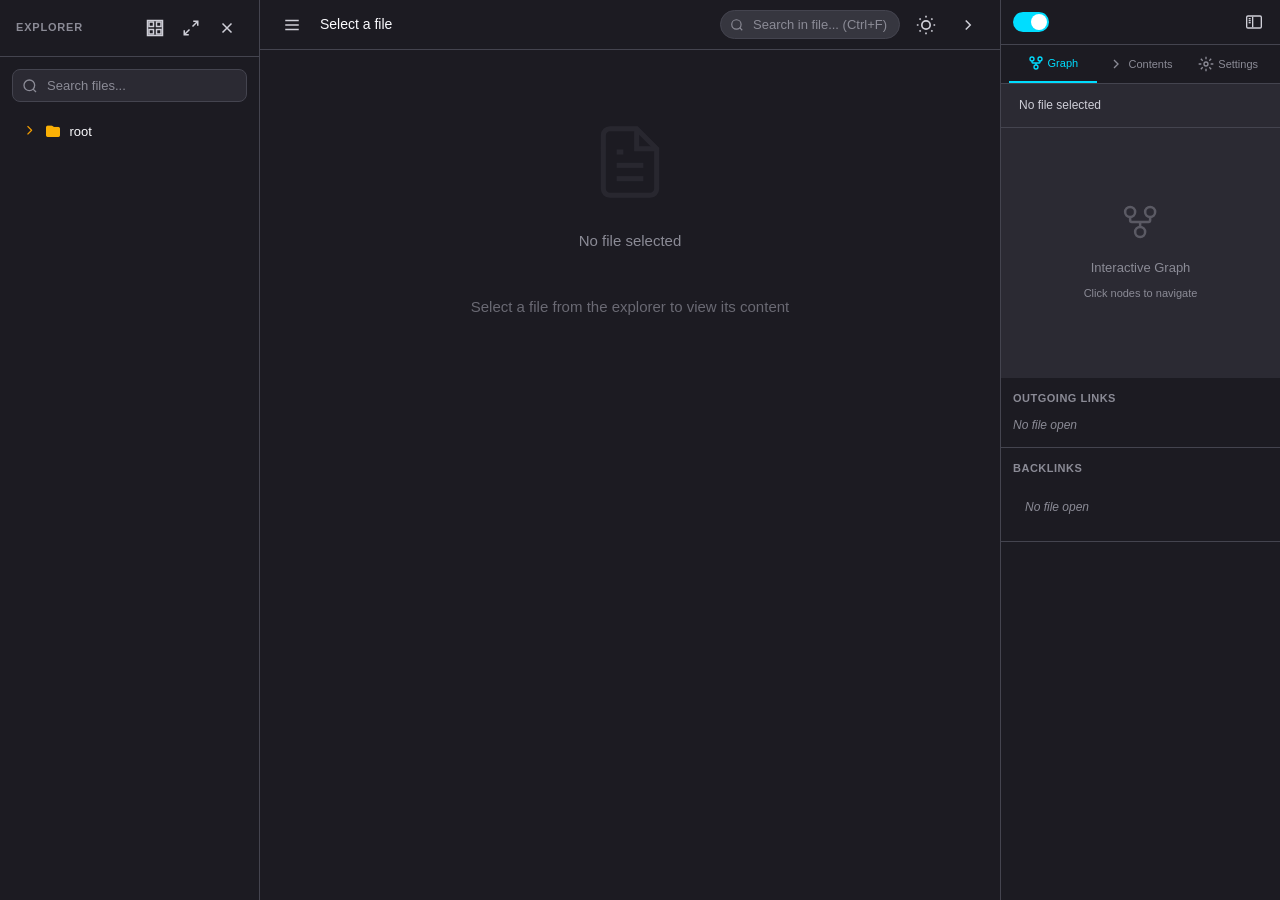
<file: index.html>
<!DOCTYPE html>
<html lang="en">

<head>
    <meta charset="UTF-8">
    <meta name="viewport" content="width=device-width, initial-scale=1.0">
    <meta name="description" content="Volt MD - Advanced Markdown Viewer like Obsidian">
    <meta name="theme-color" content="#1c1b22">
    <title>Volt MD - Smart Markdown Viewer</title>
    <link rel="stylesheet" href="volt-core/libs/font-awesome/css/all.min.css">
    <link rel="stylesheet" href="volt-core/style.css">
</head>

<body>
    <div class="app-container">
        <aside class="sidebar" id="sidebar" role="navigation" aria-label="File explorer">
            <div class="sidebar-header">
                <span class="sidebar-title">Explorer</span>
                <div class="sidebar-actions">
                    <button id="tree-collapse-all" class="toggle-btn" title="Collapse All" aria-label="Collapse All">
                        <svg viewBox="0 0 24 24" fill="none" stroke="currentColor" stroke-width="2">
                            <path d="M4 4h6v6H4zM14 4h6v6h-6zM4 14h6v6H4zM14 14h6v6h-6z" />
                            <path d="M2 2v20H22V2z" />
                        </svg>
                    </button>
                    <button id="reveal-current-file" class="toggle-btn" title="Reveal Current File"
                        aria-label="Reveal Current File">
                        <svg viewBox="0 0 24 24" fill="none" stroke="currentColor" stroke-width="2">
                            <path d="M15 3h6v6M9 21H3v-6M21 3l-7 7M3 21l7-7" />
                        </svg>
                    </button>
                    <button id="sidebar-close" class="toggle-btn" title="Close sidebar" aria-label="Close sidebar">
                        <svg viewBox="0 0 24 24" fill="none" stroke="currentColor" stroke-width="2">
                            <path d="M18 6 6 18M6 6l12 12" />
                        </svg>
                    </button>
                </div>
            </div>
            <div class="sidebar-content">
                <div class="search-container">
                    <svg class="search-icon" viewBox="0 0 24 24" fill="none" stroke="currentColor" stroke-width="2"
                        aria-hidden="true">
                        <circle cx="11" cy="11" r="8" />
                        <path d="m21 21-4.35-4.35" />
                    </svg>
                    <input type="text" id="search-input" class="search-input" placeholder="Search files..."
                        aria-label="Search files">
                </div>
                <div id="search-results" class="search-results" role="region" aria-label="Search results"></div>
                <div id="file-tree" class="file-tree" role="tree"></div>
            </div>
        </aside>
        <div class="sidebar-overlay" id="sidebar-overlay"></div>

        <main class="main-content" role="main">
            <header class="content-header">
                <div class="header-left">
                    <button id="sidebar-toggle" class="toggle-btn" title="Toggle Files (Ctrl+S)"
                        aria-label="Toggle sidebar">
                        <svg viewBox="0 0 24 24" fill="none" stroke="currentColor" stroke-width="2">
                            <path d="M3 12h18M3 6h18M3 18h18" />
                        </svg>
                    </button>
                    <span id="file-name-display" class="file-name-display">Select a file</span>
                </div>

                <div class="header-actions">
                    <div class="header-search">
                        <svg class="header-search-icon" viewBox="0 0 24 24" fill="none" stroke="currentColor"
                            stroke-width="2" aria-hidden="true">
                            <circle cx="11" cy="11" r="8" />
                            <path d="m21 21-4.35-4.35" />
                        </svg>
                        <input type="text" id="content-search-input" class="header-search-input"
                            placeholder="Search in file... (Ctrl+F)" aria-label="Search in file">
                    </div>

                    <button class="theme-toggle" id="theme-toggle-btn" title="Toggle Theme (Ctrl+D)"
                        aria-label="Toggle dark mode">
                        <svg viewBox="0 0 24 24" fill="none" stroke="currentColor" stroke-width="2">
                            <circle cx="12" cy="12" r="5" />
                            <path
                                d="M12 1v2M12 21v2M4.22 4.22l1.42 1.42M18.36 18.36l1.42 1.42M1 12h2M21 12h2M4.22 19.78l1.42-1.42M18.36 5.64l1.42-1.42" />
                        </svg>
                    </button>

                    <button id="toc-toggle" class="toggle-btn" title="Toggle Table of Contents" aria-label="Toggle TOC">
                        <svg viewBox="0 0 24 24" fill="none" stroke="currentColor" stroke-width="2">
                            <path d="M9 18l6-6-6-6" />
                        </svg>
                    </button>
                </div>
            </header>

            <div class="content-wrapper">
                <div id="content" class="markdown-body">
                    <div class="empty-state">
                        <svg viewBox="0 0 24 24" fill="none" stroke="currentColor" stroke-width="1.5"
                            aria-hidden="true">
                            <path d="M14 2H6a2 2 0 0 0-2 2v16a2 2 0 0 0 2 2h12a2 2 0 0 0 2-2V8z" />
                            <polyline points="14,2 14,8 20,8" />
                            <line x1="16" y1="13" x2="8" y2="13" />
                            <line x1="16" y1="17" x2="8" y2="17" />
                            <polyline points="10,9 9,9 8,9" />
                        </svg>
                        <p>No file selected</p>
                        <p class="empty-state-hint">Select a file from the explorer to view its content</p>
                    </div>
                </div>
            </div>
        </main>

        <div class="float-window-overlay" id="float-overlay"></div>
        <div class="float-window" id="float-window">
            <div class="float-window-header">
                <span class="float-window-title" id="float-title">Preview</span>
                <button class="float-window-close" id="float-close">
                    <svg viewBox="0 0 24 24" fill="none" stroke="currentColor" stroke-width="2" width="18" height="18">
                        <path d="M18 6 6 18M6 6l12 12" />
                    </svg>
                </button>
            </div>
            <div class="float-window-content" id="float-content"></div>
        </div>

        <aside class="toc-sidebar" id="toc-sidebar" role="complementary" aria-label="Document outline">
            <div class="sidebar-handle"></div>
            <div class="sidebar-topbar">
                <div class="topbar-content">
                    <label class="theme-toggle-container">
                        <input type="checkbox" class="theme-toggle-input" id="sidebar-theme-toggle">
                        <div class="toggle-background"></div>
                    </label>
                </div>
                <button class="clickable-icon sidebar-collapse-icon" id="right-sidebar-collapse"
                    aria-label="Collapse sidebar">
                    <svg viewBox="0 0 24 24" fill="none" stroke="currentColor" stroke-width="2">
                        <path
                            d="M21 3H3C1.89543 3 1 3.89543 1 5V19C1 20.1046 1.89543 21 3 21H21C22.1046 21 23 20.1046 23 19V5C23 3.89543 22.1046 3 21 3Z" />
                        <path d="M10 4V20" />
                        <path d="M4 7H7" />
                        <path d="M4 10H7" />
                        <path d="M4 13H7" />
                    </svg>
                </button>
            </div>
            <div class="sidebar-content-wrapper">
                <div class="sidebar-tabs">
                    <button class="sidebar-tab active" data-sidebar-tab="graph">
                        <svg viewBox="0 0 24 24" fill="none" stroke="currentColor" stroke-width="2" width="16"
                            height="16">
                            <circle cx="12" cy="18" r="3" />
                            <circle cx="6" cy="6" r="3" />
                            <circle cx="18" cy="6" r="3" />
                            <path d="M18 9v2c0 .6-.4 1-1 1H7c-.6 0-1-.4-1-1V9" />
                            <path d="M12 12v3" />
                        </svg>
                        Graph
                    </button>
                    <button class="sidebar-tab" data-sidebar-tab="toc">
                        <svg viewBox="0 0 24 24" fill="none" stroke="currentColor" stroke-width="2" width="16"
                            height="16">
                            <path d="M9 18l6-6-6-6" />
                        </svg>
                        Contents
                    </button>
                    <button class="sidebar-tab" data-sidebar-tab="settings">
                        <svg viewBox="0 0 24 24" fill="none" stroke="currentColor" stroke-width="2" width="16"
                            height="16">
                            <circle cx="12" cy="12" r="3" />
                            <path
                                d="M12 1v4M12 19v4M4.22 4.22l2.83 2.83M16.95 16.95l2.83 2.83M1 12h4M19 12h4M4.22 19.78l2.83-2.83M16.95 7.05l2.83-2.83" />
                        </svg>
                        Settings
                    </button>
                </div>
                <div class="leaf-content">
                    <div class="sidebar-panel active" id="panel-graph">
                        <div class="graph-view-wrapper">
                            <div class="breadcrumbs" id="breadcrumbs"></div>
                            <div class="graph-canvas-container">
                                <div id="network"></div>
                                <div class="graph-empty-state">
                                    <svg viewBox="0 0 24 24" fill="none" stroke="currentColor" stroke-width="1.5"
                                        width="40" height="40">
                                        <circle cx="12" cy="18" r="3" />
                                        <circle cx="6" cy="6" r="3" />
                                        <circle cx="18" cy="6" r="3" />
                                        <path d="M18 9v2c0 .6-.4 1-1 1H7c-.6 0-1-.4-1-1V9" />
                                        <path d="M12 12v3" />
                                    </svg>
                                    <p>Interactive Graph</p>
                                    <span>Click nodes to navigate</span>
                                </div>
                            </div>
                            <div class="links-section" id="outgoing-section">
                                <div class="links-header">Outgoing Links</div>
                                <div class="links-list" id="outgoing-list"></div>
                            </div>
                            <div class="backlinks-section" id="backlinks-section">
                                <div class="backlinks-header">Backlinks</div>
                                <div class="backlinks-list" id="backlinks-list"></div>
                            </div>
                        </div>
                    </div>
                    <div class="sidebar-panel" id="panel-toc">
                        <div class="tree-container" id="outline">
                            <div id="toc-content" class="toc-panel-content"></div>
                        </div>
                    </div>
                    <div class="sidebar-panel" id="panel-settings">
                        <div class="settings-section">
                            <div class="settings-group">
                                <label class="settings-label">Primary Color</label>
                                <div class="color-picker-wrapper">
                                    <input type="color" id="setting-primary-color" class="color-picker" value="#228be6">
                                    <span class="color-value" id="primary-color-value">#228be6</span>
                                </div>
                            </div>
                            <div class="settings-group">
                                <label class="settings-label">Font Size</label>
                                <select id="setting-font-size" class="settings-select">
                                    <option value="14">Small (14px)</option>
                                    <option value="16" selected>Medium (16px)</option>
                                    <option value="18">Large (18px)</option>
                                    <option value="20">Extra Large (20px)</option>
                                    <option value="22">Huge (22px)</option>
                                </select>
                            </div>
                            <div class="settings-group">
                                <label class="settings-label">Font Weight</label>
                                <select id="setting-font-weight" class="settings-select">
                                    <option value="300">Light</option>
                                    <option value="400" selected>Regular</option>
                                    <option value="500">Medium</option>
                                    <option value="600">Semi Bold</option>
                                    <option value="700">Bold</option>
                                </select>
                            </div>
                            <div class="settings-group">
                                <label class="settings-label">Font Family</label>
                                <select id="setting-font-family" class="settings-select">
                                    <option value="-apple-system, BlinkMacSystemFont, 'Segoe UI', Roboto, sans-serif">
                                        System Default</option>
                                    <option value="'Inter', -apple-system, BlinkMacSystemFont, sans-serif">Inter
                                    </option>
                                    <option value="'Georgia', serif">Georgia</option>
                                    <option value="'Times New Roman', serif">Times New Roman</option>
                                    <option value="'Courier New', monospace">Courier New</option>
                                    <option value="'Arial', sans-serif">Arial</option>
                                    <option value="sans-serif">Sans Serif</option>
                                    <option value="serif">Serif</option>
                                    <option value="monospace">Monospace</option>
                                </select>
                            </div>
                            <div class="settings-group">
                                <label class="settings-label">Theme</label>
                                <div class="theme-buttons">
                                    <button class="theme-btn" data-theme="light">
                                        <svg viewBox="0 0 24 24" fill="none" stroke="currentColor" stroke-width="2"
                                            width="16" height="16">
                                            <circle cx="12" cy="12" r="5" />
                                            <path
                                                d="M12 1v2M12 21v2M4.22 4.22l1.42 1.42M18.36 18.36l1.42 1.42M1 12h2M21 12h2M4.22 19.78l1.42-1.42M18.36 5.64l1.42-1.42" />
                                        </svg>
                                        Light
                                    </button>
                                    <button class="theme-btn active" data-theme="dark">
                                        <svg viewBox="0 0 24 24" fill="none" stroke="currentColor" stroke-width="2"
                                            width="16" height="16">
                                            <path d="M21 12.79A9 9 0 1 1 11.21 3 7 7 0 0 0 21 12.79z" />
                                        </svg>
                                        Dark
                                    </button>
                                </div>
                            </div>
                            <div class="settings-group">
                                <label class="settings-label">Export to PDF</label>
                                <button id="export-pdf-btn" class="settings-button">
                                    <svg viewBox="0 0 24 24" fill="none" stroke="currentColor" stroke-width="2"
                                        width="16" height="16">
                                        <path d="M14 2H6a2 2 0 0 0-2 2v16a2 2 0 0 0 2 2h12a2 2 0 0 0 2-2V8z" />
                                        <polyline points="14 2 14 8 20 8" />
                                        <line x1="16" y1="13" x2="8" y2="13" />
                                        <line x1="16" y1="17" x2="8" y2="17" />
                                        <polyline points="10 9 9 9 8 9" />
                                    </svg>
                                    Export PDF
                                </button>
                            </div>
                            <div class="settings-group">
                                <label class="settings-label">Reset Settings</label>
                                <button id="reset-settings-btn" class="settings-button danger">
                                    <svg viewBox="0 0 24 24" fill="none" stroke="currentColor" stroke-width="2"
                                        width="16" height="16">
                                        <polyline points="1 4 1 10 7 10" />
                                        <path d="M3.51 15a9 9 0 1 0 2.13-9.36L1 10" />
                                    </svg>
                                    Reset All
                                </button>
                            </div>
                            <div class="settings-group">
                                <label class="settings-label">Custom JavaScript</label>
                                <textarea id="setting-custom-js" class="settings-textarea"
                                    placeholder="// Enter your custom JavaScript here..."></textarea>
                                <button id="save-custom-js-btn" class="settings-button" style="margin-top: 8px;">
                                    Save Custom JS
                                </button>
                            </div>
                        </div>
                    </div>
                </div>
            </div>
        </aside>
    </div>

    <script src="volt-core/libs/marked.min.js"></script>
    <script src="volt-core/libs/highlight.min.js"></script>
    <script src="volt-core/libs/mermaid.min.js"></script>
    <script src="volt-core/libs/vis-network.min.js"></script>
    <link rel="stylesheet" href="volt-core/libs/katex.min.css">
    <script src="volt-core/libs/katex.min.js"></script>
</body>
<script src="volt-core/app.js"></script>
<script src="volt-core/base.js"></script>
<script>
    document.addEventListener('DOMContentLoaded', () => {
        const params = new URLSearchParams(window.location.search);
        const baseUrl = params.get('baseUrl') || '';
        window.voltMD = new VoltMDCore({
            jsonUrl: 'volt-core/base.js',
            baseUrl: baseUrl
        });
    });
</script>

</html>
</file>
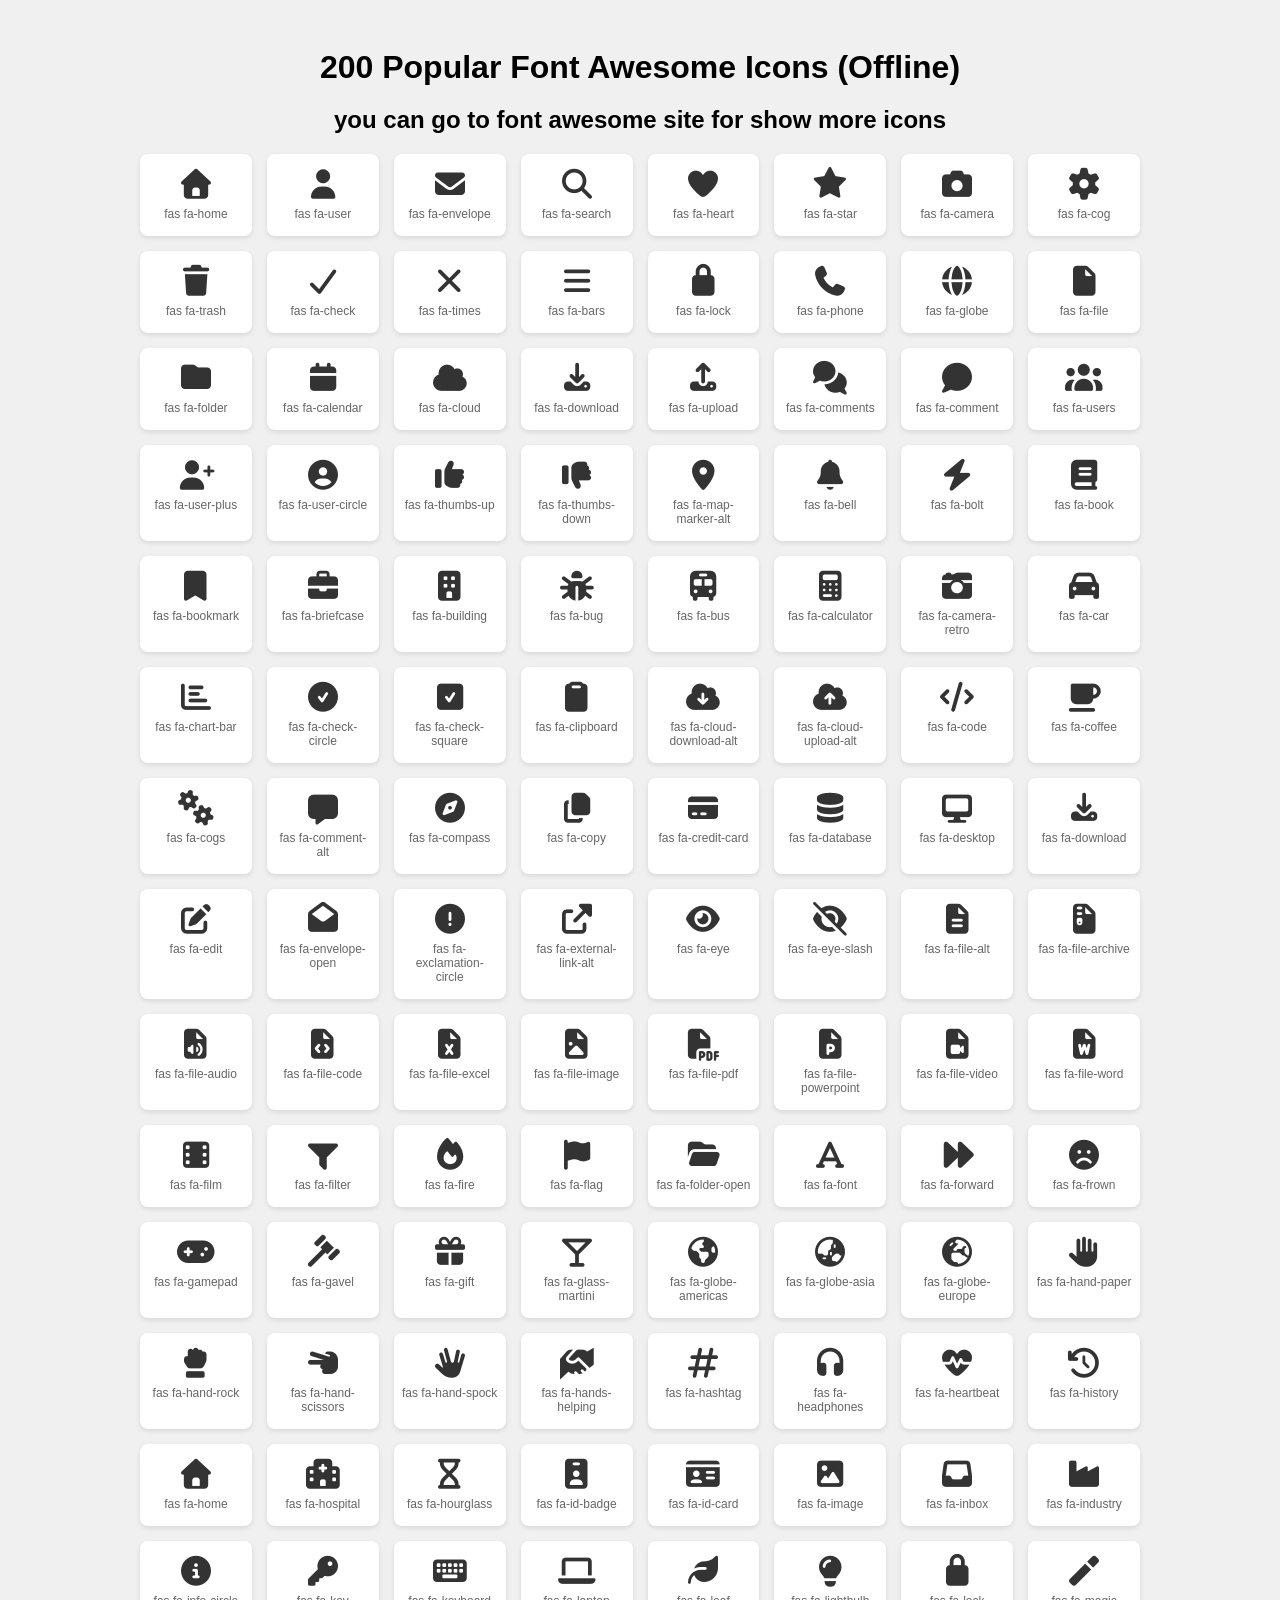
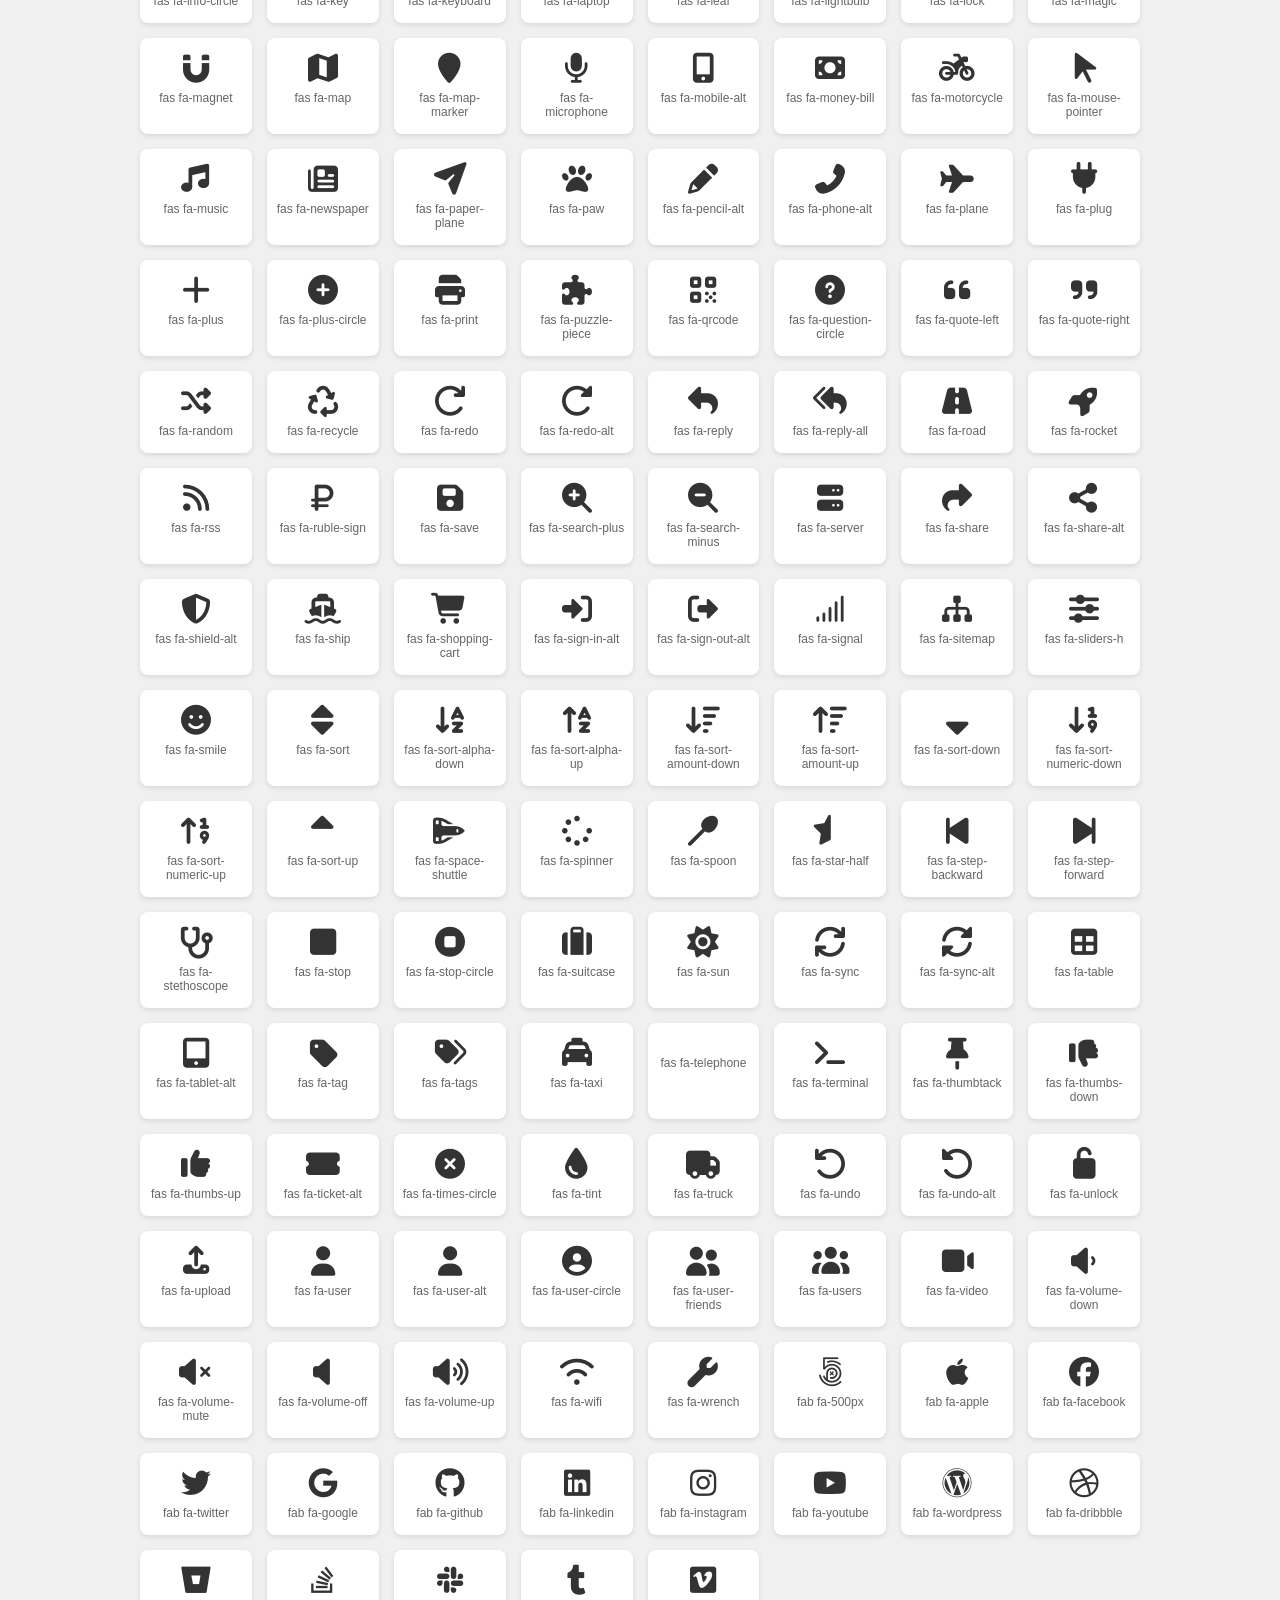
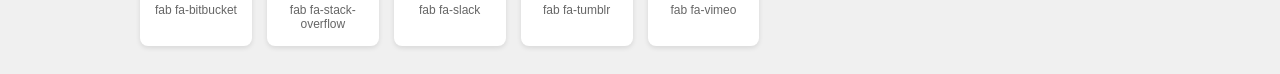
<file: volt-core/libs/font-awesome/index.html>
<!DOCTYPE html>
<html lang="en">
<head>
<meta charset="UTF-8" />
<meta name="viewport" content="width=device-width, initial-scale=1" />
<title>200 Popular Font Awesome Icons (Offline)</title>
<link rel="stylesheet" href="css/all.min.css" />
<style>
  body {
    font-family: Arial, sans-serif;
    padding: 20px;
    background: #f0f0f0;
  }
  h1 {
    text-align: center;
    margin-bottom: 10px;
  }
  h2{
    text-align: center;
  }
  .icon-grid {
    display: grid;
    grid-template-columns: repeat(auto-fill, minmax(110px, 1fr));
    gap: 15px;
    max-width: 1000px;
    margin: 0 auto;
  }
  .icon-item {
    background: white;
    border-radius: 8px;
    padding: 15px 8px;
    text-align: center;
    box-shadow: 0 2px 5px rgba(0,0,0,0.1);
    cursor: default;
  }
  .icon-item i {
    font-size: 30px;
    color: #333;
    margin-bottom: 8px;
    user-select: none;
  }
  .icon-class {
    font-size: 12px;
    color: #666;
    word-break: break-word;
  }
</style>
</head>
<body>
  <h1>200 Popular Font Awesome Icons (Offline)</h1>
  <h2>you can go to font awesome site for show more icons</h2>
  <div class="icon-grid">
    <!-- Icon items start -->
    <div class="icon-item"><i class="fas fa-home"></i><div class="icon-class">fas fa-home</div></div>
    <div class="icon-item"><i class="fas fa-user"></i><div class="icon-class">fas fa-user</div></div>
    <div class="icon-item"><i class="fas fa-envelope"></i><div class="icon-class">fas fa-envelope</div></div>
    <div class="icon-item"><i class="fas fa-search"></i><div class="icon-class">fas fa-search</div></div>
    <div class="icon-item"><i class="fas fa-heart"></i><div class="icon-class">fas fa-heart</div></div>
    <div class="icon-item"><i class="fas fa-star"></i><div class="icon-class">fas fa-star</div></div>
    <div class="icon-item"><i class="fas fa-camera"></i><div class="icon-class">fas fa-camera</div></div>
    <div class="icon-item"><i class="fas fa-cog"></i><div class="icon-class">fas fa-cog</div></div>
    <div class="icon-item"><i class="fas fa-trash"></i><div class="icon-class">fas fa-trash</div></div>
    <div class="icon-item"><i class="fas fa-check"></i><div class="icon-class">fas fa-check</div></div>
    <div class="icon-item"><i class="fas fa-times"></i><div class="icon-class">fas fa-times</div></div>
    <div class="icon-item"><i class="fas fa-bars"></i><div class="icon-class">fas fa-bars</div></div>
    <div class="icon-item"><i class="fas fa-lock"></i><div class="icon-class">fas fa-lock</div></div>
    <div class="icon-item"><i class="fas fa-phone"></i><div class="icon-class">fas fa-phone</div></div>
    <div class="icon-item"><i class="fas fa-globe"></i><div class="icon-class">fas fa-globe</div></div>
    <!-- more icons here ... -->
    <div class="icon-item"><i class="fas fa-file"></i><div class="icon-class">fas fa-file</div></div>
    <div class="icon-item"><i class="fas fa-folder"></i><div class="icon-class">fas fa-folder</div></div>
    <div class="icon-item"><i class="fas fa-calendar"></i><div class="icon-class">fas fa-calendar</div></div>
    <div class="icon-item"><i class="fas fa-cloud"></i><div class="icon-class">fas fa-cloud</div></div>
    <div class="icon-item"><i class="fas fa-download"></i><div class="icon-class">fas fa-download</div></div>
    <div class="icon-item"><i class="fas fa-upload"></i><div class="icon-class">fas fa-upload</div></div>
    <div class="icon-item"><i class="fas fa-comments"></i><div class="icon-class">fas fa-comments</div></div>
    <div class="icon-item"><i class="fas fa-comment"></i><div class="icon-class">fas fa-comment</div></div>
    <div class="icon-item"><i class="fas fa-users"></i><div class="icon-class">fas fa-users</div></div>
    <div class="icon-item"><i class="fas fa-user-plus"></i><div class="icon-class">fas fa-user-plus</div></div>
    <div class="icon-item"><i class="fas fa-user-circle"></i><div class="icon-class">fas fa-user-circle</div></div>
    <div class="icon-item"><i class="fas fa-thumbs-up"></i><div class="icon-class">fas fa-thumbs-up</div></div>
    <div class="icon-item"><i class="fas fa-thumbs-down"></i><div class="icon-class">fas fa-thumbs-down</div></div>
    <div class="icon-item"><i class="fas fa-map-marker-alt"></i><div class="icon-class">fas fa-map-marker-alt</div></div>
    <div class="icon-item"><i class="fas fa-bell"></i><div class="icon-class">fas fa-bell</div></div>
    <div class="icon-item"><i class="fas fa-bolt"></i><div class="icon-class">fas fa-bolt</div></div>
    <div class="icon-item"><i class="fas fa-book"></i><div class="icon-class">fas fa-book</div></div>
    <div class="icon-item"><i class="fas fa-bookmark"></i><div class="icon-class">fas fa-bookmark</div></div>
    <div class="icon-item"><i class="fas fa-briefcase"></i><div class="icon-class">fas fa-briefcase</div></div>
    <div class="icon-item"><i class="fas fa-building"></i><div class="icon-class">fas fa-building</div></div>
    <div class="icon-item"><i class="fas fa-bug"></i><div class="icon-class">fas fa-bug</div></div>
    <div class="icon-item"><i class="fas fa-bus"></i><div class="icon-class">fas fa-bus</div></div>
    <div class="icon-item"><i class="fas fa-calculator"></i><div class="icon-class">fas fa-calculator</div></div>
    <div class="icon-item"><i class="fas fa-camera-retro"></i><div class="icon-class">fas fa-camera-retro</div></div>
    <div class="icon-item"><i class="fas fa-car"></i><div class="icon-class">fas fa-car</div></div>
    <div class="icon-item"><i class="fas fa-chart-bar"></i><div class="icon-class">fas fa-chart-bar</div></div>
    <div class="icon-item"><i class="fas fa-check-circle"></i><div class="icon-class">fas fa-check-circle</div></div>
    <div class="icon-item"><i class="fas fa-check-square"></i><div class="icon-class">fas fa-check-square</div></div>
    <div class="icon-item"><i class="fas fa-clipboard"></i><div class="icon-class">fas fa-clipboard</div></div>
    <div class="icon-item"><i class="fas fa-cloud-download-alt"></i><div class="icon-class">fas fa-cloud-download-alt</div></div>
    <div class="icon-item"><i class="fas fa-cloud-upload-alt"></i><div class="icon-class">fas fa-cloud-upload-alt</div></div>
    <div class="icon-item"><i class="fas fa-code"></i><div class="icon-class">fas fa-code</div></div>
    <div class="icon-item"><i class="fas fa-coffee"></i><div class="icon-class">fas fa-coffee</div></div>
    <div class="icon-item"><i class="fas fa-cogs"></i><div class="icon-class">fas fa-cogs</div></div>
    <div class="icon-item"><i class="fas fa-comment-alt"></i><div class="icon-class">fas fa-comment-alt</div></div>
    <div class="icon-item"><i class="fas fa-compass"></i><div class="icon-class">fas fa-compass</div></div>
    <div class="icon-item"><i class="fas fa-copy"></i><div class="icon-class">fas fa-copy</div></div>
    <div class="icon-item"><i class="fas fa-credit-card"></i><div class="icon-class">fas fa-credit-card</div></div>
    <div class="icon-item"><i class="fas fa-database"></i><div class="icon-class">fas fa-database</div></div>
    <div class="icon-item"><i class="fas fa-desktop"></i><div class="icon-class">fas fa-desktop</div></div>
    <div class="icon-item"><i class="fas fa-download"></i><div class="icon-class">fas fa-download</div></div>
    <div class="icon-item"><i class="fas fa-edit"></i><div class="icon-class">fas fa-edit</div></div>
    <div class="icon-item"><i class="fas fa-envelope-open"></i><div class="icon-class">fas fa-envelope-open</div></div>
    <div class="icon-item"><i class="fas fa-exclamation-circle"></i><div class="icon-class">fas fa-exclamation-circle</div></div>
    <div class="icon-item"><i class="fas fa-external-link-alt"></i><div class="icon-class">fas fa-external-link-alt</div></div>
    <div class="icon-item"><i class="fas fa-eye"></i><div class="icon-class">fas fa-eye</div></div>
    <div class="icon-item"><i class="fas fa-eye-slash"></i><div class="icon-class">fas fa-eye-slash</div></div>
    <div class="icon-item"><i class="fas fa-file-alt"></i><div class="icon-class">fas fa-file-alt</div></div>
    <div class="icon-item"><i class="fas fa-file-archive"></i><div class="icon-class">fas fa-file-archive</div></div>
    <div class="icon-item"><i class="fas fa-file-audio"></i><div class="icon-class">fas fa-file-audio</div></div>
    <div class="icon-item"><i class="fas fa-file-code"></i><div class="icon-class">fas fa-file-code</div></div>
    <div class="icon-item"><i class="fas fa-file-excel"></i><div class="icon-class">fas fa-file-excel</div></div>
    <div class="icon-item"><i class="fas fa-file-image"></i><div class="icon-class">fas fa-file-image</div></div>
    <div class="icon-item"><i class="fas fa-file-pdf"></i><div class="icon-class">fas fa-file-pdf</div></div>
    <div class="icon-item"><i class="fas fa-file-powerpoint"></i><div class="icon-class">fas fa-file-powerpoint</div></div>
    <div class="icon-item"><i class="fas fa-file-video"></i><div class="icon-class">fas fa-file-video</div></div>
    <div class="icon-item"><i class="fas fa-file-word"></i><div class="icon-class">fas fa-file-word</div></div>
    <div class="icon-item"><i class="fas fa-film"></i><div class="icon-class">fas fa-film</div></div>
    <div class="icon-item"><i class="fas fa-filter"></i><div class="icon-class">fas fa-filter</div></div>
    <div class="icon-item"><i class="fas fa-fire"></i><div class="icon-class">fas fa-fire</div></div>
    <div class="icon-item"><i class="fas fa-flag"></i><div class="icon-class">fas fa-flag</div></div>
    <div class="icon-item"><i class="fas fa-folder-open"></i><div class="icon-class">fas fa-folder-open</div></div>
    <div class="icon-item"><i class="fas fa-font"></i><div class="icon-class">fas fa-font</div></div>
    <div class="icon-item"><i class="fas fa-forward"></i><div class="icon-class">fas fa-forward</div></div>
    <div class="icon-item"><i class="fas fa-frown"></i><div class="icon-class">fas fa-frown</div></div>
    <div class="icon-item"><i class="fas fa-gamepad"></i><div class="icon-class">fas fa-gamepad</div></div>
    <div class="icon-item"><i class="fas fa-gavel"></i><div class="icon-class">fas fa-gavel</div></div>
    <div class="icon-item"><i class="fas fa-gift"></i><div class="icon-class">fas fa-gift</div></div>
    <div class="icon-item"><i class="fas fa-glass-martini"></i><div class="icon-class">fas fa-glass-martini</div></div>
    <div class="icon-item"><i class="fas fa-globe-americas"></i><div class="icon-class">fas fa-globe-americas</div></div>
    <div class="icon-item"><i class="fas fa-globe-asia"></i><div class="icon-class">fas fa-globe-asia</div></div>
    <div class="icon-item"><i class="fas fa-globe-europe"></i><div class="icon-class">fas fa-globe-europe</div></div>
    <div class="icon-item"><i class="fas fa-hand-paper"></i><div class="icon-class">fas fa-hand-paper</div></div>
    <div class="icon-item"><i class="fas fa-hand-rock"></i><div class="icon-class">fas fa-hand-rock</div></div>
    <div class="icon-item"><i class="fas fa-hand-scissors"></i><div class="icon-class">fas fa-hand-scissors</div></div>
    <div class="icon-item"><i class="fas fa-hand-spock"></i><div class="icon-class">fas fa-hand-spock</div></div>
    <div class="icon-item"><i class="fas fa-hands-helping"></i><div class="icon-class">fas fa-hands-helping</div></div>
    <div class="icon-item"><i class="fas fa-hashtag"></i><div class="icon-class">fas fa-hashtag</div></div>
    <div class="icon-item"><i class="fas fa-headphones"></i><div class="icon-class">fas fa-headphones</div></div>
    <div class="icon-item"><i class="fas fa-heartbeat"></i><div class="icon-class">fas fa-heartbeat</div></div>
    <div class="icon-item"><i class="fas fa-history"></i><div class="icon-class">fas fa-history</div></div>
    <div class="icon-item"><i class="fas fa-home"></i><div class="icon-class">fas fa-home</div></div>
    <div class="icon-item"><i class="fas fa-hospital"></i><div class="icon-class">fas fa-hospital</div></div>
    <div class="icon-item"><i class="fas fa-hourglass"></i><div class="icon-class">fas fa-hourglass</div></div>
    <div class="icon-item"><i class="fas fa-id-badge"></i><div class="icon-class">fas fa-id-badge</div></div>
    <div class="icon-item"><i class="fas fa-id-card"></i><div class="icon-class">fas fa-id-card</div></div>
    <div class="icon-item"><i class="fas fa-image"></i><div class="icon-class">fas fa-image</div></div>
    <div class="icon-item"><i class="fas fa-inbox"></i><div class="icon-class">fas fa-inbox</div></div>
    <div class="icon-item"><i class="fas fa-industry"></i><div class="icon-class">fas fa-industry</div></div>
    <div class="icon-item"><i class="fas fa-info-circle"></i><div class="icon-class">fas fa-info-circle</div></div>
    <div class="icon-item"><i class="fas fa-key"></i><div class="icon-class">fas fa-key</div></div>
    <div class="icon-item"><i class="fas fa-keyboard"></i><div class="icon-class">fas fa-keyboard</div></div>
    <div class="icon-item"><i class="fas fa-laptop"></i><div class="icon-class">fas fa-laptop</div></div>
    <div class="icon-item"><i class="fas fa-leaf"></i><div class="icon-class">fas fa-leaf</div></div>
    <div class="icon-item"><i class="fas fa-lightbulb"></i><div class="icon-class">fas fa-lightbulb</div></div>
    <div class="icon-item"><i class="fas fa-lock"></i><div class="icon-class">fas fa-lock</div></div>
    <div class="icon-item"><i class="fas fa-magic"></i><div class="icon-class">fas fa-magic</div></div>
    <div class="icon-item"><i class="fas fa-magnet"></i><div class="icon-class">fas fa-magnet</div></div>
    <div class="icon-item"><i class="fas fa-map"></i><div class="icon-class">fas fa-map</div></div>
    <div class="icon-item"><i class="fas fa-map-marker"></i><div class="icon-class">fas fa-map-marker</div></div>
    <div class="icon-item"><i class="fas fa-microphone"></i><div class="icon-class">fas fa-microphone</div></div>
    <div class="icon-item"><i class="fas fa-mobile-alt"></i><div class="icon-class">fas fa-mobile-alt</div></div>
    <div class="icon-item"><i class="fas fa-money-bill"></i><div class="icon-class">fas fa-money-bill</div></div>
    <div class="icon-item"><i class="fas fa-motorcycle"></i><div class="icon-class">fas fa-motorcycle</div></div>
    <div class="icon-item"><i class="fas fa-mouse-pointer"></i><div class="icon-class">fas fa-mouse-pointer</div></div>
    <div class="icon-item"><i class="fas fa-music"></i><div class="icon-class">fas fa-music</div></div>
    <div class="icon-item"><i class="fas fa-newspaper"></i><div class="icon-class">fas fa-newspaper</div></div>
    <div class="icon-item"><i class="fas fa-paper-plane"></i><div class="icon-class">fas fa-paper-plane</div></div>
    <div class="icon-item"><i class="fas fa-paw"></i><div class="icon-class">fas fa-paw</div></div>
    <div class="icon-item"><i class="fas fa-pencil-alt"></i><div class="icon-class">fas fa-pencil-alt</div></div>
    <div class="icon-item"><i class="fas fa-phone-alt"></i><div class="icon-class">fas fa-phone-alt</div></div>
    <div class="icon-item"><i class="fas fa-plane"></i><div class="icon-class">fas fa-plane</div></div>
    <div class="icon-item"><i class="fas fa-plug"></i><div class="icon-class">fas fa-plug</div></div>
    <div class="icon-item"><i class="fas fa-plus"></i><div class="icon-class">fas fa-plus</div></div>
    <div class="icon-item"><i class="fas fa-plus-circle"></i><div class="icon-class">fas fa-plus-circle</div></div>
    <div class="icon-item"><i class="fas fa-print"></i><div class="icon-class">fas fa-print</div></div>
    <div class="icon-item"><i class="fas fa-puzzle-piece"></i><div class="icon-class">fas fa-puzzle-piece</div></div>
    <div class="icon-item"><i class="fas fa-qrcode"></i><div class="icon-class">fas fa-qrcode</div></div>
    <div class="icon-item"><i class="fas fa-question-circle"></i><div class="icon-class">fas fa-question-circle</div></div>
    <div class="icon-item"><i class="fas fa-quote-left"></i><div class="icon-class">fas fa-quote-left</div></div>
    <div class="icon-item"><i class="fas fa-quote-right"></i><div class="icon-class">fas fa-quote-right</div></div>
    <div class="icon-item"><i class="fas fa-random"></i><div class="icon-class">fas fa-random</div></div>
    <div class="icon-item"><i class="fas fa-recycle"></i><div class="icon-class">fas fa-recycle</div></div>
    <div class="icon-item"><i class="fas fa-redo"></i><div class="icon-class">fas fa-redo</div></div>
    <div class="icon-item"><i class="fas fa-redo-alt"></i><div class="icon-class">fas fa-redo-alt</div></div>
    <div class="icon-item"><i class="fas fa-reply"></i><div class="icon-class">fas fa-reply</div></div>
    <div class="icon-item"><i class="fas fa-reply-all"></i><div class="icon-class">fas fa-reply-all</div></div>
    <div class="icon-item"><i class="fas fa-road"></i><div class="icon-class">fas fa-road</div></div>
    <div class="icon-item"><i class="fas fa-rocket"></i><div class="icon-class">fas fa-rocket</div></div>
    <div class="icon-item"><i class="fas fa-rss"></i><div class="icon-class">fas fa-rss</div></div>
    <div class="icon-item"><i class="fas fa-ruble-sign"></i><div class="icon-class">fas fa-ruble-sign</div></div>
    <div class="icon-item"><i class="fas fa-save"></i><div class="icon-class">fas fa-save</div></div>
    <div class="icon-item"><i class="fas fa-search-plus"></i><div class="icon-class">fas fa-search-plus</div></div>
    <div class="icon-item"><i class="fas fa-search-minus"></i><div class="icon-class">fas fa-search-minus</div></div>
    <div class="icon-item"><i class="fas fa-server"></i><div class="icon-class">fas fa-server</div></div>
    <div class="icon-item"><i class="fas fa-share"></i><div class="icon-class">fas fa-share</div></div>
    <div class="icon-item"><i class="fas fa-share-alt"></i><div class="icon-class">fas fa-share-alt</div></div>
    <div class="icon-item"><i class="fas fa-shield-alt"></i><div class="icon-class">fas fa-shield-alt</div></div>
    <div class="icon-item"><i class="fas fa-ship"></i><div class="icon-class">fas fa-ship</div></div>
    <div class="icon-item"><i class="fas fa-shopping-cart"></i><div class="icon-class">fas fa-shopping-cart</div></div>
    <div class="icon-item"><i class="fas fa-sign-in-alt"></i><div class="icon-class">fas fa-sign-in-alt</div></div>
    <div class="icon-item"><i class="fas fa-sign-out-alt"></i><div class="icon-class">fas fa-sign-out-alt</div></div>
    <div class="icon-item"><i class="fas fa-signal"></i><div class="icon-class">fas fa-signal</div></div>
    <div class="icon-item"><i class="fas fa-sitemap"></i><div class="icon-class">fas fa-sitemap</div></div>
    <div class="icon-item"><i class="fas fa-sliders-h"></i><div class="icon-class">fas fa-sliders-h</div></div>
    <div class="icon-item"><i class="fas fa-smile"></i><div class="icon-class">fas fa-smile</div></div>
    <div class="icon-item"><i class="fas fa-sort"></i><div class="icon-class">fas fa-sort</div></div>
    <div class="icon-item"><i class="fas fa-sort-alpha-down"></i><div class="icon-class">fas fa-sort-alpha-down</div></div>
    <div class="icon-item"><i class="fas fa-sort-alpha-up"></i><div class="icon-class">fas fa-sort-alpha-up</div></div>
    <div class="icon-item"><i class="fas fa-sort-amount-down"></i><div class="icon-class">fas fa-sort-amount-down</div></div>
    <div class="icon-item"><i class="fas fa-sort-amount-up"></i><div class="icon-class">fas fa-sort-amount-up</div></div>
    <div class="icon-item"><i class="fas fa-sort-down"></i><div class="icon-class">fas fa-sort-down</div></div>
    <div class="icon-item"><i class="fas fa-sort-numeric-down"></i><div class="icon-class">fas fa-sort-numeric-down</div></div>
    <div class="icon-item"><i class="fas fa-sort-numeric-up"></i><div class="icon-class">fas fa-sort-numeric-up</div></div>
    <div class="icon-item"><i class="fas fa-sort-up"></i><div class="icon-class">fas fa-sort-up</div></div>
    <div class="icon-item"><i class="fas fa-space-shuttle"></i><div class="icon-class">fas fa-space-shuttle</div></div>
    <div class="icon-item"><i class="fas fa-spinner"></i><div class="icon-class">fas fa-spinner</div></div>
    <div class="icon-item"><i class="fas fa-spoon"></i><div class="icon-class">fas fa-spoon</div></div>
    <div class="icon-item"><i class="fas fa-star-half"></i><div class="icon-class">fas fa-star-half</div></div>
    <div class="icon-item"><i class="fas fa-step-backward"></i><div class="icon-class">fas fa-step-backward</div></div>
    <div class="icon-item"><i class="fas fa-step-forward"></i><div class="icon-class">fas fa-step-forward</div></div>
    <div class="icon-item"><i class="fas fa-stethoscope"></i><div class="icon-class">fas fa-stethoscope</div></div>
    <div class="icon-item"><i class="fas fa-stop"></i><div class="icon-class">fas fa-stop</div></div>
    <div class="icon-item"><i class="fas fa-stop-circle"></i><div class="icon-class">fas fa-stop-circle</div></div>
    <div class="icon-item"><i class="fas fa-suitcase"></i><div class="icon-class">fas fa-suitcase</div></div>
    <div class="icon-item"><i class="fas fa-sun"></i><div class="icon-class">fas fa-sun</div></div>
    <div class="icon-item"><i class="fas fa-sync"></i><div class="icon-class">fas fa-sync</div></div>
    <div class="icon-item"><i class="fas fa-sync-alt"></i><div class="icon-class">fas fa-sync-alt</div></div>
    <div class="icon-item"><i class="fas fa-table"></i><div class="icon-class">fas fa-table</div></div>
    <div class="icon-item"><i class="fas fa-tablet-alt"></i><div class="icon-class">fas fa-tablet-alt</div></div>
    <div class="icon-item"><i class="fas fa-tag"></i><div class="icon-class">fas fa-tag</div></div>
    <div class="icon-item"><i class="fas fa-tags"></i><div class="icon-class">fas fa-tags</div></div>
    <div class="icon-item"><i class="fas fa-taxi"></i><div class="icon-class">fas fa-taxi</div></div>
    <div class="icon-item"><i class="fas fa-telephone"></i><div class="icon-class">fas fa-telephone</div></div>
    <div class="icon-item"><i class="fas fa-terminal"></i><div class="icon-class">fas fa-terminal</div></div>
    <div class="icon-item"><i class="fas fa-thumbtack"></i><div class="icon-class">fas fa-thumbtack</div></div>
    <div class="icon-item"><i class="fas fa-thumbs-down"></i><div class="icon-class">fas fa-thumbs-down</div></div>
    <div class="icon-item"><i class="fas fa-thumbs-up"></i><div class="icon-class">fas fa-thumbs-up</div></div>
    <div class="icon-item"><i class="fas fa-ticket-alt"></i><div class="icon-class">fas fa-ticket-alt</div></div>
    <div class="icon-item"><i class="fas fa-times-circle"></i><div class="icon-class">fas fa-times-circle</div></div>
    <div class="icon-item"><i class="fas fa-tint"></i><div class="icon-class">fas fa-tint</div></div>
    <div class="icon-item"><i class="fas fa-truck"></i><div class="icon-class">fas fa-truck</div></div>
    <div class="icon-item"><i class="fas fa-undo"></i><div class="icon-class">fas fa-undo</div></div>
    <div class="icon-item"><i class="fas fa-undo-alt"></i><div class="icon-class">fas fa-undo-alt</div></div>
    <div class="icon-item"><i class="fas fa-unlock"></i><div class="icon-class">fas fa-unlock</div></div>
    <div class="icon-item"><i class="fas fa-upload"></i><div class="icon-class">fas fa-upload</div></div>
    <div class="icon-item"><i class="fas fa-user"></i><div class="icon-class">fas fa-user</div></div>
    <div class="icon-item"><i class="fas fa-user-alt"></i><div class="icon-class">fas fa-user-alt</div></div>
    <div class="icon-item"><i class="fas fa-user-circle"></i><div class="icon-class">fas fa-user-circle</div></div>
    <div class="icon-item"><i class="fas fa-user-friends"></i><div class="icon-class">fas fa-user-friends</div></div>
    <div class="icon-item"><i class="fas fa-users"></i><div class="icon-class">fas fa-users</div></div>
    <div class="icon-item"><i class="fas fa-video"></i><div class="icon-class">fas fa-video</div></div>
    <div class="icon-item"><i class="fas fa-volume-down"></i><div class="icon-class">fas fa-volume-down</div></div>
    <div class="icon-item"><i class="fas fa-volume-mute"></i><div class="icon-class">fas fa-volume-mute</div></div>
    <div class="icon-item"><i class="fas fa-volume-off"></i><div class="icon-class">fas fa-volume-off</div></div>
    <div class="icon-item"><i class="fas fa-volume-up"></i><div class="icon-class">fas fa-volume-up</div></div>
    <div class="icon-item"><i class="fas fa-wifi"></i><div class="icon-class">fas fa-wifi</div></div>
    <div class="icon-item"><i class="fas fa-wrench"></i><div class="icon-class">fas fa-wrench</div></div>
    <div class="icon-item"><i class="fab fa-500px"></i><div class="icon-class">fab fa-500px</div></div>
    <div class="icon-item"><i class="fab fa-apple"></i><div class="icon-class">fab fa-apple</div></div>
    <div class="icon-item"><i class="fab fa-facebook"></i><div class="icon-class">fab fa-facebook</div></div>
    <div class="icon-item"><i class="fab fa-twitter"></i><div class="icon-class">fab fa-twitter</div></div>
    <div class="icon-item"><i class="fab fa-google"></i><div class="icon-class">fab fa-google</div></div>
    <div class="icon-item"><i class="fab fa-github"></i><div class="icon-class">fab fa-github</div></div>
    <div class="icon-item"><i class="fab fa-linkedin"></i><div class="icon-class">fab fa-linkedin</div></div>
    <div class="icon-item"><i class="fab fa-instagram"></i><div class="icon-class">fab fa-instagram</div></div>
    <div class="icon-item"><i class="fab fa-youtube"></i><div class="icon-class">fab fa-youtube</div></div>
    <div class="icon-item"><i class="fab fa-wordpress"></i><div class="icon-class">fab fa-wordpress</div></div>
    <div class="icon-item"><i class="fab fa-dribbble"></i><div class="icon-class">fab fa-dribbble</div></div>
    <div class="icon-item"><i class="fab fa-bitbucket"></i><div class="icon-class">fab fa-bitbucket</div></div>
    <div class="icon-item"><i class="fab fa-stack-overflow"></i><div class="icon-class">fab fa-stack-overflow</div></div>
    <div class="icon-item"><i class="fab fa-slack"></i><div class="icon-class">fab fa-slack</div></div>
    <div class="icon-item"><i class="fab fa-tumblr"></i><div class="icon-class">fab fa-tumblr</div></div>
    <div class="icon-item"><i class="fab fa-vimeo"></i><div class="icon-class">fab fa-vimeo</div></div>
    <!-- Add more icons here to reach 200 -->
  </div>
</body>
</html>
</file>
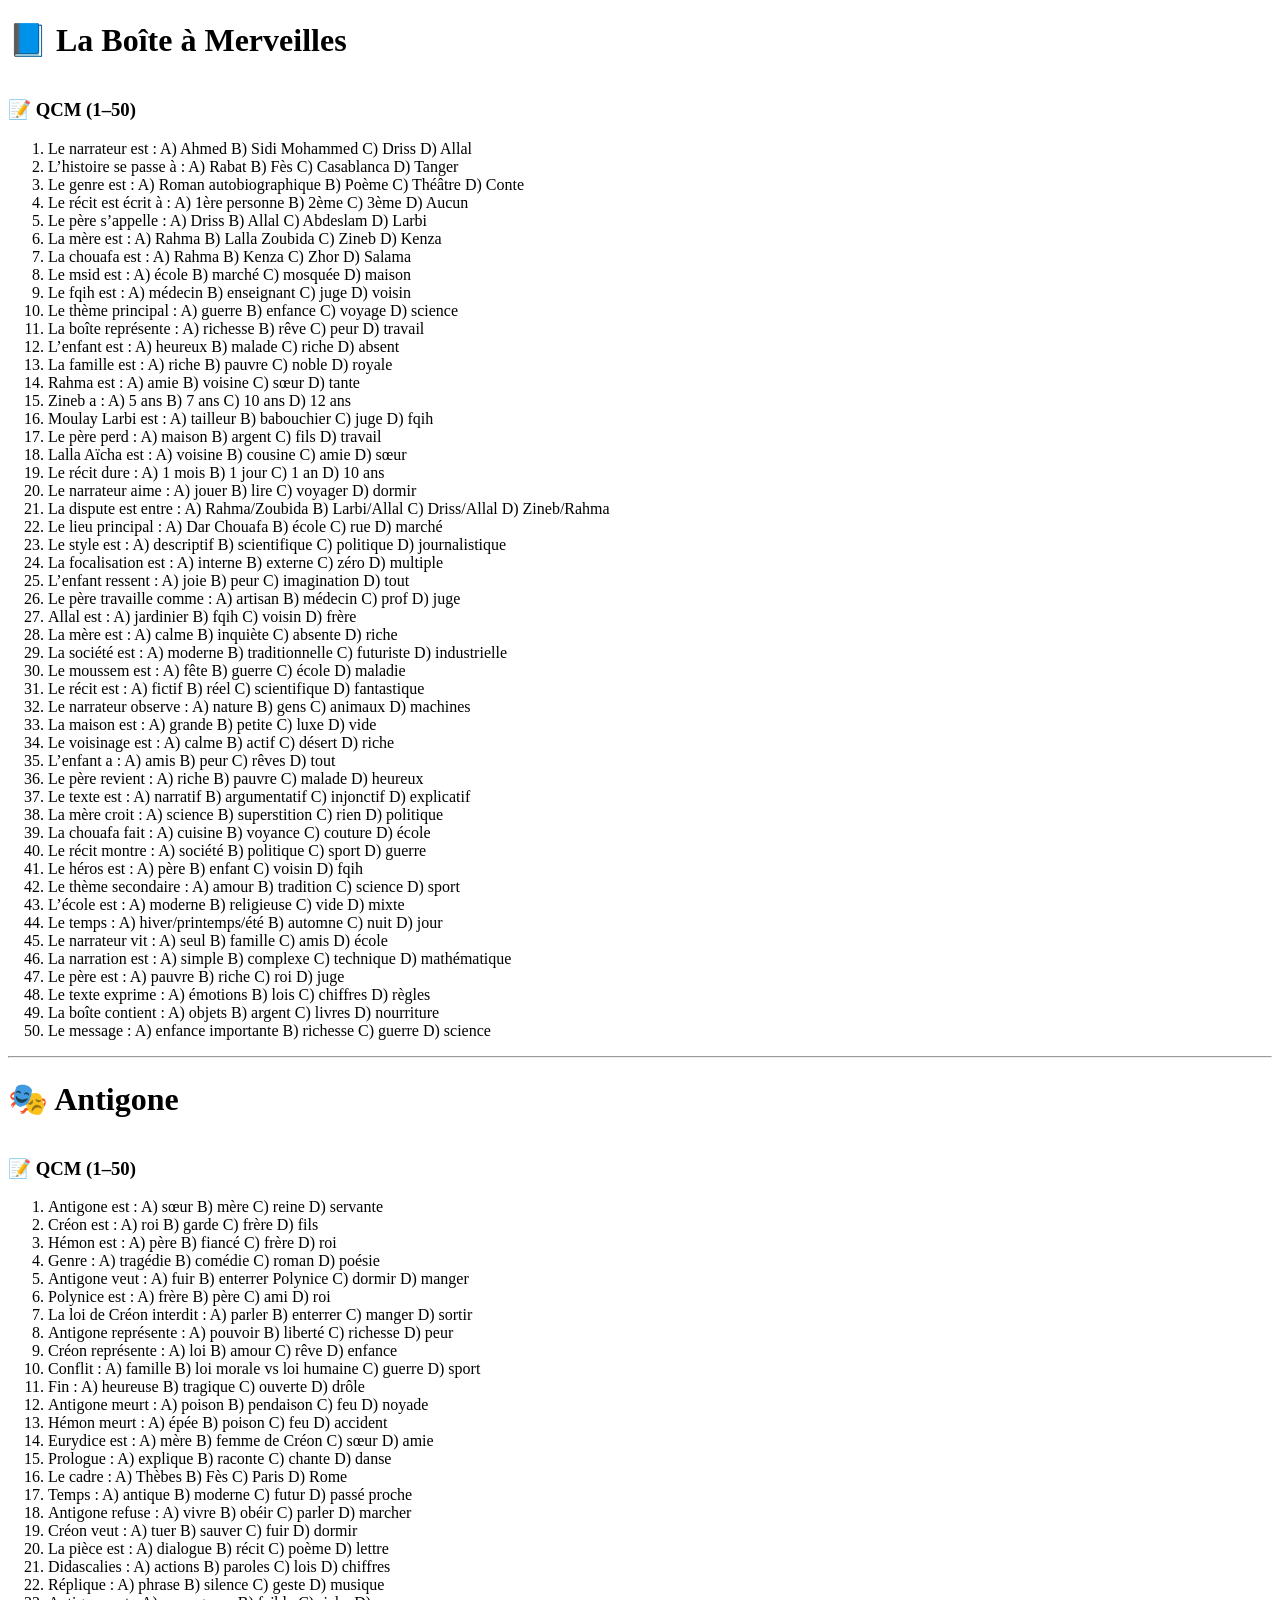
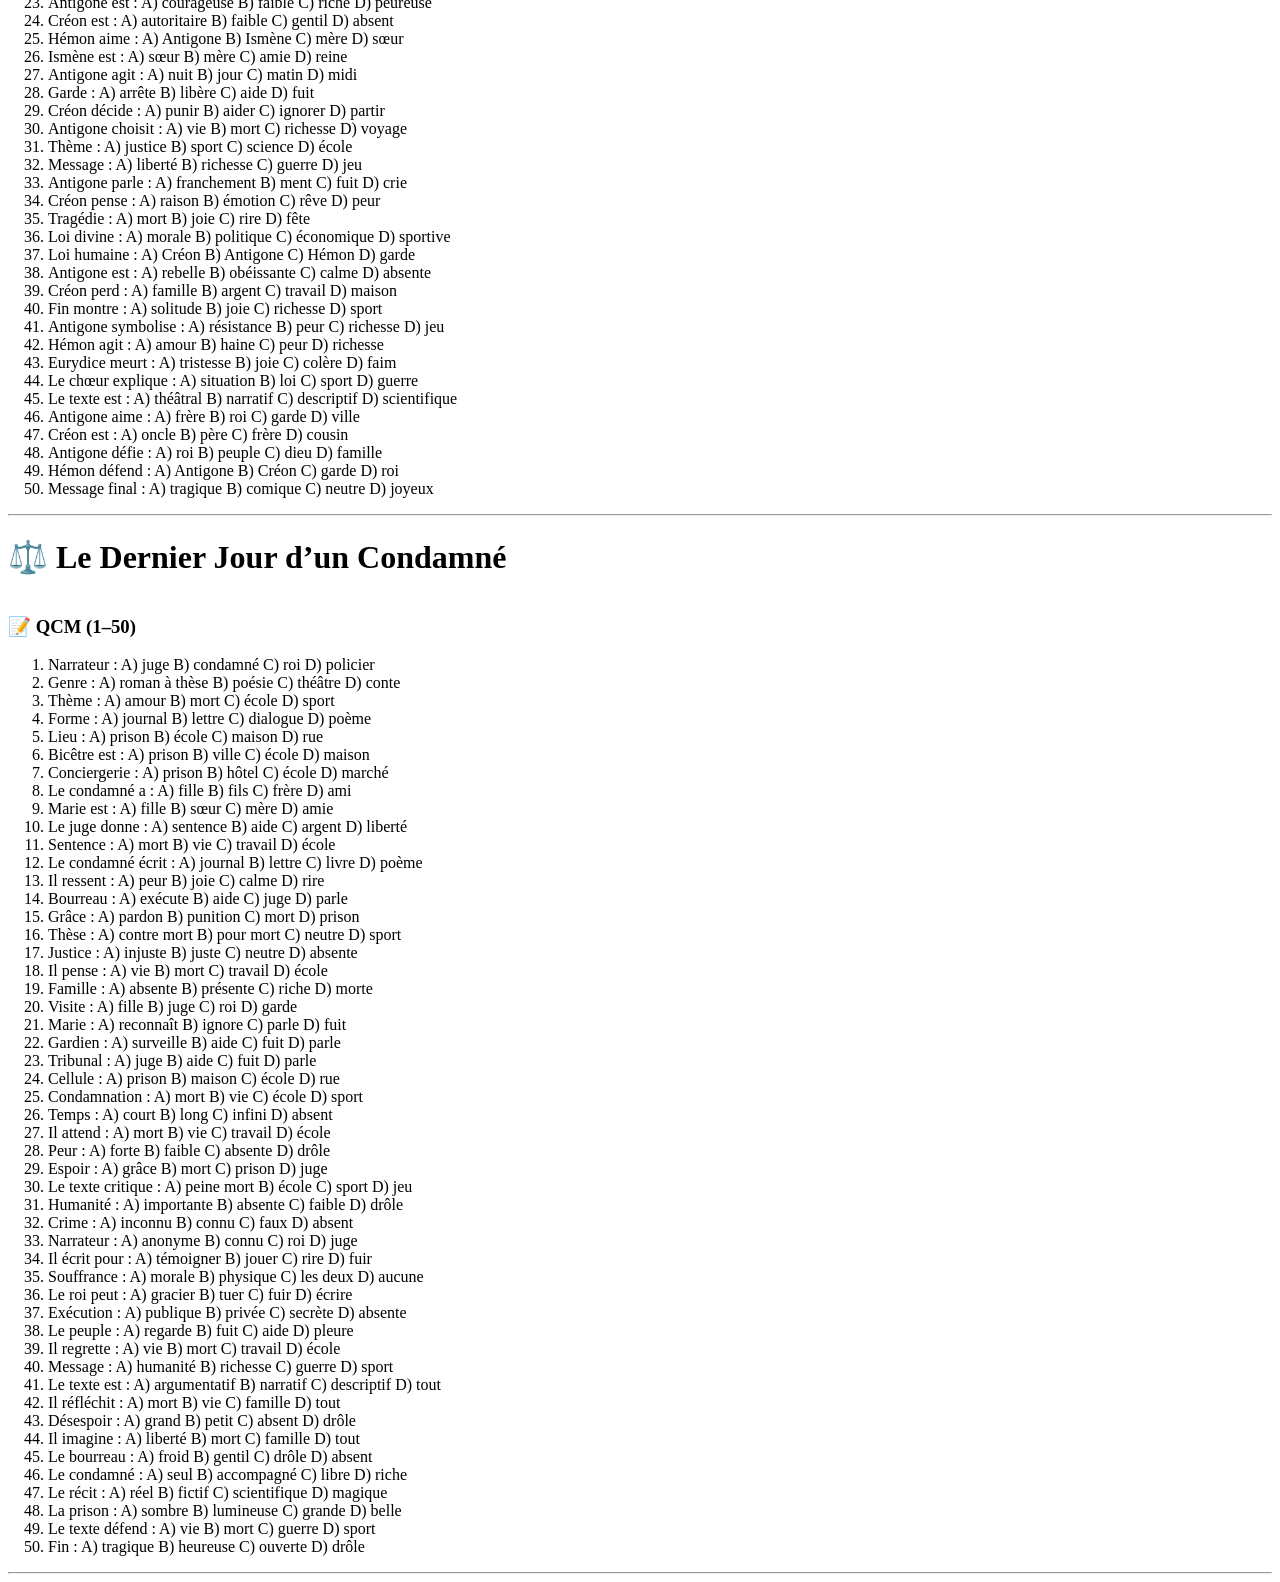
<file: Html/QCM.html>
<!doctype html>
<html>
    <head>
        <title>QCM</title>
        <meta charset='utf-8'/>
        <style>
 .ͼ1.cm-focused {outline: 1px dotted #212121;}
.ͼ1 {position: relative !important; box-sizing: border-box; display: flex !important; flex-direction: column;}
.ͼ1 .cm-scroller {display: flex !important; align-items: flex-start !important; font-family: monospace; line-height: 1.4; height: 100%; overflow-x: auto; position: relative; z-index: 0; overflow-anchor: none;}
.ͼ1 .cm-content[contenteditable=true] {-webkit-user-modify: read-write-plaintext-only;}
.ͼ1 .cm-content {margin: 0; flex-grow: 2; flex-shrink: 0; display: block; white-space: pre; word-wrap: normal; box-sizing: border-box; min-height: 100%; padding: 4px 0; outline: none;}
.ͼ1 .cm-lineWrapping {white-space: pre-wrap; white-space: break-spaces; word-break: break-word; overflow-wrap: anywhere; flex-shrink: 1;}
.ͼ2 .cm-content {caret-color: black;}
.ͼ3 .cm-content {caret-color: white;}
.ͼ1 .cm-line {display: block; padding: 0 2px 0 6px;}
.ͼ1 .cm-layer > * {position: absolute;}
.ͼ1 .cm-layer {position: absolute; left: 0; top: 0; contain: size style;}
.ͼ2 .cm-selectionBackground {background: #d9d9d9;}
.ͼ3 .cm-selectionBackground {background: #222;}
.ͼ2.cm-focused > .cm-scroller > .cm-selectionLayer .cm-selectionBackground {background: #d7d4f0;}
.ͼ3.cm-focused > .cm-scroller > .cm-selectionLayer .cm-selectionBackground {background: #233;}
.ͼ1 .cm-cursorLayer {pointer-events: none;}
.ͼ1.cm-focused > .cm-scroller > .cm-cursorLayer {animation: steps(1) cm-blink 1.2s infinite;}
@keyframes cm-blink {50% {opacity: 0;}}
@keyframes cm-blink2 {50% {opacity: 0;}}
.ͼ1 .cm-cursor, .ͼ1 .cm-dropCursor {border-left: 1.2px solid black; margin-left: -0.6px; pointer-events: none;}
.ͼ1 .cm-cursor {display: none;}
.ͼ3 .cm-cursor {border-left-color: #ddd;}
.ͼ1 .cm-dropCursor {position: absolute;}
.ͼ1.cm-focused > .cm-scroller > .cm-cursorLayer .cm-cursor {display: block;}
.ͼ1 .cm-iso {unicode-bidi: isolate;}
.ͼ1 .cm-announced {position: fixed; top: -10000px;}
@media print {.ͼ1 .cm-announced {display: none;}}
.ͼ2 .cm-activeLine {background-color: #cceeff44;}
.ͼ3 .cm-activeLine {background-color: #99eeff33;}
.ͼ2 .cm-specialChar {color: red;}
.ͼ3 .cm-specialChar {color: #f78;}
.ͼ1 .cm-gutters {flex-shrink: 0; display: flex; height: 100%; box-sizing: border-box; z-index: 200;}
.ͼ1 .cm-gutters-before {inset-inline-start: 0;}
.ͼ1 .cm-gutters-after {inset-inline-end: 0;}
.ͼ2 .cm-gutters.cm-gutters-before {border-right-width: 1px;}
.ͼ2 .cm-gutters.cm-gutters-after {border-left-width: 1px;}
.ͼ2 .cm-gutters {background-color: #f5f5f5; color: #6c6c6c; border: 0px solid #ddd;}
.ͼ3 .cm-gutters {background-color: #333338; color: #ccc;}
.ͼ1 .cm-gutter {display: flex !important; flex-direction: column; flex-shrink: 0; box-sizing: border-box; min-height: 100%; overflow: hidden;}
.ͼ1 .cm-gutterElement {box-sizing: border-box;}
.ͼ1 .cm-lineNumbers .cm-gutterElement {padding: 0 3px 0 5px; min-width: 20px; text-align: right; white-space: nowrap;}
.ͼ2 .cm-activeLineGutter {background-color: #e2f2ff;}
.ͼ3 .cm-activeLineGutter {background-color: #222227;}
.ͼ1 .cm-panels {box-sizing: border-box; position: sticky; left: 0; right: 0; z-index: 300;}
.ͼ2 .cm-panels {background-color: #f5f5f5; color: black;}
.ͼ2 .cm-panels-top {border-bottom: 1px solid #ddd;}
.ͼ2 .cm-panels-bottom {border-top: 1px solid #ddd;}
.ͼ3 .cm-panels {background-color: #333338; color: white;}
.ͼ1 .cm-dialog label {font-size: 80%;}
.ͼ1 .cm-dialog {padding: 2px 19px 4px 6px; position: relative;}
.ͼ1 .cm-dialog-close {position: absolute; top: 3px; right: 4px; background-color: inherit; border: none; font: inherit; font-size: 14px; padding: 0;}
.ͼ1 .cm-tab {display: inline-block; overflow: hidden; vertical-align: bottom;}
.ͼ1 .cm-widgetBuffer {vertical-align: text-top; height: 1em; width: 0; display: inline;}
.ͼ1 .cm-placeholder {color: #888; display: inline-block; vertical-align: top; user-select: none;}
.ͼ1 .cm-highlightSpace {background-image: radial-gradient(circle at 50% 55%, #aaa 20%, transparent 5%); background-position: center;}
.ͼ1 .cm-highlightTab {background-image: url('data:image/svg+xml,<svg xmlns="http://www.w3.org/2000/svg" width="200" height="20"><path stroke="%23888" stroke-width="1" fill="none" d="M1 10H196L190 5M190 15L196 10M197 4L197 16"/></svg>'); background-size: auto 100%; background-position: right 90%; background-repeat: no-repeat;}
.ͼ1 .cm-trailingSpace {background-color: #ff332255;}
.ͼ1 .cm-button {vertical-align: middle; color: inherit; font-size: 70%; padding: .2em 1em; border-radius: 1px;}
.ͼ2 .cm-button:active {background-image: linear-gradient(#b4b4b4, #d0d3d6);}
.ͼ2 .cm-button {background-image: linear-gradient(#eff1f5, #d9d9df); border: 1px solid #888;}
.ͼ3 .cm-button:active {background-image: linear-gradient(#111, #333);}
.ͼ3 .cm-button {background-image: linear-gradient(#393939, #111); border: 1px solid #888;}
.ͼ1 .cm-textfield {vertical-align: middle; color: inherit; font-size: 70%; border: 1px solid silver; padding: .2em .5em;}
.ͼ2 .cm-textfield {background-color: white;}
.ͼ3 .cm-textfield {border: 1px solid #555; background-color: inherit;}
.ͼ1 .cm-foldPlaceholder {background-color: #eee; border: 1px solid #ddd; color: #888; border-radius: .2em; margin: 0 1px; padding: 0 1px; cursor: pointer;}
.ͼ1 .cm-foldGutter span {padding: 0 1px; cursor: pointer;}
 /* ============================ */
/* == 🚩 Pixel Banner Styles == */
/* ============================ */
@keyframes pixel-banner-spin {
    0% { transform: rotate(0deg); }
    100% { transform: rotate(360deg); }
}

@keyframes pixel-banner-fade-in {
    0% { opacity: 0; }
    100% { opacity: 1; }
}
.pixel-banner-icon-fade-in {
    animation: pixel-banner-fade-in 0.4s ease-in-out;
}

@keyframes pixel-banner-icon-fade-in {
    from { opacity: 0; }
    to { opacity: 0.35; }
}

@keyframes pixel-banner-twinkle {
    0% { opacity: 1; transform: scale(1) rotate(0deg); }
    20% { opacity: 0.8; transform: scale(1.3) rotate(10deg); }
    40% { opacity: 1; transform: scale(1.1) rotate(5deg); }
    60% { opacity: 0.8; transform: scale(1.3) rotate(-5deg); }
    80% { opacity: 1; transform: scale(1.1) rotate(-10deg); }
    100% { opacity: 1; transform: scale(1) rotate(0deg); }
}

@keyframes pixel-banner-radial-pulse {
    0% { box-shadow: 0 0; }
    60% { box-shadow: 0 0 hsla(var(--accent-h), var(--accent-s), var(--accent-l), 1); }
    90% { box-shadow: 0 0 0 4px hsla(var(--accent-h), var(--accent-s), var(--accent-l), 0.5); }
    100% { box-shadow: 0 0 0 2px hsla(var(--accent-h), var(--accent-s), var(--accent-l), 0.2); }
}

@keyframes pixel-banner-scale-up-down {
    0% { transform: scale(1); }
    50% { transform: scale(1.1); }
    100% { transform: scale(1); }
}

.pixel-banner-image {
	position: absolute !important;
	top: 0;
	left: var(--pixel-banner-banner-gap, 0);
	right: var(--pixel-banner-banner-gap, 0);
	background-size: cover; 
	background-position: var(--pixel-banner-x-position, 50%) var(--pixel-banner-y-position, 50%) !important;
	overflow: hidden;  
	mask-image: linear-gradient(to bottom, black calc(100% + var(--pixel-banner-fade, -75%)), transparent);
	-webkit-mask-image: linear-gradient(to bottom, black calc(100% + var(--pixel-banner-fade, -75%)), transparent);
	height: var(--pixel-banner-height, 350px);
    border-radius: var(--pixel-banner-radius, 17px) !important;
	pointer-events: none;
	animation: pixel-banner-fade-in var(--pixel-banner-fade-in-animation-duration, 300ms) ease-in-out;
	will-change: opacity;
	transform: translateZ(0);
	background-repeat: no-repeat;
    z-index: -1;
    width: unset !important;
    max-width: var(--pixel-banner-max-width, unset) !important;
    margin: var(--pixel-banner-alignment, 0 auto);
    /* add transition to banner image background position */
    transition: background-position 0.5s ease;
}

.pixel-banner-video {
    object-fit: cover;
    object-position: var(--pixel-banner-x-position, 50%) var(--pixel-banner-y-position, 50%) !important;
}

.markdown-embed-content .markdown-preview-view {
    min-height: var(--pixel-banner-embed-min-height, unset) !important;
}
.markdown-embed-content .pixel-banner-image {
    position: absolute !important;
	left: 0 !important;
    z-index: unset !important;
}
.markdown-embed-content .pixel-banner-image ~ div {
    position: relative;
    z-index: 1;
}

/* collapse scrollbar gutter when no scrollbar is present */
.pixel-banner .markdown-preview-view,
.pixel-banner .markdown-source-view .cm-scroller {
    scrollbar-gutter: auto !important;
}

/* Apply title color to both reading and editing mode */
.pixel-banner div.inline-title,
.pixel-banner .markdown-source-view div.inline-title {
    color: var(--pixel-banner-title-color, var(--inline-title-color));
}

/* fix for banner image overlapping with note content */
/* isolate the banner image from the note content */
.view-content.pixel-banner {
    position: relative;
    isolation: isolate;
}


/* ----------------------------------------------- */
/* -- Specific styles for hover popover banners -- */
/* ----------------------------------------------- */
.popover.hover-popover {
    min-height: 200px !important;
}
.popover.hover-popover .pixel-banner-image {
    background-repeat: repeat !important;
    min-height: 100px !important;
}
.pixel-banner-image + .markdown-preview-sizer.markdown-preview-section {
    margin-top: 100px !important;
}
.hover-popover .markdown-preview-view.pixel-banner {
    position: relative;
    isolation: isolate;
}
.hover-popover .pixel-banner-image {
    position: absolute !important;
    top: 0;
    left: 0;
    right: 0;
    z-index: 0;
    width: 100% !important;
    max-width: 100% !important;
    border-radius: var(--pixel-banner-radius, 17px) !important;
}
.hover-popover .markdown-preview-view .markdown-preview-sizer {
    position: relative;
    z-index: 1;
}
.hover-popover .markdown-preview-view.pixel-banner .markdown-preview-sizer {
    padding-top: var(--pixel-banner-content-start, 150px) !important;
}
/* ----------------------------------------------- */

.cm-sizer .metadata-container,
.markdown-preview-sizer .metadata-container {
    z-index: 1;
}

/* fix overflow issue with embedded notes */
.internal-embed:not(.image-embed),
.internal-embed:not(.image-embed) > .markdown-embed-content > .markdown-preview-view {
    overflow: hidden;
}

/* hide frontmatter fields in reading mode */
.markdown-preview-view .pixel-banner-hidden-field {
    display: none !important;
}
/* Add specific targeting for properties view */
.metadata-property.pixel-banner-hidden-field {
    display: none !important;
}


/* ----------------------------------------------------- */
/* -- content start (push frontmatter container down) -- */
/* *** NOTE: this is now handled in bannerManager.js *** */
/* ***       for faster rendering!                   *** */
/* ----------------------------------------------------- */
/* .view-content.pixel-banner > .markdown-source-view .cm-sizer,
.view-content.pixel-banner > .markdown-reading-view .markdown-preview-sizer {
    padding-top: var(--pixel-banner-content-start, 355px) !important;
    padding-bottom: 0 !important;
} */
/* -- fix for embedded notes -- */
.internal-embed > .markdown-embed-content .cm-sizer:first-of-type,
.internal-embed > .markdown-embed-content .markdown-preview-sizer:first-of-type {
    padding-top: unset !important;
}
.internal-embed > .markdown-embed-content .cm-sizer:first-of-type > .pixel-banner-image ~ .markdown-preview-pusher,
.internal-embed > .markdown-embed-content .markdown-preview-sizer:first-of-type > .pixel-banner-image ~ .markdown-preview-pusher {
    height: var(--pixel-banner-content-start, 0.1px) !important;
}


/* -------------------------- */
/* -- Settings Page Styles -- */
/* -------------------------- */
.vertical-tab-content-container {
    display: flex;
    flex-direction: column;
}

.pixel-banner-settings {
    display: flex;
    flex-direction: column;
    overflow: hidden;
    padding: 20px;
    max-width: 800px;
}

.pixel-banner-header {
    text-align: center;
    margin-bottom: 30px;
    background-color: var(--background-secondary);
    padding: 20px;
    border-radius: 10px;
    box-shadow: 0 2px 10px rgba(0, 0, 0, 0.1);
}

.pixel-banner-header h2 {
    margin-bottom: 10px;
    color: var(--text-accent);
}

.pixel-banner-main-content {
    flex: 1;
    display: flex;
    flex-direction: column;
    gap: 10px;
    overflow: hidden;
}

.pixel-banner-settings-tabs {
	flex-direction: row;
	flex: 0 auto;
}

.pixel-banner-settings-tab-content-container {
	display: flex;
    flex-direction: column;
    flex: 1;
    overflow: hidden;
}

.pixel-banner-settings-tab-content-container > .tab-content {
    overflow: auto;
    padding-right: 10px;
}

.tab-content[data-tab="Folder Images"] {
    padding-bottom: 10px;
}
.tab-content[data-tab="Folder Images"] .add-folder-image-setting {
    position: absolute;
	bottom: 0;
	right: 64px;
    padding-right: 16px;
    background: var(--color-secondary);
}
.tab-content[data-tab="Folder Images"] .add-folder-image-setting button {
    color: var(--text-on-accent);
    border-bottom: 2px solid var(--text-accent-hover);
    background: var(--color-accent);
}

.pixel-banner-section {
    background-color: var(--background-secondary);
    border-radius: 10px;
    padding: 20px;
    box-shadow: 0 2px 10px rgba(0, 0, 0, 0.1);
}

.pixel-banner-section h3 {
    margin-top: 0;
    margin-bottom: 15px;
    color: var(--text-accent-hover);
    font-size: 1.2em;
}

.pixel-banner-section ol {
    padding-left: 20px;
    margin-bottom: 15px;
}

.pixel-banner-section pre {
    background-color: var(--background-primary);
    border-radius: 5px;
    padding: 10px;
    margin-top: 10px;
    overflow-x: auto;
}

.pixel-banner-footer {
    margin-top: 30px;
    text-align: center;
    font-style: italic;
    color: var(--text-muted);
}

.pixel-banner-settings .setting-item {
    border-top: none;
    padding-top: 10px;
    padding-bottom: 10px;
}
.pixel-banner-settings .setting-item.full-width-control,
.pixel-banner-settings .setting-item.full-width-control > .setting-item-control {
    width: 100%;
}
.pixel-banner-settings .setting-item-control {
    justify-content: flex-end;
}

.setting-item.folder-image-setting {
    position: relative;
	flex-wrap: wrap;
	justify-content: flex-start;
    border: 1px solid var(--slider-track-background);
    border-radius: 5px;
    padding: 20px;
    margin: 20px 0;
    /* background-color: var(--background-secondary); */
}
.setting-item.folder-image-setting .folder-image-delete-container {
    position: absolute;
    top: 10px;
    right: 0;
}
.pixel-banner-setting--delete-button {
    border: 1px solid var(--color-accent) !important;
}
.pixel-banner-setting--delete-button:hover {
    background: var(--color-accent) !important;
    color: var(--text-on-accent) !important;
}

.setting-item.folder-image-setting > .folder-input-container,
.setting-item.folder-image-setting > .display-and-repeat-container {
	display: flex;
	width: 100%;
}
.setting-item.folder-image-setting > .setting-item-control {
	justify-content: flex-start;
}
/* setting item for api key */
.pixel-banner-settings .setting-item[data-id="apiKey"] .setting-item-control {
    width: 100%;
}
/* setting item for default keywords */
.pixel-banner-settings .setting-item[data-id="defaultKeywords"] .setting-item-control {
    width: 100%;
}


.pixel-banner-settings input[type="text"],
.pixel-banner-settings select {
    background-color: var(--background-primary);
    border: 1px solid var(--background-modifier-border);
    border-radius: 5px;
    padding: 5px 30px 5px 10px;
}

.pixel-banner-settings .dropdown {
    background-color: var(--background-primary);
    border: 1px solid var(--background-modifier-border);
    border-radius: 5px;
}

.pixel-banner-settings .slider-container {
    display: flex;
    align-items: center;
}

.pixel-banner-settings.slider-value {
    min-width: 30px;
    text-align: right;
}

.pixel-banner-settings .setting-item-description {
    color: var(--text-muted);
}
.pixel-banner-settings .pixel-banner-example-values {
    color: var(--code-comment, var(--text-muted, inherit));
}

.pixel-banner-settings-tabs {
    display: flex;
    flex-wrap: wrap;
}

.pixel-banner-settings-tab {
    margin: 0 10px 10px 0;
    padding: 10px 20px;
    border: none;
    background: none;
    cursor: pointer;
    font-size: 13px;
    text-transform: uppercase;
    color: var(--text-muted);
    transition: color 0.3s ease;
}

.pixel-banner-settings-tab:hover {
    color: var(--text-normal);
}

.pixel-banner-settings-tab.active {
    color: var(--text-on-accent);
    border-bottom: 2px solid var(--text-accent-hover);
    background: var(--color-accent);
}

.pixel-banner-settings-tab-content-container > .tab-content {
    display: none;
}

.pixel-banner-settings-tab-content-container > .tab-content.active {
    display: block;
}
.pixel-banner-settings-tabs .folder-image-setting .slider-container {
    display: flex;
    align-items: center;
}

.pixel-banner-settings-tabs .folder-image-setting .slider-value {
    min-width: 30px;
    text-align: right;
}

.folder-images-container .setting-item-name__label {
    display: flex;
    align-items: center;
}

.folder-images-container .full-width-control {
    width: 100%;
}

.setting-item.folder-image-setting > div { min-height: 50px; }

.pixel-banner-settings .tab-content {
    display: flex;
    flex-direction: column;
}

.pixel-banner-settings .tab-callout {
  position: relative;
  display: flex;
  flex-direction: column;
  z-index: 1;
  margin: 0 0 1em;
  padding: .5em 1em;
  background-color: var(--background-primary-alt);
  border: 1px solid var(--background-modifier-border);
  border-radius: 5px;
  color: var(--text-accent-hover);
}

.pixel-banner-settings .setting-item {
  position: relative;
  z-index: 2;
}

.pixel-banner-settings input,
.pixel-banner-settings textarea,
.pixel-banner-settings select {
  z-index: 3;
  position: relative;
}

.metadata-container.pixel-banner-hidden-section {
    display: none !important;
}

.pixel-banner-settings .setting-group {
    border: 1px solid var(--background-modifier-border);
    border-radius: 6px;
    padding: 12px;
    margin: 12px 0;
}

.pixel-banner-settings .setting-dependent {
    margin-left: 24px;
    position: relative;
}

.pixel-banner-settings .setting-dependent::before {
    content: "";
    position: absolute;
    left: -24px;
    top: 0;
    bottom: 0;
    width: 2px;
    background-color: var(--background-modifier-border);
}

.pixel-banner-settings .setting-dependent.is-disabled {
    opacity: 0.75;
}

.pixel-banner-twinkle-animation {
    animation: pixel-banner-twinkle 2s infinite;
    display: inline-block;
}

.pixel-banner-image-container {
    position: relative;
    cursor: pointer;
    border: 1px solid var(--background-modifier-border);
    border-radius: 4px;
    padding: 8px;
    transition: all 0.2s ease;
}

.pixel-banner-image-container:hover {
    transform: translateY(-2px);
    box-shadow: 0 2px 8px rgba(0, 0, 0, 0.1);
    background-color: var(--background-modifier-hover);
}

.pixel-banner-image-container {
    margin-top: 20px;
    width: 100%;
}

.pixel-banner-loading {
    display: flex;
    justify-content: center;
    align-items: center;
    min-height: 100px;
}

.pixel-banner-error {
    color: var(--text-accent);
    text-align: center;
    padding: 20px;
}

/* Loading Spinner */
.dot-pulse {
    position: relative;
    left: -9999px;
    width: 8px;
    height: 8px;
    border-radius: 4px;
    background-color: var(--text-accent);
    color: var(--text-accent);
    box-shadow: 9999px 0 0 -4px;
    animation: pixel-banner-dot-pulse 1.5s infinite linear;
    animation-delay: 0.25s;
}

.dot-pulse::before, .dot-pulse::after {
    content: '';
    display: inline-block;
    position: absolute;
    top: 0;
    width: 8px;
    height: 8px;
    border-radius: 4px;
    background-color: var(--text-accent);
    color: var(--text-accent);
}

.dot-pulse::before {
    box-shadow: 9984px 0 0 -4px;
    animation: pixel-banner-dot-pulse-before 1.5s infinite linear;
    animation-delay: 0s;
}

.dot-pulse::after {
    box-shadow: 10014px 0 0 -4px;
    animation: pixel-banner-dot-pulse-after 1.5s infinite linear;
    animation-delay: 0.5s;
}

@keyframes pixel-banner-dot-pulse-before {
    0% { box-shadow: 9984px 0 0 -4px; }
    30% { box-shadow: 9984px 0 0 2px; }
    60%, 100% { box-shadow: 9984px 0 0 -4px; }
}

@keyframes pixel-banner-dot-pulse {
    0% { box-shadow: 9999px 0 0 -4px; }
    30% { box-shadow: 9999px 0 0 2px; }
    60%, 100% { box-shadow: 9999px 0 0 -4px; }
}

@keyframes pixel-banner-dot-pulse-after {
    0% { box-shadow: 10014px 0 0 -4px; }
    30% { box-shadow: 10014px 0 0 2px; }
    60%, 100% { box-shadow: 10014px 0 0 -4px; }
}

@keyframes pixel-banner-token-bounce {
    0% { transform: scale(1); }
    50% { transform: scale(1.2); }
    100% { transform: scale(1); }
}

@keyframes pixel-banner-token-glow {
    0% { text-shadow: 0 0 0px rgba(255, 215, 0, 0); }
    50% { text-shadow: 0 0 15px var(--text-accent-hover); }
    100% { text-shadow: 0 0 0px rgba(255, 215, 0, 0); }
}

.token-balance-animation {
    animation: pixel-banner-token-bounce 0.7s cubic-bezier(0.175, 0.885, 0.32, 1.275), pixel-banner-token-glow 0.7s ease-in-out;
    display: inline-block;
}

.radial-pulse-animation {
    box-shadow: 0 0;
    animation-delay: 0ms;
    animation-duration: 3.4s;
    animation-direction: normal;
    animation-iteration-count: infinite;
    animation-name: pixel-banner-radial-pulse;
}

/* animation for an element to scale up and down */
.pixel-banner-scale-up-down-animation {
    animation: pixel-banner-scale-up-down 3s ease-in-out infinite;
}



/* --------------------------- */
/* -- top left icon buttons -- */
/* --------------------------- */
.select-image-icon,
.pin-icon,
.refresh-icon,
.view-image-icon {
    z-index: var(--layer-modal);
    opacity: 0.35;
    transition: all 0.4s ease-in-out;
    animation: pixel-banner-icon-fade-in 0.4s ease-in-out;
    width: unset !important;
}
.select-image-icon:hover,
.pin-icon:hover,
.refresh-icon:hover,
.view-image-icon:hover {
    opacity: 1 !important;
    cursor: pointer;
    transform: scale(1.2);
}

/* ------------------------- */
/* -- banner icon overlay -- */
/* ------------------------- */
.banner-icon-overlay {
    --pixel-banner-icon-translate-x: calc(var(--pixel-banner-icon-x) * -1);
    transform: translate(var(--pixel-banner-icon-translate-x), -15%) rotate(var(--pixel-banner-icon-rotate, 0deg));
    transform-origin: center !important;
    position: absolute !important;
    top: var(--pixel-banner-icon-start);
    left: var(--pixel-banner-icon-x, 25%);
    margin-top: calc(var(--pixel-banner-icon-vertical-offset, 0) * 1px);
    padding-top: var(--pixel-banner-icon-padding-y, 0) !important;
    padding-right: var(--pixel-banner-icon-padding-x, 0) !important;
    padding-bottom: var(--pixel-banner-icon-padding-y, 0) !important;
    padding-left: var(--pixel-banner-icon-padding-x, 0) !important;
    opacity: var(--pixel-banner-icon-opacity, 100%);
    color: var(--pixel-banner-icon-color, var(--text-normal));
    font-size: var(--pixel-banner-icon-size, 70px);
    font-weight: var(--pixel-banner-icon-font-weight, normal);
    background: var(--pixel-banner-icon-background-color, unset);
    border-radius: var(--pixel-banner-icon-border-radius, 17px);
    white-space: nowrap;
    text-wrap: pretty;
    word-break: break-word;
    width: max-content !important;
    max-width: var(--pixel-banner-width) !important;
    pointer-events: none;
    display: flex !important;
    align-items: center;
    gap: 0.3em;
    flex-wrap: nowrap;
    text-wrap: nowrap;
}
/* banner icon image */
.banner-icon-overlay > img {
    height: var(--pixel-banner-icon-image-size-multiplier, 1em);
}
/* banner icon text */
.banner-icon-overlay > .banner-icon-text {
    position: relative;
    top: var(--pixel-banner-icon-text-vertical-offset, 0);
    line-height: var(--pixel-banner-icon-size, 1);
}


/* ----------------------------------- */
/* -- various plugin conflict fixes -- */
/* ----------------------------------- */
/* hide banner images and related icons in search-result-container */
.search-result-container .select-image-icon,
.search-result-container .pin-icon,
.search-result-container .refresh-icon,
.search-result-container .view-image-icon,
.search-result-container .banner-icon-overlay,
.search-result-container .pixel-banner-image {
    display: none !important;
}
/* better search views ⇢ hide banner images and related icons in backlink-pane / outgoing-link-pane */
.backlink-pane .select-image-icon,
.backlink-pane .pin-icon,
.backlink-pane .refresh-icon,
.backlink-pane .view-image-icon,
.backlink-pane .banner-icon-overlay,
.backlink-pane .pixel-banner-image {
    display: none !important;
}
.outgoing-link-pane .select-image-icon,
.outgoing-link-pane .pin-icon,
.outgoing-link-pane .refresh-icon,
.outgoing-link-pane .view-image-icon,
.outgoing-link-pane .banner-icon-overlay,
.outgoing-link-pane .pixel-banner-image {
    display: none !important;
}


/* ========================= */
/* == misc helper classes == */
/* ========================= */
.display-none { display: none !important; }

.margin-top-0 { margin-top: 0px !important; }
.margin-top-5 { margin-top: 5px !important; }
.margin-top-10 { margin-top: 10px !important; }
.margin-top-20 { margin-top: 20px !important; }
.margin-top-40 { margin-top: 40px !important; }
.margin-right-0 { margin-right: 0px !important; }
.margin-right-5 { margin-right: 5px !important; }
.margin-right-10 { margin-right: 10px !important; }
.margin-right-20 { margin-right: 20px !important; }
.margin-right-40 { margin-right: 40px !important; }
.margin-left-0 { margin-left: 0px !important; }
.margin-left-5 { margin-left: 5px !important; }
.margin-left-10 { margin-left: 10px !important; }
.margin-left-20 { margin-left: 20px !important; }
.margin-left-40 { margin-left: 40px !important; }
.margin-bottom-0 { margin-bottom: 0px !important; }
.margin-bottom-5 { margin-bottom: 5px !important; }
.margin-bottom-10 { margin-bottom: 10px !important; }
.margin-bottom-20 { margin-bottom: 20px !important; }
.margin-bottom-40 { margin-bottom: 40px !important; }

.width-100 { width: 100% !important; }

.cursor-pointer { cursor: pointer !important; } .notice:has(.share-note-status-error.notice) {
    background: #c10000;
    color: white
}

.notice:has(.share-note-status-info) {
    background: hsl(204, 86%, 53%);
    color: white
}

.notice:has(.share-note-status-success) {
    background: #629762;
    color: white
}
.notice:has(.share-note-status-success) a {
    color: white;
    text-decoration: underline;
}

.share-note-icons {
    display: flex;
}

.share-note-icons > span {
    display: flex;
    margin-left: 6px;
    cursor: pointer;
}
 /* THIS FILE IS NOT EXPORTED WITH THE HTML FILE! */

body.html-export-running .workspace-tabs:has(.html-progress-wrapper) .workspace-tab-header-container
{
	display: none !important;
}

body.html-export-running :is(.nav-files-container, .side-dock-actions, .workspace-tab-header-container, .workspace-drawer-vault-actions, .nav-buttons-container)
{
	opacity: 0.2 !important;
	pointer-events: none !important;
}

/* Flow list used on the settings page */
.flow-list {
    contain: inline-size;
    gap: 0.2em;
    display: flex;
    flex-direction: row;
    flex-wrap: wrap;
    justify-content: flex-start;
    width: -webkit-fill-available;
	background-color: var(--background-secondary);
	border: 1px solid var(--divider-color);
	border-radius: 5px;
	padding: 6px;
}

.flow-item {
    display: flex;
	flex-direction: row;
    border-radius: 100px;
	border: 1px solid var(--divider-color);
    font-size: 0.9em;
    height: min-content;
    width: max-content;
    padding: 3px 8px 3px 8px;
    margin: 0.1em 0em 0.1em 0.0em;
    background-color: var(--background-primary);
	align-items: center;
}

.flow-item:has(input:checked) {
    background-color: hsla(var(--color-accent-hsl), 0.3);
}

.flow-item input[type="checkbox"] {
    padding: 0;
    margin: 0.1em;
    margin-right: 0.5em;
}

.webpage-html-settings .setting-item.is-disabled
{
	opacity: 0.5;
}

/* Progressbar used in the render progress */

.html-progress-bar
{
	width: 300px; 
	height: 15px; 
	background-color: transparent; 
	color: var(--interactive-accent);
}

.html-progress-bar::-webkit-progress-bar {
    background-color: var(--background-secondary);
    border-radius: 500px;
}

.html-progress-bar::-webkit-progress-value {
    background-color: currentColor;
    border-radius: 500px;
}

button.html-progress-cancel
{
	background-color: var(--color-red);
	color: white;
	border: none;
	padding: 0.5em 1em;
	border-radius: 5px;
	margin-top: 1em;
}


.file-list-wrapper
{
	display: flex;
	flex-direction: column;
	overflow: hidden;
	height:  -webkit-fill-available;
	margin-left: 1em;
}

.file-list
{
	display: flex;
	flex-direction: column;
	overflow: auto;
	height: 100%;
	width: 100%;
	font-size: 12px;
	line-height: 1.6em;
	border-right: 1px solid var(--divider-color);
	padding-bottom: 4em;
}

.file-list-title
{
	font-size: 20px;
	padding: 0.2em 0 0.5em 0;
	margin-right: 2em;
	text-align: center;
	width: 100%;
}

.file-list-item {
    display: flex;
    align-items: center;
}

.file-list-item-icon
{
	margin-right: 0.5em;
	width: 1.1em !important;
	height: 1.1em !important;
}

.html-progress-wrapper
{
	position: absolute;
	height: 100%;
	min-width: 100%;
	display:flex;
	flex-direction:column;
	background-color: var(--background-primary);
	z-index: 1000;
}

.workspace-tab-container:has(.html-progress-wrapper)
{
	position: relative;
}

.html-progress-content
{
	display: flex;
	height: 100%;
}

.html-progress-inner
{
	flex-grow: 1;
	display: flex;
	flex-direction: column;
	align-items: center;
	justify-content: center;
}

.html-progress-sub
{
	margin-block-start: 2em;
}

.html-progress-log
{
	display:none; 
	flex-direction: column; 
	border-left: 1px solid var(--divider-color); 
	overflow-y: auto; 
	width: 300px; 
	max-width: 300px; 
	min-width: 300px;
}

.html-progress-log > h1
{
	color: var(--color-yellow);
	padding: 0.3em;
	background-color: rgba(100, 70, 20, 0.1);
	margin: 0;
}

/* File picker */

.file-picker .tree-icon {
    border: 1px solid transparent;
    margin: 0px 4px 0px 0px;
    display: flex;
    align-self: center;
}

.file-picker .tree-icon :is(svg, img)
{
	width: 16px !important;
	height: 16px !important;
}

.file-picker .tree-icon *:has(svg, img) {
    display: contents !important;
}

.file-picker a.tree-item-self.is-clickable
{
	text-decoration: none !important;
	text-decoration-line: none !important;
	outline: none !important;
	border: none !important;
}

.file-picker .tree-item-inner > p
{
	display: contents !important;
}

.feature-title
{
  margin: 0 0 1em 0;
  text-transform: uppercase;
  letter-spacing: 0.06em;
}

.select-all
{
	border-bottom: 1px solid var(--divider-color);
	margin-bottom: 0.5em;
}


.file-picker *:before
{
	display: none !important;
}

.file-picker .tree-item > .tree-item-self,
.file-picker .tree-item .tree-item-self:has(> .tree-item-icon)
{
	padding-left: 5px !important;
	display: flex !important;
	align-items: center !important;
}

.file-picker .tree-item-self > *:not(.nav-file-tag, .file-checkbox)
{
	position: relative !important;
	margin: 0 !important;
	padding: 0 !important;
	translate: none !important;
}

.file-picker .tree-item-self > .file-checkbox
{
	margin-right: 1em;
}

.file-picker .tree-item-self > .tree-item-inner
{
	padding: 0 0.3em !important;
}

.file-picker .tree-item-children > *
{
	margin: 0 !important;
	padding: 0 !important;
}

.file-picker .collapse-icon,
.file-picker .collapse-icon *
{
	display: block !important;
}


/* Settings sections */
details.settings-section
{
	padding-left: 2em;
	border-left: 1px solid var(--interactive-accent);
}

details.settings-section > summary
{
	display: flex;
	align-items: center;
	gap: 1em;
	margin-left: -1em;
}

details.settings-section > summary > svg
{
	min-width: 18px;
	min-height: 18px;
	rotate: 0deg;
	transition: rotate 0.2s;
}

details.settings-section[open] > summary > svg
{
	rotate: 90deg;
}
 ._root_1cexp_1{align-items:center;display:grid;grid-template-columns:auto auto 1fr auto;height:32px;padding-inline-end:8px;border-bottom:solid 1px #eee;border-radius:var(--size-2-2)}._root_1cexp_1:hover{background:var(--color-base-30)}._root_1cexp_1._isSelected_1cexp_15{background:var(--color-base-40);border-radius:var(--size-2-2)}._expandIconWrapper_1cexp_20{align-items:center;font-size:0;cursor:pointer;display:flex;height:24px;justify-content:center;width:24px;transition:transform linear .1s;transform:rotate(0)}._expandIconWrapper_1cexp_20._isOpen_1cexp_32{transform:rotate(90deg)}._labelGridItem_1cexp_36{padding-inline-start:8px;width:100%;overflow:hidden}._pipeY_1cexp_42{position:absolute;border-left:2px solid #e7e7e7;left:-7px;top:-7px}._pipeX_1cexp_49{position:absolute;left:-7px;top:15px;height:2px;background-color:#e7e7e7;z-index:-1}._root_1k2x2_1{background-color:#1967d2;height:2px;position:absolute;right:0;transform:translateY(-50%);top:0}._app_byfxz_1{height:100%;margin:var(--size-4-2);border-radius:var(--size-2-2)}._container_byfxz_7,._treeRoot_byfxz_11{height:100%}._draggingSource_byfxz_15{opacity:.3}._placeholderContainer_byfxz_19{position:relative}._dropTarget_byfxz_23{background-color:var(--color-accent)}._root_wotdi_1{align-items:"center";background-color:#1967d2;border-radius:4px;box-shadow:0 12px 24px -6px #00000040,0 0 0 1px #00000014;color:#fff;display:inline-grid;font-size:14px;gap:8px;grid-template-columns:auto auto;padding:4px 8px;pointer-events:none}._icon_wotdi_16,._label_wotdi_17{align-items:center;display:flex}.wb-view-content{padding:0!important;overflow:hidden!important}.wb-frame{width:100%;height:100%;border:none;background-color:#fff;background-clip:content-box}.wb-view-content:has(.wb-bookmark-bar) .wb-frame{height:calc(100% - 32px)}.wb-header-bar:after{background:transparent!important}.wb-search-bar{width:100%}.wb-search-box{display:flex;flex-direction:row;position:absolute;z-index:20;top:35px;right:200px;width:200px;height:44px;background-color:var(--color-base-20);padding:7px;border:var(--input-border-width) solid var(--background-modifier-border)}.wb-search-input{width:60%;height:100%}.wb-search-button-group{width:40%;height:100%;display:flex;flex-direction:row}.wb-search-button{display:flex;align-items:center;width:100%;height:var(--input-height);border:var(--input-border-width) solid var(--background-modifier-border);background-color:var(--background-modifier-form-field);margin-left:4px}.wb-page-search-bar-input-container,.wb-page-search-bar-input{width:500px;min-width:20px;height:44px!important;border-radius:15px!important;margin-bottom:20px;margin-left:auto;margin-right:auto}.workspace-split:not(.mod-root) .wb-page-search-bar-input-container{width:250px}.workspace-split:not(.mod-root) .wb-page-search-bar-input{width:250px}.wb-page-search-bar{flex-direction:column-reverse}.wb-page-search-bar .wb-empty-actions{display:none}.wb-page-search-bar .empty-state-container{padding-top:100px}.wb-random-background .empty-state{background:url(https://source.unsplash.com/random/?mountain) no-repeat center center;background-size:cover}.wb-random-background .empty-state input{filter:opacity(.8)}.wb-search-bar-container{margin-left:auto;margin-right:auto;position:absolute;top:26%}.wb-page-search-bar-container .wb-last-opened-files{display:grid;grid-template-columns:1fr 1fr 1fr 1fr;gap:var(--size-4-2);justify-items:center;margin-top:var(--size-4-12)}.wb-page-search-bar-container .wb-last-opened-files .wb-last-opened-file{display:flex;flex-direction:row;align-items:center;gap:var(--size-2-2);background-color:var(--interactive-normal);box-shadow:var(--input-shadow);opacity:.6;justify-content:flex-start;width:160px;height:40px;cursor:pointer}.wb-page-search-bar-container .wb-last-opened-files .wb-last-opened-file:hover{opacity:1}.wb-page-search-bar-container .wb-last-opened-files .wb-last-opened-file-name{overflow:hidden;text-overflow:ellipsis;white-space:nowrap}.wb-page-search-bar-text{text-align:center;margin-bottom:20px;font-size:72px;font-weight:bolder;color:var(--color-accent)}.wb-create-btn,.wb-search-btn{opacity:.4;color:#9da7d9}.wb-close-btn{opacity:.4;color:#d99da8}.wb-icon-list-container button{padding:1px 6px}.wb-create-btn:hover,.wb-search-btn:hover,.wb-close-btn:hover{opacity:1}.wb-close-btn:hover>button>.lucide-x-square{color:#d99da8}.wb-close-btn>button>.lucide-x-square{color:var(--color-red)}.wb-icon-list-container{margin-right:auto;margin-left:auto;position:absolute;bottom:12%;display:flex;flex-direction:row;gap:10px}.wb-btn-tip{color:var(--color-base-60)}.wb-btn:hover{background:var(--color-accent)!important}.wb-btn{filter:drop-shadow(0 4px 3px rgb(0 0 0 / .07)) drop-shadow(0 2px 2px rgb(0 0 0 / .06))}.theme-dark .wb-btn a{color:var(--color-base-80)!important}.setting-item.search-engine-setting{flex-wrap:wrap}.search-engine-setting .setting-item-control{flex:1 1 auto;text-align:right;display:flex;justify-content:flex-end;align-items:center;gap:var(--size-4-2)}.search-engine-setting .search-engine-main-settings{width:100%;display:flex;flex-direction:column;border-top:solid 1px var(--background-modifier-border);margin-top:10px}.search-engine-main-settings-name{display:flex;justify-content:space-between;align-items:center;margin-bottom:5px;margin-top:5px}.search-engine-main-settings-url{display:flex;justify-content:space-between;align-items:center;margin-top:5px}.search-engine-setting .setting-item-name:before{content:"";display:inline-block;height:20px;width:1px;border-left:3px solid var(--text-accent);vertical-align:middle;margin-right:10px;margin-left:0}.wb-setting-title{display:flex;justify-content:space-between;flex-direction:row;align-items:center}.wb-setting-tab-group{display:flex;justify-content:flex-start}.wb-setting-searching{opacity:.4}.wb-tab-settings textarea{width:500px;height:200px;overflow-y:scroll}.wb-navigation-item{display:flex;align-items:flex-start;gap:3px;margin-right:10px;margin-bottom:2px;padding:6px 5px 4px;border-radius:5px}.wb-navigation-item-selected{background-color:var(--interactive-accent);color:var(--text-on-accent)}.wb-setting-header{border-bottom:var(--color-base-40) 0px solid}.wb-tab-settings{margin-bottom:20px}.wb-setting-heading{color:var(--color-accent)}.wb-about-icon{height:72px;text-align:center}.setting-item-control .surfing-setting-textarea{height:400px;width:200px}.setting-item-control .surfing-setting-input{width:400px}.wb-about-icon .surfing{height:72px!important;width:72px!important}.wb-about-text{font-size:16px;color:var(--color-accent)}.wb-about-card{display:flex;align-items:center;flex-direction:column;margin-top:30px}.wb-about-version{font-size:14px;text-decoration:unset!important;opacity:.8;color:var(--link-color)}.surfing-settings-icon{width:fit-content;height:fit-content;position:absolute;right:20px}.mod-wb-bookmark-bar .surfing-settings-icon{top:calc(var(--header-height) + 40px)}.wb-frame-notice{text-align:center;background-color:var(--color-yellow);font-size:14px;padding-top:4px;padding-bottom:4px}.wb-search-suggestion-container{background-color:var(--color-base-10);border-radius:var(--radius-l);filter:drop-shadow(0 4px 3px rgb(0 0 0 / .07)) drop-shadow(0 2px 2px rgb(0 0 0 / .06))}.wb-search-suggestion{border-radius:var(--radius-l);margin-bottom:-1px}.wb-search-suggestion:has(.wb-bookmark-suggest-item){max-height:300px;overflow-y:auto}.wb-search-suggestion::--webkit-scrollbar{display:none}.wb-search-suggest-item.is-selected{background-color:var(--color-accent)}.theme-light .wb-search-suggest-item.is-selected{color:var(--color-base-10)}.wb-search-suggest-item:first-child.is-selected{border-radius:var(--radius-l) var(--radius-l) var(--radius-m) var(--radius-m)}.wb-search-suggest-item:last-child.is-selected{border-radius:var(--radius-m) var(--radius-m) var(--radius-l) var(--radius-l)}.wb-search-suggest-item{display:flex;justify-content:space-between;align-items:center}.theme-light .wb-search-suggest-item.is-selected .wb-search-suggestion-index{color:var(--color-base-10);opacity:.6}.wb-search-suggestion-index{opacity:.2;font-size:12px;font-weight:700}input[type=text].wb-search-bar:active,input[type=text].wb-search-bar:focus,input[type=text].wb-search-bar:focus-visible{box-shadow:unset}input[type=text].wb-page-search-bar-input:active,input[type=text].wb-page-search-bar-input:focus,input[type=text].wb-page-search-bar-input:focus-visible{box-shadow:unset}.wb-theme-settings-working-on{background-color:var(--color-accent);flex-direction:column;border-radius:var(--radius-l)}.theme-light .wb-theme-settings-working-on .setting-item-name{color:var(--color-base-10)}.wb-omni-box{position:absolute;right:var(--size-4-9);top:var(--size-4-18);width:30%;height:fit-content;max-height:40%;overflow:auto;border-radius:var(--radius-m);padding:var(--size-4-4)}.wb-omni-box::-webkit-scrollbar{display:none}.theme-light .wb-omni-box{background-color:var(--color-base-10)}.theme-dark .wb-omni-box{background-color:var(--color-base-30)}.wb-omni-item-path{margin:var(--size-2-3) var(--size-2-2);text-emphasis:inherit;overflow-x:hidden;padding:var(--size-2-1);border-radius:var(--radius-s)}.theme-light .wb-omni-item-path{color:var(--color-base-20)}.wb-omni-item{margin:var(--size-2-3);background-color:var(--color-accent);padding:var(--size-2-1);border:var(--color-accent) 1px solid;border-radius:var(--radius-s)}.wb-omni-item-content-list{margin:var(--size-2-2) var(--size-2-1);gap:var(--size-2-1);border-radius:var(--radius-m)}.theme-light .wb-omni-item-content-list{background-color:var(--color-base-10)}.theme-dark .wb-omni-item-content-list{background-color:var(--color-base-30)}.wb-content-list-text{padding:var(--size-2-2) var(--size-2-1);line-height:var(--size-4-5);background-color:var(--color-base-10);border:var(--color-accent) 1px solid;width:initial;overflow-x:hidden;border-radius:var(--radius-m);margin-bottom:var(--size-4-3)}.theme-light .wb-content-list-text{background-color:var(--color-base-20);filter:drop-shadow(0 4px 3px rgb(0 0 0 / .07)) drop-shadow(0 2px 2px rgb(0 0 0 / .06))}.theme-dark .wb-content-list-text{background-color:var(--color-base-30)}.mod-wb-bookmark-bar .empty-state.wb-page-search-bar{position:unset}.wb-bookmark-bar{display:flex;align-items:center;overflow:hidden;padding-bottom:var(--size-2-1);padding-top:var(--size-2-1);padding-left:var(--size-4-2);min-height:32px;border-top:1px solid var(--background-modifier-border);border-bottom:1px solid var(--background-modifier-border)}div[data-type^=empty] .wb-bookmark-bar{position:absolute;top:var(--header-height);width:100%;margin-top:-1px;z-index:1}.wb-bookmark-item,.wb-bookmark-folder{max-width:120px;text-overflow:hidden;overflow:hidden;margin-right:var(--size-2-2);padding:var(--size-2-2);border:1px solid var(--color-base-10);border-radius:var(--radius-s);white-space:nowrap;width:10%;display:flex;align-items:flex-end;align-content:flex-end}.wb-bookmark-item:hover,.wb-bookmark-folder:hover{background-color:var(--color-base-30)}.wb-bookmark-item-title,.wb-bookmark-folder-title{text-overflow:ellipsis;overflow:hidden;padding-right:var(--size-4-1);padding-left:var(--size-2-1);font-size:var(--font-smallest)}.wb-bookmark-bar::-webkit-scrollbar{display:none}.wb-bookmark-bar-container{display:flex;width:95%;overflow-x:scroll}.wb-bookmark-bar-container::-webkit-scrollbar{display:none}.wb-bookmark-folder-icon,.wb-bookmark-item-icon{padding:unset;height:16px;margin-right:var(--size-2-2)}.wb-bookmark-folder-icon .lucide-folder-open,.wb-bookmark-item-icon .lucide-album{height:var(--size-4-4);width:var(--size-4-4)}div[data-type^=empty].workspace-leaf-content .view-content.mod-wb-bookmark-bar{padding:unset;overflow:auto}.surfing-bookmark-manager-header-bar{display:flex;justify-content:start}.surfing-bookmark-manager{margin:0 1em;display:flex;flex-direction:column}.surfing-bookmark-manager-header-bar .surfing-bookmark-manager-search-bar{display:flex;align-items:center}.surfing-bookmark-manager-search-bar .ant-input-affix-wrapper{padding:0 11px}.surfing-bookmark-manager-header-bar .ant-row{display:flex;align-items:center}.ant-table-header{min-height:55px}.surfing-bookmark-manager-header-bar{height:50px}:where(.css-dev-only-do-not-override-1np4o0i).ant-input-affix-wrapper{background-color:var(--background-modifier-form-field)}.surfing-bookmark-manager-header-bar button{margin:0 0 0 10px}.wb-bookmark-manager-entry{position:absolute;right:var(--size-4-3);padding:var(--size-2-1);border-radius:var(--radius-s);color:var(--color-red)}.wb-bookmark-manager-icon{height:18px;width:18px;display:flex}.wb-refresh-button,.wb-refresh-button .lucide-refresh-cw{height:var(--size-4-4);width:var(--size-4-4);color:var(--color-base-50)}.wb-refresh-button{margin-right:var(--size-4-2)}.ant-table-wrapper .ant-table-pagination.ant-pagination{margin:6px 0}.ant-table-container{height:100%;overflow:hidden;display:flex;flex-direction:column}.ant-table-wrapper,.ant-spin-nested-loading,.ant-spin-container{height:100%}.ant-table-wrapper{height:86vh}.ant-table-wrapper .ant-table-thead>tr>th{background-color:var(--background-secondary)}.ant-table{height:100%}.wb-reset-button{left:0}.ant-form-item .submit-bar{display:flex;justify-content:space-between}.theme-light .ant-btn-primary{background-color:#1677ff}.theme-light .ant-tree-treenode-checkbox-checked .ant-tree-node-content-wrapper{color:var(--text-on-accent)}.surfing-bookmark-manager-header .ant-col-6{display:flex;align-items:center}div[data-type^=surfing-bookmark-manager] .ant-table-thead{height:20px}.wb-bookmark-manager-entry:hover{background-color:var(--color-base-30)}.cm-scroller .wb-view-content-embeded{height:500px}.suggestion-item.wb-bookmark-suggest-item{display:flex;align-items:center;justify-content:space-between}.wb-bookmark-suggest-container{display:flex;gap:10px;max-width:92%}.wb-bookmark-suggestion-text{font-weight:bolder;overflow-x:hidden;text-overflow:ellipsis;white-space:nowrap}.wb-bookmark-suggestion-url{opacity:.4;overflow-x:hidden;text-overflow:ellipsis;white-space:nowrap}.wb-bookmark-modal h2{text-align:center}.wb-bookmark-modal .wb-bookmark-modal-btn-container{display:flex;align-items:center;flex-direction:row;gap:10px}.wb-bookmark-modal .modal-content{display:flex;flex-direction:column;align-items:center}.anticon-arrow-right svg{width:var(--icon-xs);height:var(--icon-xs)}.tab-tree-empty-container svg{width:var(--icon-xl);height:var(--icon-xl);opacity:50%}.tab-tree-empty-container{display:flex;align-items:center;text-align:center;justify-content:center}.tab-tree-empty-state{display:flex;flex-direction:column;align-items:center;gap:1em;opacity:30%}div[data-type^=surfing-tab-tree] ul,div[data-type^=surfing-tab-tree] ul li{list-style:none;margin:0;padding:0}.surfing-hover-popover{height:400px}.surfing-embed-website{height:800px}.surfing-hover-popover .surfing-hover-popover-container,.surfing-hover-popover .wb-view-content.node-insert-event,.surfing-embed-website .surfing-embed-website-container,.surfing-embed-website .surfing-embed-website-container .wb-view-content.node-insert-event{height:100%}.popover.hover-editor .popover-content:has(div[data-type^=surfing-view]){width:100%}.cm-browser-widget{border:1px solid var(--background-modifier-border)}.cm-browser-widget .wb-browser-inline{height:max(4vw,400px)}.cm-browser-widget .wb-show-original-code{position:absolute;right:var(--size-4-2);top:var(--size-4-2);visibility:hidden}.cm-browser-widget:hover .wb-show-original-code{visibility:visible}.surfing-hover-popover{z-index:99999}
 .block-language-dataview {
    overflow-y: auto;
}

/*****************/
/** Table Views **/
/*****************/

/* List View Default Styling; rendered internally as a table. */
.table-view-table {
    width: 100%;
}

.table-view-table > thead > tr, .table-view-table > tbody > tr {
    margin-top: 1em;
    margin-bottom: 1em;
    text-align: left;
}

.table-view-table > tbody > tr:hover {
    background-color: var(--table-row-background-hover);
}

.table-view-table > thead > tr > th {
    font-weight: 700;
    font-size: larger;
    border-top: none;
    border-left: none;
    border-right: none;
    border-bottom: solid;

    max-width: 100%;
}

.table-view-table > tbody > tr > td {
    text-align: left;
    border: none;
    font-weight: 400;
    max-width: 100%;
}

.table-view-table ul, .table-view-table ol {
    margin-block-start: 0.2em !important;
    margin-block-end: 0.2em !important;
}

/** Rendered value styling for any view. */
.dataview-result-list-root-ul {
    padding: 0em !important;
    margin: 0em !important;
}

.dataview-result-list-ul {
    margin-block-start: 0.2em !important;
    margin-block-end: 0.2em !important;
}

/** Generic grouping styling. */
.dataview.result-group {
    padding-left: 8px;
}

/*******************/
/** Inline Fields **/
/*******************/

.dataview.inline-field-key {
    padding-left: 8px;
    padding-right: 8px;
    font-family: var(--font-monospace);
    background-color: var(--background-primary-alt);
    color: var(--nav-item-color-selected);
}

.dataview.inline-field-value {
    padding-left: 8px;
    padding-right: 8px;
    font-family: var(--font-monospace);
    background-color: var(--background-secondary-alt);
    color: var(--nav-item-color-selected);
}

.dataview.inline-field-standalone-value {
    padding-left: 8px;
    padding-right: 8px;
    font-family: var(--font-monospace);
    background-color: var(--background-secondary-alt);
    color: var(--nav-item-color-selected);
}

/***************/
/** Task View **/
/***************/

.dataview.task-list-item, .dataview.task-list-basic-item {
    margin-top: 3px;
    margin-bottom: 3px;
    transition: 0.4s;
}

.dataview.task-list-item:hover, .dataview.task-list-basic-item:hover {
    background-color: var(--text-selection);
    box-shadow: -40px 0 0 var(--text-selection);
    cursor: pointer;
}

/*****************/
/** Error Views **/
/*****************/

div.dataview-error-box {
    width: 100%;
    min-height: 150px;
    display: flex;
    align-items: center;
    justify-content: center;
    border: 4px dashed var(--background-secondary);
}

.dataview-error-message {
    color: var(--text-muted);
    text-align: center;
}

/*************************/
/** Additional Metadata **/
/*************************/

.dataview.small-text {
    font-size: smaller;
    color: var(--text-muted);
    margin-left: 3px;
}

.dataview.small-text::before {
	content: "(";
}

.dataview.small-text::after {
	content: ")";
}
 .iconize-inline-title-wrapper {
  width: var(--line-width);
  max-width: var(--max-width);
  margin-inline: var(--content-margin);
}

.iconize-title-icon {
  max-width: var(--max-width);
  margin-right: var(--size-4-2);
}

.iconize-icon-in-link {
  transform: translateY(20%);
  margin-right: var(--size-2-2);
  display: inline-flex;
}

.iconize-icon {
  border: 1px solid transparent;
  margin: 0px 4px 0px 0px;
  display: flex;
  align-self: center;
  margin: auto 0;
}

.nav-folder-title,
.nav-file-title {
  align-items: center;
}

.iconize-setting input[type='color'] {
  margin: 0 6px;
}

.iconize-modal.prompt-results {
  margin: 0;
  overflow-y: auto;
  display: grid;
  grid-template-columns: repeat(5, minmax(0, 1fr));
}

.prompt .iconize-subheadline {
  margin-top: 12px;
  font-size: 12px;
  color: gray;
  grid-column-start: 1;
  grid-column-end: 6;
}

@media (max-width: 640px) {
  .iconize-modal.prompt-results {
    grid-template-columns: repeat(3, minmax(0, 1fr));
  }
  .prompt .iconize-subheadline {
    grid-column-end: 4;
  }
}

.iconize-modal.prompt-results .suggestion-item {
  cursor: pointer;
  white-space: pre-wrap;
  display: flex;
  justify-content: flex-end;
  align-items: center;
  flex-direction: column-reverse;
  text-align: center;
  font-size: 13px;
  color: var(--text-muted);
  padding: 16px 8px;
  line-break: auto;
  word-break: break-word;
  line-height: 1.3;
}

.iconize-modal.prompt-results .suggestion-item.suggestion-item__center {
  justify-content: center;
}

.iconize-icon-preview {
  font-size: 22px;
}

.iconize-icon-preview img {
  width: 16px;
  height: 16px;
}

.iconize-icon-preview svg {
  width: 24px;
  height: 24px;
  color: currentColor;
  margin-bottom: 4px;
}

.iconize-dragover {
  position: relative;
}

.iconize-dragover-el {
  position: absolute;
  width: 100%;
  height: 100%;
  color: var(--text-normal);
  background-color: var(--background-secondary-alt);
  display: flex;
  align-items: center;
  justify-content: center;
}

/* Custom rule modal. */
.iconize-custom-modal .modal-content {
  display: flex;
  align-items: center;
  justify-content: center;
}

.iconize-custom-modal .modal-content input {
  width: 100%;
  margin-right: 0.5rem;
}
 @font-face{font-family:Assistant;font-weight:400;src:url(https://unpkg.com/@zsviczian/excalidraw@0.17.6-2/dist/excalidraw-assets/Assistant-Regular.woff2) format("woff2");style:normal;display:swap}@font-face{font-family:Assistant;font-weight:500;src:url(https://unpkg.com/@zsviczian/excalidraw@0.17.6-2/dist/excalidraw-assets/Assistant-Medium.woff2) format("woff2");style:normal;display:swap}@font-face{font-family:Assistant;font-weight:600;src:url(https://unpkg.com/@zsviczian/excalidraw@0.17.6-2/dist/excalidraw-assets/Assistant-SemiBold.woff2) format("woff2");style:normal;display:swap}@font-face{font-family:Assistant;font-weight:700;src:url(https://unpkg.com/@zsviczian/excalidraw@0.17.6-2/dist/excalidraw-assets/Assistant-Bold.woff2) format("woff2");style:normal;display:swap}.excalidraw .ToolIcon{align-items:center;border-radius:var(--border-radius-lg);cursor:pointer;display:inline-flex;position:relative;-webkit-tap-highlight-color:rgba(0,0,0,0);-webkit-user-select:none;user-select:none}.excalidraw .ToolIcon__hidden{display:none!important}.excalidraw .ToolIcon.fillable .ToolIcon_type_checkbox:checked+.ToolIcon__icon,.excalidraw .ToolIcon.fillable .ToolIcon_type_radio:checked+.ToolIcon__icon{--icon-fill-color:var(--color-on-primary-container)}.excalidraw .ToolIcon.fillable .ToolIcon_type_checkbox:checked+.ToolIcon__icon svg,.excalidraw .ToolIcon.fillable .ToolIcon_type_radio:checked+.ToolIcon__icon svg{fill:var(--icon-fill-color)}.excalidraw .ToolIcon .ToolIcon_type_checkbox:checked+.ToolIcon__icon,.excalidraw .ToolIcon .ToolIcon_type_radio:checked+.ToolIcon__icon{background:var(--color-surface-primary-container);--keybinding-color:var(--color-on-primary-container);--icon-fill-color:var(--color-on-primary-container)}.excalidraw .ToolIcon .ToolIcon_type_checkbox:checked+.ToolIcon__icon svg,.excalidraw .ToolIcon .ToolIcon_type_radio:checked+.ToolIcon__icon svg{color:var(--color-on-primary-container)}.excalidraw .ToolIcon .ToolIcon__keybinding{bottom:4px;right:4px}.excalidraw .ToolIcon .ToolIcon__icon:hover{background:var(--button-hover-bg)}.excalidraw .ToolIcon .ToolIcon__icon:active{background:var(--button-hover-bg);border:1px solid var(--button-active-border)}.excalidraw .ToolIcon .ToolIcon__icon:active svg{color:var(--color-on-primary-container)}.excalidraw .ToolIcon .ToolIcon__icon[aria-disabled=true]{background:initial;border:none}.excalidraw .ToolIcon .ToolIcon__icon[aria-disabled=true] svg{color:var(--color-disabled)}.excalidraw .ToolIcon--plain{background-color:transparent}.excalidraw .ToolIcon--plain .ToolIcon__icon{height:2rem;width:2rem}.excalidraw .ToolIcon_type_checkbox,.excalidraw .ToolIcon_type_radio{opacity:0;pointer-events:none;position:absolute}.excalidraw .ToolIcon__icon{align-items:center;border-radius:var(--border-radius-lg);box-sizing:border-box;color:var(--icon-fill-color);display:flex;height:var(--default-button-size);justify-content:center;width:var(--default-button-size)}.excalidraw .ToolIcon__icon+.ToolIcon__label{margin-inline-start:0}.excalidraw .ToolIcon__icon svg{color:var(--icon-fill-color);height:var(--default-icon-size);position:relative;width:var(--default-icon-size)}.excalidraw .ToolIcon__label{align-items:center;color:var(--icon-fill-color);display:flex;font-family:var(--ui-font);margin:0 .8em;text-overflow:ellipsis}.excalidraw .ToolIcon__label .Spinner{margin-left:.6em}.excalidraw .ToolIcon_size_small .ToolIcon__icon{font-size:.8em;height:2rem;width:2rem}.excalidraw .Modal .ToolIcon_type_button,.excalidraw .ToolIcon_type_button{background-color:initial;border:none;font-size:inherit;margin:0;padding:0}.excalidraw .Modal .ToolIcon_type_button:focus-visible,.excalidraw .ToolIcon_type_button:focus-visible{box-shadow:0 0 0 2px var(--focus-highlight-color)}.excalidraw .Modal .ToolIcon_type_button.ToolIcon--selected,.excalidraw .ToolIcon_type_button.ToolIcon--selected{background-color:var(--button-gray-2)}.excalidraw .Modal .ToolIcon_type_button.ToolIcon--selected:active,.excalidraw .Modal .ToolIcon_type_button:active,.excalidraw .ToolIcon_type_button.ToolIcon--selected:active,.excalidraw .ToolIcon_type_button:active{background-color:var(--button-gray-3)}.excalidraw .Modal .ToolIcon_type_button:disabled,.excalidraw .ToolIcon_type_button:disabled{cursor:default}.excalidraw .Modal .ToolIcon_type_button:disabled:active,.excalidraw .Modal .ToolIcon_type_button:disabled:focus-visible,.excalidraw .Modal .ToolIcon_type_button:disabled:hover,.excalidraw .ToolIcon_type_button:disabled:active,.excalidraw .ToolIcon_type_button:disabled:focus-visible,.excalidraw .ToolIcon_type_button:disabled:hover{background-color:initial;border:none;box-shadow:none}.excalidraw .Modal .ToolIcon_type_button:disabled svg,.excalidraw .ToolIcon_type_button:disabled svg{color:var(--color-disabled)}.excalidraw .Modal .ToolIcon_type_button--show,.excalidraw .ToolIcon_type_button--show{visibility:visible}.excalidraw .Modal .ToolIcon_type_button--hide,.excalidraw .ToolIcon_type_button--hide{display:none!important}.excalidraw .ToolIcon_type_floating,.excalidraw .ToolIcon_type_floating:active,.excalidraw .ToolIcon_type_floating:hover{background-color:transparent}.excalidraw .ToolIcon_type_floating .ToolIcon__icon{background-color:var(--button-gray-1);height:2rem;width:2rem}.excalidraw .ToolIcon_type_floating .ToolIcon__icon:hover{background-color:var(--button-gray-2)}.excalidraw .ToolIcon_type_floating .ToolIcon__icon:active{background-color:var(--button-gray-3)}.excalidraw .ToolIcon__keybinding{bottom:2px;color:var(--keybinding-color);font-family:var(--ui-font);font-size:.625rem;position:absolute;right:3px;-webkit-user-select:none;user-select:none}:root[dir=ltr] .excalidraw .unlocked-icon{left:2px}:root[dir=rtl] .excalidraw .unlocked-icon{right:2px}.excalidraw .App-toolbar-container .ToolIcon__icon{height:var(--lg-button-size);width:var(--lg-button-size)}@media screen and (max-width:450px){.excalidraw .App-toolbar-container .ToolIcon__icon{height:1.8rem;width:1.8rem}}@media screen and (max-width:379px){.excalidraw .App-toolbar-container .ToolIcon__icon{height:1.5rem;width:1.5rem}}.excalidraw .App-toolbar-container .ToolIcon__icon svg{height:var(--lg-icon-size);width:var(--lg-icon-size)}.excalidraw .App-toolbar-container .ToolIcon__LaserPointer .ToolIcon__icon,.excalidraw .App-toolbar-container .ToolIcon__MagicButton .ToolIcon__icon{height:var(--default-button-size);width:var(--default-button-size)}.excalidraw .Spinner{align-items:center;display:flex;height:100%;justify-content:center;margin-left:auto;margin-right:auto;--spinner-color:var(--icon-fill-color)}.excalidraw .Spinner svg{animation:rotate 1.6s linear infinite;animation-delay:var(--spinner-delay);transform-origin:center center}.excalidraw .Spinner circle{animation:dash 1.6s linear 0s infinite;stroke:var(--spinner-color);stroke-linecap:round}@keyframes rotate{to{transform:rotate(1turn)}}@keyframes dash{0%{stroke-dasharray:1,300;stroke-dashoffset:0}50%{stroke-dasharray:150,300;stroke-dashoffset:-200}to{stroke-dasharray:1,300;stroke-dashoffset:-280}}.excalidraw button.standalone{align-items:center;background-color:var(--button-bg,var(--island-bg-color));border-color:var(--button-border,var(--default-border-color));border-radius:var(--border-radius-lg);border-style:solid;border-width:1px;box-sizing:border-box;color:var(--button-color,var(--color-on-surface));cursor:pointer;display:flex;font-family:var(--ui-font);height:var(--button-height,var(--default-button-size));justify-content:center;padding:.625rem;width:var(--button-width,var(--default-button-size))}.excalidraw button.standalone svg{height:var(--button-height,var(--lg-icon-size));width:var(--button-width,var(--lg-icon-size))}.excalidraw button.standalone:hover{background-color:var(--button-hover-bg,var(--island-bg-color));border-color:var(--button-hover-border,var(--button-border,var(--default-border-color)));color:var(--button-hover-color,var(--button-color,var(--text-primary-color,inherit)))}.excalidraw button.standalone:active{background-color:var(--button-active-bg,var(--island-bg-color));border-color:var(--button-active-border,var(--color-primary-darkest))}.excalidraw button.standalone.active{background-color:var(--button-selected-bg,var(--color-surface-primary-container));border-color:var(--button-selected-border,var(--color-surface-primary-container))}.excalidraw button.standalone.active:hover{background-color:var(--button-selected-hover-bg,var(--color-surface-primary-container))}.excalidraw button.standalone.active svg{color:var(--button-color,var(--color-on-primary-container))}.excalidraw--mobile.excalidraw button.standalone{height:var(--mobile-action-button-size,var(--default-button-size));width:var(--mobile-action-button-size,var(--default-button-size))}.excalidraw button.standalone{padding:0}.excalidraw button.standalone svg{height:var(--default-icon-size);width:var(--default-icon-size)}.excalidraw button.standalone>*{pointer-events:none}.excalidraw .excalidraw-eye-dropper-backdrop,.excalidraw .excalidraw-eye-dropper-container{height:100%;position:absolute;touch-action:none;width:100%;z-index:var(--zIndex-eyeDropperBackdrop)}.excalidraw .excalidraw-eye-dropper-container{pointer-events:none}.excalidraw .excalidraw-eye-dropper-backdrop{pointer-events:all}.excalidraw .excalidraw-eye-dropper-preview{border:1px solid var(--default-border-color);border-radius:1rem;filter:var(--theme-filter);height:3rem;pointer-events:none;position:absolute;width:3rem;z-index:var(--zIndex-eyeDropperPreview)}.excalidraw .excalidraw-eye-dropper-trigger{border-radius:.5rem;color:var(--icon-fill-color);cursor:pointer;height:1.25rem;margin-left:-2px;margin-right:-4px;width:1.25rem}.excalidraw .excalidraw-eye-dropper-trigger:hover{background:var(--button-hover-bg)}.excalidraw .excalidraw-eye-dropper-trigger.selected{background:var(--color-primary-light);color:var(--color-primary)}.excalidraw .Island{--padding:0;background-color:var(--island-bg-color);border-radius:var(--border-radius-lg);box-shadow:var(--shadow-island);box-sizing:border-box;padding:calc(var(--padding)*var(--space-factor));position:relative;transition:box-shadow .5s ease-in-out}.excalidraw .Island.zen-mode{box-shadow:none}.excalidraw .focus-visible-none:focus-visible{outline:none!important}.excalidraw .color-picker__title{font-size:.875rem;padding:0 .5rem;text-align:left}.excalidraw .color-picker__heading{font-size:.75rem;padding:0 .5rem;text-align:left}.excalidraw .color-picker-container{align-items:center;display:grid;grid-template-columns:1fr 20px 1.625rem;padding:.25rem 0}.excalidraw--mobile.excalidraw .color-picker-container{max-width:11rem}.excalidraw .color-picker-container.color-picker-container--no-top-picks{display:flex;grid-template-columns:unset;justify-content:center}.excalidraw .color-picker__top-picks{align-items:center;display:flex;justify-content:space-between}.excalidraw .color-picker__button{--radius:4px;--size:1.375rem;background-color:var(--swatch-color);background-position:0;border:0;border-radius:var(--radius);box-sizing:border-box;filter:var(--theme-filter);font-family:inherit;height:var(--size);margin:0;padding:0;position:relative;width:var(--size)}.excalidraw .color-picker__button.has-outline{box-shadow:inset 0 0 0 1px #d9d9d9}.excalidraw .color-picker__button:hover:not(.active):not(.color-picker__button--large){transform:scale(1.075)}.excalidraw .color-picker__button:hover:not(.active).color-picker__button--large:after{border-radius:var(--radius);bottom:-1px;box-shadow:0 0 0 1px var(--color-gray-30);content:"";filter:var(--theme-filter);left:-1px;position:absolute;right:-1px;top:-1px}.excalidraw .color-picker__button .color-picker__button-outline{align-items:center;display:flex;justify-content:center}.excalidraw .color-picker__button .color-picker__button-outline svg{color:var(--color-gray-60);height:1.25rem;width:1.25rem}.excalidraw .color-picker__button .color-picker__button-background{align-items:center;display:flex;justify-content:center}.excalidraw .color-picker__button .color-picker__button-background svg{height:100%;width:100%}.excalidraw .color-picker__button.active .color-picker__button-outline{position:absolute;--offset:-1px;border-radius:var(--radius);bottom:var(--offset);box-shadow:0 0 0 1px var(--color-primary-darkest);filter:var(--theme-filter);left:var(--offset);right:var(--offset);top:var(--offset);z-index:1}.excalidraw .color-picker__button:focus-visible{outline:none}.excalidraw .color-picker__button:focus-visible:after{border:3px solid var(--focus-highlight-color);border-radius:calc(var(--radius) + 1px);bottom:-4px;content:"";left:-4px;position:absolute;right:-4px;top:-4px}.excalidraw .color-picker__button:focus-visible.active .color-picker__button-outline{display:none}.excalidraw .color-picker__button--large{--radius:0.5rem;height:1.875rem;width:1.875rem}.excalidraw .color-picker__button.is-transparent{background-image:url([data-uri])}.excalidraw .color-picker__button--no-focus-visible{border:0}.excalidraw .color-picker__button--no-focus-visible:after{display:none}.excalidraw .color-picker__button--no-focus-visible:focus-visible{outline:none!important}.excalidraw .color-picker__button.active-color{border-radius:calc(var(--radius) + 1px);height:1.625rem;width:1.625rem}.excalidraw .color-picker__button.compact-sizing{height:var(--mobile-action-button-size);width:var(--mobile-action-button-size)}.excalidraw .color-picker__button.mobile-border{border:1px solid var(--mobile-color-border)}.excalidraw .color-picker__button__hotkey-label{bottom:3px;filter:none;font-size:11px;font-weight:500;position:absolute;right:5px}.excalidraw .color-picker{background:var(--popup-bg-color);border:0 solid hsla(0,0%,100%,.25);border-radius:4px;box-shadow:0 1px 4px rgba(0,0,0,.25);position:absolute}:root[dir=ltr] .excalidraw .color-picker{left:-5.5px}:root[dir=rtl] .excalidraw .color-picker{right:-5.5px}.excalidraw .color-picker-control-container{align-items:center;column-gap:.5rem;display:grid;grid-template-columns:auto 1fr}.excalidraw .color-picker-control-container+.popover{position:static}.excalidraw .color-picker-popover-container{margin-top:-.25rem}:root[dir=ltr] .excalidraw .color-picker-popover-container{margin-left:.5rem}:root[dir=rtl] .excalidraw .color-picker-popover-container{margin-left:-3rem}.excalidraw .color-picker-triangle{border-color:transparent transparent var(--popup-bg-color);border-style:solid;border-width:0 9px 10px;height:0;position:absolute;top:10px;width:0}:root[dir=ltr] .excalidraw .color-picker-triangle{left:-14px;transform:rotate(270deg)}:root[dir=rtl] .excalidraw .color-picker-triangle{right:-14px;transform:rotate(90deg)}.excalidraw .color-picker-triangle-shadow{border-color:transparent transparent rgba(0,0,0,.1)}:root[dir=ltr] .excalidraw .color-picker-triangle-shadow{left:-14px}:root[dir=rtl] .excalidraw .color-picker-triangle-shadow{right:-16px}.excalidraw .color-picker-content{display:flex;flex-direction:column;gap:.75rem;max-height:none;outline:none}.excalidraw .color-picker-content--default{display:grid;grid-template-columns:repeat(5,1.875rem);padding:.5rem;grid-gap:.25rem;border-radius:4px}.excalidraw .color-picker-content--default:focus{box-shadow:0 0 0 2px var(--focus-highlight-color);outline:none}.excalidraw .color-picker-content--canvas{display:flex;flex-direction:column;padding:.25rem}.excalidraw .color-picker-content--canvas-title{color:#868e96;font-size:12px;padding:0 .25rem}.excalidraw .color-picker-content--canvas-colors{padding:.5rem 0}.excalidraw .color-picker-content--canvas-colors .color-picker-swatch{margin:0 .25rem}.excalidraw .color-picker-content .color-input-container{grid-column:1/span 5}.excalidraw .color-picker-swatch{background-color:currentColor!important;border:1px solid #ddd;border-radius:4px;box-sizing:border-box;cursor:pointer;filter:var(--theme-filter);height:1.875rem;margin:0;position:relative;width:1.875rem}.excalidraw .color-picker-swatch:focus{border-color:var(--select-highlight-color);box-shadow:0 0 4px 1px currentColor}.excalidraw .color-picker-transparent{border-radius:4px;bottom:0;box-shadow:inset 0 0 0 1px rgba(0,0,0,.1);left:0;position:absolute;right:0;top:0}.excalidraw .color-picker-label-swatch,.excalidraw .color-picker-transparent{background:url([data-uri]) 0}.excalidraw .color-picker-hash{align-items:center;border:1px solid var(--default-border-color);border-right:0;box-sizing:border-box;color:var(--input-label-color);display:flex;flex-shrink:0;height:var(--default-button-size);justify-content:center;padding:.5rem .5rem .5rem .75rem;position:relative}:root[dir=ltr] .excalidraw .color-picker-hash{border-radius:var(--border-radius-lg) 0 0 var(--border-radius-lg)}:root[dir=rtl] .excalidraw .color-picker-hash{border-left:0;border-radius:0 var(--border-radius-lg) var(--border-radius-lg) 0;border-right:1px solid var(--default-border-color)}.excalidraw .color-input-container{display:flex}.excalidraw .color-input-container:focus-within{border-radius:var(--border-radius-lg);box-shadow:0 0 0 1px var(--color-primary-darkest)}.excalidraw .color-picker__input-label{align-items:center;border:1px solid var(--default-border-color);border-radius:8px;box-sizing:border-box;display:grid;gap:8px;grid-template-columns:auto 1fr auto auto auto;margin:8px;padding:0 12px}.excalidraw .color-picker__input-label:focus-within{border-radius:var(--border-radius-lg);box-shadow:0 0 0 1px var(--color-primary-darkest)}.excalidraw .color-picker__input-hash{padding:0 .25rem}.excalidraw .color-picker-input{-webkit-appearance:none;appearance:none;background-color:transparent;border:0;border:1px solid var(--default-border-color);border-left:0;box-sizing:border-box;color:var(--text-primary-color);font-family:inherit;font-size:.875rem;height:var(--default-button-size);letter-spacing:.4px;margin:0;outline:none;padding:.5rem .5rem .5rem .25rem;width:100%}:root[dir=ltr] .excalidraw .color-picker-input{border-radius:0 var(--border-radius-lg) var(--border-radius-lg) 0}:root[dir=rtl] .excalidraw .color-picker-input{border-left:1px solid var(--default-border-color);border-radius:var(--border-radius-lg) 0 0 var(--border-radius-lg);border-right:0}.excalidraw .color-picker-input:focus-visible{box-shadow:none}.excalidraw .color-picker-label-swatch-container{border:1px solid var(--default-border-color);border-radius:var(--border-radius-lg);box-sizing:border-box;height:var(--default-button-size);overflow:hidden;width:var(--default-button-size)}.excalidraw .color-picker-label-swatch{align-items:center;background-color:var(--button-bg,var(--island-bg-color));background-color:var(--swatch-color)!important;border-color:var(--button-border,var(--default-border-color));border-radius:var(--border-radius-lg);border-style:solid;border-width:1px;border:0!important;box-sizing:border-box;color:var(--button-color,var(--color-on-surface));cursor:pointer;display:flex;filter:var(--theme-filter);font-family:var(--ui-font);height:var(--button-height,var(--default-button-size));justify-content:center;overflow:hidden;padding:.625rem;position:relative;width:var(--button-width,var(--default-button-size))}.excalidraw .color-picker-label-swatch svg{height:var(--button-height,var(--lg-icon-size));width:var(--button-width,var(--lg-icon-size))}.excalidraw .color-picker-label-swatch:hover{background-color:var(--button-hover-bg,var(--island-bg-color));border-color:var(--button-hover-border,var(--button-border,var(--default-border-color)));color:var(--button-hover-color,var(--button-color,var(--text-primary-color,inherit)))}.excalidraw .color-picker-label-swatch:active{background-color:var(--button-active-bg,var(--island-bg-color));border-color:var(--button-active-border,var(--color-primary-darkest))}.excalidraw .color-picker-label-swatch.active{background-color:var(--button-selected-bg,var(--color-surface-primary-container));border-color:var(--button-selected-border,var(--color-surface-primary-container))}.excalidraw .color-picker-label-swatch.active:hover{background-color:var(--button-selected-hover-bg,var(--color-surface-primary-container))}.excalidraw .color-picker-label-swatch.active svg{color:var(--button-color,var(--color-on-primary-container))}.excalidraw--mobile.excalidraw .color-picker-label-swatch{height:var(--mobile-action-button-size,var(--default-button-size));width:var(--mobile-action-button-size,var(--default-button-size))}.excalidraw .color-picker-label-swatch:after{background:var(--swatch-color);content:"";height:100%;left:0;position:absolute;top:0;width:100%}.excalidraw .color-picker-keybinding{bottom:2px;font-size:.7em;position:absolute}:root[dir=ltr] .excalidraw .color-picker-keybinding{right:2px}:root[dir=rtl] .excalidraw .color-picker-keybinding{left:2px}.excalidraw--mobile.excalidraw .color-picker-keybinding{display:none}.excalidraw .color-picker-type-canvasBackground .color-picker-keybinding{color:#aaa}.excalidraw .color-picker-type-elementBackground .color-picker-keybinding{color:#fff}.excalidraw .color-picker-swatch[aria-label=transparent] .color-picker-keybinding{color:#aaa}.excalidraw .color-picker-type-elementStroke .color-picker-keybinding{color:#d4d4d4}.excalidraw.theme--dark .color-picker-swatch[aria-label=transparent] .color-picker-keybinding,.excalidraw.theme--dark .color-picker-type-elementBackground .color-picker-keybinding{color:#000}.excalidraw{--list-border-color:var(--color-gray-20)}.excalidraw .QuickSearch__wrapper{border-bottom:1px solid var(--list-border-color);height:2.6rem;position:relative}.excalidraw .QuickSearch__wrapper svg{color:var(--color-gray-40);height:1.25rem;left:.75rem;position:absolute;top:47.5%;transform:translateY(-50%);width:1.25rem;z-index:1}.excalidraw.theme--dark{--list-border-color:var(--color-gray-80)}.excalidraw.theme--dark .QuickSearch__wrapper{border-bottom:none}.excalidraw .QuickSearch__input{border:0!important;box-sizing:border-box;font-size:.875rem;left:0;padding-left:2.5rem!important;padding-right:.75rem!important;position:absolute;top:0;width:100%}.excalidraw .QuickSearch__input::placeholder{color:var(--color-gray-40)}.excalidraw .QuickSearch__input:focus{box-shadow:none!important}.excalidraw .ScrollableList__wrapper{border:none;font-size:.875rem;overflow-y:auto;position:static!important}.excalidraw .ScrollableList__wrapper>.empty,.excalidraw .ScrollableList__wrapper>.hint{align-items:center;color:var(--color-gray-60);display:flex;font-size:.75rem;justify-content:center;line-height:150%;overflow:hidden;padding:.5rem;text-align:center}.excalidraw .FontPicker__container{align-items:center;display:grid;grid-template-columns:calc(1rem + var(--default-button-size)*3) 1rem 1fr}.excalidraw--mobile.excalidraw .FontPicker__container{max-width:calc(2rem + var(--default-button-size)*4)}.excalidraw .FontPicker__container--compact{display:block;grid-template-columns:none}.excalidraw .picker{background:var(--popup-bg-color);border:0 solid hsla(0,0%,100%,.25);border-radius:4px;box-shadow:var(--shadow-island-stronger);padding:.5rem}:root[dir=rtl] .excalidraw .picker{padding:.4rem}.excalidraw .picker-section,.excalidraw .picker-sections{display:flex;flex-direction:column;gap:.5rem}.excalidraw .picker button,.excalidraw .picker-container button{align-items:center;display:flex;justify-content:center;position:relative}.excalidraw .picker button:focus-visible,.excalidraw .picker-container button:focus-visible{background-color:var(--button-gray-2);outline:transparent}.excalidraw .picker button:focus-visible svg,.excalidraw .picker-container button:focus-visible svg{opacity:1}.excalidraw .picker button:hover,.excalidraw .picker-container button:hover{background-color:var(--button-gray-2)}.excalidraw .picker button:active,.excalidraw .picker-container button:active{background-color:var(--button-gray-3)}.excalidraw .picker button:disabled,.excalidraw .picker-container button:disabled{cursor:not-allowed}.excalidraw .picker button svg,.excalidraw .picker-container button svg{height:18px;margin:0;pointer-events:none;width:36px}.excalidraw .picker button{padding:.25rem .28rem .35rem .25rem}.excalidraw .picker-content{display:grid;grid-template-columns:repeat(4,auto);grid-gap:.5rem;border-radius:4px}.excalidraw .picker-collapsible{padding:0}.excalidraw .picker-collapsible,.excalidraw .picker-section-label{color:var(--text-primary-color);font-size:.75rem}.excalidraw .picker-keybinding{bottom:2px;color:var(--keybinding-color);font-size:.7em;position:absolute}:root[dir=ltr] .excalidraw .picker-keybinding{right:2px}:root[dir=rtl] .excalidraw .picker-keybinding{left:2px}.excalidraw--mobile.excalidraw .picker-keybinding{display:none}.excalidraw .picker-type-canvasBackground .picker-keybinding{color:#aaa}.excalidraw .picker-type-elementBackground .picker-keybinding{color:#fff}.excalidraw .picker-swatch[aria-label=transparent] .picker-keybinding{color:#aaa}.excalidraw .picker-type-elementStroke .picker-keybinding{color:#d4d4d4}.excalidraw.theme--dark .picker-swatch[aria-label=transparent] .picker-keybinding,.excalidraw.theme--dark .picker-type-elementBackground .picker-keybinding{color:#000}.excalidraw{--slider-thumb-size:16px}.excalidraw .range-wrapper{padding-bottom:25px;padding-top:10px;position:relative}.excalidraw .range-input{-webkit-appearance:none;background:var(--color-slider-track);border-radius:2px;height:4px;outline:none;width:100%}.excalidraw .range-input::-webkit-slider-thumb{-webkit-appearance:none;appearance:none;background:var(--color-slider-thumb);border:none;border-radius:50%;cursor:pointer;height:var(--slider-thumb-size);width:var(--slider-thumb-size)}.excalidraw .range-input::-moz-range-thumb{background:var(--color-slider-thumb);border:none;border-radius:50%;cursor:pointer;height:var(--slider-thumb-size);width:var(--slider-thumb-size)}.excalidraw .value-bubble{transform:translateX(-50%)}.excalidraw .value-bubble,.excalidraw .zero-label{bottom:0;color:var(--text-primary-color);font-size:12px;position:absolute}.excalidraw .zero-label{left:4px}.excalidraw .Checkbox{align-items:center;cursor:pointer;display:flex;margin:4px .3em;-webkit-user-select:none;user-select:none;-webkit-tap-highlight-color:rgba(0,0,0,0)}.excalidraw .Checkbox:hover:not(.is-checked) .Checkbox-box:not(:focus){box-shadow:0 0 0 2px #4dabf7}.excalidraw .Checkbox:hover:not(.is-checked) .Checkbox-box:not(:focus) svg{display:block;opacity:.3}.excalidraw .Checkbox:active .Checkbox-box{box-shadow:inset 0 0 2px 1px #1c7ed6!important}.excalidraw .Checkbox:hover .Checkbox-box{background-color:rgba(208,235,255,.2)}.excalidraw .Checkbox.is-checked .Checkbox-box{background-color:#d0ebff}.excalidraw .Checkbox.is-checked .Checkbox-box svg{display:block}.excalidraw .Checkbox.is-checked:hover .Checkbox-box{background-color:#a5d8ff}.excalidraw .Checkbox .Checkbox-box{align-items:center;background-color:transparent;border:0;border-radius:4px;box-shadow:0 0 0 2px #1c7ed6;color:#1c7ed6;display:flex;flex:0 0 auto;height:22px;justify-content:center;margin:0 1em;padding:0;width:22px}.excalidraw .Checkbox .Checkbox-box:focus{box-shadow:0 0 0 3px #1c7ed6}.excalidraw .Checkbox .Checkbox-box svg{display:none;height:16px;stroke-width:3px;width:16px}.excalidraw .Checkbox .Checkbox-label{align-items:center;display:flex}.excalidraw .Checkbox .excalidraw-tooltip-icon{height:1em;width:1em}.excalidraw .TextInput{display:inline-block}.ProjectName{align-items:center;display:flex;margin:auto}.ProjectName .TextInput{height:calc(1rem - 3px);margin-left:8px;overflow:hidden;text-align:center;text-overflow:ellipsis;width:200px}.ProjectName .TextInput--readonly{background:none;border:none;max-width:200px;padding-left:2px;width:auto}.ProjectName .TextInput--readonly:hover{background:none}.excalidraw .Toast{animation:Toast-fade-in .5s;background-color:var(--island-bg-color);border:1px solid var(--default-border-color);border-radius:var(--border-radius-lg);box-shadow:0 0 0 1px var(--color-surface-lowest);box-sizing:border-box;color:var(--text-primary-color);cursor:default;max-width:min(360px,100vw - 32px);min-width:220px;padding:.5rem .75rem;pointer-events:none}.excalidraw .Toast .Toast__message{font-family:var(--ui-font);font-size:.75rem;line-height:1.25rem;padding:0 1.6rem;text-align:center;white-space:pre-wrap}.excalidraw .Toast .Toast__progress-bar{background-color:var(--button-gray-2);border-radius:999px;height:4px;margin-top:.35rem;overflow:hidden;width:100%}.excalidraw .Toast .Toast__progress-bar-fill{background-color:var(--color-primary);border-radius:inherit;height:100%}.excalidraw .Toast .close{padding:.4rem;pointer-events:auto;position:absolute;right:0;top:0}.excalidraw .Toast .close .ToolIcon__icon{height:1.2rem;width:1.2rem}@keyframes Toast-fade-in{0%{opacity:0}to{opacity:1}}.excalidraw-tooltip{--ui-font:Assistant,system-ui,BlinkMacSystemFont,-apple-system,Segoe UI,Roboto,Helvetica,Arial,sans-serif;border-radius:6px;box-sizing:border-box;font-family:var(--ui-font);padding:8px;pointer-events:none;position:absolute;z-index:var(--zIndex-popup);word-wrap:break-word;background:#000;color:#fff;display:none;font-size:13px;font-weight:500;line-height:1.5;text-align:center}.excalidraw-tooltip.excalidraw-tooltip--visible{display:block}.excalidraw-tooltip-wrapper{display:flex}.excalidraw-tooltip-icon{display:flex;height:.9em;margin-left:5px;margin-top:1px;width:.9em}.excalidraw--mobile.excalidraw-tooltip-icon{display:none}.excalidraw .Avatar{align-items:center;border-radius:100%;color:var(--color-gray-90);cursor:pointer;display:flex;flex:0 0 auto;font-size:.75rem;font-weight:700;height:var(--avatar-size,1.5rem);justify-content:center;line-height:1;outline-offset:2px;position:relative;width:var(--avatar-size,1.5rem)}.excalidraw .Avatar:active{transform:scale(.94)}.excalidraw .Avatar-img{border-radius:100%;height:100%;width:100%}.excalidraw .Avatar:before{border-radius:100%;bottom:-3px;content:"";left:-3px;position:absolute;right:-3px;top:-3px}.excalidraw .Avatar.is-followed:before{border-color:var(--color-primary-hover);box-shadow:0 0 0 1px var(--color-primary-hover)}.excalidraw .Avatar.is-current-user{cursor:auto}.excalidraw-hyperlinkContainer{align-items:center;background:var(--island-bg-color);border-radius:var(--border-radius-md);box-shadow:0 2px 4px 0 rgba(0,0,0,.3);box-sizing:border-box;display:flex;justify-content:space-between;min-height:42px;position:absolute;z-index:var(--zIndex-hyperlinkContainer)}.excalidraw-hyperlinkContainer button,.excalidraw-hyperlinkContainer-input{z-index:100}.excalidraw-hyperlinkContainer-input,.excalidraw-hyperlinkContainer-link{font-family:var(--ui-font);font-size:.9rem;font-weight:500;height:24px;line-height:24px;padding:0 8px}.excalidraw-hyperlinkContainer-input{background-color:transparent;border:none;box-shadow:none!important;color:var(--text-primary-color);outline:none;width:18rem}.excalidraw-hyperlinkContainer-link{max-width:15rem;overflow:hidden;text-overflow:ellipsis;white-space:nowrap}.excalidraw-hyperlinkContainer button{background-color:transparent!important;color:#228be6;font-weight:500}.excalidraw-hyperlinkContainer button.excalidraw-hyperlinkContainer--remove{color:#c92a2a}.excalidraw-hyperlinkContainer--remove .ToolIcon__icon svg{color:#fa5252}.excalidraw-hyperlinkContainer .ToolIcon__icon{height:2rem;width:2rem}.excalidraw-hyperlinkContainer__buttons{flex:0 0 auto}.excalidraw .ConvertElementTypePopup{background:var(--island-bg-color);border-radius:.5rem;box-shadow:var(--shadow-island);display:flex;flex-wrap:wrap;gap:.2rem;justify-content:center;padding:.5rem}.excalidraw .ConvertElementTypePopup:focus{outline:none}.excalidraw .Dialog__action-button{align-items:center;background-color:transparent;border:1px solid var(--default-border-color);border-radius:var(--border-radius-lg);color:inherit;column-gap:.5rem;display:flex;font-family:inherit;font-size:.875rem;font-weight:600;height:3rem;letter-spacing:.4px;padding:.5rem 1.5rem;position:relative;-webkit-user-select:none;user-select:none}.excalidraw .Dialog__action-button svg{display:block;height:1rem;width:1rem}.excalidraw .Dialog__action-button--danger{background-color:var(--color-danger);border-color:var(--color-danger);color:#fff}.excalidraw .Dialog__action-button--primary{background-color:var(--color-primary);border-color:var(--color-primary);color:#fff}.excalidraw.theme--dark .Dialog__action-button--danger,.excalidraw.theme--dark .Dialog__action-button--primary{color:var(--color-gray-100)}.excalidraw .confirm-dialog-buttons{column-gap:.5rem;display:flex;justify-content:flex-end}.excalidraw .publish-library__fields{display:flex;flex-direction:column}.excalidraw .publish-library__fields label{align-items:center;display:flex;justify-content:space-between;padding:1em 0}.excalidraw .publish-library__fields label span{color:#868e96;font-size:1rem;font-weight:500}.excalidraw .publish-library__fields label input,.excalidraw .publish-library__fields label textarea{font-family:var(--ui-font);padding:.6em;width:70%}.excalidraw .publish-library__fields label .required{color:#e03131;margin:.2rem}.excalidraw .publish-library__buttons{display:flex;gap:.5rem;justify-content:flex-end;padding:.2rem 0}.excalidraw .publish-library__buttons .ToolIcon__icon{font-size:1rem;min-width:2.5rem;width:auto}.excalidraw .publish-library__buttons .ToolIcon_type_button{margin-left:1rem;padding:0 .5rem}.excalidraw .publish-library__buttons--confirm.ToolIcon_type_button{background-color:#228be6}.excalidraw .publish-library__buttons--confirm.ToolIcon_type_button:hover{background-color:#1971c2}.excalidraw .publish-library__buttons--cancel.ToolIcon_type_button{background-color:#adb5bd}.excalidraw .publish-library__buttons--cancel.ToolIcon_type_button:hover{background-color:#868e96}.excalidraw .publish-library__buttons .ToolIcon__icon{color:#fff}.excalidraw .publish-library__buttons .ToolIcon__icon .Spinner{--spinner-color:#fff}.excalidraw .publish-library__buttons .ToolIcon__icon .Spinner svg{padding:.5rem}.excalidraw .publish-library .selected-library-items{display:flex;flex-wrap:wrap}.excalidraw .publish-library .selected-library-items .single-library-item-wrapper{width:9rem}.excalidraw .publish-library-warning{color:#fa5252}.excalidraw .publish-library-note{display:block;font-size:14px;font-style:italic;padding:1em 0}.excalidraw .single-library-item{position:relative}.excalidraw .single-library-item-status{background:hsla(0,0%,100%,.9);border-radius:.2rem;color:#f03e3e;font-size:.7rem;left:.3rem;padding:.1rem .2rem;position:absolute;top:.3rem}.excalidraw .single-library-item__svg{background-color:#fff;border:1px solid var(--button-gray-2);height:7.5rem;padding:.3rem;width:7.5rem}.excalidraw .single-library-item__svg svg{height:100%;width:100%}.excalidraw .single-library-item .ToolIcon__icon{background-color:#fff;height:auto;margin:0 .5rem;width:auto}.excalidraw .single-library-item .ToolIcon,.excalidraw .single-library-item .ToolIcon_type_button:hover{background-color:#fff}.excalidraw .single-library-item .error,.excalidraw .single-library-item .required{color:#e03131;font-size:1rem;font-weight:700;margin:.2rem}.excalidraw .single-library-item .error{font-weight:500;margin:0;padding:.3em 0}.excalidraw .single-library-item--remove{position:absolute;right:1rem;top:.2rem}.excalidraw .single-library-item--remove .ToolIcon__icon{background-color:#fa5252;margin:0}.excalidraw .single-library-item--remove .ToolIcon__icon:hover{background-color:#f03e3e}.excalidraw .single-library-item--remove .ToolIcon__icon:active{background-color:#e03131}.excalidraw .single-library-item--remove svg{border-radius:.3em;color:#fff;height:1rem;padding:.26rem;width:1rem}.excalidraw .Stack{--gap:0;display:grid;gap:calc(var(--space-factor)*var(--gap))}.excalidraw .Stack_vertical{grid-auto-flow:row;grid-auto-rows:min-content;grid-template-columns:auto}.excalidraw .Stack_horizontal{grid-auto-columns:min-content;grid-auto-flow:column;grid-template-rows:auto}.excalidraw .dropdown-menu{max-width:16rem;z-index:1}.excalidraw .dropdown-menu--placement-top{margin-bottom:.5rem}.excalidraw .dropdown-menu__submenu-trigger[aria-expanded=true] .dropdown-menu-item{background-color:var(--button-hover-bg)}.excalidraw .dropdown-menu__submenu-trigger-icon{margin-left:auto;opacity:.5}.excalidraw .dropdown-menu__submenu-trigger-icon svg g{stroke-width:2}.excalidraw .dropdown-menu--mobile{row-gap:.75rem;width:100%}.excalidraw .dropdown-menu--mobile.main-menu{margin-bottom:0;margin-top:0;min-width:232px}@media screen and (orientation:landscape){.excalidraw .dropdown-menu--mobile.main-menu{max-width:232px}}.excalidraw .dropdown-menu--mobile .dropdown-menu-container{border-radius:var(--border-radius-lg);box-sizing:border-box;display:flex;flex-direction:column;overflow-y:auto;padding:8px;position:relative;transition:box-shadow .5s ease-in-out}.excalidraw .dropdown-menu--mobile .dropdown-menu-container.zen-mode{box-shadow:none}.excalidraw .dropdown-menu--tray{left:0;row-gap:.75rem;width:100%}.excalidraw .dropdown-menu--tray .dropdown-menu-container{border-radius:var(--border-radius-lg);box-shadow:var(--shadow-island);box-sizing:border-box;display:flex;flex-direction:column;padding:8px;position:relative;transition:box-shadow .5s ease-in-out}.excalidraw .dropdown-menu--tray .dropdown-menu-container.zen-mode{box-shadow:none}.excalidraw .dropdown-menu .dropdown-menu-container{background-color:var(--island-bg-color);box-shadow:var(--box-shadow,var(--shadow-island));display:flex;flex-direction:column;gap:1px;max-height:calc(100svh - var(--editor-container-padding)*2 - 2.25rem);overflow-y:auto}.excalidraw.theme--dark.excalidraw .dropdown-menu .dropdown-menu-container{box-shadow:var(--box-shadow,var(--shadow-island)),0 0 0 1px rgba(0,0,0,.15)}.excalidraw .dropdown-menu .dropdown-menu-item-base{box-sizing:border-box;color:var(--color-on-surface);column-gap:.625rem;display:flex;font-family:inherit;font-size:.875rem;font-weight:400;padding:0 .5rem;width:100%}.excalidraw .dropdown-menu.manual-hover .dropdown-menu-item:hover{background-color:transparent}.excalidraw .dropdown-menu.manual-hover .dropdown-menu-item--hovered{background-color:var(--button-hover-bg)!important}.excalidraw .dropdown-menu.manual-hover .dropdown-menu-item--selected{background-color:var(--color-primary-light)!important}.excalidraw .dropdown-menu.fonts{margin-top:1rem;max-height:calc(17.95rem + 14px)}@media screen and (min-width:1921px){.excalidraw .dropdown-menu.fonts{max-height:calc(19.7rem + 14px)}}.excalidraw .dropdown-menu.fonts .dropdown-menu-item-base{display:inline-flex}.excalidraw .dropdown-menu.fonts .dropdown-menu-group:not(:first-child){margin-top:1rem}.excalidraw .dropdown-menu.fonts .dropdown-menu-group-title{font-size:.75rem;font-weight:400;line-height:1.3;margin:0 0 .5rem;text-align:left}.excalidraw .dropdown-menu .dropdown-menu-item{align-items:center;background-color:transparent;border:none;border-radius:var(--border-radius-md);cursor:pointer;flex:1 0 auto;height:2rem;padding:0 .5rem}@media screen and (min-width:1921px){.excalidraw .dropdown-menu .dropdown-menu-item{height:2.25rem}}.excalidraw .dropdown-menu .dropdown-menu-item__text{align-items:center;display:flex;gap:.75rem;overflow:hidden;text-overflow:ellipsis;white-space:nowrap;width:100%}.excalidraw .dropdown-menu .dropdown-menu-item__shortcut{margin-inline-start:auto;opacity:.5}.excalidraw .dropdown-menu .dropdown-menu-item__shortcut--orphaned{font-size:.875rem;padding:0 .625rem;text-align:right}.excalidraw .dropdown-menu .dropdown-menu-item--selected{background:var(--color-primary-light);--icon-fill-color:var(--color-primary-darker)}.excalidraw .dropdown-menu .dropdown-menu-item:hover{background-color:var(--button-hover)!important;text-decoration:none}.excalidraw .dropdown-menu .dropdown-menu-item:active{background-color:var(--button-hover-bg);box-shadow:0 0 0 1px var(--color-brand-active)}.excalidraw .dropdown-menu .dropdown-menu-item[disabled]{cursor:not-allowed;opacity:.5;pointer-events:none}.excalidraw .dropdown-menu .dropdown-menu-item[disabled]:hover{background-color:transparent}.excalidraw .dropdown-menu .dropdown-menu-item[disabled]:active{background-color:transparent;box-shadow:none}.excalidraw .dropdown-menu .dropdown-menu-item svg{display:block;height:1rem;width:1rem}.excalidraw .dropdown-menu .dropdown-menu-item-bare{align-items:center;height:2rem;justify-content:space-between}@media screen and (min-width:1921px){.excalidraw .dropdown-menu .dropdown-menu-item-bare{height:2.25rem}}.excalidraw .dropdown-menu .dropdown-menu-item-bare svg{display:block;height:1rem;width:1rem}.excalidraw .dropdown-menu .dropdown-menu-item-custom{margin-top:.5rem}.excalidraw .dropdown-menu .dropdown-menu-group-title{font-size:14px;font-weight:500;margin:10px 0;text-align:left}.excalidraw .dropdown-menu-button{align-items:center;background-color:var(--button-bg,var(--island-bg-color));border-color:var(--button-border,var(--default-border-color));border-radius:var(--border-radius-lg);border-style:solid;border-width:1px;box-sizing:border-box;color:var(--button-color,var(--color-on-surface));cursor:pointer;display:flex;font-family:var(--ui-font);height:var(--button-height,var(--default-button-size));height:var(--lg-button-size);justify-content:center;margin:0;padding:0;width:var(--button-width,var(--default-button-size));width:var(--lg-button-size);--background:var(--color-surface-mid);background-color:var(--background)}.excalidraw .dropdown-menu-button svg{height:var(--button-height,var(--lg-icon-size));width:var(--button-width,var(--lg-icon-size))}.excalidraw .dropdown-menu-button:hover{background-color:var(--button-hover-bg,var(--island-bg-color));border-color:var(--button-hover-border,var(--button-border,var(--default-border-color)));color:var(--button-hover-color,var(--button-color,var(--text-primary-color,inherit)))}.excalidraw .dropdown-menu-button:active{background-color:var(--button-active-bg,var(--island-bg-color));border-color:var(--button-active-border,var(--color-primary-darkest))}.excalidraw .dropdown-menu-button.active{background-color:var(--button-selected-bg,var(--color-surface-primary-container));border-color:var(--button-selected-border,var(--color-surface-primary-container))}.excalidraw .dropdown-menu-button.active:hover{background-color:var(--button-selected-hover-bg,var(--color-surface-primary-container))}.excalidraw .dropdown-menu-button.active svg{color:var(--button-color,var(--color-on-primary-container))}.excalidraw--mobile.excalidraw .dropdown-menu-button{height:var(--mobile-action-button-size,var(--default-button-size));width:var(--mobile-action-button-size,var(--default-button-size))}.excalidraw.theme--dark.excalidraw .dropdown-menu-button{--background:var(--color-surface-high)}.excalidraw.theme--dark.excalidraw .dropdown-menu-button:hover{--background:#363541}.excalidraw .dropdown-menu-button:hover{--background:var(--color-surface-high);background-color:var(--background);text-decoration:none}.excalidraw .dropdown-menu-button:active{box-shadow:0 0 0 1px var(--color-primary)}.excalidraw .dropdown-menu-button[disabled]{cursor:not-allowed}.excalidraw .dropdown-menu-button[disabled]:hover{--background:var(--color-surface-mid);background-color:var(--background)}.excalidraw .dropdown-menu-button[disabled]:active{box-shadow:none}.excalidraw.theme--dark.excalidraw .dropdown-menu-button[disabled]:hover{--background:var(--color-surface-high)}.excalidraw .dropdown-menu-button svg{height:var(--lg-icon-size);width:var(--lg-icon-size)}.excalidraw .dropdown-menu-button--mobile,.excalidraw .dropdown-menu-button--tray{border:none;height:var(--default-button-size);margin:0;padding:0;width:var(--default-button-size)}.excalidraw .library-unit{align-items:center;border:1px solid transparent;border-radius:var(--border-radius-lg);box-sizing:border-box;display:flex;height:55px;justify-content:center;position:relative;width:55px}.excalidraw .library-unit svg{pointer-events:none}.excalidraw .library-unit--hover{background-color:var(--color-surface-mid)}.excalidraw .library-unit--selected,.excalidraw .library-unit:active:not(:has(.library-unit__checkbox:hover)){background-color:var(--color-surface-high)}.excalidraw .library-unit--skeleton{animation:library-unit__skeleton-opacity-animation .2s linear;background:linear-gradient(-45deg,var(--color-gray-10),var(--color-gray-20),var(--color-gray-10));background-size:200% 200%;opacity:.5}.excalidraw.theme--dark .library-unit--skeleton{background-image:linear-gradient(-45deg,var(--color-gray-100),var(--color-gray-80),var(--color-gray-100))}.excalidraw .library-unit__dragger{align-items:center;display:flex;height:100%;justify-content:center;width:100%}.excalidraw .library-unit__dragger>svg{filter:var(--theme-filter);flex-grow:1;max-height:100%;max-width:100%}.excalidraw .library-unit__checkbox-container,.excalidraw .library-unit__checkbox-container:active,.excalidraw .library-unit__checkbox-container:hover{align-items:center;background:none;border:none;bottom:2rem;color:var(--icon-fill-color);cursor:pointer;display:flex;justify-content:center;left:2rem;margin:0;padding:.5rem;position:absolute}.excalidraw .library-unit__checkbox-container input,.excalidraw .library-unit__checkbox-container:active input,.excalidraw .library-unit__checkbox-container:hover input{cursor:pointer}.excalidraw .library-unit__checkbox{margin:0;position:absolute;right:.125rem;top:.125rem}.excalidraw .library-unit__checkbox .Checkbox-box{background-color:var(--color-primary-light);border:1px solid var(--color-primary);border-radius:4px;box-shadow:none!important;height:1rem;margin:0;padding:2px;width:1rem}.excalidraw .library-unit__checkbox.Checkbox:hover .Checkbox-box{background-color:var(--color-primary-light)}.excalidraw .library-unit__checkbox.is-checked .Checkbox-box{background-color:var(--color-primary)!important}.excalidraw .library-unit__checkbox.is-checked .Checkbox-box svg{color:var(--color-primary-light)}.excalidraw .library-unit__removeFromLibrary>svg{height:16px;width:16px}.excalidraw .library-unit__adder{align-items:center;animation:library-unit__adder-animation 1s ease-in infinite;background-color:var(--color-primary);border-radius:var(--border-radius-md);display:flex;height:1.5rem;justify-content:center;pointer-events:none;position:absolute;transform:scale(1);width:1.5rem}.excalidraw .library-unit__adder svg{color:var(--color-primary-light);height:1rem;width:1rem}.excalidraw .library-unit:active .library-unit__adder{animation:none;transform:scale(.8)}.excalidraw .library-unit__active{cursor:pointer}@keyframes library-unit__adder-animation{0%{transform:scale(.85)}50%{transform:scale(1)}to{transform:scale(.85)}}@keyframes library-unit__skeleton-opacity-animation{0%{opacity:0}75%{opacity:0}to{opacity:.5}}.excalidraw{--container-padding-y:1rem;--container-padding-x:0.75rem}.excalidraw .library-menu-items-header{display:flex;gap:.5rem;padding-bottom:.5rem;padding-top:1rem}.excalidraw .library-menu-items__no-items{align-items:center;color:var(--color-gray-70);display:flex;flex-direction:column;font-size:.875rem;justify-content:center;line-height:1.5;min-height:55px;text-align:center;width:100%}.excalidraw .library-menu-items__no-items__label{color:var(--color-primary);font-size:1.125rem;font-weight:700;margin-bottom:.25rem}.excalidraw .library-menu-items__no-items__hint{color:var(--color-border-outline);padding:.75rem 1rem}.excalidraw.theme--dark .library-menu-items__no-items{color:var(--color-gray-40)}.excalidraw .library-menu-items-container{display:flex;flex-basis:0;flex-direction:column;flex-grow:1;flex-shrink:1;height:100%;justify-content:flex-start;margin:0;overflow-y:auto;position:relative;width:100%}.excalidraw .library-menu-items-container>div{padding-left:12px;padding-right:12px}.excalidraw .library-menu-items-container__row{display:grid;gap:1rem;grid-template-columns:repeat(4,1fr)}.excalidraw .library-menu-items-container__items{flex:1;overflow-x:hidden;overflow-y:auto;padding:1rem 0 var(--container-padding-y) 0;position:relative;row-gap:.5rem}.excalidraw .library-menu-items-container__header{align-items:center;box-sizing:border-box;color:var(--color-primary);display:flex;flex:1 1 auto;font-size:1.125rem;font-weight:700;margin-bottom:.75rem;width:100%}.excalidraw .library-menu-items-container__header--excal{margin-top:2rem}.excalidraw .library-menu-items-container__header__hint{color:var(--color-border-outline);font-size:10px;font-weight:400;margin-left:auto}.excalidraw .library-menu-items-container__header__hint kbd{border:1px solid var(--color-border-outline);border-radius:4px;font-family:monospace;padding:1px 3px}.excalidraw .library-menu-items-container__grid{display:grid;grid-template-columns:1fr 1fr 1fr 1fr;grid-gap:16px}.excalidraw .library-menu-items-container__search{flex:1 1 auto;margin:0}.excalidraw .library-menu-items-container__search .ExcTextField__input{height:var(--lg-button-size)}.excalidraw .library-menu-items-container__search .ExcTextField__input input{font-size:.875rem}.excalidraw .library-menu-items-container__search.hideCancelButton input::-webkit-search-cancel-button{-webkit-appearance:none;appearance:none;display:none}.excalidraw .library-menu-items-container .separator{align-items:center;color:var(--text-primary-color);display:flex;font-size:.9rem;font-weight:500;margin:.6em .2em;width:100%}.excalidraw .library-menu-items-private-library-container{min-height:3.75rem;width:100%}.excalidraw .excalidraw-button{align-items:center;background-color:var(--button-bg,var(--island-bg-color));border-color:var(--button-border,var(--default-border-color));border-radius:var(--border-radius-lg);border-style:solid;border-width:1px;box-sizing:border-box;color:var(--button-color,var(--color-on-surface));cursor:pointer;display:flex;font-family:var(--ui-font);height:var(--button-height,var(--default-button-size));justify-content:center;padding:.625rem;width:var(--button-width,var(--default-button-size))}.excalidraw .excalidraw-button svg{height:var(--button-height,var(--lg-icon-size));width:var(--button-width,var(--lg-icon-size))}.excalidraw .excalidraw-button:hover{background-color:var(--button-hover-bg,var(--island-bg-color));border-color:var(--button-hover-border,var(--button-border,var(--default-border-color)));color:var(--button-hover-color,var(--button-color,var(--text-primary-color,inherit)))}.excalidraw .excalidraw-button:active{background-color:var(--button-active-bg,var(--island-bg-color));border-color:var(--button-active-border,var(--color-primary-darkest))}.excalidraw .excalidraw-button.active{background-color:var(--button-selected-bg,var(--color-surface-primary-container));border-color:var(--button-selected-border,var(--color-surface-primary-container))}.excalidraw .excalidraw-button.active:hover{background-color:var(--button-selected-hover-bg,var(--color-surface-primary-container))}.excalidraw .excalidraw-button.active svg{color:var(--button-color,var(--color-on-primary-container))}.excalidraw--mobile.excalidraw .excalidraw-button{height:var(--mobile-action-button-size,var(--default-button-size));width:var(--mobile-action-button-size,var(--default-button-size))}.excalidraw{--ExcTextField--color:var(--color-on-surface);--ExcTextField--label-color:var(--color-on-surface);--ExcTextField--background:var(--color-surface-low);--ExcTextField--readonly--background:var(--color-surface-high);--ExcTextField--readonly--color:var(--color-on-surface);--ExcTextField--border:var(--color-gray-20);--ExcTextField--readonly--border:var(--color-border-outline-variant);--ExcTextField--border-hover:var(--color-brand-hover);--ExcTextField--border-active:var(--color-brand-active);--ExcTextField--placeholder:var(--color-border-outline-variant)}.excalidraw.theme--dark{--ExcTextField--border:var(--color-border-outline-variant)}.excalidraw .ExcTextField{position:relative}.excalidraw .ExcTextField svg{color:var(--color-gray-40);height:1.25rem;left:.75rem;position:absolute;top:50%;transform:translateY(-50%);width:1.25rem;z-index:1}.excalidraw .ExcTextField--fullWidth{flex-grow:1;width:100%}.excalidraw .ExcTextField__label{color:var(--ExcTextField--label-color);font-family:Assistant;font-size:.875rem;font-style:normal;font-weight:600;line-height:150%;margin-bottom:.25rem;-webkit-user-select:none;user-select:none}.excalidraw .ExcTextField__input{align-items:center;background:var(--ExcTextField--background);border:1px solid var(--ExcTextField--border);border-radius:.5rem;box-sizing:border-box;display:flex;flex-direction:row;height:3rem;padding:0 .75rem}.excalidraw .ExcTextField__input:not(.excalidraw .ExcTextField__input--readonly):hover{border-color:var(--ExcTextField--border-hover)}.excalidraw .ExcTextField__input:not(.excalidraw .ExcTextField__input--readonly):active,.excalidraw .ExcTextField__input:not(.excalidraw .ExcTextField__input--readonly):focus-within{border-color:var(--ExcTextField--border-active)}.excalidraw .ExcTextField__input input{align-items:center;background:transparent;border:none;color:var(--ExcTextField--color);display:flex;font-family:Assistant;font-size:1rem;font-style:normal;font-weight:400;height:1.5rem;line-height:150%;margin:0;outline:none;padding:0;text-overflow:ellipsis;width:100%}.excalidraw .ExcTextField__input input:not(:focus):hover{background-color:initial}.excalidraw .ExcTextField__input input:focus{box-shadow:none;outline:initial}.excalidraw .ExcTextField__input--readonly{background:var(--ExcTextField--readonly--background);border-color:var(--ExcTextField--readonly--border)}.excalidraw .ExcTextField__input--readonly input{color:var(--ExcTextField--readonly--color)}.excalidraw .ExcTextField--hasIcon .ExcTextField__input{padding-left:2.5rem}.excalidraw .layer-ui__library{display:flex;flex:1 1 auto;flex-direction:column}.excalidraw .library-actions-counter{align-items:center;background-color:var(--color-primary);border-radius:50%;bottom:-.25rem;color:var(--color-primary-light);display:flex;font-size:.625rem;font-weight:700;height:1rem;justify-content:center;pointer-events:none;position:absolute;right:-.25rem;width:1rem}.excalidraw .layer-ui__library-message{align-items:center;display:flex;flex-direction:column;flex-grow:1;justify-content:center;min-width:200px;padding:2rem}.excalidraw .layer-ui__library-message span{font-size:.8em}.excalidraw .publish-library-success .Dialog__content{display:flex;flex-direction:column}.excalidraw .publish-library-success-close.ToolIcon_type_button{align-self:flex-end;background-color:#228be6}.excalidraw .publish-library-success-close.ToolIcon_type_button:hover{background-color:#1971c2}.excalidraw .publish-library-success-close.ToolIcon_type_button .ToolIcon__icon{color:#fff;font-size:1rem;padding:0 .5rem;width:auto}.excalidraw .library-menu-control-buttons{align-items:center;display:flex;flex-direction:column;gap:.625rem;height:5.5em;justify-content:center;position:relative}.excalidraw .library-menu-control-buttons--at-bottom:before{background:var(--sidebar-border-color);content:"";height:1px;position:absolute;top:-1px;width:calc(100% - 1.5rem)}.excalidraw .library-menu-browse-button{align-items:center;background-color:var(--color-primary);border-radius:var(--border-radius-lg);color:#fff;display:flex;flex:1;font-size:.75rem;font-weight:600;height:var(--lg-button-size);justify-content:center;overflow:hidden;position:relative;text-align:center;text-decoration:none!important;white-space:nowrap;width:100%}.excalidraw .library-menu-browse-button:hover{background-color:var(--color-brand-hover)}.excalidraw .library-menu-browse-button:active{background-color:var(--color-brand-active)}.excalidraw.theme--dark .library-menu-browse-button{color:var(--color-gray-100)}.excalidraw.excalidraw--mobile .library-menu-browse-button{height:var(--default-button-size)}.excalidraw .layer-ui__library .dropdown-menu{bottom:100%;left:auto;margin-bottom:.625rem;right:0;top:auto;width:auto}.excalidraw .layer-ui__library .dropdown-menu .dropdown-menu-container{border-radius:var(--border-radius-lg);padding:.25rem .5rem;width:196px;--box-shadow:var(--library-dropdown-shadow)}.excalidraw .layer-ui__library .library-menu-dropdown-container{position:relative;z-index:1}.excalidraw .layer-ui__library .library-menu-dropdown-container--in-heading{margin-left:auto}.excalidraw .layer-ui__library .library-menu-dropdown-container--in-heading .dropdown-menu{top:100%}.excalidraw.excalidraw-modal-container{position:absolute;z-index:var(--zIndex-modal)}.excalidraw .Modal{align-items:center;bottom:0;display:flex;flex-direction:column;justify-content:center;left:0;overflow:auto;padding:calc(var(--space-factor)*10);position:absolute;right:0;top:0}.excalidraw .Modal .Island{border:0;border-radius:0;box-shadow:none;padding:2.5rem}.excalidraw .Modal.animations-disabled .Modal__background{animation:none}.excalidraw .Modal.animations-disabled .Modal__content{animation:none;opacity:1}.excalidraw .Modal__background{animation:Modal__background__fade-in .1s linear forwards;background-color:hsla(0,0%,7%,.2);bottom:0;left:0;position:absolute;right:0;top:0;z-index:1}.excalidraw .Modal__content{animation:Modal__content_fade-in 25ms ease-out 0s forwards;background:var(--island-bg-color);border:1px solid var(--dialog-border-color);border-radius:.75rem;box-shadow:var(--modal-shadow);box-sizing:border-box;max-height:100%;max-width:var(--max-width);opacity:0;overflow-y:auto;position:relative;transform:translateY(10px);width:100%;z-index:2}.excalidraw .Modal__content:focus{outline:none}@keyframes Modal__background__fade-in{0%{opacity:0}to{opacity:1}}@keyframes Modal__content_fade-in{0%{opacity:0;transform:scale(.9)}to{opacity:1;transform:scale(1)}}.excalidraw .Modal__close{background-color:transparent;border:0;color:var(--icon-fill-color);cursor:pointer;line-height:0;margin:0;padding:.375rem;position:absolute;right:1rem;top:1rem}.excalidraw .Modal__close svg{height:1.5rem;width:1.5rem}.excalidraw .Dialog--fullscreen .Modal{padding:0}.excalidraw .Dialog--fullscreen .Modal__content{border:0;border-radius:0;bottom:0;left:0;max-width:100%;position:absolute;right:0;top:0}.excalidraw .Dialog{cursor:auto;-webkit-user-select:text;user-select:text}.excalidraw .Dialog__title{border-bottom:1px solid var(--dialog-border-color);font-size:1.25rem;margin:0 0 1.5rem;padding:0 0 .75rem;text-align:left}.excalidraw .Dialog__close{background-color:transparent;border:0;color:var(--color-gray-40);cursor:pointer;line-height:0;margin:0;position:absolute;right:.5rem;top:.75rem}.excalidraw .Dialog__close:hover{color:var(--color-gray-60)}.excalidraw .Dialog__close:active{color:var(--color-gray-40)}.excalidraw .Dialog__close svg{height:1.5rem;width:1.5rem}.excalidraw .Dialog__close+.Dialog__content{--offset:28px;height:calc(100% - var(--offset))!important;margin-top:var(--offset)!important}.excalidraw .Dialog--fullscreen .Dialog__close{right:1.25rem;top:1.25rem}.undo-redo-buttons,.zoom-actions{background-color:var(--island-bg-color);border-radius:var(--border-radius-lg);box-shadow:0 0 0 1px var(--color-surface-lowest)}.undo-redo-buttons button,.zoom-button{background-color:var(--color-surface-low)!important;border-radius:0!important;font-size:.875rem!important;height:var(--lg-button-size);width:var(--lg-button-size)}.undo-redo-buttons button svg,.zoom-button svg{height:var(--lg-icon-size)!important;width:var(--lg-icon-size)!important}.undo-redo-buttons button .ToolIcon__icon,.zoom-button .ToolIcon__icon{height:100%;width:100%}.reset-zoom-button{border-left:0!important;border-right:0!important;color:var(--text-primary-color);justify-content:center!important;padding:0 .625rem!important;width:3.25rem!important}.zoom-out-button{border-bottom-left-radius:var(--border-radius-lg)!important;border-top-left-radius:var(--border-radius-lg)!important}:root[dir=rtl] .zoom-out-button{transform:scaleX(-1)}.zoom-out-button .ToolIcon__icon{border-bottom-right-radius:0!important;border-top-right-radius:0!important}.zoom-in-button{border-bottom-right-radius:var(--border-radius-lg)!important;border-top-right-radius:var(--border-radius-lg)!important}:root[dir=rtl] .zoom-in-button{transform:scaleX(-1)}.zoom-in-button .ToolIcon__icon{border-bottom-left-radius:0!important;border-top-left-radius:0!important}.undo-redo-buttons .undo-button-container button{border-bottom-left-radius:var(--border-radius-lg)!important;border-right:0!important;border-top-left-radius:var(--border-radius-lg)!important}:root[dir=rtl] .undo-redo-buttons .undo-button-container button{transform:scaleX(-1)}.undo-redo-buttons .undo-button-container button .ToolIcon__icon{border-bottom-right-radius:0!important;border-top-right-radius:0!important}.undo-redo-buttons .redo-button-container button{border-bottom-right-radius:var(--border-radius-lg)!important;border-top-right-radius:var(--border-radius-lg)!important}:root[dir=rtl] .undo-redo-buttons .redo-button-container button{transform:scaleX(-1)}.undo-redo-buttons .redo-button-container button .ToolIcon__icon{border-bottom-left-radius:0!important;border-top-left-radius:0!important}.compact-shape-actions{display:flex;flex-direction:column;gap:.5rem;max-height:calc(100vh - 200px);overflow-y:auto;padding:.5rem}.compact-shape-actions .compact-action-item{align-items:center;display:flex;justify-content:center;min-height:2.5rem;pointer-events:auto;position:relative;--default-button-size:2rem}.compact-shape-actions .compact-action-item .compact-action-button{align-items:center;background:var(--mobile-action-button-bg);border:none;border-radius:var(--border-radius-lg);color:var(--color-on-surface);cursor:pointer;display:flex;height:var(--mobile-action-button-size);justify-content:center;transition:all .2s ease;width:var(--mobile-action-button-size)}.compact-shape-actions .compact-action-item .compact-action-button svg{flex:0 0 auto;height:1rem;width:1rem}.compact-shape-actions .compact-action-item .compact-action-button.active{background:var(--color-surface-primary-container,var(--mobile-action-button-bg))}.compact-shape-actions .compact-action-item .compact-popover-content .popover-section{margin-bottom:1rem}.compact-shape-actions .compact-action-item .compact-popover-content .popover-section:last-child{margin-bottom:0}.compact-shape-actions .compact-action-item .compact-popover-content .popover-section .popover-section-title{color:var(--color-text-secondary);font-size:.75rem;font-weight:600;letter-spacing:.5px;margin-bottom:.5rem;text-transform:uppercase}.compact-shape-actions .compact-action-item .compact-popover-content .popover-section .buttonList{display:flex;flex-wrap:wrap;gap:.25rem}.compact-shape-actions .ToolIcon .ToolIcon__icon{background:var(--mobile-action-button-bg);height:var(--mobile-action-button-size);width:var(--mobile-action-button-size)}.compact-shape-actions .ToolIcon .ToolIcon__icon:hover{background-color:transparent}.compact-shape-actions-island{overflow-x:hidden;width:-moz-fit-content;width:fit-content}.mobile-shape-actions{background:transparent;border-radius:var(--border-radius-lg);box-shadow:none;display:flex;flex-direction:row;justify-content:space-between;overflow:none;scrollbar-width:none;width:100%;z-index:999;-ms-overflow-style:none}.shape-actions-theme-scope{--button-border:transparent;--button-bg:var(--color-surface-mid)}:root.theme--dark .shape-actions-theme-scope{--button-hover-bg:#363541;--button-bg:var(--color-surface-high)}.excalidraw .tool-popover-content{background:var(--island-bg-color);border-radius:.5rem;box-shadow:var(--shadow-island);display:flex;flex-direction:row;gap:.25rem;padding:.5rem;z-index:var(--zIndex-layerUI)}.excalidraw .command-palette-dialog{-webkit-user-select:none;user-select:none}.excalidraw .command-palette-dialog .Modal__content{height:auto;max-height:100%}@media screen and (min-width:861px){.excalidraw .command-palette-dialog .Modal__content{height:100%;max-height:750px}}.excalidraw .command-palette-dialog .Modal__content .Island{height:100%;padding:1.5rem}.excalidraw .command-palette-dialog .Modal__content .Dialog__content{display:flex;flex-direction:column;height:100%}.excalidraw .command-palette-dialog .shortcuts-wrapper{align-items:center;display:flex;gap:1.5rem;justify-content:center;margin-top:12px}.excalidraw .command-palette-dialog .shortcut{align-items:center;display:flex;font-size:10px;gap:.25rem;height:16px;justify-content:center}.excalidraw .command-palette-dialog .shortcut .shortcut-wrapper{display:flex}.excalidraw .command-palette-dialog .shortcut .shortcut-plus{margin:0 4px}.excalidraw .command-palette-dialog .shortcut .shortcut-key{align-items:center;background-color:var(--color-primary-light);border-radius:4px;display:flex;height:16px;justify-content:center;padding:0 4px}.excalidraw .command-palette-dialog .shortcut .shortcut-desc{color:var(--color-gray-50);margin-left:4px}.excalidraw .command-palette-dialog .commands{box-sizing:border-box;color:var(--popup-text-color);margin-top:12px;overflow-y:auto;-webkit-user-select:none;user-select:none}.excalidraw .command-palette-dialog .commands .command-category{display:flex;flex-direction:column;margin-right:.25rem;padding:12px 0}.excalidraw .command-palette-dialog .commands .command-category-title{align-items:center;display:flex;font-size:1rem;font-weight:600;margin-bottom:6px}.excalidraw .command-palette-dialog .commands .command-item{align-items:center;border-radius:var(--border-radius-lg);box-sizing:border-box;color:var(--popup-text-color);cursor:pointer;display:flex;height:2.5rem;justify-content:space-between;padding:0 .5rem;--icon-size:1rem}.excalidraw .command-palette-dialog .commands .command-item.command-item-large{height:2.75rem;--icon-size:1.5rem}.excalidraw .command-palette-dialog .commands .command-item.command-item-large .icon{height:var(--icon-size);margin-right:.625rem;width:var(--icon-size)}.excalidraw .command-palette-dialog .commands .command-item:active{background-color:var(--color-surface-low)}.excalidraw .command-palette-dialog .commands .command-item .name{align-items:center;display:flex;gap:.25rem;overflow:hidden}.excalidraw .command-palette-dialog .commands .item-selected{background-color:var(--color-surface-mid)}.excalidraw .command-palette-dialog .commands .item-disabled{cursor:not-allowed;opacity:.3}.excalidraw .command-palette-dialog .commands .no-match{align-items:center;display:flex;justify-content:center;margin-top:36px}.excalidraw .command-palette-dialog .icon{height:var(--icon-size,1rem);margin-right:.375rem;width:var(--icon-size,1rem)}.excalidraw .command-palette-dialog .icon .library-item-icon{align-items:center;display:flex;height:100%;justify-content:center;width:100%}.excalidraw .excalidraw-canvas-buttons{background:var(--island-bg-color);border-radius:var(--border-radius-lg);box-shadow:0 2px 4px 0 rgba(0,0,0,.3);display:flex;flex-direction:column;gap:.375rem;position:absolute;z-index:var(--zIndex-canvasButtons)}.excalidraw .popover{outline:none;padding:5px 0;position:absolute;z-index:10}.excalidraw .context-menu-popover{z-index:var(--zIndex-ui-context-menu)}.excalidraw .context-menu{background-color:var(--popup-secondary-bg-color);border-radius:4px;box-shadow:0 3px 10px rgba(0,0,0,.2);cursor:default;list-style:none;margin:-.25rem 0 0 .125rem;padding:.5rem 0;position:relative;-webkit-user-select:none;user-select:none}body.is-mobile .excalidraw .context-menu{border:inherit;padding:5px .5rem 5px 2rem}.excalidraw .context-menu button{color:var(--popup-text-color)}.excalidraw .context-menu-item{align-items:center;background-color:transparent;border:none;border-radius:0;display:grid;font-family:inherit;grid-template-columns:1fr .2fr;margin:0;min-width:9.5rem;padding:.25rem 1rem .25rem 1.25rem;position:relative;text-align:start;white-space:nowrap;width:100%}.excalidraw .context-menu-item.checkmark:before{content:"✓";left:6px;margin-bottom:1px;position:absolute}body.is-mobile .excalidraw .context-menu-item.checkmark:before{left:-1.3rem}.excalidraw .context-menu-item.dangerous .context-menu-item__label{color:#f03e3e}.excalidraw .context-menu-item .context-menu-item__label{justify-self:start;margin-inline-end:20px}.excalidraw .context-menu-item .context-menu-item__shortcut{font-family:inherit;font-size:.7rem;justify-self:end;opacity:.6}.excalidraw .context-menu-item:hover{background-color:var(--select-highlight-color)}.excalidraw .context-menu-item:hover.dangerous{background-color:#fa5252}.excalidraw .context-menu-item:hover.dangerous .context-menu-item__label{color:var(--popup-bg-color)}.excalidraw .context-menu-item:focus{z-index:1}.excalidraw--mobile.excalidraw .context-menu-item{display:block}.excalidraw--mobile.excalidraw .context-menu-item .context-menu-item__label{margin-inline-end:0}.excalidraw--mobile.excalidraw .context-menu-item .context-menu-item__shortcut{display:none}.excalidraw .context-menu-item-separator{border:none;border-top:1px solid #adb5bd;margin:0}.excalidraw .follow-mode{align-items:flex-end;border:2px solid var(--color-primary-hover);box-sizing:border-box;display:flex;justify-content:center;pointer-events:none;position:absolute;z-index:9999}.excalidraw .follow-mode__badge{align-items:center;background-color:var(--color-primary-hover);border-radius:.5rem;color:var(--color-primary-light);display:flex;font-size:.75rem;gap:.5rem;margin-bottom:.5rem;padding:.25rem .5rem;pointer-events:all}.excalidraw .follow-mode__badge__label{display:flex;line-height:1;white-space:pre-wrap}.excalidraw .follow-mode__badge__username{display:block;max-width:100px;overflow:hidden;text-overflow:ellipsis;white-space:nowrap}.excalidraw .follow-mode__disconnect-btn{all:unset;border-radius:.25rem;cursor:pointer}.excalidraw .follow-mode__disconnect-btn:hover{background-color:var(--color-primary-darker)}.excalidraw .follow-mode__disconnect-btn:active{background-color:var(--color-primary-darkest)}.excalidraw .follow-mode__disconnect-btn svg{display:block;height:1rem;width:1rem}.excalidraw .excalidraw-mobile-toolbar{align-items:center;border-radius:var(--space-factor);display:flex;flex:1;gap:4px;overflow-x:auto;padding:0;scrollbar-width:none;-ms-overflow-style:none;justify-content:space-between}.excalidraw .excalidraw-mobile-toolbar::-webkit-scrollbar{display:none}.excalidraw .excalidraw-mobile-toolbar .ToolIcon{align-items:center;border-radius:4px;display:flex;flex-shrink:0;justify-content:center;min-height:2rem;min-width:2rem}.excalidraw .excalidraw-mobile-toolbar .ToolIcon .ToolIcon__icon{height:2.25rem;width:2.25rem}.excalidraw .excalidraw-mobile-toolbar .ToolIcon .ToolIcon__icon:hover{background-color:transparent}.excalidraw .excalidraw-mobile-toolbar .ToolIcon.active{background:var(--color-surface-primary-container,var(--island-bg-color));border-color:var(--button-active-border,var(--color-primary-darkest))}.excalidraw .excalidraw-mobile-toolbar .ToolIcon svg{height:1rem;width:1rem}.excalidraw .excalidraw-mobile-toolbar .App-toolbar__extra-tools-dropdown{min-width:160px;z-index:var(--zIndex-layerUI)}.excalidraw .excalidraw-mobile-toolbar-separator{background:var(--default-border-color);flex-shrink:0;height:24px;margin:0 2px;width:1px}.excalidraw .excalidraw-mobile-toolbar-undo{align-items:center;display:flex}.excalidraw .excalidraw-mobile-toolbar-undo .ToolIcon{height:32px;min-height:32px;min-width:32px;width:32px}.excalidraw .FixedSideContainer{pointer-events:none;position:absolute}.excalidraw .FixedSideContainer>*{pointer-events:var(--ui-pointerEvents)}.excalidraw .FixedSideContainer_side_top{bottom:var(--editor-container-padding);left:var(--editor-container-padding);right:var(--editor-container-padding);top:var(--editor-container-padding)}.excalidraw .FixedSideContainer_side_top.zen-mode{right:42px}.excalidraw .drag-input-container{border-radius:var(--border-radius-lg);display:flex;width:100%}.excalidraw .drag-input-container:focus-within{background:transparent;border-radius:var(--border-radius-md);box-shadow:0 0 0 1px var(--color-primary-darkest)}.excalidraw .disabled{opacity:.5;pointer-events:none}.excalidraw .drag-input-label{align-items:center;border:0;box-sizing:content-box;color:var(--popup-text-color);display:flex;flex-shrink:0;height:2rem;justify-content:center;min-width:1rem;padding:0 .5rem 0 .25rem;position:relative;width:1.5rem}.excalidraw .drag-input{-webkit-appearance:none;appearance:none;background-color:transparent;border:0;box-sizing:border-box;color:var(--text-primary-color);font-family:inherit;font-size:.875rem;height:2rem;letter-spacing:.4px;margin:0;outline:none;padding:.5rem .5rem .5rem .25rem;width:100%}.excalidraw .drag-input:focus-visible{box-shadow:none}.exc-stats{font-size:12px;pointer-events:var(--ui-pointerEvents);position:fixed;right:3em;top:60px;width:204px;z-index:var(--zIndex-layerUI)}:root[dir=rtl] .exc-stats{left:3em;right:auto}.exc-stats h2{font-size:1.5em;font-weight:700;margin-block-end:.83em;margin-block-start:.83em}.exc-stats h3{font-size:1.17em;font-weight:700;margin:0;white-space:nowrap}.exc-stats__rows{display:flex;flex-direction:column;gap:.3125rem}.exc-stats__row{align-items:center;display:flex;display:grid;gap:4px;justify-content:space-between}.exc-stats__row div+div{text-align:right}.exc-stats__row:empty{display:none}.exc-stats__row--heading{font-weight:700;margin:.25rem 0;text-align:center}.exc-stats .title{align-items:center;display:flex;justify-content:space-between;margin-bottom:12px}.exc-stats .title h2{margin:0}.exc-stats .close{cursor:pointer;height:16px;width:16px}.exc-stats .close svg{height:100%;width:100%}.excalidraw .PasteChartDialog .PasteChartDialog__title{align-items:center;display:flex;gap:.5rem}.excalidraw .PasteChartDialog .PasteChartDialog__titleText{min-width:0}.excalidraw .PasteChartDialog .PasteChartDialog__reshuffleBtn{align-items:center;border-radius:4px;color:var(--text-primary-color);cursor:pointer;display:inline-flex;flex:0 0 auto;height:1rem;justify-content:center;margin-left:auto;transition:transform .12s ease,background-color .12s ease,color .12s ease;-webkit-user-select:none;user-select:none;width:1rem}.excalidraw .PasteChartDialog .PasteChartDialog__reshuffleBtn:hover{color:#228be6}.excalidraw .PasteChartDialog .PasteChartDialog__reshuffleBtn:active{transform:scale(.94)}.excalidraw--mobile.excalidraw .PasteChartDialog .Island{display:flex;flex-direction:column}.excalidraw .PasteChartDialog .container{align-items:center;display:flex;flex-wrap:wrap;gap:1rem;justify-content:center}.excalidraw--mobile.excalidraw .PasteChartDialog .container{align-items:stretch;flex-direction:column;justify-content:center}.excalidraw .PasteChartDialog .ChartPreview{align-items:stretch;background:transparent;border:1px solid #ced4da;border-radius:8px;display:flex;flex-direction:column;gap:10px;justify-content:flex-start;min-height:190px;padding:10px;width:260px}.excalidraw .PasteChartDialog .ChartPreview .ChartPreview__canvas{align-items:center;display:flex;flex:1;justify-content:center;overflow:hidden}.excalidraw .PasteChartDialog .ChartPreview .ChartPreview__label{color:var(--text-primary-color);font-size:.875rem;font-weight:600;line-height:1;text-align:center}.excalidraw .PasteChartDialog .ChartPreview svg{max-height:144px;max-width:100%}.excalidraw .PasteChartDialog .ChartPreview:hover{border-color:#339af0}.excalidraw .PasteChartDialog .ChartPreview:active{border-color:#339af0;box-shadow:0 0 0 1px #339af0;transform:scale(.98)}.excalidraw .PasteChartDialog .ChartPreview:focus-visible{border-color:#339af0;box-shadow:0 0 0 1px #339af0}.excalidraw--mobile.excalidraw .PasteChartDialog .ChartPreview{min-height:200px;width:100%}.excalidraw{--avatar-size:1.75rem;--avatarList-gap:0.625rem;--userList-padding:var(--space-factor);--userlist-hint-bg-color:var(--color-gray-10);--userlist-hint-heading-color:var(--color-gray-80);--userlist-hint-text-color:var(--color-gray-60);--userlist-collaborators-border-color:var(--color-gray-20)}.excalidraw.theme--dark{--userlist-hint-bg-color:var(--color-gray-90);--userlist-hint-heading-color:var(--color-gray-30);--userlist-hint-text-color:var(--color-gray-40);--userlist-collaborators-border-color:var(--color-gray-80)}.excalidraw .UserList__wrapper{pointer-events:none!important;width:100%}.excalidraw .UserList,.excalidraw .UserList__wrapper{align-items:center;display:flex;justify-content:flex-end}.excalidraw .UserList{box-sizing:border-box;flex-wrap:wrap;gap:var(--avatarList-gap);padding:var(--userList-padding);pointer-events:none;--max-size:calc(var(--avatar-size)*var(--max-avatars, 2) + var(--avatarList-gap)*(var(--max-avatars, 2) - 1) + var(--userList-padding)*2);max-height:var(--max-size);max-width:var(--max-size)}.excalidraw .UserList>*{pointer-events:var(--ui-pointerEvents)}.excalidraw .UserList_mobile{justify-content:normal;margin:.5rem 0;max-height:none;max-width:none;padding:0}.excalidraw .UserList__more{align-items:center;border-radius:100%;color:var(--color-gray-90);cursor:pointer;display:flex;flex:0 0 auto;font-size:.75rem;height:var(--avatar-size,1.5rem);justify-content:center;line-height:1;outline-offset:2px;position:relative;width:var(--avatar-size,1.5rem)}.excalidraw .UserList__more:active{transform:scale(.94)}.excalidraw .UserList__more-img{border-radius:100%;height:100%;width:100%}.excalidraw .UserList__more:before{border-radius:100%;bottom:-3px;content:"";left:-3px;position:absolute;right:-3px;top:-3px}.excalidraw .UserList__more.is-followed:before{border-color:var(--color-primary-hover);box-shadow:0 0 0 1px var(--color-primary-hover)}.excalidraw .UserList__more.is-current-user{cursor:auto}.excalidraw .UserList__more{background-color:var(--color-gray-20);border:0!important;color:var(--color-gray-100);flex-shrink:0;font-size:.625rem;font-weight:400;font-weight:700}.excalidraw .UserList__collaborator-name{overflow:hidden;text-overflow:ellipsis;white-space:nowrap}.excalidraw .UserList__collaborator--avatar-only{display:flex;flex:0 0 auto;position:relative}.excalidraw .UserList__collaborator--avatar-only .UserList__collaborator-status-icon{--size:14px;bottom:-.25rem;display:flex;flex:0 0 auto;height:var(--size);position:absolute;right:-.25rem;width:var(--size)}.excalidraw .UserList__collaborator--avatar-only .UserList__collaborator-status-icon svg{flex:0 0 auto;height:var(--size);width:var(--size)}.excalidraw .UserList__collaborator-status-icons{display:flex;flex:0 0 auto;gap:.25rem;justify-content:flex-end;margin-left:auto;min-width:2.25rem}.excalidraw .UserList__collaborator.is-muted .UserList__collaborator-status-icon-microphone-muted{color:var(--color-danger);filter:drop-shadow(0 0 0 rgba(0,0,0,.5))}.excalidraw .UserList__collaborator-status-icon-speaking-indicator{align-items:center;box-sizing:border-box;display:flex;flex-flow:row nowrap;justify-content:space-between;padding:0 3px;width:1rem}.excalidraw .UserList__collaborator-status-icon-speaking-indicator div{background-color:#a2f1a6;height:.4rem;width:.125rem}.excalidraw .UserList__collaborator-status-icon-speaking-indicator div:first-of-type{animation:speaking-indicator-anim 1s ease-in-out -.45s infinite}.excalidraw .UserList__collaborator-status-icon-speaking-indicator div:nth-of-type(2){animation:speaking-indicator-anim 1s ease-in-out -.9s infinite}.excalidraw .UserList__collaborator-status-icon-speaking-indicator div:nth-of-type(3){animation:speaking-indicator-anim 1s ease-in-out -.15s infinite}@keyframes speaking-indicator-anim{0%,to{transform:scaleY(1)}50%{transform:scaleY(2)}}.excalidraw .UserList__collaborators{max-height:50vh;top:auto}.excalidraw .sidebar-trigger{align-items:center;background-color:var(--button-bg,var(--island-bg-color));background-color:var(--color-surface-low);border:none;border-radius:var(--border-radius-lg);box-shadow:0 0 0 1px var(--color-surface-lowest);box-sizing:border-box;color:var(--button-color,var(--color-on-surface));cursor:pointer;display:flex;font-family:var(--ui-font);font-size:.75rem;gap:.5rem;height:var(--button-height,var(--default-button-size));height:var(--lg-button-size);justify-content:center;letter-spacing:.4px;line-height:0;padding:.625rem;width:var(--button-width,var(--default-button-size))}.excalidraw .sidebar-trigger svg{height:var(--button-height,var(--lg-icon-size));width:var(--button-width,var(--lg-icon-size))}.excalidraw .sidebar-trigger:hover{background-color:var(--button-hover-bg,var(--island-bg-color));border-color:var(--button-hover-border,var(--button-border,var(--default-border-color)));color:var(--button-hover-color,var(--button-color,var(--text-primary-color,inherit)))}.excalidraw .sidebar-trigger:active{background-color:var(--button-active-bg,var(--island-bg-color));border-color:var(--button-active-border,var(--color-primary-darkest))}.excalidraw .sidebar-trigger.active{background-color:var(--button-selected-bg,var(--color-surface-primary-container));border-color:var(--button-selected-border,var(--color-surface-primary-container))}.excalidraw .sidebar-trigger.active:hover{background-color:var(--button-selected-hover-bg,var(--color-surface-primary-container))}.excalidraw .sidebar-trigger.active svg{color:var(--button-color,var(--color-on-primary-container))}.excalidraw--mobile.excalidraw .sidebar-trigger{height:var(--mobile-action-button-size,var(--default-button-size));width:var(--mobile-action-button-size,var(--default-button-size))}.excalidraw .sidebar-trigger:active{box-shadow:0 0 0 1px var(--color-brand-active)}.excalidraw--mobile.excalidraw .sidebar-trigger{height:var(--mobile-action-button-size,2rem);width:var(--mobile-action-button-size,2rem)}.excalidraw .sidebar-trigger svg{height:var(--lg-icon-size);width:var(--lg-icon-size)}.excalidraw .sidebar-trigger__label-element{align-self:flex-start}.excalidraw .default-sidebar-trigger .sidebar-trigger__label{display:block;white-space:nowrap}.excalidraw.excalidraw--mobile .default-sidebar-trigger .sidebar-trigger__label{display:none}.excalidraw .sidebar{background-color:var(--sidebar-bg-color);border-left:1px solid var(--sidebar-border-color);border-radius:0;bottom:0;box-shadow:var(--sidebar-shadow);box-sizing:border-box;display:flex;flex-direction:column;margin:0;overflow:hidden;padding:0;pointer-events:var(--ui-pointerEvents);position:absolute;right:0;top:0;width:calc(var(--right-sidebar-width) - var(--space-factor)*2);z-index:var(--zIndex-ui-library)}:root[dir=rtl] .excalidraw .sidebar{left:0;right:auto}.excalidraw .sidebar--docked{box-shadow:none}:root[dir=rtl] .excalidraw .sidebar{border-left:0;border-right:1px solid var(--sidebar-border-color)}.excalidraw .sidebar__header{align-items:center;box-sizing:border-box;display:flex;justify-content:space-between;padding:1rem .75rem;position:relative;width:100%}.excalidraw .sidebar__header:after{background:var(--sidebar-border-color);bottom:-1px;content:"";height:1px;position:absolute;width:calc(100% - 1.5rem)}.excalidraw .sidebar__header__buttons{align-items:center;display:flex;gap:0;margin-left:auto}.excalidraw .sidebar__header__buttons button{align-items:center;background-color:var(--button-bg,var(--island-bg-color));border-color:var(--button-border,var(--default-border-color));border-radius:var(--border-radius-lg);border-style:solid;border-width:1px;box-sizing:border-box;color:var(--button-color,var(--color-on-surface));cursor:pointer;display:flex;font-family:var(--ui-font);height:var(--button-height,var(--default-button-size));justify-content:center;width:var(--button-width,var(--default-button-size));--button-bg:transparent;border:0!important;height:var(--lg-button-size);padding:0;width:var(--lg-button-size)}.excalidraw .sidebar__header__buttons button svg{height:var(--button-height,var(--lg-icon-size));width:var(--button-width,var(--lg-icon-size))}.excalidraw .sidebar__header__buttons button:hover{background-color:var(--button-hover-bg,var(--island-bg-color));border-color:var(--button-hover-border,var(--button-border,var(--default-border-color)));color:var(--button-hover-color,var(--button-color,var(--text-primary-color,inherit)))}.excalidraw .sidebar__header__buttons button:active{background-color:var(--button-active-bg,var(--island-bg-color));border-color:var(--button-active-border,var(--color-primary-darkest))}.excalidraw .sidebar__header__buttons button.active{background-color:var(--button-selected-bg,var(--color-surface-primary-container));border-color:var(--button-selected-border,var(--color-surface-primary-container))}.excalidraw .sidebar__header__buttons button.active:hover{background-color:var(--button-selected-hover-bg,var(--color-surface-primary-container))}.excalidraw .sidebar__header__buttons button.active svg{color:var(--button-color,var(--color-on-primary-container))}.excalidraw--mobile.excalidraw .sidebar__header__buttons button{height:var(--mobile-action-button-size,var(--default-button-size));width:var(--mobile-action-button-size,var(--default-button-size))}.excalidraw .sidebar__header__buttons button svg{height:var(--lg-icon-size);width:var(--lg-icon-size)}.excalidraw .sidebar__header__buttons button:hover{background:var(--button-hover-bg,var(--island-bg-color))}.excalidraw .sidebar__header__buttons .sidebar__dock.selected svg{fill:var(--color-primary);stroke:var(--color-primary)}.excalidraw .sidebar-tabs-root{display:flex;flex:1 1 auto;flex-direction:column;padding:1rem 0}.excalidraw .sidebar-tabs-root [role=tabpanel]{display:flex;flex:1;flex:1 1 auto;flex-direction:column;outline:none}.excalidraw .sidebar-tabs-root [role=tabpanel][data-state=inactive]{display:none!important}.excalidraw .sidebar-tabs-root [role=tablist]{display:grid;gap:1rem;grid-template-columns:repeat(auto-fit,minmax(0,1fr))}.excalidraw .sidebar-tabs-root>.sidebar__header{padding-bottom:1rem;padding-top:0}.excalidraw .sidebar-tab-trigger{--button-width:auto;--button-bg:transparent;--button-hover-bg:transparent;--button-active-bg:var(--color-primary);--button-hover-color:var(--color-primary);--button-hover-border:var(--color-primary)}.excalidraw .sidebar-tab-trigger[data-state=active]{--button-bg:var(--color-primary);--button-hover-bg:var(--color-primary-darker);--button-hover-color:var(--color-icon-white);--button-border:var(--color-primary);color:var(--color-icon-white)}.excalidraw .default-sidebar{display:flex;flex-direction:column}.excalidraw .default-sidebar .sidebar-triggers{background:var(--default-bg-color);border:1px solid var(--sidebar-border-color);border-radius:.625rem;display:flex;gap:0;margin-bottom:-3px;margin-top:-3px;padding:2px}.excalidraw .default-sidebar .sidebar-triggers .sidebar-tab-trigger{border:none;height:var(--lg-button-size);width:var(--lg-button-size)}.excalidraw{--RadioGroup-background:var(--island-bg-color);--RadioGroup-border:var(--color-surface-high);--RadioGroup-choice-color-off:var(--color-primary);--RadioGroup-choice-color-off-hover:var(--color-brand-hover);--RadioGroup-choice-background-off:var(--island-bg-color);--RadioGroup-choice-background-off-active:var(--color-surface-high);--RadioGroup-choice-color-on:var(--color-surface-lowest);--RadioGroup-choice-background-on:var(--color-primary);--RadioGroup-choice-background-on-hover:var(--color-brand-hover);--RadioGroup-choice-background-on-active:var(--color-brand-active)}.excalidraw .RadioGroup{align-items:flex-start;background:var(--RadioGroup-background);border:1px solid var(--RadioGroup-border);border-radius:10px;box-sizing:border-box;display:flex;flex-direction:row;padding:3px}.excalidraw .RadioGroup__choice{align-items:center;background:var(--RadioGroup-choice-background-off);border-radius:8px;color:var(--RadioGroup-choice-color-off);display:flex;font-family:Assistant;font-size:.75rem;font-style:normal;font-weight:600;height:24px;justify-content:center;letter-spacing:.4px;line-height:100%;position:relative;transition:all 75ms ease-out;-webkit-user-select:none;user-select:none;width:32px}.excalidraw .RadioGroup__choice:hover{color:var(--RadioGroup-choice-color-off-hover)}.excalidraw .RadioGroup__choice:active{background:var(--RadioGroup-choice-background-off-active)}.excalidraw .RadioGroup__choice.active{background:var(--RadioGroup-choice-background-on);color:var(--RadioGroup-choice-color-on)}.excalidraw .RadioGroup__choice.active:hover{background:var(--RadioGroup-choice-background-on-hover)}.excalidraw .RadioGroup__choice.active:active{background:var(--RadioGroup-choice-background-on-active)}.excalidraw .RadioGroup__choice input{-webkit-appearance:none;appearance:none;border-radius:8px;cursor:pointer;height:100%;margin:0;padding:0;position:absolute;width:100%;z-index:1}.excalidraw .ActiveFile .ActiveFile__fileName{align-items:center;display:flex}.excalidraw .ActiveFile .ActiveFile__fileName span{overflow:hidden;text-overflow:ellipsis;white-space:nowrap;width:9.3em}.excalidraw .ActiveFile .ActiveFile__fileName svg{margin-inline-end:.3em;transform:scaleY(.9);width:1.15em}@keyframes successStatusAnimation{0%{transform:scale(.35)}50%{transform:scale(1.25)}to{transform:scale(1)}}.excalidraw .ExcButton{--text-color:transparent;--border-color:transparent;--back-color:transparent;background-color:var(--back-color);border-color:var(--border-color);border-radius:.5rem;border-style:solid;border-width:1px;color:var(--text-color);font-family:var(--font-family);-webkit-user-select:none;user-select:none}.excalidraw .ExcButton:hover{transition:all .15s ease-out}.excalidraw .ExcButton .Spinner{--spinner-color:var(--color-surface-lowest)}.excalidraw .ExcButton .ExcButton__statusIcon{animation:successStatusAnimation .5s cubic-bezier(.3,1,.6,1);height:1.2rem;position:absolute;visibility:visible;width:1.2rem}.excalidraw .ExcButton.ExcButton--status-loading,.excalidraw .ExcButton.ExcButton--status-success{background-color:var(--color-success);pointer-events:none}.excalidraw .ExcButton.ExcButton--status-loading .ExcButton__contents,.excalidraw .ExcButton.ExcButton--status-success .ExcButton__contents{visibility:hidden}.excalidraw .ExcButton[disabled]{cursor:not-allowed}.excalidraw .ExcButton[disabled].ExcButton--variant-filled,.excalidraw .ExcButton[disabled]:hover{--back-color:var(--color-surface-low)!important;--text-color:var(--color-on-surface-variant)!important}.excalidraw .ExcButton[disabled].ExcButton--variant-icon,.excalidraw .ExcButton[disabled].ExcButton--variant-outlined{--text-color:var(--color-on-surface-variant);--border-color:var(--color-surface-high)}.excalidraw .ExcButton,.excalidraw .ExcButton__contents{align-items:center;display:flex;flex-shrink:0;flex-wrap:nowrap;justify-content:center;position:relative}.excalidraw .ExcButton--color-primary.ExcButton--variant-filled{--text-color:var(--color-surface-lowest);--back-color:var(--color-primary)}.excalidraw .ExcButton--color-primary.ExcButton--variant-filled .Spinner{--spinner-color:var(--text-color)}.excalidraw .ExcButton--color-primary.ExcButton--variant-filled:hover{--back-color:var(--color-brand-hover)}.excalidraw .ExcButton--color-primary.ExcButton--variant-filled:active{--back-color:var(--color-brand-active)}.excalidraw .ExcButton--color-primary.ExcButton--variant-icon,.excalidraw .ExcButton--color-primary.ExcButton--variant-outlined{--text-color:var(--color-primary);--border-color:var(--color-primary);--back-color:transparent}.excalidraw .ExcButton--color-primary.ExcButton--variant-icon .Spinner,.excalidraw .ExcButton--color-primary.ExcButton--variant-outlined .Spinner{--spinner-color:var(--text-color)}.excalidraw .ExcButton--color-primary.ExcButton--variant-icon:hover,.excalidraw .ExcButton--color-primary.ExcButton--variant-outlined:hover{--text-color:var(--color-brand-hover);--border-color:var(--color-brand-hover)}.excalidraw .ExcButton--color-primary.ExcButton--variant-icon:active,.excalidraw .ExcButton--color-primary.ExcButton--variant-outlined:active{--text-color:var(--color-brand-active);--border-color:var(--color-brand-active)}.excalidraw .ExcButton--color-danger.ExcButton--variant-filled{--text-color:var(--color-danger-text);--back-color:var(--color-danger-dark)}.excalidraw .ExcButton--color-danger.ExcButton--variant-filled .Spinner{--spinner-color:var(--text-color)}.excalidraw .ExcButton--color-danger.ExcButton--variant-filled:hover{--back-color:var(--color-danger-darker)}.excalidraw .ExcButton--color-danger.ExcButton--variant-filled:active{--back-color:var(--color-danger-darkest)}.excalidraw .ExcButton--color-danger.ExcButton--variant-icon,.excalidraw .ExcButton--color-danger.ExcButton--variant-outlined{--text-color:var(--color-danger);--border-color:var(--color-danger);--back-color:transparent}.excalidraw .ExcButton--color-danger.ExcButton--variant-icon .Spinner,.excalidraw .ExcButton--color-danger.ExcButton--variant-outlined .Spinner{--spinner-color:var(--text-color)}.excalidraw .ExcButton--color-danger.ExcButton--variant-icon:hover,.excalidraw .ExcButton--color-danger.ExcButton--variant-outlined:hover{--text-color:var(--color-danger-darkest);--border-color:var(--color-danger-darkest)}.excalidraw .ExcButton--color-danger.ExcButton--variant-icon:active,.excalidraw .ExcButton--color-danger.ExcButton--variant-outlined:active{--text-color:var(--color-danger-darker);--border-color:var(--color-danger-darker)}.excalidraw .ExcButton--color-success.ExcButton--variant-filled{--text-color:var(--color-success-text);--back-color:var(--color-success)}.excalidraw .ExcButton--color-success.ExcButton--variant-filled .Spinner{--spinner-color:var(--color-success)}.excalidraw .ExcButton--color-success.ExcButton--variant-filled:hover{--back-color:var(--color-success-darker)}.excalidraw .ExcButton--color-success.ExcButton--variant-filled:active{--back-color:var(--color-success-darkest)}.excalidraw .ExcButton--color-success.ExcButton--variant-icon,.excalidraw .ExcButton--color-success.ExcButton--variant-outlined{--text-color:var(--color-success-contrast);--border-color:var(--color-success-contrast);--back-color:transparent}.excalidraw .ExcButton--color-success.ExcButton--variant-icon .Spinner,.excalidraw .ExcButton--color-success.ExcButton--variant-outlined .Spinner{--spinner-color:var(--color-success-contrast)}.excalidraw .ExcButton--color-success.ExcButton--variant-icon:hover,.excalidraw .ExcButton--color-success.ExcButton--variant-outlined:hover{--text-color:var(--color-success-contrast-hover);--border-color:var(--color-success-contrast-hover)}.excalidraw .ExcButton--color-success.ExcButton--variant-icon:active,.excalidraw .ExcButton--color-success.ExcButton--variant-outlined:active{--text-color:var(--color-success-contrast-active);--border-color:var(--color-success-contrast-active)}.excalidraw .ExcButton--color-muted.ExcButton--variant-filled{--text-color:var(--island-bg-color);--back-color:var(--color-gray-50)}.excalidraw .ExcButton--color-muted.ExcButton--variant-filled .Spinner{--spinner-color:var(--text-color)}.excalidraw .ExcButton--color-muted.ExcButton--variant-filled:hover{--back-color:var(--color-gray-60)}.excalidraw .ExcButton--color-muted.ExcButton--variant-filled:active{--back-color:var(--color-gray-80)}.excalidraw .ExcButton--color-muted.ExcButton--variant-icon,.excalidraw .ExcButton--color-muted.ExcButton--variant-outlined{--text-color:var(--color-muted-background);--border-color:var(--color-muted);--back-color:var(--island-bg-color)}.excalidraw .ExcButton--color-muted.ExcButton--variant-icon .Spinner,.excalidraw .ExcButton--color-muted.ExcButton--variant-outlined .Spinner{--spinner-color:var(--text-color)}.excalidraw .ExcButton--color-muted.ExcButton--variant-icon:hover,.excalidraw .ExcButton--color-muted.ExcButton--variant-outlined:hover{--text-color:var(--color-muted-background-darker);--border-color:var(--color-muted-darker)}.excalidraw .ExcButton--color-muted.ExcButton--variant-icon:active,.excalidraw .ExcButton--color-muted.ExcButton--variant-outlined:active{--text-color:var(--color-muted-background-darker);--border-color:var(--color-muted-darkest)}.excalidraw .ExcButton--color-warning.ExcButton--variant-filled{--text-color:#000;--back-color:var(--color-warning-dark)}.excalidraw .ExcButton--color-warning.ExcButton--variant-filled .Spinner{--spinner-color:var(--text-color)}.excalidraw .ExcButton--color-warning.ExcButton--variant-filled:hover{--back-color:var(--color-warning-darker)}.excalidraw .ExcButton--color-warning.ExcButton--variant-filled:active{--back-color:var(--color-warning-darkest)}.excalidraw .ExcButton--color-warning.ExcButton--variant-icon,.excalidraw .ExcButton--color-warning.ExcButton--variant-outlined{--text-color:var(--color-warning-dark);--border-color:var(--color-warning-dark);--back-color:var(--input-bg-color)}.excalidraw .ExcButton--color-warning.ExcButton--variant-icon .Spinner,.excalidraw .ExcButton--color-warning.ExcButton--variant-outlined .Spinner{--spinner-color:var(--text-color)}.excalidraw .ExcButton--color-warning.ExcButton--variant-icon:hover,.excalidraw .ExcButton--color-warning.ExcButton--variant-outlined:hover{--text-color:var(--color-warning-darker);--border-color:var(--color-warning-darker)}.excalidraw .ExcButton--color-warning.ExcButton--variant-icon:active,.excalidraw .ExcButton--color-warning.ExcButton--variant-outlined:active{--text-color:var(--color-warning-darkest);--border-color:var(--color-warning-darkest)}.excalidraw .ExcButton--size-large{font-size:.875rem;font-weight:600;letter-spacing:.4px;min-height:3rem;padding:.5rem 1.5rem}.excalidraw .ExcButton--size-large .ExcButton__contents{gap:.75rem}.excalidraw .ExcButton--size-medium{font-size:.75rem;font-weight:600;letter-spacing:normal;min-height:2.5rem;padding:.5rem 1rem}.excalidraw .ExcButton--size-medium .ExcButton__contents{gap:.5rem}.excalidraw .ExcButton--variant-icon{padding:.5rem .75rem;width:3rem}.excalidraw .ExcButton--fullWidth{width:100%}.excalidraw .ExcButton__icon{height:1.25rem;width:1.25rem}.excalidraw .OverwriteConfirm{align-items:center;display:flex;flex-direction:column;gap:.75rem;isolation:isolate}.excalidraw .OverwriteConfirm h3{align-self:flex-start;color:var(--text-primary-color);font-size:1.3125rem;font-weight:700;line-height:130%;margin:0}.excalidraw .OverwriteConfirm__Description{align-items:center;background:var(--color-danger-background);border-radius:.5rem;box-sizing:border-box;color:var(--color-danger-color);display:flex;flex-direction:row;font-family:Assistant;font-size:1rem;font-style:normal;font-weight:400;gap:1rem;line-height:150%;padding:2.5rem;width:100%}.excalidraw--mobile.excalidraw .OverwriteConfirm__Description{flex-direction:column;text-align:center}.excalidraw .OverwriteConfirm__Description__spacer{flex-grow:1}.excalidraw .OverwriteConfirm__Description__icon{align-items:center;background:var(--color-danger-icon-background);border-radius:2.5rem;box-sizing:border-box;display:flex;height:3.5rem;justify-content:center;padding:.75rem;width:3.5rem}.excalidraw .OverwriteConfirm__Description__icon svg{color:var(--color-danger-icon-color);height:1.5rem;width:1.5rem}.excalidraw .OverwriteConfirm__Description.OverwriteConfirm__Description--color-warning{background:var(--color-warning-background);color:var(--color-warning-color)}.excalidraw .OverwriteConfirm__Description.OverwriteConfirm__Description--color-warning .OverwriteConfirm__Description__icon{background:var(--color-warning-icon-background);flex:0 0 auto}.excalidraw .OverwriteConfirm__Description.OverwriteConfirm__Description--color-warning .OverwriteConfirm__Description__icon svg{color:var(--color-warning-icon-color)}.excalidraw .OverwriteConfirm__Actions{align-items:stretch;display:flex;flex-direction:row;gap:1.5rem;justify-content:center;justify-items:stretch}.excalidraw--mobile.excalidraw .OverwriteConfirm__Actions{flex-direction:column}.excalidraw .OverwriteConfirm__Actions__Action{align-items:center;display:flex;flex-basis:50%;flex-direction:column;flex-grow:0;gap:.75rem;padding:1.5rem}.excalidraw .OverwriteConfirm__Actions__Action__content{font-size:.875rem;height:100%;text-align:center}.excalidraw .OverwriteConfirm__Actions__Action h4{color:var(--text-primary-color);font-size:1.125rem;font-weight:700;line-height:130%;margin:0}.excalidraw .layer-ui__search{display:flex;flex:1 0 auto;flex-direction:column;padding:8px 0 0}.excalidraw .layer-ui__search-header{align-items:center;display:flex;justify-content:space-between;padding:0 .75rem}.excalidraw .layer-ui__search-header .ExcTextField{flex:1 0 auto}.excalidraw .layer-ui__search-header .ExcTextField__input{background-color:var(--color-gray-50);border:0;border-radius:var(--border-radius-md)}.excalidraw.theme--dark.excalidraw .layer-ui__search-header .ExcTextField__input{background-color:var(--color-gray-50)}.excalidraw .layer-ui__search-header .ExcTextField__input input::placeholder{font-size:.9rem}.excalidraw .layer-ui__search-count{align-items:center;display:flex;font-size:.8em;justify-content:space-between;margin:0 .75rem .25rem;padding:8px 8px 0}.excalidraw .layer-ui__search-count .result-nav{display:flex}.excalidraw .layer-ui__search-count .result-nav .result-nav-btn{height:36px;width:36px;--button-border:transparent}.excalidraw .layer-ui__search-count .result-nav .result-nav-btn:active{background-color:var(--color-surface-high)}.excalidraw .layer-ui__search-count .result-nav .result-nav-btn:first-child{margin-right:4px}.excalidraw .layer-ui__search-result-container{display:flex;flex:1 1 0;flex-direction:column;gap:.125rem;overflow-y:auto;padding:0 .75rem}.excalidraw .layer-ui__search .collapsible-items{gap:2px}.excalidraw .layer-ui__search-result-title{align-items:center;display:flex;font-size:.875rem;font-weight:700;gap:.25rem;margin-bottom:.25rem}.excalidraw .layer-ui__search-result-title .title-icon{height:.875rem;margin-right:.25rem;width:.875rem}.excalidraw .layer-ui__search-result-title .title-icon svg g{stroke-width:1.25}.excalidraw .layer-ui__divider{margin-bottom:1rem;margin-top:.25rem;position:relative;width:100%}.excalidraw .layer-ui__result-item{align-items:center;border:1px solid transparent;border-radius:var(--border-radius-md);cursor:pointer;display:flex;flex:0 0 auto;font-size:16px;min-height:1.875rem;outline:none;padding:.25rem .75rem}.excalidraw .layer-ui__result-item .text-icon{height:1rem;margin-right:.75rem;width:1rem}.excalidraw .layer-ui__result-item .preview-text{flex:1;line-height:24px;max-height:48px;overflow:hidden;text-overflow:ellipsis;word-break:break-all}.excalidraw .layer-ui__result-item:hover{background-color:var(--color-surface-high)}.excalidraw .layer-ui__result-item:active{border-color:var(--color-primary)}.excalidraw .layer-ui__result-item.active{background-color:var(--color-surface-high)}.excalidraw .dialog-mermaid-title{font-size:1.25rem;font-weight:700;margin-block:.25rem;padding-inline:2.5rem}.excalidraw.theme--dark .chat-message--assistant .chat-message__content{background:var(--color-surface-lowest)}.excalidraw.theme--dark .chat-message--system .chat-message__content{color:var(--color-surface-low)}.excalidraw .chat-interface{display:flex;flex-direction:column;height:100%;min-height:0;position:relative}@media screen and (max-width:861px){.excalidraw .chat-interface{min-height:200px}}.excalidraw .chat-interface__messages{border-top-left-radius:var(--border-radius-lg);border-top-right-radius:var(--border-radius-lg);display:flex;flex:1 1 0;flex-direction:column;gap:2rem;margin-bottom:.5rem;min-height:0;overflow-y:auto;padding:1rem .5rem 0}@media screen and (max-width:861px){.excalidraw .chat-interface__messages{min-height:100px;padding:.75rem}}.excalidraw .chat-interface__welcome-screen{align-items:center;display:flex;height:100%;justify-content:center;min-height:200px}.excalidraw .chat-interface__welcome-screen__welcome-message{text-align:center}.excalidraw .chat-interface__welcome-screen__welcome-message h3{font-size:1.25rem;font-weight:600;margin:0 0 .5rem}.excalidraw .chat-interface__welcome-screen__welcome-message p{color:var(--color-on-surface);font-size:.875rem;margin:0 0 .2rem}@media screen and (max-width:861px){.excalidraw .chat-interface__welcome-screen{min-height:100px}}.excalidraw .chat-interface__input-outer{min-height:71px;position:relative}.excalidraw .chat-interface__input-container{display:flex;flex-direction:column;justify-content:flex-end}.excalidraw .chat-interface__input-wrapper{align-items:flex-end;background:var(--color-surface-lowest);border:1px solid var(--dialog-border-color);border-radius:var(--border-radius-lg);bottom:0;display:flex;gap:.5rem;left:0;padding:.75rem;position:absolute;right:0;transition:border-color .2s ease}.excalidraw .chat-interface__input-wrapper:focus-within{border-color:var(--color-primary)}@media screen and (max-width:861px){.excalidraw .chat-interface__input-wrapper{padding:.5rem .75rem}}.excalidraw .chat-interface__input{background:transparent!important;border:none;border:none!important;color:var(--color-on-surface);flex:1;font-size:.875rem;line-height:1.5;max-height:120px;min-height:24px;outline:none;overflow-x:hidden}.excalidraw .chat-interface__input::placeholder{color:var(--color-gray-40)}@media screen and (max-width:861px){.excalidraw .chat-interface__input{line-height:1.4;max-height:100px;min-height:20px;padding:0;resize:none}.excalidraw .chat-interface__input::placeholder{opacity:.6}}.excalidraw .chat-interface__send-button{align-items:center;background:var(--color-primary);border:none;border-radius:50%;color:var(--color-surface-lowest);cursor:pointer;display:flex;height:32px;justify-content:center;margin-bottom:8px;width:32px}.excalidraw .chat-interface__send-button:disabled{cursor:not-allowed;opacity:.5;transform:none}.excalidraw .chat-interface__send-button:hover{background-color:var(--color-primary-darker)}.excalidraw .chat-interface__send-button svg{transform:rotate(-90deg)}.excalidraw .chat-message{align-items:center;display:flex;gap:.5rem}.excalidraw .chat-message--user{justify-content:flex-end}.excalidraw .chat-message--user .chat-message__content{background:var(--color-primary-light);border-radius:var(--border-radius-md);color:var(--text-primary-color);min-width:6rem}.excalidraw .chat-message--assistant{align-items:flex-start;flex-direction:column;justify-content:flex-start}.excalidraw .chat-message--assistant .chat-message__content{background:var(--color-surface-low);border-radius:var(--border-radius-md);color:var(--color-on-surface);min-width:6rem}.excalidraw .chat-message--assistant .chat-message__content .chat-message__body{font-family:monospace}.excalidraw .chat-message--system{justify-content:flex-start;margin-bottom:0}.excalidraw .chat-message--system .chat-message__content{background:var(--color-warning);border-radius:var(--border-radius-md);color:var(--color-on-surface);min-width:6rem}.excalidraw .chat-message--system .chat-message__content .chat-message__body{font-family:monospace}.excalidraw .chat-message__content{box-shadow:var(--chat-msg-shadow);max-width:80%;padding:.75rem 1rem}.excalidraw .chat-message__header{align-items:center;display:flex;font-size:.75rem;gap:1rem;justify-content:space-between;margin-bottom:.5rem}.excalidraw .chat-message__role{font-weight:600}.excalidraw .chat-message__timestamp{font-size:.625rem}.excalidraw .chat-message__actions{align-items:center;display:flex;gap:.5rem}.excalidraw .chat-message__action{align-items:center;background:none;border:none;color:var(--color-gray-60);cursor:pointer;display:inline-flex;flex-shrink:0;justify-content:center;padding:.25rem 0;transition:color .2s ease}.excalidraw .chat-message__action.invisible{pointer-events:none;visibility:hidden}.excalidraw .chat-message__action:hover{color:var(--color-primary)}.excalidraw .chat-message__action svg{height:14px;width:14px}.excalidraw .chat-message__action--danger:hover{color:var(--color-danger)}.excalidraw .chat-message__body{line-height:1.5}.excalidraw .chat-message__text{white-space:pre-wrap;word-wrap:break-word}.excalidraw .chat-message__cursor{animation:blink 1s infinite;color:currentColor;display:inline-block;margin-left:2px}.excalidraw .chat-message__loading{align-items:center;display:flex;gap:.5rem}.excalidraw .chat-message__typing-indicator{display:flex;gap:.25rem}.excalidraw .chat-message__typing-indicator span{animation:typing 1.4s ease-in-out infinite;background:currentColor;border-radius:50%;height:6px;opacity:.4;width:6px}.excalidraw .chat-message__typing-indicator span:first-child{animation-delay:-.32s}.excalidraw .chat-message__typing-indicator span:nth-child(2){animation-delay:-.16s}.excalidraw .chat-message__typing-indicator span:nth-child(3){animation-delay:0s}.excalidraw .chat-message__error{color:var(--color-danger);font-weight:500;white-space:pre-wrap;word-wrap:break-word;display:flex;flex-direction:column;gap:.5rem}.excalidraw .chat-message__error_message{background:var(--color-warning-background);border-radius:var(--border-radius-md);color:var(--color-warning-color);font-size:.875rem;margin-top:1rem;padding:.5rem .75rem}.excalidraw .chat-message__error-link{align-items:center;background:none;border:none;color:var(--link-color);cursor:pointer;display:flex;font-family:inherit;font-size:.875rem;font-weight:500;margin-top:1rem;padding:0;text-decoration:underline}.excalidraw .chat-message__error-link:hover{color:var(--link-color-hover)}.excalidraw .chat-message__error-link:active{color:var(--link-color-active)}.excalidraw .chat-message__error-link:disabled{cursor:not-allowed;text-decoration:none}@keyframes typing{0%,80%,to{opacity:.4;transform:scale(.8)}40%{opacity:1;transform:scale(1)}}@keyframes blink{0%,50%{opacity:1}51%,to{opacity:0}}.excalidraw .Modal.Dialog.ttd-dialog{padding:1.25rem}.excalidraw .Modal.Dialog.ttd-dialog.Dialog--fullscreen{margin-top:0}.excalidraw .Modal.Dialog.ttd-dialog .Island{display:flex;flex:1 1 auto;flex-direction:column;height:100%;padding-inline:0!important}.excalidraw .Modal.Dialog.ttd-dialog .Modal__content{height:100%;max-height:100%;min-height:95vh}@media screen and (min-width:861px){.excalidraw .Modal.Dialog.ttd-dialog .Modal__content{height:100%;max-height:min(950px,100vh - 4rem);min-height:unset}}.excalidraw .Modal.Dialog.ttd-dialog .Dialog__content{flex:1 1 auto}@media screen and (max-width:861px){.excalidraw .Modal.Dialog.ttd-dialog .Dialog__content{margin-top:0!important}}.excalidraw .ttd-dialog-desc{font-size:15px;font-style:italic;font-weight:500;margin:.5rem 0 1.5rem}.excalidraw .ttd-dialog-tabs-root{display:flex;flex-direction:column;height:100%;width:100%}.excalidraw .ttd-dialog-tab-trigger{background-color:transparent;border:0;color:var(--color-on-surface);font-family:inherit;font-size:.875rem;font-weight:600;height:2.875rem;letter-spacing:.4px;margin:0;padding:0 1rem}.excalidraw .ttd-dialog-tab-trigger[data-state=active]{border-bottom:2px solid var(--color-primary)}.excalidraw .ttd-dialog-tab-trigger__content{align-items:center;display:flex}.excalidraw .ttd-dialog-tab-trigger__badge{align-items:center;background:var(--color-promo);border-radius:12px;color:var(--color-surface-lowest);display:flex;font-size:10px;justify-content:center;margin-left:10px;padding:1px 6px}.excalidraw .ttd-dialog-triggers{border-bottom:1px solid var(--color-surface-high);margin-bottom:1rem;padding-inline:2.5rem}@media screen and (max-width:861px){.excalidraw .ttd-dialog-triggers{margin-bottom:1rem}}.excalidraw .ttd-dialog-content{display:flex;flex-direction:column;height:100%;outline:none;overflow:visible;padding-inline:2.5rem}.excalidraw .ttd-dialog-content[hidden]{display:none}@media screen and (max-width:861px){.excalidraw .ttd-dialog-content{flex-grow:1;padding-inline:1rem}}.excalidraw .ttd-dialog-panel__header .dropdown-menu{left:auto;margin:0;min-width:280px;right:0;z-index:2}.excalidraw .ttd-dialog-panel__header .dropdown-menu .dropdown-menu-container.dropdown-menu-container{background-color:var(--island-bg-color-alt);border-radius:var(--border-radius-lg);box-shadow:var(--shadow-island);height:-moz-fit-content;height:fit-content;max-height:min(400px,70vh);overflow-y:auto;padding-inline:.5rem!important;padding-bottom:.5rem;padding-top:.5rem}.excalidraw .ttd-dialog-layout{display:grid;grid-template-columns:1fr 1fr;height:100%}.excalidraw .ttd-dialog-layout--split{gap:2rem;min-width:0}@media screen and (max-width:861px){.excalidraw .ttd-dialog-layout--split{grid-template-columns:1fr;grid-template-rows:1fr auto;grid-row-gap:0}}.excalidraw .ttd-dialog-layout--split .ttd-dialog-chat-panel{min-width:0}@media screen and (max-width:861px){.excalidraw .ttd-dialog-layout--split .ttd-dialog-chat-panel{flex:0 0 auto;height:auto;min-height:250px;width:100%}}.excalidraw .ttd-dialog-layout--split .ttd-dialog-preview-panel{min-width:0;overflow:hidden}@media screen and (max-width:861px){.excalidraw .ttd-dialog-layout--split .ttd-dialog-preview-panel{flex:0 0 auto;height:unset;max-width:100%;min-height:280px;width:100%}}.excalidraw .ttd-dialog-layout--chat-only{grid-template-columns:1fr}.excalidraw .ttd-dialog-layout--chat-only .invisible{display:none}@media screen and (max-width:861px){.excalidraw .ttd-dialog-layout--chat-only .ttd-dialog-chat-panel{height:unset}.excalidraw .ttd-dialog-layout--chat-only .chat-interface{max-height:100%}.excalidraw .ttd-dialog-layout--chat-only .chat-interface__messages{max-height:unset}}.excalidraw .ttd-dialog-input{border:1px solid var(--dialog-border-color);border-radius:var(--border-radius-lg);box-sizing:border-box;font-family:monospace;height:10rem;padding:.85rem;resize:none;text-wrap:wrap!important;white-space:pre-wrap;width:auto}@media screen and (min-width:861px){.excalidraw .ttd-dialog-input{height:100%;width:100%}}.excalidraw .ttd-dialog-input--loading{align-items:center;display:flex;justify-content:center}.excalidraw .ttd-dialog-input--codemirror{flex:1 1 0;height:0;min-height:0;overflow:hidden;padding:0}.excalidraw .ttd-dialog-input--codemirror .cm-editor{font-family:monospace;height:100%}.excalidraw .ttd-dialog-input--codemirror .cm-editor.cm-focused{outline:none}.excalidraw .ttd-dialog-input--codemirror .cm-scroller{overflow:auto;padding:.85rem 0}.excalidraw .ttd-dialog-input--codemirror .cm-gutters{padding-left:.25rem}.excalidraw .ttd-dialog-input--codemirror .cm-content{padding:0}.excalidraw .ttd-dialog-input--codemirror .cm-placeholder{color:var(--color-gray-40);font-style:italic}.excalidraw .ttd-dialog-output-wrapper{align-items:center;background:url([data-uri]) 0;border:1px solid var(--dialog-border-color);border-radius:var(--border-radius-lg);box-sizing:border-box;display:flex;flex-direction:column;flex-grow:1;height:400px;justify-content:center;max-height:100%;max-width:100%;overflow:hidden;position:relative;width:auto}@media screen and (max-width:600px){.excalidraw .ttd-dialog-output-wrapper{height:200px}}@media screen and (max-width:861px){.excalidraw .ttd-dialog-output-wrapper{max-width:100%;width:100%}}.excalidraw .ttd-dialog-output-wrapper--error{background:none;border:1px solid var(--dialog-border-color);border-radius:var(--border-radius-lg)}.excalidraw .ttd-dialog-output-wrapper canvas{height:auto;max-height:100%;max-width:100%;object-fit:contain;width:auto}.excalidraw .ttd-dialog-output-canvas-container{align-items:center;display:flex;flex-grow:1;height:100%;justify-content:center;position:relative;-webkit-user-select:none;user-select:none;width:100%}.excalidraw .ttd-dialog-output-canvas-container.invisible{pointer-events:none;visibility:hidden}.excalidraw .ttd-dialog-output-canvas-content{align-items:center;display:flex;flex-grow:1;height:100%;justify-content:center;width:100%}.excalidraw .ttd-dialog-output-canvas-content canvas{image-rendering:auto}.excalidraw .ttd-dialog-output-error{align-items:center;display:flex;justify-content:center;padding:2rem;position:absolute;z-index:10}.excalidraw .ttd-dialog-output-error .ttd-dialog-output-error-content{align-items:center;background:var(--color-surface-primary);display:flex;flex-direction:column;gap:1rem;padding:2.5rem 2rem}.excalidraw .ttd-dialog-output-error .ttd-dialog-output-error-icon{align-items:center;color:var(--color-danger);display:flex;justify-content:center}.excalidraw .ttd-dialog-output-error .ttd-dialog-output-error-icon svg{height:52px;stroke-width:1.5;width:52px}.excalidraw .ttd-dialog-output-error .ttd-dialog-output-error-title{color:var(--color-danger);font-size:1.25rem;font-weight:600;margin-top:.25rem;text-align:center}.excalidraw .ttd-dialog-output-error .ttd-dialog-output-error-summary{color:var(--color-gray-50);font-size:.9rem;max-width:640px;text-align:left;width:100%}.excalidraw .ttd-dialog-output-error .ttd-dialog-output-error-summary__headline{color:var(--color-gray-60);font-weight:600}.excalidraw .ttd-dialog-output-error .ttd-dialog-output-error-summary__label{font-weight:500;margin-top:.35rem}.excalidraw .ttd-dialog-output-error .ttd-dialog-output-error-summary__causes{margin:.35rem 0 0;padding-left:2rem}.excalidraw .ttd-dialog-output-error .ttd-dialog-output-error-message{color:var(--color-gray-50);font-family:monospace;font-weight:400;max-width:640px;text-align:left;white-space:pre-wrap;width:100%;word-break:break-word}.excalidraw .ttd-dialog-output-error .ttd-dialog-output-error-message__caret{color:var(--color-danger)}.excalidraw .ttd-dialog-output-error .ttd-dialog-output-error-autofix-slot{align-items:flex-start;align-self:flex-start;display:flex;margin-top:.35rem;min-height:2.5rem}.excalidraw .ttd-dialog-output-error .ttd-dialog-output-error-autofix{margin-top:0;white-space:nowrap}.excalidraw .ttd-dialog-panels{height:100%}@media screen and (min-width:861px){.excalidraw .ttd-dialog-panels{display:grid;gap:2rem;grid-template-columns:1fr 1fr}}.excalidraw .ttd-dialog-chat-panel,.excalidraw .ttd-dialog-preview-panel{align-items:stretch;display:flex;flex-direction:column;height:100%;min-width:0;width:100%}.excalidraw .ttd-dialog-panel{display:flex;flex-direction:column;height:100%;width:100%}@media screen and (max-width:861px){.excalidraw .ttd-dialog-panel{height:50%}}.excalidraw .ttd-dialog-panel__header{align-items:center;display:flex;flex-shrink:0;gap:.3rem;height:36px;margin-bottom:.5rem;margin-top:.2rem}.excalidraw .ttd-dialog-panel__header label{font-size:14px;font-style:normal;font-weight:600;line-height:22px}.excalidraw .ttd-dialog-panel__label-wrapper{align-items:center;display:flex;justify-content:space-between;width:100%}.excalidraw .ttd-dialog-panel__label-group{display:flex;gap:5px}.excalidraw .ttd-dialog-panel__header-right{align-items:center;display:flex;gap:.75rem}.excalidraw .ttd-dialog-panel__rate-limit{font-size:.75rem;font-weight:500;white-space:nowrap}.excalidraw .ttd-dialog-panel__rate-limit--danger{color:var(--color-danger)}.excalidraw .ttd-dialog-panel__menu-wrapper{position:relative}.excalidraw .ttd-dialog-panel__menu-wrapper .ttd-dialog-menu-trigger{height:40px;width:40px}.excalidraw .ttd-dialog-panel__menu-wrapper .dropdown-menu{margin-top:.375rem;right:0}.excalidraw .ttd-dialog-panel textarea{border:1px solid var(--dialog-border-color);border-radius:var(--border-radius-lg);box-sizing:border-box;font-family:monospace;height:100%;padding:.85rem;resize:none;white-space:pre-wrap;width:100%}@media screen and (max-width:861px){.excalidraw .ttd-dialog-panel textarea{width:auto}}.excalidraw .ttd-dialog-panel-button-container{align-items:center;display:flex;flex-grow:0;flex-shrink:0;height:40px;margin-bottom:.5rem;margin-top:1rem}@media screen and (max-width:861px){.excalidraw .ttd-dialog-panel-button-container{margin-top:.5rem}}.excalidraw .ttd-dialog-panel-button-container.invisible{visibility:hidden}@media screen and (max-width:861px){.excalidraw .ttd-dialog-panel-button-container.invisible{display:none}}.excalidraw .ttd-dialog-panel-button.excalidraw-button{background-color:var(--color-primary);color:#fff;font-family:inherit;font-size:12px;font-weight:600;height:2.5rem;width:100%}.excalidraw .ttd-dialog-panel-button.excalidraw-button:hover{background-color:var(--color-primary-darker)}.excalidraw .ttd-dialog-panel-button.excalidraw-button:active{background-color:var(--color-primary-darkest)}.excalidraw .ttd-dialog-panel-button.excalidraw-button:disabled{cursor:not-allowed;opacity:.5}.excalidraw .ttd-dialog-panel-button.excalidraw-button:disabled:hover{background-color:var(--color-primary)}@media screen and (min-width:861px){.excalidraw .ttd-dialog-panel-button.excalidraw-button{min-width:7.5rem;width:auto}}.excalidraw.theme--dark.excalidraw .ttd-dialog-panel-button.excalidraw-button{color:var(--color-gray-100)}.excalidraw .ttd-dialog-panel-button{position:relative}.excalidraw .ttd-dialog-panel-button div{display:contents}.excalidraw .ttd-dialog-panel-button div.invisible{visibility:hidden}.excalidraw .ttd-dialog-panel-button div.Spinner{display:flex!important;inset:0;position:absolute;--spinner-color:#fff}.excalidraw.theme--dark.excalidraw .ttd-dialog-panel-button div.Spinner{--spinner-color:var(--color-gray-100)}.excalidraw .ttd-dialog-panel-button div span{display:flex;padding-left:.5rem}.excalidraw .ttd-dialog-submit-shortcut{display:flex;font-size:.625rem;gap:.125rem;margin-inline-start:.5rem;opacity:.6}.excalidraw .ttd-dialog-submit-shortcut__key{border:1px solid gray;border-radius:4px;padding:2px 3px}.excalidraw .ttd-dialog-panel-action-link{align-items:center;background:none;border:none;color:var(--color-primary);display:flex;font-family:inherit;font-weight:500;gap:.25rem;height:40px}.excalidraw .ttd-dialog-panel-action-link__icon{align-items:center;display:inline-flex}.excalidraw .ttd-dialog-panel-action-link__icon svg{height:12px;width:12px}@media screen and (max-width:861px){.excalidraw .ttd-dialog-panel-action-link{height:unset}}.excalidraw .dropdown-menu-item-custom.ttd-chat-menu-item{align-items:center;border:1px solid transparent;border-radius:var(--border-radius-md);cursor:pointer;display:flex;justify-content:space-between;margin-top:1px;padding:.25rem .5rem;position:relative;width:unset}.excalidraw .dropdown-menu-item-custom.ttd-chat-menu-item:hover{background-color:var(--button-hover-bg)}.excalidraw .dropdown-menu-item-custom.ttd-chat-menu-item:active{border:1px solid var(--button-active-border)}.excalidraw .dropdown-menu-item-custom.ttd-chat-menu-item--active{background-color:var(--color-surface-primary-container)}.excalidraw .dropdown-menu-item-custom.ttd-chat-menu-item .ttd-chat-menu-item__title{flex:1;overflow:hidden;text-overflow:ellipsis;white-space:nowrap}.excalidraw .dropdown-menu-item-custom.ttd-chat-menu-item:hover .ttd-chat-menu-item__delete{visibility:visible}.excalidraw .dropdown-menu-item-custom.ttd-chat-menu-item .ttd-chat-menu-item__delete{align-items:center;background:transparent;border:none;cursor:pointer;display:flex;flex-shrink:0;justify-content:center;margin-left:.5rem;padding:.25rem;visibility:hidden}.excalidraw .dropdown-menu-item-custom.ttd-chat-menu-item .ttd-chat-menu-item__delete:hover{color:var(--color-danger)}.excalidraw.theme--dark.excalidraw .dropdown-menu-item-custom.ttd-chat-menu-item .ttd-chat-menu-item__delete svg{color:var(--color-on-surface)}.excalidraw.theme--dark.excalidraw .dropdown-menu-item-custom.ttd-chat-menu-item .ttd-chat-menu-item__delete:hover svg{color:var(--color-danger)}.excalidraw .dropdown-menu-item-custom.ttd-chat-menu-item .ttd-chat-menu-item__delete svg{height:16px;width:16px}.excalidraw .ttd-dialog-preview-panel--hidden{display:none}.excalidraw .ttd-chat-history-menu{align-items:center;display:flex;gap:1rem}.excalidraw .ElementLinkDialog{background-color:var(--island-bg-color);border-radius:10px;box-shadow:var(--shadow-island);display:flex;flex-direction:column;justify-content:space-between;left:var(--editor-container-padding);padding:1.5rem;position:absolute;top:var(--editor-container-padding);z-index:var(--zIndex-modal)}.excalidraw--mobile.excalidraw .ElementLinkDialog{box-sizing:border-box;left:0;margin-left:.5rem;margin-right:.5rem;width:calc(100% - 1rem);z-index:5}.excalidraw .ElementLinkDialog .ElementLinkDialog__header{margin-bottom:1.5rem}.excalidraw .ElementLinkDialog .ElementLinkDialog__header h2{margin-bottom:.5rem;margin-top:0}.excalidraw--mobile.excalidraw .ElementLinkDialog .ElementLinkDialog__header h2{font-size:1.25rem}.excalidraw .ElementLinkDialog .ElementLinkDialog__header p{margin:0}.excalidraw--mobile.excalidraw .ElementLinkDialog .ElementLinkDialog__header p{font-size:.875rem}.excalidraw--mobile.excalidraw .ElementLinkDialog .ElementLinkDialog__header{margin-bottom:1rem}.excalidraw .ElementLinkDialog .ElementLinkDialog__input{display:flex}.excalidraw .ElementLinkDialog .ElementLinkDialog__input .ElementLinkDialog__input-field{flex:1}.excalidraw .ElementLinkDialog .ElementLinkDialog__input .ElementLinkDialog__remove{color:#c92a2a;margin-left:1rem}.excalidraw .ElementLinkDialog .ElementLinkDialog__input .ElementLinkDialog__remove .ToolIcon__icon{height:2rem;width:2rem}.excalidraw .ElementLinkDialog .ElementLinkDialog__input .ElementLinkDialog__remove .ToolIcon__icon svg{color:#fa5252}.excalidraw .ElementLinkDialog .ElementLinkDialog__actions{display:flex;justify-content:flex-end;margin-top:1.5rem}.excalidraw--mobile.excalidraw .ElementLinkDialog .ElementLinkDialog__actions{font-size:.875rem;margin-top:1rem}.excalidraw .HelpDialog .Modal__content{max-width:960px}.excalidraw .HelpDialog h3{font-size:1.125rem;font-weight:700;margin:1.5rem 0}.excalidraw .HelpDialog__header{display:flex;flex-wrap:wrap;gap:.75rem}.excalidraw .HelpDialog__btn{--background:var(--color-surface-mid);align-items:center;background-color:var(--background);border:1px solid var(--background);border-radius:var(--border-radius-lg);color:var(--text-primary-color);column-gap:.5rem;display:flex;font-size:.75rem;font-weight:600;letter-spacing:.4px;padding:.625rem 1rem}.excalidraw.theme--dark.excalidraw .HelpDialog__btn{--background:var(--color-surface-high)}.excalidraw.theme--dark.excalidraw .HelpDialog__btn:hover{--background:#363541}.excalidraw .HelpDialog__btn:hover{--background:var(--color-surface-high);text-decoration:none}.excalidraw .HelpDialog__btn:active{border-color:var(--color-primary)}.excalidraw .HelpDialog__link-icon{line-height:0}.excalidraw .HelpDialog__link-icon svg{height:1rem;width:1rem}.excalidraw .HelpDialog__islands-container{display:grid;grid-column-gap:1.5rem;grid-row-gap:2rem}@media screen and (min-width:1024px){.excalidraw .HelpDialog__islands-container{grid-template-columns:1fr 1fr}.excalidraw .HelpDialog__island--tools{grid-area:1/1/2/2}.excalidraw .HelpDialog__island--view{grid-area:2/1/3/2}.excalidraw .HelpDialog__island--editor{grid-area:1/2/3/3}}.excalidraw .HelpDialog__island h4{font-size:1rem;font-weight:700;margin:0 0 .625rem}.excalidraw .HelpDialog__island-content{border:1px solid var(--dialog-border-color);border-radius:var(--border-radius-lg)}.excalidraw .HelpDialog__shortcut{align-items:center;border-bottom:1px solid var(--dialog-border-color);column-gap:.5rem;display:flex;font-size:.875rem;justify-content:space-between;padding:.375rem .75rem}.excalidraw .HelpDialog__shortcut:last-child{border-bottom:none}.excalidraw .HelpDialog__key-container{align-items:center;column-gap:.25rem;display:flex;flex-shrink:0}.excalidraw .HelpDialog__key{align-items:center;background-color:var(--color-primary-light);border-radius:var(--border-radius-md);box-sizing:border-box;display:flex;font-family:inherit;font-size:.625rem;line-height:1;padding:.5rem;word-break:keep-all}.excalidraw .HintViewer{box-sizing:border-box;color:var(--text-primary-color);display:flex;flex-direction:column;font-size:.75rem;justify-content:center;left:0;margin-top:.5rem;max-width:100%;pointer-events:none;position:absolute;text-align:center;top:100%;width:100%}.excalidraw--mobile.excalidraw .HintViewer{padding-right:2rem;position:static}.excalidraw .HintViewer>span{padding:.25rem}.excalidraw .HintViewer kbd{border:1px solid var(--color-gray-40);border-radius:4px;display:inline-block;font-family:monospace;font-size:10px;margin:0 1px;padding:1px 3px}.excalidraw.theme--dark .HintViewer{color:var(--color-gray-60)}.excalidraw.theme--dark .HintViewer kbd{border-color:var(--color-gray-60)}.excalidraw{--Switch-disabled-color:var(--color-border-outline);--Switch-disabled-toggled-background:var(--color-border-outline-variant);--Switch-disabled-border:var(--color-border-outline-variant);--Switch-track-background:var(--island-bg-color);--Switch-thumb-background:var(--color-on-surface);--Switch-hover-background:var(--color-brand-hover);--Switch-active-background:var(--color-brand-active)}.excalidraw .Switch{background:var(--Switch-track-background);border:1px solid var(--Switch-disabled-color);border-radius:12px;box-sizing:border-box;height:20px;position:relative;transition-duration:.15s;transition-property:background,border;transition-timing-function:ease-out;width:40px}.excalidraw .Switch:hover{background:var(--Switch-track-background);border:1px solid var(--Switch-hover-background)}.excalidraw .Switch:active{border:1px solid var(--Switch-active-background)}.excalidraw .Switch.toggled{background:var(--color-primary);border:1px solid var(--color-primary)}.excalidraw .Switch.toggled:hover{background:var(--color-primary-darker);border:1px solid var(--color-primary-darker)}.excalidraw .Switch.disabled{background:var(--Switch-track-background);border:1px solid var(--Switch-disabled-border)}.excalidraw .Switch.disabled.toggled{background:var(--Switch-disabled-toggled-background);border:1px solid var(--Switch-disabled-toggled-background)}.excalidraw .Switch:before{background:var(--Switch-thumb-background);border-radius:100%;box-sizing:border-box;content:"";display:block;height:10px;left:4px;pointer-events:none;position:absolute;top:4px;transition:all .15s ease-out;width:10px}.excalidraw .Switch:active:before{width:12px}.excalidraw .Switch.toggled:before{background:var(--Switch-track-background);height:14px;left:22px;top:2px;width:14px}.excalidraw .Switch.toggled:active:before{left:20px;width:16px}.excalidraw .Switch.disabled.toggled:before,.excalidraw .Switch.disabled:before{background:var(--Switch-disabled-color)}.excalidraw .Switch input{-webkit-appearance:none;appearance:none;border-radius:12px;cursor:pointer;height:100%;margin:0;width:100%}.excalidraw .Switch input:disabled{cursor:unset}.excalidraw{--ImageExportModal-preview-border:#d6d6d6}.excalidraw.theme--dark{--ImageExportModal-preview-border:#5c5c5c}.excalidraw .ImageExportModal{display:flex;flex-direction:row;justify-content:space-between;-webkit-user-select:none;user-select:none}.excalidraw .ImageExportModal h3{font-family:Assistant;font-size:1.313rem;font-style:normal;font-weight:700;line-height:130%;margin:0;padding:0}.excalidraw .ImageExportModal>h3,.excalidraw--mobile.excalidraw .ImageExportModal h3{display:none}.excalidraw--mobile.excalidraw .ImageExportModal>h3{display:block}.excalidraw--mobile.excalidraw .ImageExportModal{flex-direction:column;height:calc(100vh - 5rem)}.excalidraw .ImageExportModal__preview{align-items:center;box-sizing:border-box;display:flex;flex-direction:column;height:360px;margin-right:1.5rem;width:55%}.excalidraw--mobile.excalidraw .ImageExportModal__preview{flex-grow:1;height:unset;margin-right:unset;max-width:unset;width:100%}.excalidraw .ImageExportModal__preview__filename>input{margin-top:1rem}.excalidraw .ImageExportModal__preview__canvas{align-items:center;background:url([data-uri]) 0;border:1px solid var(--ImageExportModal-preview-border);border-radius:12px;box-sizing:border-box;display:flex;flex-grow:1;height:100%;justify-content:center;overflow:hidden;padding:1rem;width:100%}.excalidraw .ImageExportModal__preview__canvas>canvas{filter:none!important;max-height:calc(100% - 2rem);max-width:calc(100% - 2rem)}.excalidraw--mobile.excalidraw .ImageExportModal__preview__canvas>canvas{max-height:100%}.excalidraw--mobile.excalidraw .ImageExportModal__preview__canvas{margin-top:24px;max-width:unset}.excalidraw .ImageExportModal__settings{display:flex;flex-direction:column;flex-wrap:wrap;gap:18px}.excalidraw--mobile.excalidraw .ImageExportModal__settings{align-content:flex-start;flex-direction:row;gap:6px 34px;margin-left:unset;margin-top:1rem}.excalidraw .ImageExportModal__settings__setting{align-items:center;display:flex;flex-direction:row;justify-content:space-between}.excalidraw--mobile.excalidraw .ImageExportModal__settings__setting{align-items:start;flex-direction:column;height:52px;justify-content:unset}.excalidraw .ImageExportModal__settings__setting__label{align-items:center;display:flex;flex-direction:row;font-family:Assistant;font-size:1rem;font-weight:600;line-height:150%}.excalidraw .ImageExportModal__settings__setting__label svg{height:20px;margin-left:10px;width:20px}.excalidraw .ImageExportModal__settings__setting__content{align-items:center;display:flex;height:100%}.excalidraw .ImageExportModal__settings__buttons{align-content:flex-end;align-items:flex-end;display:flex;flex-direction:row;flex-grow:1;flex-wrap:wrap;gap:11px}.excalidraw--mobile.excalidraw .ImageExportModal__settings__buttons{flex-basis:100%;justify-content:center;padding-top:32px}.excalidraw .Card{align-items:center;display:flex;flex-direction:column;margin:1em;max-width:290px;text-align:center}.excalidraw .Card .Card-icon{background:var(--card-color);border-radius:50%;color:#fff;display:flex;flex:0 0 auto;font-size:2.6em;padding:1.4rem}.excalidraw .Card .Card-icon svg{height:2.8rem;width:2.8rem}.excalidraw .Card .Card-details{font-size:.96em;margin-bottom:auto;min-height:90px;padding:0 1em}.excalidraw .Card .Card-button.ToolIcon_type_button{background-color:var(--card-color);height:2.5rem;margin-bottom:.3em;margin-top:1em}.excalidraw .Card .Card-button.ToolIcon_type_button:hover{background-color:var(--card-color-darker)}.excalidraw .Card .Card-button.ToolIcon_type_button:active{background-color:var(--card-color-darkest)}.excalidraw .Card .Card-button.ToolIcon_type_button .ToolIcon__label{color:#fff}.excalidraw .Card .Card-button.ToolIcon_type_button .Spinner{--spinner-color:#fff}.excalidraw .ExportDialog__preview{--preview-padding:calc(var(--space-factor)*4);align-items:center;background:url([data-uri]) 0;display:flex;justify-content:center;margin-bottom:calc(var(--space-factor)*3);padding:var(--preview-padding);text-align:center}.excalidraw .ExportDialog__preview canvas{max-height:25rem;max-width:calc(100% - var(--preview-padding)*2)}.excalidraw.theme--dark .ExportDialog__preview canvas{filter:none}.excalidraw .ExportDialog__actions{display:flex;width:100%;grid-gap:calc(var(--space-factor)*2);align-items:top;justify-content:space-between}.excalidraw--mobile.excalidraw .ExportDialog{display:flex;flex-direction:column}.excalidraw--mobile.excalidraw .ExportDialog__actions{align-items:center;flex-direction:column}.excalidraw--mobile.excalidraw .ExportDialog__actions>*{margin-bottom:calc(var(--space-factor)*3)}.excalidraw--mobile.excalidraw .ExportDialog__preview canvas{max-height:30vh}.excalidraw--mobile.excalidraw .ExportDialog__dialog,.excalidraw--mobile.excalidraw .ExportDialog__dialog .Island{box-sizing:border-box;height:100%}.excalidraw--mobile.excalidraw .ExportDialog__dialog .Island{overflow-y:auto}.excalidraw .ExportDialog--json .ExportDialog-cards{display:grid;grid-template-columns:repeat(auto-fit,minmax(200px,1fr));justify-items:center;row-gap:2em}@media(max-width:460px){.excalidraw .ExportDialog--json .ExportDialog-cards{grid-template-columns:repeat(auto-fit,minmax(240px,1fr))}.excalidraw .ExportDialog--json .ExportDialog-cards .Card-details{min-height:40px}}.excalidraw .ExportDialog--json .ExportDialog-cards .ProjectName{align-items:flex-start;flex-direction:column;margin:1em auto;width:-moz-fit-content;width:fit-content}.excalidraw .ExportDialog--json .ExportDialog-cards .ProjectName .TextInput{width:auto}.excalidraw .ExportDialog--json .ExportDialog-cards .ProjectName-label{font-weight:700;margin:.625em 0}.excalidraw button.ExportDialog-imageExportButton{align-items:center;background-color:var(--button-color);border:0;border-radius:1rem;box-shadow:0 3px 5px -1px rgba(0,0,0,.28),0 6px 10px 0 rgba(0,0,0,.14);color:#fff;display:flex;font-family:Cascadia;font-size:1.8em;height:5rem;justify-content:center;margin:0 .2em;padding:0;width:5rem}.excalidraw button.ExportDialog-imageExportButton:hover{background-color:var(--button-color-darker)}.excalidraw button.ExportDialog-imageExportButton:active{background-color:var(--button-color-darkest);box-shadow:none}.excalidraw button.ExportDialog-imageExportButton svg{width:.9em}.excalidraw .layer-ui__wrapper.animate{transition:width .1s ease-in-out}.excalidraw .layer-ui__wrapper{height:100%;pointer-events:none;position:absolute;width:100%;z-index:var(--zIndex-layerUI)}.excalidraw .layer-ui__wrapper__top-right{display:flex;justify-content:flex-end;pointer-events:none!important;width:100%}.excalidraw .layer-ui__wrapper__top-right--compact{gap:.5rem}.excalidraw .layer-ui__wrapper__top-right>*{pointer-events:var(--ui-pointerEvents)}.excalidraw .layer-ui__wrapper__footer{width:100%}.excalidraw .layer-ui__wrapper__footer-right{display:flex;z-index:100}.excalidraw .layer-ui__wrapper .zen-mode-transition{transition:transform .5s ease-in-out}:root[dir=ltr] .excalidraw .layer-ui__wrapper .zen-mode-transition.transition-left{transform:translate(-999px)}:root[dir=ltr] .excalidraw .layer-ui__wrapper .zen-mode-transition.transition-right,:root[dir=rtl] .excalidraw .layer-ui__wrapper .zen-mode-transition.transition-left{transform:translate(999px)}:root[dir=rtl] .excalidraw .layer-ui__wrapper .zen-mode-transition.transition-right{transform:translate(-999px)}.excalidraw .layer-ui__wrapper .zen-mode-transition.layer-ui__wrapper__footer-left--transition-bottom{transform:translateY(92px)}.excalidraw .layer-ui__wrapper .disable-zen-mode{background-color:var(--island-bg-color);border:1px solid var(--default-border-color);border-radius:var(--border-radius-lg);bottom:0;color:var(--text-primary-color);font-family:var(--ui-font);font-size:.75rem;font-weight:500;line-height:1;opacity:0;padding:10px;position:absolute;transition:visibility 0s linear 0s,opacity .5s;visibility:hidden}[dir=ltr] .excalidraw .layer-ui__wrapper .disable-zen-mode{right:1rem}[dir=rtl] .excalidraw .layer-ui__wrapper .disable-zen-mode{left:1rem}.excalidraw .layer-ui__wrapper .disable-zen-mode:hover{background-color:var(--button-hover-bg)}.excalidraw .layer-ui__wrapper .disable-zen-mode:active{border-color:var(--color-primary)}.excalidraw .layer-ui__wrapper .disable-zen-mode--visible{opacity:1;pointer-events:var(--ui-pointerEvents);transition:visibility 0s linear .3s,opacity .5s;transition-delay:.8s;visibility:visible}.excalidraw .layer-ui__wrapper .footer-center>*,.excalidraw .layer-ui__wrapper .layer-ui__wrapper__footer-left>*,.excalidraw .layer-ui__wrapper .layer-ui__wrapper__footer-right>*{pointer-events:var(--ui-pointerEvents)}.excalidraw .layer-ui__wrapper .layer-ui__wrapper__footer-right{margin-bottom:auto;margin-top:auto}.excalidraw .disable-view-mode{align-items:center;background-color:var(--island-bg-color);background-color:var(--color-surface-low);border:none;border-radius:var(--border-radius-lg);box-shadow:0 0 0 1px var(--color-surface-lowest);box-sizing:border-box;color:var(--button-color,var(--color-on-surface))!important;cursor:pointer;display:flex;font-family:var(--ui-font);font-size:.8333rem;height:var(--mobile-action-button-size,var(--default-button-size));justify-content:center;padding:.5rem;text-decoration:none!important;width:var(--mobile-action-button-size,var(--default-button-size))}.excalidraw .disable-view-mode:active{box-shadow:0 0 0 1px var(--color-brand-active)}.excalidraw .disable-view-mode:hover{background-color:var(--color-primary);color:#fff!important}.excalidraw .disable-view-mode:active{background-color:var(--color-primary-darker)}.excalidraw .disable-view-mode svg{height:20px;width:20px}.excalidraw .theme--dark .plus-banner:hover{color:#000!important}.excalidraw .App-toolbar--compact .ToolIcon__keybinding,.excalidraw .App-toolbar.zen-mode .HintViewer,.excalidraw .App-toolbar.zen-mode .ToolIcon__keybinding{display:none}.excalidraw .App-toolbar--compact .App-toolbar__divider{margin:0}.excalidraw .App-toolbar__divider{align-self:center;background-color:var(--default-border-color);height:1.5rem;margin:0 .25rem;width:1px}.excalidraw--mobile.excalidraw .App-toolbar__divider{margin:0}.excalidraw .App-toolbar__extra-tools-trigger{background-color:transparent;border:0;box-shadow:none}.excalidraw .App-toolbar__extra-tools-trigger:active{background-color:var(--button-hover-bg);box-shadow:0 0 0 1px var(--button-active-border,var(--color-primary-darkest)) inset}.excalidraw .App-toolbar__extra-tools-trigger:hover{background-color:transparent}.excalidraw .App-toolbar__extra-tools-trigger--selected,.excalidraw .App-toolbar__extra-tools-trigger--selected:hover{background:var(--color-primary-light);color:var(--color-primary)}.excalidraw .App-toolbar__extra-tools-dropdown{margin-top:.375rem;min-width:11.875rem;right:0;z-index:1}.excalidraw .SVGLayer{height:100vh;left:0;pointer-events:none;position:fixed;top:0;width:100vw;z-index:var(--zIndex-svgLayer)}.excalidraw .SVGLayer svg{height:100%;image-rendering:auto;left:0;overflow:visible;position:absolute;top:0;width:100%}.excalidraw .UnlockPopup{align-items:center;background:var(--island-bg-color);border-radius:.5rem;box-shadow:var(--shadow-island);color:var(--color-gray-60);cursor:pointer;display:flex;gap:.5rem;justify-content:center;padding:.8rem;position:absolute;z-index:var(--zIndex-interactiveCanvas)}.excalidraw .UnlockPopup:focus{outline:none}.excalidraw .UnlockPopup svg{color:var(--color-gray-60);display:block;height:1.25rem;width:1.25rem}.excalidraw .UnlockPopup:hover svg{color:var(--color-primary)}.excalidraw .UnlockPopup:active svg{transform:scale(.95)}.footer-center{display:flex;justify-content:flex-start;margin-inline-end:.6rem;pointer-events:none;width:100%}.footer-center>*{pointer-events:var(--ui-pointerEvents)}.excalidraw .collab-button{--button-bg:var(--color-primary);--button-color:var(--color-surface-lowest);--button-border:var(--color-primary);--button-width:var(--lg-button-size);--button-height:var(--lg-button-size);--button-hover-bg:var(--color-primary-darker);--button-hover-border:var(--color-primary-darker);--button-active-bg:var(--color-primary-darker);box-shadow:0 0 0 1px var(--color-surface-lowest);flex-shrink:0}.excalidraw .collab-button.active.active{background-color:#0fb884;border-color:#0fb884}.excalidraw .collab-button.active.active svg{color:#fff}.excalidraw .collab-button.active.active:active,.excalidraw .collab-button.active.active:hover{background-color:#0fb884;border-color:#0fb884}.excalidraw .CollabButton.is-collaborating{background-color:var(--button-special-active-bg-color)}.excalidraw .CollabButton.is-collaborating .ToolIcon__icon svg,.excalidraw .CollabButton.is-collaborating .ToolIcon__label{color:var(--icon-green-fill-color)}.excalidraw .CollabButton-collaborators{background-color:#b2f2bb;border-radius:50%;bottom:-5px;color:#2b8a3e;font-family:Cascadia;font-size:.6rem;line-height:1;min-height:1em;min-width:1em;padding:3px;position:absolute}:root[dir=ltr] .excalidraw .CollabButton-collaborators{right:-5px}:root[dir=rtl] .excalidraw .CollabButton-collaborators{left:-5px}.excalidraw .ExcalidrawLogo{--logo-icon--mobile:1rem;--logo-text--mobile:0.75rem;--logo-icon--xs:2rem;--logo-text--xs:1.5rem;--logo-icon--small:2.5rem;--logo-text--small:1.75rem;--logo-icon--normal:3rem;--logo-text--normal:2.2rem;--logo-icon--large:90px;--logo-text--large:65px;align-items:center;display:flex}.excalidraw .ExcalidrawLogo svg{flex:0 0 auto}.excalidraw .ExcalidrawLogo .ExcalidrawLogo-icon{color:var(--color-logo-icon);width:auto}.excalidraw .ExcalidrawLogo .ExcalidrawLogo-text{color:var(--color-logo-text);margin-left:.75rem;width:auto}.excalidraw .ExcalidrawLogo.is-mobile .ExcalidrawLogo-icon{height:var(--logo-icon--mobile)}.excalidraw .ExcalidrawLogo.is-mobile .ExcalidrawLogo-text{height:var(--logo-text--mobile);margin-left:.5rem}.excalidraw .ExcalidrawLogo.is-xs .ExcalidrawLogo-icon{height:var(--logo-icon--xs)}.excalidraw .ExcalidrawLogo.is-xs .ExcalidrawLogo-text{height:var(--logo-text--xs)}.excalidraw .ExcalidrawLogo.is-small .ExcalidrawLogo-icon{height:var(--logo-icon--small)}.excalidraw .ExcalidrawLogo.is-small .ExcalidrawLogo-text{height:var(--logo-text--small)}.excalidraw .ExcalidrawLogo.is-normal .ExcalidrawLogo-icon{height:var(--logo-icon--normal)}.excalidraw .ExcalidrawLogo.is-normal .ExcalidrawLogo-text{height:var(--logo-text--normal)}.excalidraw .ExcalidrawLogo.is-large .ExcalidrawLogo-icon{height:var(--logo-icon--large)}.excalidraw .ExcalidrawLogo.is-large .ExcalidrawLogo-text{height:var(--logo-text--large)}.excalidraw .excalifont{font-family:Excalifont,Xiaolai}.excalidraw .welcome-screen-decor{color:var(--color-gray-40);pointer-events:none}.excalidraw .welcome-screen-decor a{--color:var(--color-primary);color:var(--color);margin-bottom:-6px;text-decoration:none}.excalidraw.theme--dark .welcome-screen-decor{color:var(--color-gray-60)}@media(max-height:780px){.excalidraw .welcome-screen-decor-hint{display:none!important}}@media(max-width:1024px),(max-width:800px){.excalidraw .welcome-screen-decor-hint .welcome-screen-decor--help,.excalidraw .welcome-screen-decor-hint .welcome-screen-decor--menu{display:none}}.excalidraw .welcome-screen-decor-hint--help{bottom:100%;display:flex;position:absolute;right:0}:root[dir=rtl] .excalidraw .welcome-screen-decor-hint--help{left:0;right:auto}.excalidraw .welcome-screen-decor-hint--help svg{height:71px;margin-top:.5rem;transform:scaleX(-1) rotate(80deg);width:85px}:root[dir=rtl] .excalidraw .welcome-screen-decor-hint--help svg{transform:rotate(80deg)}.excalidraw .welcome-screen-decor-hint--toolbar{align-items:baseline;display:flex;left:50%;margin-top:2.5rem;position:absolute;top:100%;transform:translateX(-50%)}.excalidraw .welcome-screen-decor-hint--toolbar .welcome-screen-decor-hint__label{position:relative;top:-.5rem;width:120px}.excalidraw .welcome-screen-decor-hint--toolbar svg{height:78px;width:38px}:root[dir=rtl] .excalidraw .welcome-screen-decor-hint--toolbar svg{transform:scaleX(-1)}.excalidraw .welcome-screen-decor-hint--menu{align-items:flex-end;display:flex;font-size:1rem;gap:.5rem;margin-top:.25rem;margin-inline-start:.6rem;position:absolute;top:100%;width:320px}.excalidraw .welcome-screen-decor-hint--menu svg{height:94px;width:41px}:root[dir=rtl] .excalidraw .welcome-screen-decor-hint--menu svg{transform:scaleX(-1)}@media(max-width:860px){.excalidraw .welcome-screen-decor-hint--menu .welcome-screen-decor-hint__label{max-width:160px}}.excalidraw .welcome-screen-center{align-items:center;bottom:1rem;display:flex;flex-direction:column;gap:2rem;justify-content:center;left:1rem;pointer-events:none;position:absolute;right:1rem;top:1rem}.excalidraw .welcome-screen-center__logo{align-items:center;column-gap:.75rem;display:flex;font-size:2.25rem}.excalidraw .welcome-screen-center__heading{font-size:1.125rem;line-height:1.35rem;text-align:center}.excalidraw .welcome-screen-menu{align-items:center;display:flex;flex-direction:column;gap:2px;justify-content:center}.excalidraw .welcome-screen-menu-item{align-items:center;background:none;border:1px solid transparent;border-radius:var(--border-radius-md);box-sizing:border-box;color:var(--color-gray-50);display:grid;font-size:.875rem;grid-template-columns:calc(var(--default-icon-size) + .5rem) 1fr;justify-content:space-between;max-width:400px;min-width:300px;padding:.25rem;pointer-events:var(--ui-pointerEvents);width:100%}.excalidraw .welcome-screen-menu-item__text{align-items:center;column-gap:.5rem;display:flex;margin-right:auto;text-align:left}.excalidraw .welcome-screen-menu-item__icon{height:var(--default-icon-size);width:var(--default-icon-size)}.excalidraw .welcome-screen-menu-item__shortcut{color:var(--color-gray-40);font-size:.75rem;margin-left:auto}.excalidraw .welcome-screen-menu-item:hover{background:var(--button-hover-bg);text-decoration:none}.excalidraw .welcome-screen-menu-item:hover .welcome-screen-menu-item__icon,.excalidraw .welcome-screen-menu-item:hover .welcome-screen-menu-item__shortcut,.excalidraw .welcome-screen-menu-item:hover .welcome-screen-menu-item__text{color:var(--color-gray-100)}.excalidraw .welcome-screen-menu-item:active{background:var(--button-hover-bg);border-color:var(--color-brand-active)}.excalidraw .welcome-screen-menu-item:active .welcome-screen-menu-item__icon,.excalidraw .welcome-screen-menu-item:active .welcome-screen-menu-item__shortcut,.excalidraw .welcome-screen-menu-item:active .welcome-screen-menu-item__text{color:var(--color-gray-100)}.excalidraw.theme--dark .welcome-screen-menu-item,.excalidraw.theme--dark .welcome-screen-menu-item__shortcut{color:var(--color-gray-60)}.excalidraw.theme--dark .welcome-screen-menu-item:hover{background-color:var(--color-surface-low)}.excalidraw.theme--dark .welcome-screen-menu-item:active .welcome-screen-menu-item__icon,.excalidraw.theme--dark .welcome-screen-menu-item:active .welcome-screen-menu-item__shortcut,.excalidraw.theme--dark .welcome-screen-menu-item:active .welcome-screen-menu-item__text,.excalidraw.theme--dark .welcome-screen-menu-item:hover .welcome-screen-menu-item__icon,.excalidraw.theme--dark .welcome-screen-menu-item:hover .welcome-screen-menu-item__shortcut,.excalidraw.theme--dark .welcome-screen-menu-item:hover .welcome-screen-menu-item__text{color:var(--color-gray-10)}.excalidraw.excalidraw--mobile .welcome-screen-center{margin-bottom:2rem}@media(max-height:500px),(max-width:320px){.excalidraw .welcome-screen-center{display:none}}.visually-hidden{height:1px;overflow:hidden;position:absolute!important;width:1px;clip:rect(1px,1px,1px,1px);-webkit-user-select:none;user-select:none;white-space:nowrap}.LoadingMessage{align-items:center;bottom:0;display:flex;flex-direction:column;justify-content:center;left:0;pointer-events:none;position:absolute;right:0;top:0;z-index:999}.LoadingMessage .Spinner{font-size:2.8em}.LoadingMessage .LoadingMessage-text{font-size:.8em;margin-top:1em}.LoadingMessage--dark{background-color:#121212;color:#ced4da}.excalidraw{--theme-filter:none;--button-destructive-bg-color:#ffe3e3;--button-destructive-color:#c92a2a;--button-gray-1:#e9ecef;--button-gray-2:#ced4da;--button-gray-3:#adb5bd;--mobile-action-button-bg:hsla(0,0%,100%,.35);--mobile-color-border:var(--default-border-color);--button-special-active-bg-color:#ebfbee;--dialog-border-color:var(--color-gray-20);--dropdown-icon:url('data:image/svg+xml;charset=utf-8,<svg xmlns="http://www.w3.org/2000/svg" width="292.4" height="292.4" viewBox="0 0 292 292"><path d="M287 197 159 69c-4-3-8-5-13-5s-9 2-13 5L5 197c-3 4-5 8-5 13s2 9 5 13c4 4 8 5 13 5h256c5 0 9-1 13-5s5-8 5-13-1-9-5-13"/></svg>');--focus-highlight-color:#a5d8ff;--icon-fill-color:var(--color-on-surface);--icon-green-fill-color:#2b8a3e;--default-bg-color:#fff;--input-bg-color:#fff;--input-border-color:#ced4da;--input-hover-bg-color:#f1f3f5;--input-label-color:#495057;--island-bg-color:#fff;--island-bg-color-alt:#fff;--keybinding-color:var(--color-gray-40);--link-color:#1c7ed6;--link-color-hover:#1971c2;--link-color-active:#a5d8ff;--overlay-bg-color:hsla(0,0%,100%,.88);--popup-bg-color:var(--island-bg-color);--popup-secondary-bg-color:#f1f3f5;--popup-text-color:#000;--popup-text-inverted-color:#fff;--select-highlight-color:#339af0;--shadow-island:0px 0px 1px 0px rgba(0,0,0,.17),0px 0px 3px 0px rgba(0,0,0,.08),0px 7px 14px 0px rgba(0,0,0,.05);--shadow-island-stronger:0px 0px 1px 0px rgba(0,0,0,.17),0px 0px 3px 0px rgba(0,0,0,.08),0px 7px 14px 0px rgba(0,0,0,.18);--button-hover-bg:var(--color-surface-high);--button-active-bg:var(--color-surface-high);--button-active-border:var(--color-brand-active);--default-border-color:var(--color-surface-high);--default-button-size:2rem;--default-icon-size:1rem;--lg-button-size:2.25rem;--lg-icon-size:1rem;--editor-container-padding:1rem;--mobile-action-button-size:2rem;--scrollbar-thumb:var(--button-gray-2);--scrollbar-thumb-hover:var(--button-gray-3);--color-slider-track:#ccf;--color-slider-thumb:var(--color-gray-80);--modal-shadow:0px 100px 80px rgba(0,0,0,.07),0px 41.7776px 33.4221px rgba(0,0,0,.05),0px 22.3363px 17.869px rgba(0,0,0,.042),0px 12.5216px 10.0172px rgba(0,0,0,.035),0px 6.6501px 5.32008px rgba(0,0,0,.028),0px 2.76726px 2.21381px rgba(0,0,0,.02);--avatar-border-color:var(--color-gray-20);--sidebar-shadow:0px 100px 80px rgba(0,0,0,.07),0px 41.7776px 33.4221px rgba(0,0,0,.05),0px 22.3363px 17.869px rgba(0,0,0,.042),0px 12.5216px 10.0172px rgba(0,0,0,.035),0px 6.6501px 5.32008px rgba(0,0,0,.028),0px 2.76726px 2.21381px rgba(0,0,0,.02);--sidebar-border-color:var(--color-surface-high);--sidebar-bg-color:var(--island-bg-color);--library-dropdown-shadow:0px 15px 6px rgba(0,0,0,.01),0px 8px 5px rgba(0,0,0,.05),0px 4px 4px rgba(0,0,0,.09),0px 1px 2px rgba(0,0,0,.1),0px 0px 0px rgba(0,0,0,.1);--chat-msg-shadow:0 1px 2px rgba(0,0,0,.1);--space-factor:0.25rem;--text-primary-color:var(--color-on-surface);--color-selection:#6965db;--color-icon-white:#fff;--color-primary:#6965db;--color-primary-darker:#5b57d1;--color-primary-darkest:#4a47b1;--color-primary-light:#e3e2fe;--color-primary-light-darker:#d7d5ff;--color-primary-hover:#5753d0;--color-gray-10:#f5f5f5;--color-gray-20:#ebebeb;--color-gray-30:#d6d6d6;--color-gray-40:#b8b8b8;--color-gray-50:#999;--color-gray-60:#7a7a7a;--color-gray-70:#5c5c5c;--color-gray-80:#3d3d3d;--color-gray-85:#242424;--color-gray-90:#1e1e1e;--color-gray-100:#121212;--color-disabled:var(--color-gray-40);--color-warning:#fceeca;--color-warning-dark:#f5c354;--color-warning-darker:#f3ab2c;--color-warning-darkest:#ec8b14;--color-text-warning:var(--text-primary-color);--color-danger:#db6965;--color-danger-dark:#db6965;--color-danger-darker:#d65550;--color-danger-darkest:#d1413c;--color-danger-text:#000;--color-danger-background:#fff0f0;--color-danger-icon-background:#ffdad6;--color-danger-color:#700000;--color-danger-icon-color:#700000;--color-warning-background:var(--color-warning);--color-warning-icon-background:var(--color-warning-dark);--color-warning-color:var(--text-primary-color);--color-warning-icon-color:var(--text-primary-color);--color-muted:var(--color-gray-30);--color-muted-darker:var(--color-gray-60);--color-muted-darkest:var(--color-gray-100);--color-muted-background:var(--color-gray-80);--color-muted-background-darker:var(--color-gray-100);--color-promo:var(--color-primary);--color-success:#cafccc;--color-success-darker:#bafabc;--color-success-darkest:#a5eba8;--color-success-text:#268029;--color-success-contrast:#65bb6a;--color-success-contrast-hover:#6bcf70;--color-success-contrast-active:#6edf74;--color-logo-icon:var(--color-primary);--color-logo-text:#190064;--border-radius-md:0.375rem;--border-radius-lg:0.5rem;--color-surface-high:#f1f0ff;--color-surface-mid:#f6f6f9;--color-surface-low:#ececf4;--color-surface-lowest:#fff;--color-on-surface:#1b1b1f;--color-brand-hover:#5753d0;--color-on-primary-container:#030064;--color-brand-active:#4440bf;--color-border-outline:#767680;--color-border-outline-variant:#c5c5d0;--color-surface-primary-container:#e0dfff;--color-badge:#0b6513;--background-color-badge:#d3ffd2}.excalidraw--mobile.excalidraw{--editor-container-padding:0.75rem}@media screen and (min-device-width:1921px){.excalidraw{--lg-button-size:2.5rem;--lg-icon-size:1.25rem;--default-button-size:2.25rem;--default-icon-size:1.25rem}}.excalidraw.theme--dark.theme--dark-background-none{background:none}.excalidraw.theme--dark{--theme-filter:invert(93%) hue-rotate(180deg);--button-destructive-bg-color:#5a0000;--button-destructive-color:#ffa8a8;--button-gray-1:#363636;--button-gray-2:#272727;--button-gray-3:#222;--mobile-action-button-bg:var(--island-bg-color);--mobile-color-border:hsla(0,0%,100%,.85);--button-special-active-bg-color:#204624;--dialog-border-color:var(--color-gray-80);--dropdown-icon:url("data:image/svg+xml;charset=utf-8,%3Csvg xmlns='http://www.w3.org/2000/svg' width='292.4' height='292.4' viewBox='0 0 292 292'%3E%3Cpath fill='%23ced4da' d='M287 197 159 69c-4-3-8-5-13-5s-9 2-13 5L5 197c-3 4-5 8-5 13s2 9 5 13c4 4 8 5 13 5h256c5 0 9-1 13-5s5-8 5-13-1-9-5-13'/%3E%3C/svg%3E");--focus-highlight-color:#228be6;--icon-green-fill-color:#69db7c;--default-bg-color:#121212;--input-bg-color:#121212;--input-border-color:#2e2e2e;--input-hover-bg-color:#181818;--input-label-color:#e9ecef;--island-bg-color:#232329;--island-bg-color-alt:#1b1b22;--keybinding-color:var(--color-gray-60);--link-color:#4dabf7;--overlay-bg-color:rgba(52,58,64,.12);--popup-secondary-bg-color:#222;--popup-text-color:#ced4da;--popup-text-inverted-color:#2c2c2c;--select-highlight-color:#4dabf7;--modal-shadow:0px 100px 80px rgba(0,0,0,.07),0px 41.7776px 33.4221px rgba(0,0,0,.05),0px 22.3363px 17.869px rgba(0,0,0,.042),0px 12.5216px 10.0172px rgba(0,0,0,.035),0px 6.6501px 5.32008px rgba(0,0,0,.028),0px 2.76726px 2.21381px rgba(0,0,0,.02);--avatar-border-color:var(--color-gray-85);--scrollbar-thumb:#343a40;--scrollbar-thumb-hover:#495057;--color-slider-track:#504d7a;--color-selection:#3530c4;--color-icon-white:var(--color-gray-90);--color-primary:#a8a5ff;--color-primary-darker:#b2aeff;--color-primary-darkest:#beb9ff;--color-primary-light:#4f4d6f;--color-primary-light-darker:#43415e;--color-primary-hover:#bbb8ff;--color-disabled:var(--color-gray-70);--color-text-warning:var(--color-gray-80);--color-danger:#ffa8a5;--color-danger-dark:#672120;--color-danger-darker:#8f2625;--color-danger-darkest:#ac2b29;--color-danger-text:#fbcbcc;--color-danger-background:#fbcbcc;--color-danger-icon-background:#672120;--color-danger-color:#261919;--color-danger-icon-color:#fbcbcc;--color-warning-background:var(--color-warning);--color-warning-icon-background:var(--color-warning-dark);--color-warning-color:var(--color-gray-80);--color-warning-icon-color:var(--color-gray-80);--color-muted:var(--color-gray-80);--color-muted-darker:var(--color-gray-60);--color-muted-darkest:var(--color-gray-20);--color-muted-background:var(--color-gray-40);--color-muted-background-darker:var(--color-gray-20);--color-logo-text:#e2dfff;--color-surface-high:#2e2d39;--color-surface-low:#232329;--color-surface-mid:#18181b;--color-surface-lowest:#121212;--color-on-surface:#e3e3e8;--color-brand-hover:#bbb8ff;--color-on-primary-container:#e0dfff;--color-brand-active:#d0ccff;--color-border-outline:#8e8d9c;--color-border-outline-variant:#46464f;--color-surface-primary-container:#403e6a}:root{--zIndex-canvas:1;--zIndex-interactiveCanvas:2;--zIndex-svgLayer:3;--zIndex-wysiwyg:3;--zIndex-canvasButtons:3;--zIndex-layerUI:4;--zIndex-eyeDropperBackdrop:5;--zIndex-eyeDropperPreview:6;--zIndex-hyperlinkContainer:7;--zIndex-ui-bottom:60;--zIndex-ui-context-menu:90;--zIndex-ui-styles-popup:100;--zIndex-ui-top:100;--zIndex-ui-main-menu:110;--zIndex-ui-library:120;--zIndex-modal:1000;--zIndex-popup:1001;--zIndex-toast:999999;--sab:env(safe-area-inset-bottom);--sal:env(safe-area-inset-left);--sar:env(safe-area-inset-right);--sat:env(safe-area-inset-top)}body.excalidraw-cursor-resize,body.excalidraw-cursor-resize *,body.excalidraw-cursor-resize a:hover{cursor:ew-resize}.excalidraw{--ui-font:Assistant,system-ui,BlinkMacSystemFont,-apple-system,Segoe UI,Roboto,Helvetica,Arial,sans-serif;bottom:0;color:var(--text-primary-color);display:flex;font-family:var(--ui-font);height:100%;left:0;overflow:hidden;position:relative;right:0;top:0;-webkit-user-select:none;user-select:none;width:100%}.excalidraw button{font-size:.8333rem}.excalidraw button,.excalidraw label{-webkit-tap-highlight-color:rgba(0,0,0,0);-webkit-touch-callout:none;-webkit-user-select:none;user-select:none}.excalidraw button{cursor:pointer;-webkit-user-select:none;user-select:none}.excalidraw:focus{outline:none}.excalidraw .excalidraw-link,.excalidraw a{color:var(--link-color);cursor:pointer;font-weight:500;text-decoration:none;-webkit-user-select:none;user-select:none}.excalidraw .excalidraw-link:hover,.excalidraw a:hover{text-decoration:underline}.excalidraw .excalidraw-link:active,.excalidraw a:active{text-decoration:none}.excalidraw canvas{image-rendering:pixelated;image-rendering:-moz-crisp-edges;touch-action:none;z-index:var(--zIndex-canvas)}.excalidraw canvas.interactive{filter:var(--theme-filter);z-index:var(--zIndex-interactiveCanvas)}.excalidraw__canvas-wrapper,.excalidraw__canvas.static{pointer-events:none}.excalidraw__canvas{position:absolute}.excalidraw__embeddable{border:0;height:100%;width:100%}.excalidraw__embeddable-container{pointer-events:none;position:absolute;transform-origin:top left;z-index:2}.excalidraw .FixedSideContainer{padding:var(--sat,0) var(--sar,0) var(--sab,0) var(--sal,0)}.excalidraw .panelRow{display:flex;justify-content:space-between}.excalidraw .selected-shape-actions{display:flex;flex-direction:column;row-gap:.75rem}.excalidraw .selected-shape-actions .control-label,.excalidraw .selected-shape-actions h3,.excalidraw .selected-shape-actions legend{color:var(--text-primary-color);display:block;font-size:.75rem;font-weight:400;margin:0 0 .25rem}.excalidraw .selected-shape-actions .control-label input{display:block;width:100%}.excalidraw .selected-shape-actions legend{padding:0}.excalidraw .selected-shape-actions .iconSelectList{flex-wrap:wrap;position:relative}.excalidraw .selected-shape-actions .buttonList{column-gap:.5rem;display:flex;flex-wrap:wrap;row-gap:.5rem}.excalidraw .selected-shape-actions .buttonList label{font-size:.75rem}.excalidraw .selected-shape-actions .buttonList input[type=button],.excalidraw .selected-shape-actions .buttonList input[type=radio]{opacity:0;pointer-events:none;position:absolute}.excalidraw .selected-shape-actions .buttonList .iconRow{margin-top:8px}.excalidraw .selected-shape-actions fieldset{border:none;margin:0;padding:0}.excalidraw .divider{background-color:#e9ecef;margin:1px;width:1px}.excalidraw .buttonList label:focus-within,.excalidraw .dropdown-menu-item:focus-visible,.excalidraw .welcome-screen-menu-item:focus-visible,.excalidraw button:focus-visible,.excalidraw input:focus-visible{box-shadow:0 0 0 1px var(--color-brand-hover);outline:transparent}.excalidraw [data-radix-collection-item]:focus-visible{box-shadow:none!important}.excalidraw .buttonList .ToolIcon__icon{all:unset!important;display:flex!important}.excalidraw .buttonList button{background-color:transparent}.excalidraw .buttonList .zIndexButton,.excalidraw .buttonList button,.excalidraw .buttonList label{align-items:center;background-color:var(--button-bg,var(--island-bg-color));border-color:var(--button-border,var(--default-border-color));border-radius:var(--border-radius-lg);border-style:solid;border-width:1px;box-sizing:border-box;color:var(--button-color,var(--color-on-surface));cursor:pointer;display:flex;font-family:var(--ui-font);height:var(--button-height,var(--default-button-size));justify-content:center;padding:.625rem;width:var(--button-width,var(--default-button-size))}.excalidraw .buttonList .zIndexButton svg,.excalidraw .buttonList button svg,.excalidraw .buttonList label svg{height:var(--button-height,var(--lg-icon-size));width:var(--button-width,var(--lg-icon-size))}.excalidraw .buttonList .zIndexButton:hover,.excalidraw .buttonList button:hover,.excalidraw .buttonList label:hover{background-color:var(--button-hover-bg,var(--island-bg-color));border-color:var(--button-hover-border,var(--button-border,var(--default-border-color)));color:var(--button-hover-color,var(--button-color,var(--text-primary-color,inherit)))}.excalidraw .buttonList .zIndexButton:active,.excalidraw .buttonList button:active,.excalidraw .buttonList label:active{background-color:var(--button-active-bg,var(--island-bg-color));border-color:var(--button-active-border,var(--color-primary-darkest))}.excalidraw .buttonList .zIndexButton.active,.excalidraw .buttonList button.active,.excalidraw .buttonList label.active{background-color:var(--button-selected-bg,var(--color-surface-primary-container));border-color:var(--button-selected-border,var(--color-surface-primary-container))}.excalidraw .buttonList .zIndexButton.active:hover,.excalidraw .buttonList button.active:hover,.excalidraw .buttonList label.active:hover{background-color:var(--button-selected-hover-bg,var(--color-surface-primary-container))}.excalidraw .buttonList .zIndexButton.active svg,.excalidraw .buttonList button.active svg,.excalidraw .buttonList label.active svg{color:var(--button-color,var(--color-on-primary-container))}.excalidraw .buttonList .zIndexButton,.excalidraw .buttonList button,.excalidraw--mobile.excalidraw .buttonList label{height:var(--mobile-action-button-size,var(--default-button-size));width:var(--mobile-action-button-size,var(--default-button-size))}.excalidraw .buttonList .zIndexButton,.excalidraw .buttonList button,.excalidraw .buttonList label{padding:0}.excalidraw .buttonList .zIndexButton svg,.excalidraw .buttonList button svg,.excalidraw .buttonList label svg{height:var(--default-icon-size);width:var(--default-icon-size)}.excalidraw .App-top-bar{display:flex;flex-direction:column}.excalidraw .App-top-bar,.excalidraw .App-welcome-screen{z-index:var(--zIndex-layerUI)}.excalidraw .App-bottom-bar{bottom:0;left:50%;max-width:450px;position:absolute;transform:translateX(-50%);width:calc(100% - 28px);--bar-padding:calc(var(--space-factor)*4);display:flex;flex-direction:column;justify-content:center;pointer-events:none;z-index:var(--zIndex-ui-bottom)}.excalidraw--tray.excalidraw .App-bottom-bar{align-items:flex-end;flex-direction:row;justify-content:flex-start;left:0;max-width:19rem;transform:none}.excalidraw .App-bottom-bar>.Island{box-sizing:border-box;display:flex;flex-direction:column;max-height:100%;padding:4px;pointer-events:var(--ui-pointerEvents)}.excalidraw .App-toolbar{display:flex;justify-content:center}.excalidraw .App-toolbar .eraser.ToolIcon:hover{--icon-fill-color:#fff;--keybinding-color:#fff}.excalidraw .App-toolbar .eraser.active{background-color:var(--color-primary)}.excalidraw .excalidraw-ui-top-left,.excalidraw .excalidraw-ui-top-right{display:flex;gap:.5rem}.excalidraw .App-toolbar-content{display:flex;flex-direction:column;pointer-events:none}.excalidraw .App-toolbar-content>*{pointer-events:var(--ui-pointerEvents)}.excalidraw .App-toolbar-content .dropdown-menu--tray{bottom:55px;top:auto}.excalidraw--tray.excalidraw .App-toolbar-content{flex-direction:row}.excalidraw .App-toolbar-content label.ToolIcon.is-mobile{background-color:var(--color-surface-low)}.excalidraw .App-mobile-menu{box-sizing:border-box;margin-bottom:var(--bar-padding);overflow-x:visible;overflow-y:auto;width:100%}.excalidraw .App-mobile-menu .selected-shape-actions{padding:8px 8px 0}.excalidraw .App-tray-menu{box-sizing:border-box;margin-bottom:var(--bar-padding);overflow-x:hidden;overflow-y:auto;scrollbar-width:none;width:100%}.excalidraw .App-tray-menu::-webkit-scrollbar{display:none;height:0;width:0}.excalidraw .App-tray-menu .selected-shape-actions{padding:8px 8px 0}.excalidraw .App-menu{color:var(--icon-fill-color);display:grid}.excalidraw .shapes-section{display:flex;justify-content:center;pointer-events:none!important}.excalidraw .shapes-section>*{pointer-events:var(--ui-pointerEvents)}.excalidraw .App-menu_top{grid-template-columns:1fr 2fr 1fr;grid-gap:1rem;align-items:flex-start;cursor:default;pointer-events:none!important}.excalidraw .App-menu_top>*{pointer-events:var(--ui-pointerEvents)}@media(min-width:1536px){.excalidraw .App-menu_top{grid-template-columns:1fr 1fr 1fr;grid-gap:3rem}}.excalidraw .App-menu_top>:first-child{justify-self:flex-start}.excalidraw .selected-shape-actions-container{width:-moz-fit-content;width:fit-content}.excalidraw .selected-shape-actions-container--compact{min-width:48px}.excalidraw .App-menu_top>:last-child{justify-self:flex-end}.excalidraw .App-menu_bottom{align-items:flex-start;bottom:1rem;box-sizing:border-box;cursor:default;display:flex;justify-content:space-between;padding:0 1rem;pointer-events:none!important;position:absolute}.excalidraw .App-menu_bottom--transition-left section{width:185px}.excalidraw .App-menu_bottom section{display:flex}.excalidraw .App-menu_bottom>:first-child{justify-self:flex-start}.excalidraw .App-menu_bottom>:last-child{justify-self:flex-end}.excalidraw .App-menu_left{grid-template-rows:1fr auto 1fr;height:100%}.excalidraw .App-menu_right{grid-template-rows:1fr;height:100%}.excalidraw .App-menu__left{box-sizing:border-box;overflow-y:auto;padding:.75rem;position:absolute;width:12.5rem}.excalidraw .dropdown-select{-webkit-appearance:none;appearance:none;background-color:var(--button-gray-1);background-image:var(--dropdown-icon);background-position:right .7rem top 50%,0 0;background-repeat:no-repeat;background-size:.65em auto,100%;border:1px solid var(--button-gray-2);border-radius:var(--space-factor);color:var(--icon-fill-color);font-family:inherit;font-size:.8rem;height:1.5rem;outline:none;padding:0;padding-inline-end:1.5rem;padding-inline-start:.5rem}:root[dir=rtl] .excalidraw .dropdown-select{background-position:left .7rem top 50%,0 0}.excalidraw .dropdown-select:focus{box-shadow:0 0 0 2px var(--focus-highlight-color)}.excalidraw .dropdown-select:active,.excalidraw .dropdown-select:hover{background-color:var(--button-gray-2)}.excalidraw .dropdown-select__language{border-color:var(--default-border-color)!important;cursor:pointer;height:2rem}.excalidraw .dropdown-select__language,.excalidraw .dropdown-select__language:hover,.excalidraw .scroll-back-to-content{background-color:var(--island-bg-color)}.excalidraw .scroll-back-to-content{border:1px solid var(--default-border-color);border-radius:var(--border-radius-lg);bottom:30px;color:var(--icon-fill-color);font-family:inherit;left:50%;padding:10px 20px;pointer-events:var(--ui-pointerEvents);position:absolute;transform:translateX(-50%)}.excalidraw .scroll-back-to-content:hover{background-color:var(--button-hover-bg)}.excalidraw .scroll-back-to-content:active{border:1px solid var(--button-active-border)}.excalidraw .floating-status-stack{align-items:center;bottom:30px;display:flex;flex-direction:column;gap:.5rem;left:50%;pointer-events:none;position:absolute;transform:translateX(-50%)}.excalidraw .floating-status-stack .scroll-back-to-content{bottom:auto;left:auto;pointer-events:var(--ui-pointerEvents);position:static;transform:none}.excalidraw .help-icon{align-items:center;background-color:var(--button-bg,var(--island-bg-color));background-color:var(--color-surface-low);border:none;border-radius:var(--border-radius-lg);box-shadow:0 0 0 1px var(--color-surface-lowest);box-sizing:border-box;color:var(--button-color,var(--color-on-surface));cursor:pointer;display:flex;font-family:var(--ui-font);height:var(--button-height,var(--default-button-size));height:var(--lg-button-size);justify-content:center;padding:.625rem;width:var(--button-width,var(--default-button-size));width:var(--lg-button-size)}.excalidraw .help-icon svg{height:var(--button-height,var(--lg-icon-size));width:var(--button-width,var(--lg-icon-size))}.excalidraw .help-icon:hover{background-color:var(--button-hover-bg,var(--island-bg-color));border-color:var(--button-hover-border,var(--button-border,var(--default-border-color)));color:var(--button-hover-color,var(--button-color,var(--text-primary-color,inherit)))}.excalidraw .help-icon:active{background-color:var(--button-active-bg,var(--island-bg-color));border-color:var(--button-active-border,var(--color-primary-darkest))}.excalidraw .help-icon.active{background-color:var(--button-selected-bg,var(--color-surface-primary-container));border-color:var(--button-selected-border,var(--color-surface-primary-container))}.excalidraw .help-icon.active:hover{background-color:var(--button-selected-hover-bg,var(--color-surface-primary-container))}.excalidraw .help-icon.active svg{color:var(--button-color,var(--color-on-primary-container))}.excalidraw--mobile.excalidraw .help-icon{height:var(--mobile-action-button-size,var(--default-button-size));width:var(--mobile-action-button-size,var(--default-button-size))}.excalidraw .help-icon:active{box-shadow:0 0 0 1px var(--color-brand-active)}.excalidraw--mobile.excalidraw .help-icon{height:var(--mobile-action-button-size,2rem);width:var(--mobile-action-button-size,2rem)}.excalidraw .help-icon svg{height:var(--lg-icon-size);width:var(--lg-icon-size)}.excalidraw .reset-zoom-button{font-family:var(--ui-font)}.excalidraw .finalize-button{gap:.4em}.excalidraw .eraser-buttons,.excalidraw .finalize-button,.excalidraw .undo-redo-buttons{display:grid;grid-auto-flow:column;margin-bottom:auto;margin-top:auto;margin-inline-start:.6em}.excalidraw--mobile.excalidraw aside{display:none}.excalidraw--mobile.excalidraw .scroll-back-to-content{bottom:calc(100px + var(--sab, 0));z-index:-1}.excalidraw--tray.excalidraw aside{display:none}.excalidraw--tray.excalidraw .scroll-back-to-content{bottom:calc(80px + var(--sab, 0));z-index:-1}:root[dir=rtl] .excalidraw .rtl-mirror{transform:scaleX(-1)}.excalidraw .zen-mode-visibility{height:auto;opacity:1;transition:opacity .5s;visibility:visible;width:auto}.excalidraw .zen-mode-visibility.zen-mode-visibility--hidden{height:0;opacity:0;transition:opacity .5s;visibility:hidden;width:0}.excalidraw .disable-pointerEvents{pointer-events:none!important}.excalidraw.excalidraw--view-mode .App-menu{display:flex;justify-content:space-between}.excalidraw textarea.excalidraw-wysiwyg{border:none;border-radius:0;box-shadow:none;outline:none}.excalidraw input.is-redacted{-webkit-text-security:disc}.excalidraw input[type=text],.excalidraw textarea:not(.excalidraw-wysiwyg){background-color:var(--input-bg-color);border:1.5px solid var(--input-border-color);border-radius:var(--space-factor);color:var(--text-primary-color);padding:.75rem;white-space:nowrap}.excalidraw input[type=text]:not(:focus):hover,.excalidraw textarea:not(.excalidraw-wysiwyg):not(:focus):hover{border-color:var(--color-brand-hover)}.excalidraw input[type=text]:focus,.excalidraw textarea:not(.excalidraw-wysiwyg):focus{border-color:var(--color-brand-hover);outline:none}@media print{.excalidraw .App-bottom-bar,.excalidraw .FixedSideContainer,.excalidraw .layer-ui__wrapper{display:none}}.excalidraw ::-webkit-scrollbar{height:3px;width:4px}.excalidraw select::-webkit-scrollbar{width:10px}.excalidraw ::-webkit-scrollbar-thumb{background:var(--scrollbar-thumb);border-radius:10px}.excalidraw ::-webkit-scrollbar-thumb:hover{background:var(--scrollbar-thumb-hover)}.excalidraw ::-webkit-scrollbar-thumb:active{background:var(--scrollbar-thumb)}.excalidraw .mobile-misc-tools-container{background-color:var(--island-bg-color);border:1px solid var(--sidebar-border-color);border-bottom-left-radius:var(--border-radius-lg);border-right:0;border-top-left-radius:var(--border-radius-lg);display:flex;flex-direction:column;margin-right:3px;overflow:hidden;position:absolute;right:calc(var(--editor-container-padding)*-1);top:calc(5rem - var(--editor-container-padding))}.excalidraw .mobile-misc-tools-container .ToolIcon__icon{border-radius:0;height:2rem;width:2rem}.excalidraw .mobile-misc-tools-container .default-sidebar-trigger{border:0}.excalidraw .tray-misc-tools-container{background-color:var(--island-bg-color);border:1px solid var(--sidebar-border-color);border-bottom-left-radius:var(--border-radius-lg);border-right:0;border-top-left-radius:var(--border-radius-lg);display:flex;flex-direction:column;margin-right:3px;overflow:hidden;position:absolute;right:calc(var(--editor-container-padding)*-1);top:calc(5rem - var(--editor-container-padding))}.excalidraw .tray-misc-tools-container .ToolIcon__icon{border-radius:0;height:2rem;width:2rem}.excalidraw .tray-misc-tools-container .default-sidebar-trigger{border:0}.excalidraw .App-toolbar--mobile{max-width:98vw;overflow:visible}.excalidraw .App-toolbar--mobile .ToolIcon__keybinding{display:block}.excalidraw .App-toolbar--tray{max-width:98vw;overflow:visible}.excalidraw .App-toolbar--tray .ToolIcon__keybinding{display:block}.excalidraw .UserList-Wrapper{border:none;margin:0;padding:0;text-align:left}.excalidraw .UserList-Wrapper legend{display:block;font-size:.75rem;font-weight:400;margin:0 0 .25rem;padding:0}.excalidraw .main-menu{z-index:var(--zIndex-ui-main-menu)}.excalidraw .main-menu-trigger{background-color:var(--color-surface-low);border:none;box-shadow:0 0 0 1px var(--color-surface-lowest)}.excalidraw .main-menu-trigger:active{box-shadow:0 0 0 1px var(--color-brand-active)}.excalidraw--mobile.excalidraw .main-menu-trigger{height:var(--mobile-action-button-size,2rem);width:var(--mobile-action-button-size,2rem)}.excalidraw .App-menu__left,.excalidraw .App-mobile-menu,.excalidraw .App-tray-menu{--button-border:transparent;--button-bg:var(--color-surface-mid)}.excalidraw.theme--dark.excalidraw .App-menu__left,.excalidraw.theme--dark.excalidraw .App-mobile-menu,.excalidraw.theme--dark.excalidraw .App-tray-menu{--button-hover-bg:#363541;--button-bg:var(--color-surface-high)}.excalidraw .App-menu__left .buttonList{padding:.25rem 0}.excalidraw .excalidraw__paragraph{margin:1rem 0}.excalidraw .Modal__content .excalidraw__paragraph+.excalidraw__paragraph,.excalidraw .Modal__content .excalidraw__paragraph:first-child{margin-top:0}.excalidraw .link-button{display:flex;text-decoration:none!important}.ErrorSplash.excalidraw{align-items:center;display:flex;justify-content:center;min-height:100vh;overflow:auto;padding:20px 0;-webkit-user-select:text;user-select:text}.ErrorSplash.excalidraw .ErrorSplash-messageContainer{align-items:center;background-color:#ffe3e3;border:3px solid #c92a2a;display:flex;flex-direction:column;justify-content:center;padding:40px}.ErrorSplash.excalidraw .ErrorSplash-paragraph{margin:15px 0;max-width:600px}.ErrorSplash.excalidraw .ErrorSplash-paragraph.align-center{text-align:center}.ErrorSplash.excalidraw .bigger,.ErrorSplash.excalidraw .bigger button{font-size:1.1em}.ErrorSplash.excalidraw .smaller,.ErrorSplash.excalidraw .smaller button{font-size:.9em}.ErrorSplash.excalidraw .ErrorSplash-details{align-items:flex-start;display:flex;flex-direction:column}.ErrorSplash.excalidraw .ErrorSplash-details textarea{font-family:Cascadia;font-size:.8em;margin:10px 0;width:100%}.excalidraw__embeddable-container .excalidraw__embeddable-container__inner{align-items:center;border-radius:var(--embeddable-radius);display:flex;justify-content:center;overflow:hidden}.excalidraw__embeddable-container .excalidraw__embeddable__outer{height:100%;width:100%}.excalidraw__embeddable-container .excalidraw__embeddable__outer>*{border-radius:var(--embeddable-radius)}.excalidraw__embeddable-container .excalidraw__embeddable-hint{align-items:center;background:rgba(0,0,0,.5);border-radius:12px;color:#fff;display:flex;font-family:Assistant;font-weight:700;height:33%;justify-content:center;letter-spacing:.6px;padding:1rem 1.6rem;position:absolute;width:33%;z-index:1}.App{font-family:sans-serif;text-align:center}.excalidraw-wrapper{background-color:var(--background-primary);height:100%;margin:0;position:relative}.context-menu-option__shortcut{background-color:transparent!important}.block-language-excalidraw{text-align:center}.excalidraw .github-corner{display:none}.excalidraw-embedded-img,svg.excalidraw-svg{width:100%}.excalidraw-svg-right-wrap{float:right;margin:0 0 20px 20px;width:100%}.excalidraw-svg-left-wrap{float:left;margin:0 35px 20px 0;width:100%}.excalidraw-svg-right{float:right}.excalidraw-svg-center{margin:auto;text-align:center;width:100%}.excalidraw-svg-left{float:left}div.excalidraw-svg-left,div.excalidraw-svg-right{display:table;width:100%}button.ToolIcon_type_button[title=Export]{display:none}.excalidraw-prompt-div{display:flex;max-width:800px}.excalidraw-prompt-form{display:flex;flex-grow:1}.excalidraw-prompt-input{flex-grow:1}.excalidraw-prompt-button{width:9em}.excalidraw-export-button{margin-left:10px;width:9em}.excalidraw-prompt-buttons-div{display:flex;flex-direction:row;flex-wrap:nowrap;justify-content:space-evenly}.excalidraw-export-buttons-div{display:flex;flex-direction:row;flex-wrap:nowrap;justify-content:right}li[data-testid]{border:0!important;margin:0!important;padding:0!important;width:100%!important}.excalidraw .context-menu-option-separator{margin:4px!important}.excalidraw .popover{background-color:transparent!important;border:0!important;overflow-y:auto!important;padding:0!important;position:fixed!important}.disable-zen-mode--visible{color:var(--text-primary-color)}.disable-zen-mode{width:9em!important}.ex-coffee-div{margin-bottom:10px;text-align:center}.excalidraw-scriptengine-install td>img{max-width:800px;width:100%}.excalidraw-scriptengine-install img.coffee{width:130px}.excalidraw-scriptengine-install tr{vertical-align:top}.excalidraw-scriptengine-install table{max-width:130ch}.excalidraw-scriptengine-install td.label{font-weight:700;min-width:11ch;padding-right:5px}.excalidraw-scriptengine-install td.data{width:100%}.excalidraw-scriptengine-install .modal-content{max-width:130ch;user-select:text}.excalidraw-scriptengine-install .modal{max-height:90%;width:auto}.excalidraw-prompt-center{text-align:center!important}.excalidraw-prompt-center button{margin:0 10px}.excalidraw-prompt-center.filepath{font-weight:700;margin-bottom:2em;text-align:center}.excalidraw-dirty{color:var(--text-error)}.workspace-leaf-content .excalidraw-view{overflow:hidden;padding:0 1px}.excalidraw-videoWrapper{max-width:600px}.excalidraw-videoWrapper.settings{max-width:340px}.excalidraw-videoWrapper div{height:0;margin:0 auto;padding-bottom:56.25%;position:relative}.excalidraw-videoWrapper.settings iframe{margin-bottom:1rem;position:relative}.excalidraw-videoWrapper iframe{height:100%;left:0;position:absolute;top:0;width:100%}.excalidraw-release .modal-content{margin-right:-5px;padding-right:5px;user-select:text}.excalidraw-release .modal{max-height:80%;max-width:42em}.excalidraw .Island .scrollbar{--scrollbar-thumb-bg:silver}.excalidraw .ToolIcon__icon img{height:1rem}.excalidraw-scriptengine-install tbody>tr>td>div>img{background-color:silver;height:20px;padding:2px}.excalidraw-scriptengine-install tbody>tr>td>div{display:inline-block;width:50px}.excalidraw-release p>a>img{width:100%}.excalidraw .context-menu-option{box-shadow:none}.excalidraw-colorpicker-overlay{background:transparent;inset:0;position:fixed;z-index:9998}.excalidraw-colorpicker-popup{background-color:var(--background-primary);border:1px solid var(--background-modifier-border);border-radius:10px;box-shadow:0 8px 24px rgba(0,0,0,.25);padding:12px;position:absolute;scrollbar-gutter:stable both-edges;z-index:9999}.excalidraw-colorpicker-grid{display:grid;max-height:260px;overflow-y:auto;padding-right:4px}.excalidraw-colorpicker-swatch{border:1px solid var(--interactive-accent-hover);border-radius:6px;box-sizing:border-box;cursor:pointer;height:32px;width:32px}textarea.excalidraw-wysiwyg{border:none;border-radius:0;-webkit-box-shadow:none;-moz-box-shadow:none;box-shadow:none;outline:none}.is-mobile .excalidraw button,.is-tablet .excalidraw button{height:1.8rem;padding:initial}.ToolIcon button,.excalidraw button{box-shadow:none;justify-content:normal}.excalidraw{--default-button-size:2rem!important;--default-icon-size:1rem!important;--lg-button-size:1.8rem!important;--lg-icon-size:1rem!important;--editor-container-padding:var(--size-4-2)}.excalidraw .tray-zoom{height:var(--default-button-size);padding-bottom:.05rem;padding-top:.05rem;pointer-events:auto}.excalidraw-container.theme--dark{background-color:#121212;color:#fff}.color-picker-content{max-height:10rem;overflow-y:auto}.excalidraw .ToolIcon__keybinding{font-size:.45rem!important}label.color-input-container>input{max-width:5rem}.excalidraw-hidden{display:none!important}.excalidraw .App-mobile-menu .panelColumn,.excalidraw .App-toolbar-content .dropdown-menu,.excalidraw .selected-shape-actions .panelColumn{max-height:70vh;overflow-y:auto}.excalidraw .App-mobile-menu{width:12.5rem!important}.excalidraw .panelColumn .buttonList{max-width:13rem}.excalidraw input[type=color]{height:1.65rem;width:1.65rem}.excalidraw input[type=color]::-webkit-color-swatch{height:1.65rem}.excalidraw input[type=color]::-webkit-color-swatch-wrapper{padding:0}.excalidraw-settings input[type=text]{min-width:10em}div.excalidraw-draginfo{background:var(--color-base-40);border-radius:5px;color:var(--text-normal);display:block;padding:3px;position:absolute;z-index:1000}.excalidraw [data-radix-popper-content-wrapper]{position:absolute!important}.excalidraw :where(.mobile-misc-tools-container,.tray-misc-tools-container) .sidebar-trigger{background-color:unset;border-radius:0;box-shadow:none;--lg-button-size:var(--button-height,var(--default-button-size));&:active,&:hover{background-color:var(--button-hover-bg)}&:active{border:1px solid var(--button-active-border);box-shadow:none}}.excalidraw-sidepanel-container{height:100%}.excalidraw-sidepanel{display:flex;flex-direction:column;gap:0;height:100%}.excalidraw-sidepanel__controls{align-items:center;background-color:var(--background-secondary);border-bottom:1px solid var(--divider-color,var(--background-modifier-border));display:flex;gap:var(--size-4-1);padding:var(--size-4-2) var(--size-4-2)}.excalidraw-sidepanel__select{flex:1}.excalidraw-sidepanel__empty{color:var(--text-muted);padding:.75rem}.excalidraw-sidepanel__body{background-color:var(--background-primary);flex:1;overflow:hidden;position:relative}.excalidraw-sidepanel-tab{display:none;flex-direction:column;height:100%}.excalidraw-sidepanel-tab.is-active{display:flex}.excalidraw-sidepanel-tab__label{height:1px;margin:-1px;overflow:hidden;padding:0;position:absolute;width:1px;clip:rect(0,0,0,0);border:0}.excalidraw-sidepanel-tab__content{flex:1;overflow:auto;padding:.5rem}.excalidraw-sidepanel-tab__button{align-items:center;background:transparent;border:none;border-radius:6px;color:var(--text-muted);cursor:pointer;display:inline-flex;font-size:.9rem;gap:.35rem;padding:.25rem .55rem}.excalidraw-sidepanel-tab__button.is-active{color:var(--text-normal)}.excalidraw-sidepanel-tab__button.is-active,.excalidraw-sidepanel-tab__button:hover{background:var(--background-primary-alt,var(--background-secondary))}.excalidraw-sidepanel-tab__icon{display:inline-flex}.excalidraw-sidepanel-tab__icon.is-hidden{display:none}.excalidraw-sidepanel-tab__close{background:transparent;border:none;border-radius:4px;color:inherit;display:inline-flex;padding:.1rem}.excalidraw-sidepanel-tab__close:hover{background:var(--background-modifier-hover)}.excalidraw-sidepanel-tab__close.is-hidden{display:none}.excalidraw__embeddable-container .view-header{display:none!important}.excalidraw__embeddable-container input{background:initial}.excalidraw .embeddable-menu{display:block;height:fit-content;position:absolute;transition:opacity var(--anim-duration-fast) ease-in-out;width:fit-content;z-index:var(--zIndex-canvasButtons);&[style*="opacity: 0.2;"]{transition-duration:var(--anim-duration-moderate)}}.excalidraw .welcome-screen-center__logo svg{width:5rem!important}.excalidraw-image-wrapper{text-align:center}.excalidraw-image-wrapper img{margin:auto}.modal-content.excalidraw-scriptengine-install .hit-count{font-size:smaller;margin-left:.5em;white-space:nowrap}.modal-content.excalidraw-scriptengine-install .active-highlight{background-color:var(--color-accent);border:2px solid var(--color-accent-2)}.excalidraw-svg svg a{text-decoration:none}.excalidraw .Modal{background-color:initial;border:initial;height:auto;max-height:none;max-width:none;width:auto}summary.excalidraw-setting-h1{color:var(--h1-color);font-family:var(--h1-font);font-size:var(--h1-size);font-style:var(--h1-style);font-variant:var(--h1-variant);font-weight:var(--h1-weight);letter-spacing:-.015em;line-height:var(--h1-line-height);margin-block-end:var(--p-spacing)}summary.excalidraw-setting-h3{color:var(--h3-color);font-family:var(--h3-font);font-size:var(--h3-size);font-style:var(--h3-style);font-variant:var(--h3-variant);font-weight:var(--h3-weight);line-height:var(--h3-line-height)}summary.excalidraw-setting-h3,summary.excalidraw-setting-h4{letter-spacing:-.015em;margin-block-end:var(--p-spacing);margin-block-start:var(--p-spacing)}summary.excalidraw-setting-h4{color:var(--h4-color);font-family:var(--h4-font);font-size:var(--h4-size);font-style:var(--h4-style);font-variant:var(--h4-variant);font-weight:var(--h4-weight);line-height:var(--h4-line-height)}hr.excalidraw-setting-hr{margin:1rem 0 0}.excalidraw-mdEmbed-hideFilename .mod-header{display:none}.excalidraw__embeddable-container .canvas-node:not(.is-editing).transparent{::-webkit-scrollbar,::-webkit-scrollbar-horizontal{display:none}}.excalidraw .canvas-node .ex-md-font-hand-drawn{--font-text:"Virgil"}.excalidraw .canvas-node .ex-md-font-code{--font-text:"Cascadia"}.excalidraw__embeddable-container .workspace-leaf,.excalidraw__embeddable-container .workspace-leaf .view-content{background-color:transparent!important;::-webkit-scrollbar,::-webkit-scrollbar-horizontal{display:none}}.excalidraw__embeddable-container .workspace-leaf-content .view-content{padding:0 2px}.excalidraw__embeddable-container .workspace-leaf .view-content{align-items:center;display:flex;justify-content:center}.excalidraw__embeddable-container .workspace-leaf-content .audio-container,.excalidraw__embeddable-container .workspace-leaf-content .image-container,.excalidraw__embeddable-container .workspace-leaf-content .video-container{display:flex}.excalidraw__embeddable-container .canvas-node-container{border:2px solid var(--canvas-color)}.excalidraw__embeddable-container .canvas-node{--shadow-border-themed-inset:inset 0 0 0 1px rgb(var(--canvas-color));--shadow-border-themed:0 0 0 2px rgb(var(--canvas-color))}.excalidraw__embeddable-container .canvas-node.is-focused.is-themed .canvas-node-container,.excalidraw__embeddable-container .canvas-node.is-selected.is-themed .canvas-node-container{border-color:var(--canvas-color)}.excalidraw-cropped-pdfpage svg,img.excalidraw-cropped-pdfpage{background-color:#fff}.excalidraw .pdf-container,.excalidraw .pdf-toolbar{width:100%}.ex-opacity-30{opacity:.3}.ex-opacity-15{opacity:.15}.ex-opacity-8{opacity:.08}.ex-opacity-5{opacity:.05}.ex-opacity-0{opacity:0}.popover .excalidraw-svg{height:100%;max-height:inherit;max-width:inherit;width:100%}root{--excalidraw-caret-color:initial}.excalidraw input,textarea.excalidraw-wysiwyg{caret-color:var(--excalidraw-caret-color)!important}.excalidraw-settings-links-container{align-items:center;color:inherit;display:flex;flex-direction:row;flex-wrap:wrap;gap:.3em;justify-content:center;text-align:center;text-decoration:none}.excalidraw-settings-links-container a{align-items:center;display:flex;margin-left:4px;margin-right:4px;text-align:left}.ex-setting-actions-container svg,.excalidraw-settings-links-container svg{height:30px;margin-right:8px;width:30px}.excalidraw-rank{margin-bottom:.5rem;margin-top:.5rem;text-align:center}.excalidraw-rank svg{height:8rem;width:8rem}.excalidraw .color-picker-content input[type=color]{filter:var(--theme-filter)}.ExcTextField__input input::placeholder{color:var(--select-highlight-color)}.excalidraw textarea::placeholder{color:var(--color-gray-50)}.excalidraw textarea.ttd-dialog-input{caret-color:var(--excalidraw-caret-color)!important}.excalidraw .ToolIcon_type_button{color:var(--text-primary-color)}.excalidraw-setting-desc{background-color:var(--background-secondary);border:1px solid var(--background-modifier-border);border-radius:5px;cursor:pointer;padding:10px;transition:background-color .3s ease,color .3s ease}.excalidraw-setting-desc:hover{background-color:var(--background-modifier-hover);color:var(--text-accent)}.excalidraw-release .nav-buttons-container{border-bottom:2px solid var(--background-modifier-border);display:flex;margin-bottom:20px}.excalidraw-release .nav-button{background:transparent;border:none;cursor:pointer;padding:8px 16px}.excalidraw-release .nav-button.is-active{border-bottom:2px solid var(--interactive-accent);margin-bottom:-2px}.is-mobile .modal-container.excalidraw-modal .modal.excalidraw-modal{align-self:flex-start;margin-top:calc(var(--safe-area-inset-top) + var(--header-height) + var(--size-4-2));transform:none!important;width:100%}.excalidraw .picker-content{grid-gap:.2rem!important}.excalidraw .picker-content button.picker-option{height:1.85rem!important;width:1.85rem!important}.excalidraw .picker{padding:.2rem!important}.excalidraw .context-menu{height:fit-content}.excalidraw-prompt-buttonbar-bottom,.excalidraw-prompt-buttonbar-top{align-items:flex-start;display:flex;flex-wrap:wrap;row-gap:.5em}.excalidraw-prompt-buttonbar-top{border-top:1px solid var(--background-modifier-border);padding:.5em 0}.excalidraw-prompt-buttonbar-bottom{margin-top:1rem}.excalidraw-prompt-buttonbar-bottom>div,.excalidraw-prompt-buttonbar-top>div{display:flex}.excalidraw-prompt-buttonbar-bottom>div:first-child,.excalidraw-prompt-buttonbar-top>div:first-child{margin-right:auto}.excalidraw-prompt-buttonbar-bottom>div:last-child,.excalidraw-prompt-buttonbar-top>div:last-child{margin-left:auto}.excalidraw-search.document-search-container{background:var(--background-secondary);border-radius:8px;box-shadow:0 1px 4px 0 rgba(0,0,0,.1);display:flex;flex-direction:column;margin-bottom:2em;margin-left:1rem;margin-right:1rem;min-width:18rem;padding:.5em .8em;position:sticky;top:1rem}.excalidraw-search .document-search{align-items:center;max-width:none}.excalidraw-search .search-input-container.document-search-input{align-items:center;background:var(--background-primary);border:1px solid var(--background-modifier-border);border-radius:6px;display:flex;flex:1 1 auto;min-width:0}.excalidraw-search .search-input-container .clickable-icon{align-items:center;color:var(--text-faint);display:flex}.excalidraw-search .search-input-container input[type=text]{background:transparent;border:none;color:var(--text-normal);flex:1 1 auto;font-size:1em;margin:0;outline:none;padding:.1em 2em}.excalidraw-search .document-search-count{color:var(--text-faint);font-size:.95em;margin-left:.5em;min-width:3.5em;text-align:right;white-space:nowrap}.excalidraw-search .document-search-buttons{align-items:center;display:flex;gap:2px}.excalidraw-search .document-search-button{align-items:center;background:none;border:none;border-radius:4px;box-shadow:none;color:var(--text-faint);cursor:pointer;display:flex;height:2em;justify-content:center;margin:0 1px;outline:none;padding:.1em .2em;transition:background .15s;width:2em}.excalidraw-search .document-search-button:focus,.excalidraw-search .document-search-button:hover{background:var(--background-modifier-hover);color:var(--text-accent)}.excalidraw-search .document-search-button svg{fill:none;height:1.3em;pointer-events:none;stroke:currentColor;width:1.3em}.excalidraw__embeddable-container canvas{image-rendering:auto}.excalidraw__embeddable-container .mod-nofilter canvas{filter:none!important}.excalidraw__embeddable-container .canvas-node.is-focused .canvas-node-container,.excalidraw__embeddable-container .canvas-node.is-selected .canvas-node-container{border-color:inherit;box-shadow:inherit}.excalidraw__embeddable-container .pdf-toolbar-right{display:none}.excalidraw-scriptengine-install .modal-close-button{z-index:9999}.excalidraw--tray .App-bottom-bar>.Island>.App-toolbar>.App-toolbar-content{>:not([class]){display:contents}>.ToolIcon__icon:empty{display:none}}.excalidraw .excalidraw-ui-top-right.library-and-pen,.excalidraw.excalidraw--mobile .excalidraw-ui-top-right{align-items:center;flex-direction:row;flex-wrap:wrap;gap:var(--size-4-1);justify-content:center}.excalidraw .excalidraw-ui-top-right.library-and-pen .ToolIcon__penMode{margin:auto}.excalidraw :is(.mobile-misc-tools-container,.tray-misc-tools-container){margin-right:unset;&.layer-ui__wrapper__top-right--compact{gap:0}}.excalidraw .FixedSideContainer_side_top{padding-top:0!important}.excalidraw .ToolIcon.ToolIcon__penMode{height:fit-content}.excalidraw-LatexPrompt{.cm-editor{align-items:center;anchor-name:--latex-editor;justify-content:center;margin-top:var(--size-4-2);&>.cm-announcment,&>.cm-scroller{align-self:start;width:100%}&.cm-focused{border-color:var(--background-modifier-border-focus);box-shadow:0 0 0 var(--input-border-width-focus) var(--background-modifier-border-focus);transition:box-shadow .15s ease-in-out,border .15s ease-in-out}& .cm-tooltip-cursor.cm-tooltip{left:unset!important;& .cm-tooltip-arrow{left:50%!important;transform:translateX(-50%)}}mjx-container[jax=CHTML][display=true]{margin:0}}.cm-content{caret-color:var(--caret-color)}}@supports (anchor-name:--test){.excalidraw-LatexPrompt .cm-editor .cm-tooltip-cursor.cm-tooltip{margin:var(--size-4-2) 0;max-width:calc(100vw - var(--size-4-4));overflow-x:clip;position:fixed!important;position-anchor:--latex-editor;top:unset!important;&.cm-tooltip-above{bottom:anchor(top)}&.cm-tooltip-below{top:anchor(bottom)!important}}}.excalidraw-filetype-tag{order:99}.excalidraw-mobile-navbar-docked{position:relative}.excalidraw svg.svg-icon{color:var(--icon-fill-color)}.is-mobile .excalidraw.excalidraw--mobile .FixedSideContainer.FixedSideContainer_side_top.App-top-bar{margin-top:1rem} /*

This CSS file will be included with your plugin, and
available in the app when your plugin is enabled.

If your plugin does not need CSS, delete this file.

*/

.export-image-preview-container {
  pointer-events: none;
}

.export-image-root .obsidian-banner-wrapper {
  margin-top: 0 !important;
  padding-top: 0;
}

.export-image-root .markdown-preview-view:has(.obsidian-banner-wrapper) {
  padding-top: calc(var(--banner-height) + var(--size-4-6));
}

.export-image-root.markdown-reading-view {
  container-type: normal !important;
}

.export-image-root pre {
  overflow: hidden;
}

.export-image-preview-main {
  display: flex;
  margin: 20px 0;
  flex-wrap: nowrap;
  --line-height-tight: 20px;
}

.export-image-preview-left {
  width: 50%;
  padding: 20px;
  overflow-y: auto;
  font-size: 14px;
  line-height: 28px;
  box-sizing: border-box;
}

.export-image-preview-right {
  width: 50%;
  padding: 20px;
  box-sizing: border-box;
}

@media (max-width: 1000px) {
  .export-image-preview-main {
    flex-wrap: wrap;
  }
  .export-image-preview-left {
    width: 100%;
  }

  .export-image-preview-right {
    width: 100%;
  }
}

.export-image-preview-out {
  width: 100%;
  transition: width 0.25s;
  background-size: 20px 20px;
  background-position: 0 0, 10px 10px;
  background-image: linear-gradient(
      45deg,
      var(--background-modifier-border) 25%,
      transparent 25%,
      transparent 75%,
      var(--background-modifier-border) 75%
    ),
    linear-gradient(
      45deg,
      var(--background-modifier-border) 25%,
      transparent 25%,
      transparent 75%,
      var(--background-modifier-border) 75%
    );
}

.export-image-preview-root .info-text {
  line-height: 20px;
  opacity: 0.6;
  font-size: 12px;
  margin-top: 16px;
}
.export-image-root .user-info-container {
  display: flex;
  padding: 16px 32px;
  alignitems: center;
}
.user-info-avatar {
  width: 36px;
  height: 36px;
  border-radius: 50%;
  border: 1px solid var(--background-modifier-border);
  background-size: cover;
  margin: 0 20px;
}
.export-image-root .user-info-name {
  font-size: 16px;
  padding-bottom: 6px;
}
.export-image-root .user-info-remark {
  opacity: 0.5;
  font-size: 12px;
  white-space: nowrap;
}

.export-image-preview-actions {
  display: flex;
  align-items: start;
  justify-content: center;
}
.export-image-preview-actions button {
  margin: 0 32px;
}

.export-image-preview-actions p {
  margin: 5px 0 0 0;
  font-size: 12px;
  color: var(--color-red);
  text-align: center;
}

.export-image-root .multi-select-pill-content {
  margin: 0 6px;
}
.export-image-root .metadata-property-name {
  padding: var(--size-4-1) var(--size-4-2);
  text-overflow: ellipsis;
  overflow: hidden;
  height: var(--input-height);
}

.export-image-select-photo {
  padding: 20px;
  display: flex;
  flex-direction: column;
}
.export-image-select-photo-main {
  margin-top: 20px;
  border-radius: 8px;
  border: 1px solid var(--background-modifier-border);
  display: flex;
}
.export-image-select-photo-left {
  border-right: 1px solid var(--background-modifier-border);
  height: 300px;
  overflow-y: auto;
  flex: 1;
  font-size: 14px;
  line-height: 28px;
  padding: 8px;
  word-break: keep-all;
  overflow-x: hidden;
}
.export-image-select-item {
  cursor: pointer;
  text-overflow: ellipsis;
  white-space: nowrap;
  overflow-x: hidden;
}
.export-image-select-empty {
  text-align: center;
  font-size: 16px;
  margin-top: 50px;
  opacity: 0.8;
}
.export-image-select-preview {
  padding: 20px;
  height: 300px;
  width: 200px;
  display: flex;
  justify-content: center;
  align-items: center;
}
.export-image-select-selected {
  font-size: 12px;
  margin-top: 8px;
  opacity: 0.7;
}

.export-image-select-actions {
  margin-top: 40px;
  display: flex;
  justify-content: center;
}

.export-image-setting-preview-mock {
  border: 1px solid var(--background-modifier-border);
  border-radius: 8px;
}

.export-image-progress-bar {
  max-width: 320px;
  width: 100%;
  height: var(--size-4-2);
  border-radius: var(--radius-s);
  background-color: var(--background-secondary);
  box-shadow: inset 0 0 0 1px var(--background-modifier-border);
}

.export-image-progress-bar-inner {
  width: 0;
  height: 100%;
  border-radius: var(--radius-s);
  background-color: var(--interactive-accent);
  transition: width 0.6s;
}

.export-image-preview-file-item {
  display: flex;
  align-items: center;
  padding-top: 10px;
}
.export-image-select-all {
  font-weight: bolder;
  padding-bottom: 10px;
  border-bottom: 1px solid var(--background-modifier-border);
}
.export-image-filename {
  padding-left: 10px;
  text-overflow: ellipsis;
  white-space: nowrap;
  overflow: hidden;
}
.export-image-select-number {
  flex-grow: 1;
  text-align: right;
}

.export-image-hidden {
  position: fixed;
  top: 9999px;
  width: auto;
  height: auto;
}

.export-image-split-hr hr {
  opacity: 0;
  height: 0;
} button:disabled {
	pointer-events: none;
	opacity: 0.4;
}

.digital-garden-publish-status-view ul {
	list-style-type: none;
	position: relative;
	margin-left: 5px;
	margin-top: 0;
	max-height: 250px;
	overflow: auto;
}

.digital-garden-publish-status-view h2 {
	margin-top: 0;
	margin-bottom: 5px;
}

.digital-garden-publish-status-view .collapsable {
	cursor: pointer;
	margin-left: 10px;
}

.dg-settings > h1,
h2,
h3,
h4 {
	margin-top: 40px;
}

.dg-settings .svg-icon {
	margin-right: 10px;
}

@keyframes dg-rotate {
	0% {
		transform: rotate(0deg);
	}

	100% {
		transform: rotate(360deg);
	}
}

.dg-rotate {
	animation: dg-rotate 4s linear infinite;
}

/* GitHub settings layout */
#github-settings {
	display: flex;
	flex-direction: column;
	align-items: stretch;
}

#github-settings h3 {
	display: flex;
	align-items: center;
	flex-wrap: wrap;
	row-gap: 4px;
}

#github-settings h3 .connection-status {
	flex-basis: 100%;
	margin-left: -9px;
}

/* Connection status styles */
.connection-status {
	display: inline-flex;
	align-items: center;
	gap: 6px;
	font-size: 0.85em;
	padding: 2px 8px;
	border-radius: 4px;
	vertical-align: middle;
}

.connection-status-icon {
	width: 14px;
	height: 14px;
}

.connection-status-text {
	white-space: nowrap;
}

.connection-status-loading {
	color: var(--text-muted);
}

.connection-status-loading .connection-status-icon {
	animation: dg-rotate 2s linear infinite;
}

.connection-status-connected {
	color: var(--color-green);
}

.connection-status-error {
	color: var(--color-red);
}

/* Apply settings container */
.dg-apply-settings-container {
	display: flex;
	flex-direction: column;
	align-items: center;
	gap: 8px;
	padding: 16px;
	margin-bottom: 16px;
	border-radius: 8px;
	background: var(--background-secondary);
	border: 1px solid var(--background-modifier-border);
}

.dg-apply-settings-container.has-changes {
	border-color: var(--color-yellow);
	background: var(--background-secondary-alt);
}

.dg-apply-settings-button {
	padding: 8px 24px;
	font-size: 1em;
	font-weight: 600;
}

.dg-apply-settings-button:disabled {
	opacity: 0.5;
	cursor: not-allowed;
}

.dg-apply-settings-status {
	color: var(--text-warning);
	font-size: 0.9em;
	min-height: 1.2em;
}

/* Apply button container for appearance settings */
.dg-apply-button-container {
	margin-top: 16px;
	margin-bottom: 16px;
	padding: 12px;
	background: var(--background-secondary);
	border-radius: 8px;
	border: 1px solid var(--background-modifier-border);
}

.dg-apply-button-container .setting-item-control {
	width: 100%;
}

.dg-apply-button-container .setting-item-info {
	display: none;
}

.dg-apply-button-container button {
	width: 100%;
	margin-top: 8px;
}

/* Appearance status message */
.dg-appearance-status {
	margin-bottom: 10px;
	color: var(--text-muted);
}

.dg-appearance-status.is-error {
	color: var(--text-error);
}

/* Documentation link */
.dg-docs-link {
	margin-bottom: 10px;
}

/* Settings sections */
.dg-settings-section {
	background: var(--background-secondary);
	border: 1px solid var(--background-modifier-border);
	border-radius: 8px;
	padding: 16px;
	margin-bottom: 16px;
}

.dg-settings-section h3 {
	margin-top: 0 !important;
	margin-bottom: 12px;
	padding-bottom: 8px;
	border-bottom: 1px solid var(--background-modifier-border);
}

.dg-settings-section .dg-apply-button-container {
	margin-bottom: 0;
	background: transparent;
	border: none;
	padding: 12px 0 0 0;
}

/* Theme picker */
.dg-current-theme {
	margin-bottom: 12px;
	padding: 8px;
	background: var(--background-secondary);
	border-radius: 6px;
}

.dg-current-theme span {
	color: var(--text-muted);
}

.dg-theme-search {
	width: 100%;
	padding: 8px;
	border-radius: 4px;
	border: 1px solid var(--background-modifier-border);
	background: var(--background-primary);
}

.dg-theme-grid {
	display: grid;
	grid-template-columns: repeat(auto-fill, minmax(140px, 1fr));
	gap: 12px;
	max-height: 300px;
	overflow-y: auto;
	padding: 4px;
}

.dg-theme-card {
	cursor: pointer;
	border-radius: 6px;
	overflow: hidden;
	border: 2px solid var(--background-modifier-border);
	transition: border-color 0.15s ease;
	background: var(--background-secondary);
}

.dg-theme-card.is-selected {
	border-color: var(--interactive-accent);
}

.dg-theme-card:hover:not(.is-selected) {
	border-color: var(--background-modifier-border-hover);
}

.dg-theme-card-image {
	width: 100%;
	height: 80px;
	overflow: hidden;
	background: var(--background-primary);
}

.dg-theme-card-image img {
	width: 100%;
	height: 100%;
	object-fit: cover;
}

.dg-theme-card-placeholder {
	width: 100%;
	height: 100%;
	display: flex;
	align-items: center;
	justify-content: center;
	color: var(--text-muted);
	font-size: 11px;
}

.dg-theme-card-name {
	padding: 6px 8px;
	font-size: 12px;
	white-space: nowrap;
	overflow: hidden;
	text-overflow: ellipsis;
}

/* Update Modal Styles */
.dg-update-modal .modal-content {
	padding: 0;
}

.dg-modal-title {
	display: flex;
	align-items: center;
	gap: 8px;
}

.dg-modal-title .svg-icon {
	width: 20px;
	height: 20px;
}

.dg-update-section {
	padding: 16px;
	background: var(--background-secondary);
	border-radius: 8px;
	margin-bottom: 16px;
}

.dg-update-info {
	display: flex;
	align-items: flex-start;
	gap: 12px;
	padding: 12px;
	background: var(--background-primary);
	border-radius: 6px;
	margin-bottom: 16px;
	border: 1px solid var(--background-modifier-border);
}

.dg-update-info .svg-icon {
	width: 18px;
	height: 18px;
	flex-shrink: 0;
	color: var(--text-muted);
}

.dg-update-info-text {
	font-size: 0.9em;
	color: var(--text-muted);
	line-height: 1.5;
}

.dg-update-button-container {
	display: flex;
	justify-content: center;
}

.dg-update-button-container button {
	padding: 10px 24px;
	font-size: 1em;
}

/* Update Progress States */
.dg-update-progress {
	margin-top: 16px;
}

.dg-update-loading,
.dg-update-success,
.dg-update-error {
	display: flex;
	flex-direction: column;
	align-items: center;
	text-align: center;
	padding: 24px;
	background: var(--background-secondary);
	border-radius: 8px;
}

.dg-update-spinner {
	margin-bottom: 16px;
}

.dg-update-spinner .svg-icon {
	width: 32px;
	height: 32px;
	color: var(--interactive-accent);
	animation: dg-rotate 1.5s linear infinite;
}

.dg-update-loading-text {
	font-size: 1.1em;
	font-weight: 500;
	margin: 0 0 4px 0;
}

.dg-update-loading-subtext {
	color: var(--text-muted);
	font-size: 0.9em;
	margin: 0;
}

.dg-update-icon {
	width: 48px;
	height: 48px;
	border-radius: 50%;
	display: flex;
	align-items: center;
	justify-content: center;
	margin-bottom: 16px;
}

.dg-update-icon .svg-icon {
	width: 28px;
	height: 28px;
}

.dg-update-icon-success {
	background: rgba(var(--color-green-rgb), 0.15);
}

.dg-update-icon-success .svg-icon {
	color: var(--color-green);
}

.dg-update-icon-error {
	background: rgba(var(--color-red-rgb), 0.15);
}

.dg-update-icon-error .svg-icon {
	color: var(--color-red);
}

.dg-update-title {
	margin: 0 0 8px 0;
	font-size: 1.2em;
}

.dg-update-message {
	color: var(--text-muted);
	margin: 0 0 16px 0;
}

.dg-update-link-container {
	margin-top: 8px;
}

.dg-update-link {
	display: inline-flex;
	align-items: center;
	gap: 6px;
	padding: 8px 16px;
	background: var(--interactive-accent);
	color: var(--text-on-accent);
	border-radius: 6px;
	text-decoration: none;
	font-weight: 500;
	transition: opacity 0.15s ease;
}

.dg-update-link:hover {
	opacity: 0.9;
	text-decoration: none;
	color: var(--text-on-accent);
}

.dg-update-link .svg-icon {
	width: 14px;
	height: 14px;
}

/* PR History Styles */
.dg-pr-history {
	margin-top: 16px;
	border-top: 1px solid var(--background-modifier-border);
	padding-top: 16px;
}

.dg-pr-history-header {
	display: flex;
	align-items: center;
	gap: 8px;
	cursor: pointer;
	padding: 8px;
	border-radius: 6px;
	color: var(--text-muted);
	font-size: 0.9em;
	transition: background 0.15s ease;
}

.dg-pr-history-header:hover {
	background: var(--background-secondary);
}

.dg-pr-history-header .svg-icon {
	width: 16px;
	height: 16px;
	transition: transform 0.2s ease;
}

.dg-pr-history-header .svg-icon.is-expanded {
	transform: rotate(90deg);
}

.dg-pr-history-list {
	padding: 8px 0 0 24px;
}

.dg-pr-history-item {
	display: flex;
	align-items: center;
	gap: 8px;
	padding: 8px;
	border-radius: 4px;
	margin-bottom: 4px;
}

.dg-pr-history-item:hover {
	background: var(--background-secondary);
}

.dg-pr-history-item .svg-icon {
	width: 16px;
	height: 16px;
	color: var(--text-muted);
}

.dg-pr-history-link {
	color: var(--text-normal);
	text-decoration: none;
}

.dg-pr-history-link:hover {
	color: var(--interactive-accent);
	text-decoration: underline;
}
 
.pandoc-plugin-error {
    color: red;
}
  .transform-component-module_wrapper__SPB86 {
  position: relative;
  width: -moz-fit-content;
  width: fit-content;
  height: -moz-fit-content;
  height: fit-content;
  overflow: hidden;
  -webkit-touch-callout: none; /* iOS Safari */
  -webkit-user-select: none; /* Safari */
  -khtml-user-select: none; /* Konqueror HTML */
  -moz-user-select: none; /* Firefox */
  -ms-user-select: none; /* Internet Explorer/Edge */
  user-select: none;
  margin: 0;
  padding: 0;
  transform: translate3d(0, 0, 0);
}
.transform-component-module_content__FBWxo {
  display: flex;
  flex-wrap: wrap;
  width: -moz-fit-content;
  width: fit-content;
  height: -moz-fit-content;
  height: fit-content;
  margin: 0;
  padding: 0;
  transform-origin: 0% 0%;
}
.transform-component-module_content__FBWxo img {
  pointer-events: none;
}
 .excalidraw__embeddable__outer .theme-light {
--background-modifier-cover: rgba(220, 220, 220, 0.4) !important; --background-primary-alt: #fafafa !important; --background-secondary: #f6f6f6 !important; --background-secondary-alt: #fcfcfc !important; --background-modifier-border: #e0e0e0 !important; --text-normal: #222222 !important; --text-muted: #5c5c5c !important; --text-accent: hsl(258, 88%, 66%) !important; --text-accent-hover: hsl(calc(258 - 3), calc(88% * 1.02), calc(66% * 1.15)) !important; --text-faint: #ababab !important; --text-highlight-bg: rgba(255, 208, 0, 0.4) !important; --text-highlight-bg-active:  !important; --text-selection: hsla(258, 88%, 66%, 0.2) !important; --interactive-normal: #ffffff !important; --interactive-hover: #fafafa !important; --interactive-accent: hsl(calc(258 - 1), calc(88% * 1.01), calc(66% * 1.075)) !important; --interactive-accent-hover: hsl(calc(258 - 3), calc(88% * 1.02), calc(66% * 1.15)) !important; --scrollbar-bg: rgba(0, 0, 0, 0.05) !important; --scrollbar-thumb-bg: rgba(0, 0, 0, 0.1) !important; --scrollbar-active-thumb-bg: rgba(0, 0, 0, 0.2) !important; --tab-container-background: #f6f6f6 !important; --titlebar-background-focused: #fcfcfc !important; --background-primary: #FFFFFFE6 !important;
} .excalidraw__embeddable__outer .theme-dark {
--background-modifier-cover: rgba(10, 10, 10, 0.4) !important; --background-primary-alt: #242424 !important; --background-secondary: #262626 !important; --background-secondary-alt: #363636 !important; --background-modifier-border: #363636 !important; --text-normal: #dadada !important; --text-muted: #b3b3b3 !important; --text-accent: hsl(calc(258 - 3), calc(88% * 1.02), calc(66% * 1.15)) !important; --text-accent-hover: hsl(calc(258 - 5), calc(88% * 1.05), calc(66% * 1.29)) !important; --text-faint: #666666 !important; --text-highlight-bg: rgba(255, 208, 0, 0.4) !important; --text-highlight-bg-active:  !important; --text-selection: hsla(258, 88%, 66%, 0.33) !important; --interactive-normal: #363636 !important; --interactive-hover: #3f3f3f !important; --interactive-accent: hsl(258, 88%, 66%) !important; --interactive-accent-hover: hsl(calc(258 - 3), calc(88% * 1.02), calc(66% * 1.15)) !important; --scrollbar-bg: rgba(255, 255, 255, 0.05) !important; --scrollbar-thumb-bg: rgba(255, 255, 255, 0.1) !important; --scrollbar-active-thumb-bg: rgba(255, 255, 255, 0.2) !important; --tab-container-background: #262626 !important; --titlebar-background-focused: #363636 !important; --background-primary: #1E1E1EE6 !important;
}undefined
</style>
    </head>
    <body>
<h1 data-heading="📘 **La Boîte à Merveilles**" dir="auto">📘 <strong>La Boîte à Merveilles</strong></h1>
<h3 data-heading="📝 QCM (1–50)" dir="auto">📝 QCM (1–50)</h3>
<ol>
<li dir="auto">Le narrateur est : A) Ahmed B) Sidi Mohammed C) Driss D) Allal</li>
<li dir="auto">L’histoire se passe à : A) Rabat B) Fès C) Casablanca D) Tanger</li>
<li dir="auto">Le genre est : A) Roman autobiographique B) Poème C) Théâtre D) Conte</li>
<li dir="auto">Le récit est écrit à : A) 1ère personne B) 2ème C) 3ème D) Aucun</li>
<li dir="auto">Le père s’appelle : A) Driss B) Allal C) Abdeslam D) Larbi</li>
<li dir="auto">La mère est : A) Rahma B) Lalla Zoubida C) Zineb D) Kenza</li>
<li dir="auto">La chouafa est : A) Rahma B) Kenza C) Zhor D) Salama</li>
<li dir="auto">Le msid est : A) école B) marché C) mosquée D) maison</li>
<li dir="auto">Le fqih est : A) médecin B) enseignant C) juge D) voisin</li>
<li dir="auto">Le thème principal : A) guerre B) enfance C) voyage D) science</li>
<li dir="auto">La boîte représente : A) richesse B) rêve C) peur D) travail</li>
<li dir="auto">L’enfant est : A) heureux B) malade C) riche D) absent</li>
<li dir="auto">La famille est : A) riche B) pauvre C) noble D) royale</li>
<li dir="auto">Rahma est : A) amie B) voisine C) sœur D) tante</li>
<li dir="auto">Zineb a : A) 5 ans B) 7 ans C) 10 ans D) 12 ans</li>
<li dir="auto">Moulay Larbi est : A) tailleur B) babouchier C) juge D) fqih</li>
<li dir="auto">Le père perd : A) maison B) argent C) fils D) travail</li>
<li dir="auto">Lalla Aïcha est : A) voisine B) cousine C) amie D) sœur</li>
<li dir="auto">Le récit dure : A) 1 mois B) 1 jour C) 1 an D) 10 ans</li>
<li dir="auto">Le narrateur aime : A) jouer B) lire C) voyager D) dormir</li>
<li dir="auto">La dispute est entre : A) Rahma/Zoubida B) Larbi/Allal C) Driss/Allal D) Zineb/Rahma</li>
<li dir="auto">Le lieu principal : A) Dar Chouafa B) école C) rue D) marché</li>
<li dir="auto">Le style est : A) descriptif B) scientifique C) politique D) journalistique</li>
<li dir="auto">La focalisation est : A) interne B) externe C) zéro D) multiple</li>
<li dir="auto">L’enfant ressent : A) joie B) peur C) imagination D) tout</li>
<li dir="auto">Le père travaille comme : A) artisan B) médecin C) prof D) juge</li>
<li dir="auto">Allal est : A) jardinier B) fqih C) voisin D) frère</li>
<li dir="auto">La mère est : A) calme B) inquiète C) absente D) riche</li>
<li dir="auto">La société est : A) moderne B) traditionnelle C) futuriste D) industrielle</li>
<li dir="auto">Le moussem est : A) fête B) guerre C) école D) maladie</li>
<li dir="auto">Le récit est : A) fictif B) réel C) scientifique D) fantastique</li>
<li dir="auto">Le narrateur observe : A) nature B) gens C) animaux D) machines</li>
<li dir="auto">La maison est : A) grande B) petite C) luxe D) vide</li>
<li dir="auto">Le voisinage est : A) calme B) actif C) désert D) riche</li>
<li dir="auto">L’enfant a : A) amis B) peur C) rêves D) tout</li>
<li dir="auto">Le père revient : A) riche B) pauvre C) malade D) heureux</li>
<li dir="auto">Le texte est : A) narratif B) argumentatif C) injonctif D) explicatif</li>
<li dir="auto">La mère croit : A) science B) superstition C) rien D) politique</li>
<li dir="auto">La chouafa fait : A) cuisine B) voyance C) couture D) école</li>
<li dir="auto">Le récit montre : A) société B) politique C) sport D) guerre</li>
<li dir="auto">Le héros est : A) père B) enfant C) voisin D) fqih</li>
<li dir="auto">Le thème secondaire : A) amour B) tradition C) science D) sport</li>
<li dir="auto">L’école est : A) moderne B) religieuse C) vide D) mixte</li>
<li dir="auto">Le temps : A) hiver/printemps/été B) automne C) nuit D) jour</li>
<li dir="auto">Le narrateur vit : A) seul B) famille C) amis D) école</li>
<li dir="auto">La narration est : A) simple B) complexe C) technique D) mathématique</li>
<li dir="auto">Le père est : A) pauvre B) riche C) roi D) juge</li>
<li dir="auto">Le texte exprime : A) émotions B) lois C) chiffres D) règles</li>
<li dir="auto">La boîte contient : A) objets B) argent C) livres D) nourriture</li>
<li dir="auto">Le message : A) enfance importante B) richesse C) guerre D) science</li>
</ol>
<hr>
<h1 data-heading="🎭 **Antigone**" dir="auto">🎭 <strong>Antigone</strong></h1>
<h3 data-heading="📝 QCM (1–50)" dir="auto">📝 QCM (1–50)</h3>
<ol>
<li dir="auto">Antigone est : A) sœur B) mère C) reine D) servante</li>
<li dir="auto">Créon est : A) roi B) garde C) frère D) fils</li>
<li dir="auto">Hémon est : A) père B) fiancé C) frère D) roi</li>
<li dir="auto">Genre : A) tragédie B) comédie C) roman D) poésie</li>
<li dir="auto">Antigone veut : A) fuir B) enterrer Polynice C) dormir D) manger</li>
<li dir="auto">Polynice est : A) frère B) père C) ami D) roi</li>
<li dir="auto">La loi de Créon interdit : A) parler B) enterrer C) manger D) sortir</li>
<li dir="auto">Antigone représente : A) pouvoir B) liberté C) richesse D) peur</li>
<li dir="auto">Créon représente : A) loi B) amour C) rêve D) enfance</li>
<li dir="auto">Conflit : A) famille B) loi morale vs loi humaine C) guerre D) sport</li>
<li dir="auto">Fin : A) heureuse B) tragique C) ouverte D) drôle</li>
<li dir="auto">Antigone meurt : A) poison B) pendaison C) feu D) noyade</li>
<li dir="auto">Hémon meurt : A) épée B) poison C) feu D) accident</li>
<li dir="auto">Eurydice est : A) mère B) femme de Créon C) sœur D) amie</li>
<li dir="auto">Prologue : A) explique B) raconte C) chante D) danse</li>
<li dir="auto">Le cadre : A) Thèbes B) Fès C) Paris D) Rome</li>
<li dir="auto">Temps : A) antique B) moderne C) futur D) passé proche</li>
<li dir="auto">Antigone refuse : A) vivre B) obéir C) parler D) marcher</li>
<li dir="auto">Créon veut : A) tuer B) sauver C) fuir D) dormir</li>
<li dir="auto">La pièce est : A) dialogue B) récit C) poème D) lettre</li>
<li dir="auto">Didascalies : A) actions B) paroles C) lois D) chiffres</li>
<li dir="auto">Réplique : A) phrase B) silence C) geste D) musique</li>
<li dir="auto">Antigone est : A) courageuse B) faible C) riche D) peureuse</li>
<li dir="auto">Créon est : A) autoritaire B) faible C) gentil D) absent</li>
<li dir="auto">Hémon aime : A) Antigone B) Ismène C) mère D) sœur</li>
<li dir="auto">Ismène est : A) sœur B) mère C) amie D) reine</li>
<li dir="auto">Antigone agit : A) nuit B) jour C) matin D) midi</li>
<li dir="auto">Garde : A) arrête B) libère C) aide D) fuit</li>
<li dir="auto">Créon décide : A) punir B) aider C) ignorer D) partir</li>
<li dir="auto">Antigone choisit : A) vie B) mort C) richesse D) voyage</li>
<li dir="auto">Thème : A) justice B) sport C) science D) école</li>
<li dir="auto">Message : A) liberté B) richesse C) guerre D) jeu</li>
<li dir="auto">Antigone parle : A) franchement B) ment C) fuit D) crie</li>
<li dir="auto">Créon pense : A) raison B) émotion C) rêve D) peur</li>
<li dir="auto">Tragédie : A) mort B) joie C) rire D) fête</li>
<li dir="auto">Loi divine : A) morale B) politique C) économique D) sportive</li>
<li dir="auto">Loi humaine : A) Créon B) Antigone C) Hémon D) garde</li>
<li dir="auto">Antigone est : A) rebelle B) obéissante C) calme D) absente</li>
<li dir="auto">Créon perd : A) famille B) argent C) travail D) maison</li>
<li dir="auto">Fin montre : A) solitude B) joie C) richesse D) sport</li>
<li dir="auto">Antigone symbolise : A) résistance B) peur C) richesse D) jeu</li>
<li dir="auto">Hémon agit : A) amour B) haine C) peur D) richesse</li>
<li dir="auto">Eurydice meurt : A) tristesse B) joie C) colère D) faim</li>
<li dir="auto">Le chœur explique : A) situation B) loi C) sport D) guerre</li>
<li dir="auto">Le texte est : A) théâtral B) narratif C) descriptif D) scientifique</li>
<li dir="auto">Antigone aime : A) frère B) roi C) garde D) ville</li>
<li dir="auto">Créon est : A) oncle B) père C) frère D) cousin</li>
<li dir="auto">Antigone défie : A) roi B) peuple C) dieu D) famille</li>
<li dir="auto">Hémon défend : A) Antigone B) Créon C) garde D) roi</li>
<li dir="auto">Message final : A) tragique B) comique C) neutre D) joyeux</li>
</ol>
<hr>
<h1 data-heading="⚖️ **Le Dernier Jour d’un Condamné**" dir="auto">⚖️ <strong>Le Dernier Jour d’un Condamné</strong></h1>
<h3 data-heading="📝 QCM (1–50)" dir="auto">📝 QCM (1–50)</h3>
<ol>
<li dir="auto">Narrateur : A) juge B) condamné C) roi D) policier</li>
<li dir="auto">Genre : A) roman à thèse B) poésie C) théâtre D) conte</li>
<li dir="auto">Thème : A) amour B) mort C) école D) sport</li>
<li dir="auto">Forme : A) journal B) lettre C) dialogue D) poème</li>
<li dir="auto">Lieu : A) prison B) école C) maison D) rue</li>
<li dir="auto">Bicêtre est : A) prison B) ville C) école D) maison</li>
<li dir="auto">Conciergerie : A) prison B) hôtel C) école D) marché</li>
<li dir="auto">Le condamné a : A) fille B) fils C) frère D) ami</li>
<li dir="auto">Marie est : A) fille B) sœur C) mère D) amie</li>
<li dir="auto">Le juge donne : A) sentence B) aide C) argent D) liberté</li>
<li dir="auto">Sentence : A) mort B) vie C) travail D) école</li>
<li dir="auto">Le condamné écrit : A) journal B) lettre C) livre D) poème</li>
<li dir="auto">Il ressent : A) peur B) joie C) calme D) rire</li>
<li dir="auto">Bourreau : A) exécute B) aide C) juge D) parle</li>
<li dir="auto">Grâce : A) pardon B) punition C) mort D) prison</li>
<li dir="auto">Thèse : A) contre mort B) pour mort C) neutre D) sport</li>
<li dir="auto">Justice : A) injuste B) juste C) neutre D) absente</li>
<li dir="auto">Il pense : A) vie B) mort C) travail D) école</li>
<li dir="auto">Famille : A) absente B) présente C) riche D) morte</li>
<li dir="auto">Visite : A) fille B) juge C) roi D) garde</li>
<li dir="auto">Marie : A) reconnaît B) ignore C) parle D) fuit</li>
<li dir="auto">Gardien : A) surveille B) aide C) fuit D) parle</li>
<li dir="auto">Tribunal : A) juge B) aide C) fuit D) parle</li>
<li dir="auto">Cellule : A) prison B) maison C) école D) rue</li>
<li dir="auto">Condamnation : A) mort B) vie C) école D) sport</li>
<li dir="auto">Temps : A) court B) long C) infini D) absent</li>
<li dir="auto">Il attend : A) mort B) vie C) travail D) école</li>
<li dir="auto">Peur : A) forte B) faible C) absente D) drôle</li>
<li dir="auto">Espoir : A) grâce B) mort C) prison D) juge</li>
<li dir="auto">Le texte critique : A) peine mort B) école C) sport D) jeu</li>
<li dir="auto">Humanité : A) importante B) absente C) faible D) drôle</li>
<li dir="auto">Crime : A) inconnu B) connu C) faux D) absent</li>
<li dir="auto">Narrateur : A) anonyme B) connu C) roi D) juge</li>
<li dir="auto">Il écrit pour : A) témoigner B) jouer C) rire D) fuir</li>
<li dir="auto">Souffrance : A) morale B) physique C) les deux D) aucune</li>
<li dir="auto">Le roi peut : A) gracier B) tuer C) fuir D) écrire</li>
<li dir="auto">Exécution : A) publique B) privée C) secrète D) absente</li>
<li dir="auto">Le peuple : A) regarde B) fuit C) aide D) pleure</li>
<li dir="auto">Il regrette : A) vie B) mort C) travail D) école</li>
<li dir="auto">Message : A) humanité B) richesse C) guerre D) sport</li>
<li dir="auto">Le texte est : A) argumentatif B) narratif C) descriptif D) tout</li>
<li dir="auto">Il réfléchit : A) mort B) vie C) famille D) tout</li>
<li dir="auto">Désespoir : A) grand B) petit C) absent D) drôle</li>
<li dir="auto">Il imagine : A) liberté B) mort C) famille D) tout</li>
<li dir="auto">Le bourreau : A) froid B) gentil C) drôle D) absent</li>
<li dir="auto">Le condamné : A) seul B) accompagné C) libre D) riche</li>
<li dir="auto">Le récit : A) réel B) fictif C) scientifique D) magique</li>
<li dir="auto">La prison : A) sombre B) lumineuse C) grande D) belle</li>
<li dir="auto">Le texte défend : A) vie B) mort C) guerre D) sport</li>
<li dir="auto">Fin : A) tragique B) heureuse C) ouverte D) drôle</li>
</ol>
<hr>
    </body>
</html>
</file>
<file: volt-core/style.css>
:root {
        --bg-primary: #ffffff;
        --bg-secondary: #f8f9fa;
        --bg-tertiary: #f1f3f5;
        --text-primary: #212529;
        --text-secondary: #495057;
        --text-muted: #868e96;
        --border-color: #dee2e6;
        --accent-color: #228be6;
        --accent-hover: #1c7ed6;
        --hover-bg: #f1f3f5;
        --success-color: #40c057;
        --warning-color: #ffa94d;
        --error-color: #ff6b6b;
        --sidebar-width: 260px;
        --toc-width: 280px;
        --header-height: 50px;
        --transition-speed: 0.25s;
        --shadow-sm: 0 1px 3px rgba(0,0,0,0.08);
        --shadow-md: 0 4px 12px rgba(0,0,0,0.1);
        --shadow-lg: 0 8px 24px rgba(0,0,0,0.12);
        --radius: 8px;
        --radius-sm: 4px;
        --font-size: 16px;
        --font-weight: 400;
        --font-family: -apple-system, BlinkMacSystemFont, "Segoe UI", Roboto, sans-serif;
        --primary-color: #228be6;
    }

    [data-theme="dark"] {
        --bg-primary: #1c1b22;
        --bg-secondary: #2b2a33;
        --bg-tertiary: #36363f;
        --text-primary: #fbfbfe;
        --text-secondary: #cfcfd8;
        --text-muted: #8b8b96;
        --border-color: #44444f;
        --accent-color: #0df;
        --accent-hover: #80ebff;
        --hover-bg: #36363f;
        --success-color: #51cf66;
        --warning-color: #ffa94d;
        --error-color: #ff8787;
        --shadow-sm: 0 1px 3px rgba(0,0,0,0.4);
        --shadow-md: 0 4px 12px rgba(0,0,0,0.5);
        --shadow-lg: 0 8px 24px rgba(0,0,0,0.6);
        --primary-color: #0df;
    }

    * {
        margin: 0;
        padding: 0;
        box-sizing: border-box;
    }

    html {
        scroll-behavior: smooth;
    }

    body {
        font-family: -apple-system, BlinkMacSystemFont, "Segoe UI", Roboto, "Helvetica Neue", Arial, sans-serif;
        background: var(--bg-primary);
        color: var(--text-primary);
        height: 100vh;
        overflow: hidden;
        transition: background var(--transition-speed), color var(--transition-speed);
        line-height: 1.6;
    }

    .app-container {
        display: flex;
        height: 100vh;
        position: relative;
    }

    .toggle-btn {
        width: 32px;
        height: 32px;
        border: none;
        background: transparent;
        border-radius: var(--radius-sm);
        cursor: pointer;
        display: flex;
        align-items: center;
        justify-content: center;
        transition: all var(--transition-speed);
        color: var(--text-secondary);
        flex-shrink: 0;
    }

    .toggle-btn:hover {
        background: var(--hover-bg);
        color: var(--accent-color);
    }

    .toggle-btn svg {
        width: 18px;
        height: 18px;
    }

    .sidebar {
        width: var(--sidebar-width);
        background: var(--bg-primary);
        border-right: 1px solid var(--border-color);
        display: flex;
        flex-direction: column;
        transition: all var(--transition-speed);
        overflow: hidden;
        flex-shrink: 0;
        z-index: 50;
    }

    .sidebar.collapsed {
        width: 0;
        border-right: none;
    }

.sidebar-header {
        padding: 12px 16px;
        border-bottom: 1px solid var(--border-color);
        display: flex;
        align-items: center;
        justify-content: space-between;
        gap: 10px;
    }
    
    .sidebar-title {
        font-size: 11px;
        font-weight: 700;
        color: var(--text-muted);
        white-space: nowrap;
        text-transform: uppercase;
        letter-spacing: 0.8px;
    }

    .sidebar-actions {
        display: flex;
        align-items: center;
        gap: 4px;
    }

    .sidebar.collapsed .sidebar-title,
    .sidebar.collapsed .sidebar-content {
        opacity: 0;
        pointer-events: none;
    }

    .sidebar-content {
        flex: 1;
        overflow-y: auto;
        padding: 12px;
        transition: opacity var(--transition-speed);
    }

    .sidebar-content::-webkit-scrollbar {
        width: 6px;
    }

    .sidebar-content::-webkit-scrollbar-track {
        background: transparent;
    }

    .sidebar-content::-webkit-scrollbar-thumb {
        background: var(--border-color);
        border-radius: 3px;
    }

    .sidebar-content::-webkit-scrollbar-thumb:hover {
        background: var(--text-muted);
    }

    .search-container {
        position: relative;
        margin-bottom: 12px;
    }

    .search-input {
        width: 100%;
        padding: 8px 12px 8px 34px;
        border: 1px solid var(--border-color);
        border-radius: var(--radius);
        background: var(--bg-secondary);
        color: var(--text-primary);
        font-size: 13px;
        outline: none;
        transition: all var(--transition-speed);
    }

    .search-input:focus {
        border-color: var(--accent-color);
        background: var(--bg-primary);
        box-shadow: 0 0 0 3px rgba(0, 221, 255, 0.1);
    }

    .search-input::placeholder {
        color: var(--text-muted);
    }

    .search-icon {
        position: absolute;
        left: 10px;
        top: 50%;
        transform: translateY(-50%);
        width: 16px;
        height: 16px;
        color: var(--text-muted);
        pointer-events: none;
    }

    .file-tree {
        font-size: 13px;
    }

    .tree-item {
        user-select: none;
    }

    .tree-folder {
        cursor: pointer;
        padding: 8px 10px;
        border-radius: var(--radius-sm);
        display: flex;
        align-items: center;
        gap: 8px;
        color: var(--text-primary);
        font-weight: 500;
        transition: all var(--transition-speed);
        margin: 2px 0;
    }

    .tree-folder:hover {
        background: var(--hover-bg);
    }

    .tree-folder .icon {
        width: 14px;
        height: 14px;
        color: #f59f00;
        transition: transform var(--transition-speed);
        flex-shrink: 0;
        font-size: 10px;
    }

    .tree-folder.expanded .icon {
        transform: rotate(90deg);
    }

    .tree-folder-children {
        padding-left: 12px;
        overflow: hidden;
        max-height: 0;
        transition: max-height 0.3s ease-out;
    }

    .tree-folder.expanded ~ .tree-folder-children,
    .tree-folder-children.expanded {
        max-height: 5000px;
    }

    .tree-file {
        cursor: pointer;
        padding: 6px 10px;
        border-radius: var(--radius-sm);
        display: flex;
        align-items: center;
        gap: 8px;
        color: var(--text-secondary);
        transition: all var(--transition-speed);
        margin: 2px 0;
    }

    .tree-file:hover {
        background: var(--hover-bg);
        color: var(--accent-color);
    }

    .tree-file.active {
        background: rgba(0, 221, 255, 0.12);
        color: var(--accent-color);
        font-weight: 500;
    }

    .tree-file .icon {
        width: 15px;
        height: 15px;
        flex-shrink: 0;
        font-size: 13px;
        color: #868e96;
    }

    .tree-file .fa-brands {
        font-size: 13px;
    }

    .tree-file.active .icon {
        color: var(--accent-color);
    }

    .tree-item-name {
        white-space: nowrap;
        overflow: hidden;
        text-overflow: ellipsis;
        flex: 1;
        font-size: 13px;
    }

    .tree-folder .folder-icon {
        color: #fab005;
        font-size: 14px;
    }

    .search-results {
        padding: 8px;
        background: var(--bg-tertiary);
        border-radius: var(--radius-sm);
        margin-bottom: 12px;
        max-height: 300px;
        overflow-y: auto;
        display: none;
    }

    .search-results.active {
        display: block;
    }

    .search-result-item {
        padding: 8px 10px;
        border-radius: var(--radius-sm);
        cursor: pointer;
        transition: background var(--transition-speed);
        margin-bottom: 4px;
    }

    .search-result-item:hover {
        background: var(--hover-bg);
    }

    .search-result-item:last-child {
        margin-bottom: 0;
    }

    .search-result-item .file-name {
        font-weight: 500;
        color: var(--accent-color);
        font-size: 13px;
    }

    .search-result-item .file-path {
        font-size: 11px;
        color: var(--text-muted);
        margin-top: 2px;
    }

    .main-content {
        flex: 1;
        display: flex;
        flex-direction: column;
        min-width: 0;
        position: relative;
        overflow: hidden;
    }

    .content-header {
        height: var(--header-height);
        border-bottom: 1px solid var(--border-color);
        display: flex;
        align-items: center;
        justify-content: space-between;
        padding: 0 16px;
        background: var(--bg-primary);
        flex-shrink: 0;
        gap: 12px;
    }

    .header-left {
        display: flex;
        align-items: center;
        gap: 12px;
        flex: 1;
        min-width: 0;
    }

    .file-name-display {
        font-size: 14px;
        font-weight: 500;
        color: var(--text-primary);
        white-space: nowrap;
        overflow: hidden;
        text-overflow: ellipsis;
    }

.header-actions {
        display: flex;
        align-items: center;
        gap: 8px;
        margin-left: auto;
    }
    
    .header-stat {
        font-size: 12px;
        color: var(--text-muted);
        padding: 4px 8px;
        border-radius: 4px;
    }
    
    .header-search {
        position: relative;
        display: flex;
        align-items: center;
    }

    .header-search-icon {
        position: absolute;
        left: 10px;
        width: 14px;
        height: 14px;
        color: var(--text-muted);
        pointer-events: none;
    }

    .header-search-input {
        width: 180px;
        padding: 6px 12px 6px 32px;
        border: 1px solid var(--border-color);
        border-radius: 20px;
        background: var(--bg-tertiary);
        color: var(--text-primary);
        font-size: 13px;
        outline: none;
        transition: all var(--transition-speed);
    }

    .header-search-input:focus {
        width: 240px;
        border-color: var(--accent-color);
        background: var(--bg-primary);
        box-shadow: 0 0 0 3px rgba(0, 221, 255, 0.1);
    }

    .header-search-input::placeholder {
        color: var(--text-muted);
    }

    .theme-toggle {
        width: 36px;
        height: 36px;
        border: none;
        background: transparent;
        border-radius: var(--radius-sm);
        cursor: pointer;
        display: flex;
        align-items: center;
        justify-content: center;
        color: var(--text-secondary);
        transition: all var(--transition-speed);
    }

    .theme-toggle:hover {
        background: var(--hover-bg);
        color: var(--accent-color);
    }

    .theme-toggle svg {
        width: 20px;
        height: 20px;
    }

    .theme-toggle-container {
        display: flex;
        align-items: center;
    }

    .theme-toggle-input {
        display: none;
    }

    .toggle-background {
        width: 36px;
        height: 20px;
        background: var(--bg-tertiary);
        border-radius: 10px;
        position: relative;
        cursor: pointer;
        transition: background var(--transition-speed);
    }

    .toggle-background::before {
        content: '';
        position: absolute;
        width: 16px;
        height: 16px;
        border-radius: 50%;
        background: var(--text-muted);
        top: 2px;
        left: 2px;
        transition: all var(--transition-speed);
    }

    .theme-toggle-input:checked + .toggle-background {
        background: var(--accent-color);
    }

    .theme-toggle-input:checked + .toggle-background::before {
        left: 18px;
        background: white;
    }

    .content-wrapper {
        flex: 1;
        overflow-y: auto;
        overflow-x: hidden;
        padding: 0;
        position: relative;
    }

    .content-wrapper.full-width {
        max-width: 100%;
    }

    .content-wrapper::-webkit-scrollbar {
        width: 8px;
    }

    .content-wrapper::-webkit-scrollbar-track {
        background: transparent;
    }

    .content-wrapper::-webkit-scrollbar-thumb {
        background: var(--border-color);
        border-radius: 4px;
    }

    .content-wrapper::-webkit-scrollbar-thumb:hover {
        background: var(--text-muted);
    }

    #content {
        max-width: 900px;
        margin: 0 auto;
        padding: 32px;
    }

    .content-wrapper.full-width #content {
        max-width: 100%;
    }

    .empty-state {
        display: flex;
        flex-direction: column;
        align-items: center;
        justify-content: center;
        height: 100%;
        color: var(--text-muted);
        gap: 12px;
        text-align: center;
        padding: 40px;
    }

    .empty-state svg {
        width: 80px;
        height: 80px;
        opacity: 0.3;
        color: var(--border-color);
    }

    .empty-state p {
        font-size: 15px;
        color: var(--text-muted);
    }

    .empty-state-hint {
        font-size: 13px;
        color: var(--text-muted);
        opacity: 0.7;
        margin-top: 4px;
    }
    
    .float-window-overlay {
        position: fixed;
        top: 0;
        left: 0;
        right: 0;
        bottom: 0;
        background: rgba(0, 0, 0, 0.5);
        z-index: 1000;
        display: none;
    }
    
    .float-window-overlay.active {
        display: block;
    }
    
    .float-window {
        position: fixed;
        top: 50%;
        left: 50%;
        transform: translate(-50%, -50%);
        width: 80%;
        max-width: 800px;
        height: 80%;
        max-height: 600px;
        background: var(--bg-primary);
        border: 1px solid var(--border-color);
        border-radius: 12px;
        box-shadow: 0 20px 50px rgba(0, 0, 0, 0.4);
        z-index: 1001;
        display: none;
        flex-direction: column;
        overflow: hidden;
    }
    
    .float-window.active {
        display: flex;
    }
    
    .float-window-header {
        padding: 12px 16px;
        border-bottom: 1px solid var(--border-color);
        display: flex;
        align-items: center;
        justify-content: space-between;
        background: var(--bg-secondary);
    }
    
    .float-window-title {
        font-size: 14px;
        font-weight: 600;
        color: var(--text-primary);
    }
    
    .float-window-close {
        background: none;
        border: none;
        padding: 6px;
        border-radius: 6px;
        cursor: pointer;
        color: var(--text-muted);
        display: flex;
        align-items: center;
        justify-content: center;
    }
    
    .float-window-close:hover {
        background: var(--bg-hover);
        color: var(--text-primary);
    }
    
    .float-window-content {
        flex: 1;
        overflow-y: auto;
        padding: 20px;
    }

    .markdown-body {
        font-size: 16px;
        line-height: 1.75;
        color: var(--text-primary);
        font-family: var(--font-family);
    }

    .markdown-body h1,
    .markdown-body h2,
    .markdown-body h3,
    .markdown-body h4,
    .markdown-body h5,
    .markdown-body h6 {
        margin: 28px 0 16px 0;
        color: var(--text-primary);
        font-weight: 600;
        line-height: 1.4;
    }

    .markdown-body h1 {
        font-size: 1.75em;
        border-bottom: 1px solid var(--border-color);
        padding-bottom: 10px;
        margin-top: 0;
    }

    .markdown-body h2 {
        font-size: 1.4em;
    }

    .markdown-body h3 {
        font-size: 1.2em;
    }

    .markdown-body h4 {
        font-size: 1.05em;
    }

    .markdown-body h5,
    .markdown-body h6 {
        font-size: 1em;
    }

    .markdown-body p {
        margin: 14px 0;
    }

    .markdown-body ul,
    .markdown-body ol {
        margin: 14px 0;
        padding-left: 26px;
    }

    .markdown-body li {
        margin: 6px 0;
    }

    .markdown-body li > ul,
    .markdown-body li > ol {
        margin: 4px 0;
    }

    .markdown-body li {
        position: relative;
    }

    .list-collapse-indicator {
        display: inline-flex;
        align-items: center;
        justify-content: center;
        width: 18px;
        height: 18px;
        margin-right: 4px;
        cursor: pointer;
        color: var(--text-muted);
        border-radius: 4px;
        transition: all 0.2s;
        flex-shrink: 0;
        vertical-align: middle;
    }

    .list-collapse-indicator:hover {
        background: var(--hover-bg);
        color: var(--accent-color);
    }

    .list-collapse-indicator svg {
        width: 14px;
        height: 14px;
        transition: transform 0.2s;
    }

    .list-collapse-indicator.collapsed svg {
        transform: rotate(-90deg);
    }

    .list-bullet {
        position: absolute;
        left: -20px;
        top: 8px;
        width: 6px;
        height: 6px;
        border-radius: 50%;
        background: var(--text-muted);
    }

    .markdown-body blockquote {
        border-left: 3px solid var(--accent-color);
        padding: 8px 16px;
        margin: 16px 0;
        color: var(--text-secondary);
        background: var(--bg-secondary);
        border-radius: 0 var(--radius-sm) var(--radius-sm) 0;
    }

    .markdown-body code {
        background: var(--bg-tertiary);
        padding: 3px 8px;
        border-radius: var(--radius-sm);
        font-family: 'SF Mono', 'Fira Code', 'Courier New', monospace;
        font-size: 0.875em;
        color: var(--accent-color);
    }

    .markdown-body pre {
        background: var(--bg-secondary);
        padding: 16px;
        border-radius: var(--radius);
        overflow-x: auto;
        margin: 20px 0;
        border: 1px solid var(--border-color);
    }

    .markdown-body pre code {
        background: none;
        padding: 0;
        color: var(--text-primary);
    }

    .markdown-body a {
        color: var(--accent-color);
        text-decoration: none;
        transition: color var(--transition-speed);
    }

    .markdown-body a:hover {
        color: var(--accent-hover);
        text-decoration: underline;
    }

    .markdown-body img {
        max-width: 100%;
        height: auto;
        border-radius: var(--radius);
        margin: 16px 0;
    }

    .markdown-body table {
        border-collapse: collapse;
        width: 100%;
        margin: 16px 0;
    }

    .markdown-body table th,
    .markdown-body table td {
        border: 1px solid var(--border-color);
        padding: 8px 12px;
        text-align: left;
    }

    .markdown-body table th {
        background: var(--bg-tertiary);
        font-weight: 600;
    }

    .markdown-body table tr:nth-child(even) {
        background: var(--bg-secondary);
    }

    .markdown-body hr {
        border: none;
        border-top: 1px solid var(--border-color);
        margin: 24px 0;
    }

    .markdown-body mark {
        background: rgba(255, 200, 0, 0.534);
        padding: 2px 4px;
        border-radius: 2px;
    }

    .wiki-link {
        color: var(--accent-color);
        text-decoration: none;
        cursor: pointer;
        transition: all var(--transition-speed);
        position: relative;
    }

    .wiki-link:hover {
        text-decoration: underline;
    }

    .wiki-link-broken {
        color: var(--error-color);
        text-decoration: line-through;
        opacity: 0.6;
    }

    .code-block-wrapper {
        position: relative;
        margin: 20px 0;
        border-radius: var(--radius);
        overflow: hidden;
        border: 1px solid var(--border-color);
        background: var(--bg-secondary);
    }

    .code-block-wrapper pre {
        margin: 0;
        border-radius: 0;
        padding: 44px 16px 16px 16px;
        background: transparent;
    }

    .code-header {
        position: absolute;
        top: 0;
        left: 0;
        right: 0;
        display: flex;
        justify-content: space-between;
        align-items: center;
        padding: 10px 16px;
        background: var(--bg-tertiary);
        border-bottom: 1px solid var(--border-color);
        font-size: 12px;
        z-index: 1;
    }

    .code-lang {
        font-weight: 600;
        text-transform: uppercase;
        letter-spacing: 0.5px;
        color: var(--text-secondary);
    }

    .copy-btn {
        padding: 4px 10px;
        border: none;
        background: var(--bg-primary);
        color: var(--text-secondary);
        border-radius: var(--radius-sm);
        cursor: pointer;
        font-size: 11px;
        font-weight: 500;
        display: flex;
        align-items: center;
        gap: 4px;
        transition: all var(--transition-speed);
        opacity: 0.7;
    }

    .copy-btn:hover {
        background: var(--accent-color);
        color: white;
        opacity: 1;
    }

    .copy-btn.copied {
        background: var(--success-color);
        color: white;
    }

.copy-btn svg {
        width: 12px;
        height: 12px;
    }
    
    .mermaid-container {
        margin: 20px 0;
    }
    
    .mermaid-container svg {
        max-width: 100%;
        height: auto;
    }
    
    .hljs {
        background: transparent !important;
        color: var(--text-primary);
    }

    .hljs-keyword, .hljs-selector-tag, .hljs-built_in {
        color: #c678dd;
    }

    .hljs-string, .hljs-attribute {
        color: #98c379;
    }

    .hljs-number, .hljs-literal {
        color: #d19a66;
    }

    .hljs-comment {
        color: #5c6370;
        font-style: italic;
    }

    .hljs-function, .hljs-title {
        color: #61afef;
    }

    .hljs-variable, .hljs-params {
        color: #e06c75;
    }

    .search-highlight {
        background: rgba(255, 255, 0, 0.4);
        border-radius: 2px;
        padding: 0 2px;
        transition: all var(--transition-speed);
    }

    .search-highlight.current {
        background: rgba(255, 165, 0, 0.6);
        box-shadow: 0 0 0 2px rgba(255, 165, 0, 0.3);
    }

    .toc-sidebar {
        width: var(--toc-width);
        background: var(--bg-primary);
        border-left: 1px solid var(--border-color);
        display: flex;
        flex-direction: column;
        transition: all var(--transition-speed);
        overflow: hidden;
        flex-shrink: 0;
        z-index: 50;
    }

    .toc-sidebar.collapsed {
        width: 0;
        border-left: none;
    }

    .sidebar-handle {
        position: absolute;
        left: 0;
        top: 0;
        bottom: 0;
        width: 4px;
        cursor: col-resize;
        background: transparent;
        transition: background 0.2s;
        z-index: 10;
    }

    .sidebar-handle:hover {
        background: var(--accent-color);
    }

    .sidebar-topbar {
        padding: 8px 12px;
        border-bottom: 1px solid var(--border-color);
        display: flex;
        align-items: center;
        justify-content: space-between;
        background: var(--bg-primary);
    }

    .topbar-content {
        display: flex;
        align-items: center;
        gap: 8px;
    }

    .clickable-icon {
        width: 28px;
        height: 28px;
        border: none;
        background: transparent;
        border-radius: var(--radius-sm);
        cursor: pointer;
        display: flex;
        align-items: center;
        justify-content: center;
        color: var(--text-secondary);
        transition: all var(--transition-speed);
    }

    .clickable-icon:hover {
        background: var(--hover-bg);
        color: var(--accent-color);
    }

    .clickable-icon svg {
        width: 18px;
        height: 18px;
    }

    .sidebar-collapse-icon svg {
        width: 16px;
        height: 16px;
    }

    .sidebar-content-wrapper {
        flex: 1;
        overflow: hidden;
        display: flex;
        flex-direction: column;
    }

    .leaf-content {
        flex: 1;
        overflow-y: auto;
        overflow-x: hidden;
    }

    .toc-tabs {
        display: flex;
        border-bottom: 1px solid var(--border-color);
        background: var(--bg-primary);
    }

    .toc-tab {
        flex: 1;
        padding: 12px 8px;
        border: none;
        background: transparent;
        color: var(--text-muted);
        font-size: 11px;
        cursor: pointer;
        transition: all var(--transition-speed);
        display: flex;
        align-items: center;
        justify-content: center;
        gap: 4px;
        font-weight: 600;
        text-transform: uppercase;
        letter-spacing: 0.3px;
    }

    .toc-tab:hover {
        color: var(--text-primary);
        background: var(--bg-secondary);
    }

    .toc-tab.active {
        color: var(--accent-color);
        background: var(--bg-primary);
        border-bottom: 2px solid var(--accent-color);
        margin-bottom: -1px;
    }

    .toc-tab svg {
        flex-shrink: 0;
        width: 14px;
        height: 14px;
    }

    .toc-panels {
        flex: 1;
        overflow: hidden;
        display: flex;
        flex-direction: column;
    }

    .toc-panel {
        display: none;
        flex: 1;
        overflow-y: auto;
    }

    .toc-panel.active {
        display: flex;
        flex-direction: column;
    }

    .toc-panel-content {
        padding: 12px;
        overflow-y: auto;
        flex: 1;
    }

    .toc-item {
        padding: 8px 10px;
        border-radius: var(--radius-sm);
        cursor: pointer;
        transition: all var(--transition-speed);
        color: var(--text-secondary);
        font-size: 13px;
        white-space: nowrap;
        overflow: hidden;
        text-overflow: ellipsis;
        border-left: 2px solid transparent;
        margin-left: -2px;
    }

    .toc-item:hover {
        background: var(--hover-bg);
        color: var(--accent-color);
        border-left-color: var(--accent-color);
    }

    .toc-item.level-1 {
        padding-left: 12px;
    }

    .toc-item.level-2 {
        padding-left: 20px;
    }

    .toc-item.level-3 {
        padding-left: 28px;
    }

    .feature-header {
        padding: 12px 16px;
        border-bottom: 1px solid var(--border-color);
        display: flex;
        align-items: center;
        justify-content: space-between;
    }

    .feature-title {
        font-size: 11px;
        font-weight: 600;
        color: var(--text-muted);
        text-transform: uppercase;
        letter-spacing: 0.8px;
    }

    .nav-action-button {
        width: 24px;
        height: 24px;
        padding: 0;
    }

    .nav-action-button svg {
        width: 14px;
        height: 14px;
    }

    .tree-container {
        padding: 0;
    }

    .graph-view-wrapper {
        border-bottom: 1px solid var(--border-color);
    }

    .graph-view-placeholder {
        padding: 16px;
        display: flex;
        align-items: center;
        justify-content: center;
        min-height: 120px;
        background: var(--bg-secondary);
    }

    .graph-view-container {
        display: flex;
        flex-direction: column;
        align-items: center;
        gap: 12px;
    }

    .graph-icon {
        width: 40px;
        height: 40px;
        border: 1px solid var(--border-color);
        border-radius: var(--radius);
        display: flex;
        align-items: center;
        justify-content: center;
        cursor: pointer;
        color: var(--text-muted);
        transition: all var(--transition-speed);
        background: var(--bg-primary);
    }

    .graph-icon:hover {
        border-color: var(--accent-color);
        color: var(--accent-color);
    }

    .graph-icon svg {
        width: 20px;
        height: 20px;
    }

    .graph-expand, .graph-global {
        display: flex;
    }

    #graph-canvas.hide {
        display: none;
    }

    .graph-view-container {
        flex-direction: row;
        gap: 8px;
    }

    .yaml-front-matter {
        background: var(--bg-secondary);
        border: 1px solid var(--border-color);
        border-left: 3px solid var(--accent-color);
        padding: 12px 16px;
        margin-bottom: 16px;
        border-radius: 4px;
        font-family: 'SF Mono', 'Fira Code', monospace;
        font-size: 13px;
        overflow-x: auto;
    }

    .yaml-front-matter .token {
        color: var(--text-primary);
    }

    .yaml-front-matter .token.key {
        color: #e06c75;
    }

    .yaml-front-matter .token.string {
        color: #98c379;
    }

    .yaml-front-matter .token.number {
        color: #d19a66;
    }

    .yaml-front-matter .token.boolean {
        color: #c678dd;
    }

    .yaml-front-matter .token.comment {
        color: #5c6370;
        font-style: italic;
    }

    .yaml-front-matter .token.punctuation {
        color: var(--text-muted);
    }

    .yaml-front-matter .token.datetime {
        color: #d19a66;
    }

    .yaml-front-matter .copy-code-button {
        display: none;
    }

    .yaml-properties-table {
        width: 100%;
        border-collapse: collapse;
        margin: 12px 0;
        font-size: 13px;
        background: var(--bg-secondary);
        border-radius: var(--radius);
        overflow: hidden;
    }

    .yaml-properties-table tr {
        border-bottom: 1px solid var(--border-color);
    }

    .yaml-properties-table tr:last-child {
        border-bottom: none;
    }

    .yaml-properties-table td {
        padding: 8px 12px;
        vertical-align: top;
    }

    .yaml-properties-table td:first-child {
        font-weight: 600;
        color: var(--accent-color);
        width: 140px;
        background: var(--bg-tertiary);
    }

    .yaml-properties-table td:last-child {
        color: var(--text-primary);
        word-break: break-word;
    }

    .yaml-properties-table .yaml-tag {
        display: inline-block;
        padding: 2px 8px;
        background: var(--bg-tertiary);
        border-radius: 4px;
        font-size: 12px;
        margin: 2px;
        color: var(--text-secondary);
    }

    .yaml-properties-table .yaml-boolean {
        color: #c678dd;
    }

    .yaml-properties-table .yaml-datetime {
        color: #d19a66;
    }

    .sidebar-tabs {
        display: flex;
        border-bottom: 1px solid var(--border-color);
        background: var(--bg-primary);
        padding: 0 8px;
    }

    .sidebar-tab {
        flex: 1;
        padding: 10px 8px;
        border: none;
        background: transparent;
        color: var(--text-muted);
        font-size: 11px;
        cursor: pointer;
        transition: all var(--transition-speed);
        display: flex;
        align-items: center;
        justify-content: center;
        gap: 4px;
        font-weight: 500;
    }

    .sidebar-tab:hover {
        color: var(--text-primary);
    }

    .sidebar-tab.active {
        color: var(--accent-color);
        border-bottom: 2px solid var(--accent-color);
    }

    .sidebar-panel {
        display: none;
        height: 100%;
    }

    .sidebar-panel.active {
        display: block;
    }

    .graph-canvas-container {
        height: 250px;
        background: var(--bg-secondary);
        position: relative;
        user-select: none;
        -webkit-user-select: none;
    }

    #network {
        width: 100%;
        height: 100%;
        pointer-events: auto;
        z-index: 2;
    }

    .graph-empty-state {
        position: absolute;
        top: 50%;
        left: 50%;
        transform: translate(-50%, -50%);
        text-align: center;
        color: var(--text-muted);
        pointer-events: none;
        z-index: 1;
    }
    
    .links-section {
        padding: 12px;
        border-bottom: 1px solid var(--border-color);
        max-height: 150px;
        overflow-y: auto;
    }
    
    .links-header {
        font-size: 11px;
        font-weight: 600;
        text-transform: uppercase;
        color: var(--text-muted);
        margin-bottom: 8px;
        letter-spacing: 0.5px;
    }
    
    .links-list {
        display: flex;
        flex-direction: column;
        gap: 4px;
    }
    
    .link-item {
        font-size: 13px;
        color: var(--text-secondary);
        padding: 10px 12px;
        border-radius: 4px;
        cursor: pointer;
        transition: background 0.15s;
        margin: 2px 0;
    }
    
    .link-item:hover {
        background: var(--bg-hover);
        color: var(--text-primary);
    }
    
    .links-empty {
        font-size: 12px;
        color: var(--text-muted);
        font-style: italic;
    }
    
    .backlinks-section {
        padding: 12px;
        max-height: 150px;
        overflow-y: auto;
    }
    
    .backlinks-header {
        font-size: 11px;
        font-weight: 600;
        text-transform: uppercase;
        color: var(--text-muted);
        margin-bottom: 8px;
        letter-spacing: 0.5px;
    }
    
    .backlinks-list {
        display: flex;
        flex-direction: column;
        gap: 4px;
    }
    
    .backlink-item {
        font-size: 13px;
        color: var(--text-secondary);
        padding: 10px 12px;
        border-radius: 4px;
        cursor: pointer;
        transition: background 0.15s;
        margin: 2px 0;
    }
    
    .backlink-item:hover {
        background: var(--bg-hover);
        color: var(--text-primary);
    }
    
    .backlinks-empty {
        font-size: 12px;
        color: var(--text-muted);
        font-style: italic;
    }

    .graph-empty-state svg {
        opacity: 0.5;
        margin-bottom: 8px;
    }

    .graph-empty-state p {
        font-size: 13px;
        font-weight: 500;
        margin: 0;
    }

    .graph-empty-state span {
        font-size: 11px;
    }

    .settings-section {
        padding: 16px;
    }

    .settings-group {
        margin-bottom: 20px;
    }

    .settings-label {
        display: block;
        font-size: 12px;
        font-weight: 600;
        color: var(--text-muted);
        text-transform: uppercase;
        letter-spacing: 0.5px;
        margin-bottom: 8px;
    }

    .color-picker-wrapper {
        display: flex;
        align-items: center;
        gap: 12px;
    }

    .color-picker {
        width: 40px;
        height: 32px;
        border: 1px solid var(--border-color);
        border-radius: var(--radius-sm);
        cursor: pointer;
        padding: 0;
        background: transparent;
    }

    .color-picker::-webkit-color-swatch-wrapper {
        padding: 2px;
    }

    .color-picker::-webkit-color-swatch {
        border-radius: 4px;
        border: none;
    }

    .color-value {
        font-size: 13px;
        font-family: monospace;
        color: var(--text-secondary);
    }

    .settings-select {
        width: 100%;
        padding: 8px 12px;
        border: 1px solid var(--border-color);
        border-radius: var(--radius-sm);
        background: var(--bg-secondary);
        color: var(--text-primary);
        font-size: 13px;
        cursor: pointer;
    }

    .settings-select:focus {
        outline: none;
        border-color: var(--accent-color);
    }

    .theme-buttons {
        display: flex;
        gap: 8px;
    }

    .theme-btn {
        flex: 1;
        padding: 10px;
        border: 1px solid var(--border-color);
        border-radius: var(--radius-sm);
        background: var(--bg-secondary);
        color: var(--text-secondary);
        font-size: 12px;
        cursor: pointer;
        display: flex;
        align-items: center;
        justify-content: center;
        gap: 6px;
        transition: all var(--transition-speed);
    }

    .theme-btn:hover {
        border-color: var(--accent-color);
        color: var(--accent-color);
    }

.theme-btn.active {
        background: var(--accent-color);
        border-color: var(--accent-color);
        color: white;
    }

    .settings-button {
        width: 100%;
        padding: 10px 16px;
        border: 1px solid var(--border-color);
        border-radius: var(--radius-sm);
        background: var(--bg-secondary);
        color: var(--text-primary);
        font-size: 13px;
        cursor: pointer;
        display: flex;
        align-items: center;
        justify-content: center;
        gap: 8px;
        transition: all var(--transition-speed);
    }

    .settings-button:hover {
        border-color: var(--accent-color);
        color: var(--accent-color);
    }

    .settings-button.danger {
        border-color: #dc3545;
        color: #dc3545;
    }

    .settings-button.danger:hover {
        background: #dc3545;
        color: white;
    }

    .settings-textarea {
        width: 100%;
        min-height: 120px;
        padding: 10px;
        border: 1px solid var(--border-color);
        border-radius: var(--radius-sm);
        background: var(--bg-secondary);
        color: var(--text-primary);
        font-size: 12px;
        font-family: 'Courier New', monospace;
        resize: vertical;
        box-sizing: border-box;
    }

    .settings-textarea:focus {
        outline: none;
        border-color: var(--accent-color);
    }

    @media print {
        body {
            background: white !important;
            color: black !important;
            height: auto !important;
            overflow: visible !important;
        }

        .sidebar, .header, .search-bar, .graph-canvas-container, 
        .links-section, .backlinks-section, .breadcrumbs, .settings-section,
        .file-tree-sidebar, #panel-graph, #panel-settings, #panel-toc,
        #panel-files, #panel-search, .panel-header, .toggle-sidebar-btn,
        .tree-toggle-btn, .tree-container, .sidebar-tabs, .sidebar-tab {
            display: none !important;
        }

        .main-content {
            margin: 0 !important;
            padding: 0 !important;
            width: 100% !important;
            max-width: 100% !important;
            position: static !important;
            height: auto !important;
            overflow: visible !important;
        }

        .content-wrapper {
            background: white !important;
            box-shadow: none !important;
            overflow: visible !important;
            height: auto !important;
            max-height: none !important;
            position: static !important;
        }

        #content {
            height: auto !important;
            overflow: visible !important;
        }

        .markdown-body {
            color: black !important;
            font-size: 12pt !important;
            line-height: 1.6 !important;
            height: auto !important;
            overflow: visible !important;
        }

        .markdown-body h1, .markdown-body h2, .markdown-body h3, 
        .markdown-body h4, .markdown-body h5, .markdown-body h6 {
            color: black !important;
            page-break-after: avoid;
        }

        .markdown-body pre, .markdown-body code {
            background: #f5f5f5 !important;
            color: black !important;
            border: 1px solid #ddd !important;
            page-break-inside: avoid;
        }

        .markdown-body pre {
            background: #f8f8f8 !important;
            border: 1px solid #ddd !important;
            border-radius: 4px !important;
            padding: 12px 16px !important;
            margin: 16px 0 !important;
            overflow: visible !important;
        }

        .markdown-body pre code {
            background: transparent !important;
            border: none !important;
            padding: 0 !important;
            font-size: 10pt !important;
            font-family: 'Courier New', Courier, monospace !important;
            white-space: pre-wrap !important;
            word-wrap: break-word !important;
        }

        .mermaid-container {
            page-break-inside: avoid;
            margin: 20px 0 !important;
            background: white !important;
            border: 1px solid #ccc !important;
            padding: 16px !important;
            border-radius: 4px !important;
            display: block !important;
            text-align: center !important;
            width: 100% !important;
            box-sizing: border-box !important;
            overflow: hidden !important;
        }

        .mermaid-container svg {
            max-width: 100% !important;
            height: auto !important;
            display: inline-block !important;
            width: auto !important;
            max-height: 250px !important;
            background: white !important;
            border: none !important;
        }

        .mermaid-container svg text,
        .mermaid-container svg tspan {
            fill: #222 !important;
            color: #222 !important;
            font-family: -apple-system, BlinkMacSystemFont, "Segoe UI", Roboto, sans-serif !important;
            font-size: 11px !important;
        }

        .mermaid-container svg rect,
        .mermaid-container svg circle,
        .mermaid-container svg polygon,
        .mermaid-container svg ellipse {
            fill: #fff !important;
            stroke: #444 !important;
            stroke-width: 1px !important;
        }

        .mermaid-container svg path {
            stroke: #444 !important;
            stroke-width: 1px !important;
            fill: none !important;
        }

        .mermaid-container svg .node rect,
        .mermaid-container svg .node polygon,
        .mermaid-container svg .node circle,
        .mermaid-container svg .node ellipse {
            fill: #fff !important;
            stroke: #444 !important;
            stroke-width: 1px !important;
        }

        .mermaid-container svg .node text,
        .mermaid-container svg .node tspan {
            fill: #222 !important;
            color: #222 !important;
            font-size: 11px !important;
        }

        .mermaid-container svg .node rect,
        .mermaid-container svg .node circle,
        .mermaid-container svg .node polygon,
        .mermaid-container svg .edge-path path,
        .mermaid-container svg .marker {
            stroke: #333 !important;
        }

        .mermaid-container svg .edgeLabel text,
        .mermaid-container svg .edgeLabel tspan {
            fill: #222 !important;
            color: #222 !important;
        }

        .mermaid-container svg .edge-label rect {
            fill: white !important;
            stroke: #444 !important;
        }

        .mermaid-container svg line,
        .mermaid-container svg path {
            stroke: #444 !important;
        }

        .mermaid-container svg defs marker {
            fill: #444 !important;
            stroke: #444 !important;
        }

        .mermaid-container svg marker polygon {
            fill: #444 !important;
            stroke: #444 !important;
        }

        .heading-fold {
            display: none !important;
        }

        .copy-btn {
            display: none !important;
        }

        .hljs-keyword, .hljs-selector-tag, .hljs-built_in {
            color: #000 !important;
            font-weight: bold !important;
        }

        .hljs-string, .hljs-attribute {
            color: #333 !important;
            font-style: italic !important;
        }

        .hljs-number, .hljs-literal {
            color: #000 !important;
        }

        .hljs-comment {
            color: #666 !important;
            font-style: italic !important;
        }

        .hljs-function, .hljs-title {
            color: #000 !important;
            font-weight: bold !important;
        }

        .markdown-body img {
            max-width: 100% !important;
            page-break-inside: avoid;
        }

        .markdown-body a {
            color: black !important;
            text-decoration: underline !important;
        }

        .markdown-body table {
            border: 1px solid #ddd !important;
            page-break-inside: avoid;
        }

        .markdown-body th, .markdown-body td {
            border: 1px solid #ddd !important;
        }
    }
    
    .markdown-body {
        font-size: var(--font-size);
        font-weight: var(--font-weight);
    }

    .header {
        display: flex;
        align-items: center;
        justify-content: space-between;
        margin-bottom: 16px;
        padding-bottom: 16px;
        border-bottom: 1px solid var(--border-color);
    }

    .page-title {
        font-size: 1.5em;
        font-weight: 600;
        color: var(--text-primary);
        margin: 0;
    }

    .data-bar {
        display: flex;
        align-items: center;
        gap: 8px;
    }

    .el-ol, .el-ul {
        margin: 14px 0;
    }

    .el-ol ol, .el-ul ul {
        padding-left: 24px;
        margin: 8px 0;
    }

    .el-ol li, .el-ul li {
        margin: 6px 0;
        position: relative;
    }

    .has-list-bullet {
        list-style: none;
        padding-left: 0;
    }

    .has-list-bullet > li {
        padding-left: 24px;
        position: relative;
    }

    .has-list-bullet > li .list-bullet {
        position: absolute;
        left: 8px;
        top: 10px;
        width: 5px;
        height: 5px;
        border-radius: 50%;
        background: var(--text-muted);
    }

    @media (max-width: 1024px) {
        .toc-sidebar {
            width: 220px;
        }
        
        .sidebar {
            width: 240px;
        }
    }

    @media (max-width: 768px) {
        :root {
            --sidebar-width: 280px;
            --header-height: 56px;
        }
        
        .sidebar,
        .toc-sidebar {
            position: fixed;
            height: 100%;
            z-index: 60;
            box-shadow: var(--shadow-lg);
            top: 0;
        }
        
        .sidebar {
            left: 0;
            width: var(--sidebar-width);
            padding-top: 0;
        }
        
        .toc-sidebar {
            right: 0;
            width: 280px;
        }
        
        .sidebar.collapsed,
        .toc-sidebar.collapsed {
            width: 0;
            border: none;
            padding: 0;
            overflow: hidden;
        }
        
        .sidebar-overlay {
            display: none;
            position: fixed;
            top: 0;
            left: 0;
            right: 0;
            bottom: 0;
            background: rgba(0,0,0,0.5);
            z-index: 55;
        }
        
        .sidebar-overlay.active {
            display: block;
        }
        
        .content-wrapper {
            padding: 16px;
        }
        
        #content {
            max-width: 100%;
            padding: 16px;
        }
        
        .markdown-body {
            font-size: 15px;
            line-height: 1.6;
        }
        
        .markdown-body h1 { font-size: 1.6em; }
        .markdown-body h2 { font-size: 1.35em; }
        .markdown-body h3 { font-size: 1.15em; }
        
        .header-search {
            display: none;
        }
        
        .header-left {
            min-width: 0;
            flex: 1;
        }
        
        #sidebar-toggle {
            display: flex;
        }
        
        .header-actions {
            gap: 2px;
        }
        
        .content-header {
            padding: 0 12px;
            gap: 8px;
        }
        
        .file-name-display {
            max-width: 150px;
            font-size: 14px;
        }
        
        .theme-toggle, 
        #toc-toggle {
            width: 36px;
            height: 36px;
        }
        
        .sidebar-header {
            padding: 12px;
        }
        
        .sidebar-content {
            padding: 8px;
        }
        
        .search-input {
            padding: 10px 12px 10px 36px;
            font-size: 14px;
        }
        
        .tree-folder,
        .tree-file {
            padding: 10px 12px;
            font-size: 14px;
        }
        
        .code-block-wrapper pre {
            padding: 12px;
            font-size: 13px;
        }
        
        .code-header {
            padding: 8px 12px;
        }
        
        .markdown-body pre {
            padding: 12px;
            font-size: 13px;
        }
        
        .markdown-body img {
            border-radius: 6px;
        }
        
        .markdown-body blockquote {
            padding: 10px 14px;
            margin: 12px 0;
        }
        
        .toc-sidebar {
            width: 100%;
            max-width: 320px;
        }
        
        .sidebar-tabs {
            padding: 0 4px;
        }
        
        .sidebar-tab {
            padding: 10px 4px;
            font-size: 11px;
        }
        
        .feature-header {
            padding: 10px 12px;
        }
        
        .graph-canvas-container {
            height: 180px;
        }
        
        .links-section,
        .backlinks-section {
            padding: 10px 12px;
            max-height: 120px;
        }
        
        .heading-fold {
            width: 22px;
            height: 22px;
            font-size: 11px;
        }
        
        .float-window {
            width: 95%;
            max-height: 90vh;
        }
        
        .float-window-content {
            padding: 12px;
        }
    }

    @media (max-width: 480px) {
        :root {
            --sidebar-width: 100%;
        }
        
        .content-header {
            padding: 0 8px;
            flex-wrap: wrap;
            height: auto;
            min-height: 56px;
            padding: 8px;
            gap: 6px;
        }
        
        .header-left {
            gap: 6px;
            flex: 1;
        }
        
        .file-name-display {
            font-size: 13px;
            max-width: 100px;
            white-space: nowrap;
            overflow: hidden;
            text-overflow: ellipsis;
        }
        
        .header-actions {
            gap: 2px;
            flex-wrap: wrap;
            justify-content: flex-end;
        }
        
        .content-wrapper {
            padding: 12px;
        }
        
        #content {
            padding: 12px;
        }
        
        .markdown-body {
            font-size: 14px;
        }
        
        .markdown-body h1 { font-size: 1.5em; }
        .markdown-body h2 { font-size: 1.25em; }
        .markdown-body h3 { font-size: 1.1em; }
        .markdown-body h4 { font-size: 1em; }
        
        .markdown-body p {
            margin: 10px 0;
        }
        
        .markdown-body ul,
        .markdown-body ol {
            padding-left: 20px;
            margin: 10px 0;
        }
        
        .markdown-body li {
            margin: 4px 0;
        }
        
        .sidebar {
            width: 100%;
        }
        
        .toc-sidebar {
            width: 100%;
            max-width: none;
        }
        
        .toc-item {
            padding: 10px 12px;
            font-size: 13px;
        }
        
        .yaml-properties-table {
            font-size: 12px;
        }
        
        .yaml-properties-table td:first-child {
            width: 100px;
        }
        
        .code-block-wrapper {
            margin: 12px 0;
            border-radius: 6px;
        }
        
        .code-block-wrapper pre {
            padding: 10px;
            font-size: 12px;
        }
        
        .code-header {
            padding: 6px 10px;
            font-size: 11px;
        }
        
        .copy-btn {
            padding: 4px 8px;
            font-size: 10px;
        }
        
        .list-collapse-indicator {
            width: 20px;
            height: 20px;
        }
        
        .feature-header {
            padding: 8px 10px;
        }
        
        .feature-title {
            font-size: 10px;
        }
        
        .graph-canvas-container {
            height: 150px;
        }
        
        .links-section,
        .backlinks-section {
            padding: 8px 10px;
            max-height: 100px;
        }
        
        .links-header,
        .backlinks-header {
            font-size: 10px;
        }
        
        .link-item,
        .backlink-item {
            font-size: 12px;
            padding: 6px 8px;
        }
        
        .sidebar-panel {
            overflow-y: auto;
        }
        
        .settings-section {
            padding: 12px;
        }
        
        .settings-label {
            font-size: 11px;
            margin-bottom: 6px;
        }
        
        .settings-select {
            padding: 8px 10px;
            font-size: 13px;
        }
        
        .theme-btn {
            padding: 8px;
            font-size: 11px;
        }
        
        .color-picker {
            width: 32px;
            height: 28px;
        }
        
        .float-window {
            width: 98%;
            max-height: 95vh;
            border-radius: 8px;
        }
        
        .float-window-header {
            padding: 10px 12px;
        }
        
        .float-window-title {
            font-size: 13px;
        }
        
        .float-window-content {
            padding: 10px;
            font-size: 14px;
        }
        
        .empty-state svg {
            width: 60px;
            height: 60px;
        }
        
        .empty-state p {
            font-size: 14px;
        }
        
.empty-state-hint {
            font-size: 12px;
        }
    }

    @media print {
        .sidebar,
        .toc-sidebar,
        .toggle-btn,
        .content-header {
            display: none;
        }
        
        .main-content {
            max-width: 100%;
        }
        
        .content-wrapper {
            padding: 0;
        }
    }

    .heading-fold {
        display: inline-flex;
        align-items: center;
        justify-content: center;
        width: 18px;
        height: 18px;
        margin-right: 6px;
        cursor: pointer;
        color: var(--text-muted);
        border-radius: 4px;
        transition: all 0.2s;
        font-size: 10px;
        vertical-align: middle;
    }

    .heading-fold i {
        pointer-events: none;
    }

    .heading-fold:hover {
        background: var(--hover-bg);
        color: var(--accent-color);
    }

    kbd {
        background: var(--bg-tertiary);
        padding: 2px 6px;
        border-radius: 4px;
        font-size: 12px;
        font-family: 'Courier New', monospace;
        color: var(--text-primary);
        border: 1px solid var(--border-color);
    }

    .hashtag {
        display: inline-block;
        padding: 2px 8px;
        border-radius: 4px;
        font-size: 0.9em;
        font-weight: 500;
        cursor: pointer;
    }

    .hashtag:hover {
        opacity: 0.8;
    }

    .latex-error {
        color: #ff6b6b;
        background: #fff5f5;
        padding: 2px 6px;
        border-radius: 4px;
        font-family: monospace;
    }

    .katex-display {
        margin: 1em 0;
        overflow-x: auto;
        overflow-y: hidden;
        padding: 8px 0;
    }

    .katex {
        font-size: 1.1em;
    }

    pre[data-line-numbers] {
        counter-reset: line;
    }

    pre[data-line-numbers] code::before {
        counter-increment: line;
        content: counter(line);
        display: inline-block;
        width: 2em;
        margin-right: 1em;
        text-align: right;
        color: #999;
        border-right: 1px solid #ddd;
        padding-right: 0.5em;
    }

    .backlinks-list {
        list-style: none;
        padding: 12px;
    }

    .backlinks-item {
        padding: 8px;
        border-radius: var(--radius-sm);
        cursor: pointer;
        transition: background var(--transition-speed);
        margin-bottom: 6px;
    }

    .backlinks-item:hover {
        background: var(--hover-bg);
    }

    .backlinks-item .file-name {
        color: var(--accent-color);
        font-size: 13px;
        font-weight: 500;
    }

    .backlinks-item .context {
        font-size: 11px;
        color: var(--text-muted);
        margin-top: 2px;
        overflow: hidden;
        text-overflow: ellipsis;
        white-space: nowrap;
    }

    .markdown-body .obsidian-img {
        cursor: pointer;
        transition: opacity 0.2s;
        border: 2px solid transparent;
    }

    .markdown-body .obsidian-img:hover {
        opacity: 0.85;
        border-color: var(--accent-color);
    }

    .heading-content.collapsed {
        display: none;
    }

    .heading-section.collapsed {
        display: none;
    }

    .markdown-body h1 .heading-fold,
    .markdown-body h2 .heading-fold,
    .markdown-body h3 .heading-fold,
    .markdown-body h4 .heading-fold,
    .markdown-body h5 .heading-fold,
    .markdown-body h6 .heading-fold {
        display: inline-flex;
    }

    .image-viewer {
        position: fixed;
        top: 0;
        left: 0;
        width: 100%;
        height: 100%;
        background: rgba(0, 0, 0, 0.95);
        z-index: 10000;
        display: none;
        flex-direction: column;
        align-items: center;
        justify-content: center;
        opacity: 0;
        transition: opacity 0.25s ease;
    }

    .image-viewer.active {
        display: flex;
        opacity: 1;
    }

    .image-viewer-close {
        position: absolute;
        top: 16px;
        right: 16px;
        width: 44px;
        height: 44px;
        border: none;
        background: rgba(255, 255, 255, 0.1);
        border-radius: 50%;
        cursor: pointer;
        display: flex;
        align-items: center;
        justify-content: center;
        color: #fff;
        font-size: 24px;
        transition: all 0.2s;
        z-index: 10;
    }

    .image-viewer-close:hover {
        background: rgba(255, 255, 255, 0.2);
        transform: scale(1.1);
    }

    .image-viewer-content {
        flex: 1;
        width: 100%;
        height: 100%;
        display: flex;
        align-items: center;
        justify-content: center;
        overflow: hidden;
        position: relative;
    }

    .image-viewer-img {
        max-width: 90%;
        max-height: 90%;
        object-fit: contain;
        transform-origin: center;
        transition: transform 0.1s ease-out;
        cursor: grab;
    }

    .image-viewer-img:active {
        cursor: grabbing;
    }

    .image-viewer-nav {
        position: absolute;
        top: 50%;
        transform: translateY(-50%);
        width: 50px;
        height: 50px;
        border: none;
        background: rgba(255, 255, 255, 0.15);
        border-radius: 50%;
        cursor: pointer;
        display: flex;
        align-items: center;
        justify-content: center;
        color: #fff;
        font-size: 20px;
        transition: all 0.2s;
        opacity: 0.7;
    }

    .image-viewer-nav:hover {
        opacity: 1;
        background: rgba(255, 255, 255, 0.25);
    }

    .image-viewer-nav.prev {
        left: 16px;
    }

    .image-viewer-nav.next {
        right: 16px;
    }

    .image-viewer-counter {
        position: absolute;
        bottom: 20px;
        left: 50%;
        transform: translateX(-50%);
        color: rgba(255, 255, 255, 0.7);
        font-size: 14px;
        background: rgba(0, 0, 0, 0.5);
        padding: 8px 16px;
        border-radius: 20px;
    }

    .image-viewer-zoom-controls {
        position: absolute;
        bottom: 20px;
        right: 20px;
        display: flex;
        gap: 8px;
    }

    .image-viewer-zoom {
        width: 40px;
        height: 40px;
        border: none;
        background: rgba(255, 255, 255, 0.15);
        border-radius: 8px;
        cursor: pointer;
        display: flex;
        align-items: center;
        justify-content: center;
        color: #fff;
        font-size: 18px;
        transition: all 0.2s;
    }

    .image-viewer-zoom:hover {
        background: rgba(255, 255, 255, 0.25);
    }

    @media (max-width: 768px) {
        .image-viewer-nav {
            width: 40px;
            height: 40px;
            font-size: 16px;
        }

        .image-viewer-nav.prev {
            left: 8px;
        }

        .image-viewer-nav.next {
            right: 8px;
        }

        .image-viewer-close {
            top: 12px;
            right: 12px;
            width: 40px;
            height: 40px;
            font-size: 20px;
        }

        .image-viewer-counter {
            bottom: 16px;
            font-size: 12px;
            padding: 6px 12px;
        }

        .image-viewer-zoom-controls {
            bottom: 16px;
            right: 12px;
        }

        .image-viewer-zoom {
            width: 36px;
            height: 36px;
            font-size: 16px;
        }
    }

    @media (max-width: 480px) {
        .image-viewer-nav {
            width: 36px;
            height: 36px;
            font-size: 14px;
        }

        .image-viewer-nav.prev {
            left: 4px;
        }

        .image-viewer-nav.next {
            right: 4px;
        }

        .image-viewer-counter {
            bottom: 70px;
        }

        .image-viewer-zoom-controls {
            bottom: 12px;
            right: 50%;
            transform: translateX(50%);
        }
    }

    .breadcrumbs {
        padding: 10px 12px;
        border-bottom: 1px solid var(--border-color);
        display: flex;
        align-items: center;
        gap: 4px;
        font-size: 12px;
        color: var(--text-secondary);
        flex-wrap: wrap;
        background: var(--bg-secondary);
    }

    .breadcrumb-item {
        display: flex;
        align-items: center;
        gap: 4px;
        cursor: pointer;
        padding: 2px 6px;
        border-radius: 4px;
        transition: all 0.15s;
    }

    .breadcrumb-item:hover {
        background: var(--hover-bg);
        color: var(--accent-color);
    }

    .breadcrumb-item.root {
        color: var(--accent-color);
        font-weight: 600;
    }

    .breadcrumb-separator {
        color: var(--text-muted);
        font-size: 10px;
    }

    .breadcrumb-item.current {
        color: var(--text-primary);
        font-weight: 500;
        cursor: default;
    }

    .breadcrumb-item.current:hover {
        background: transparent;
    }
</file>
